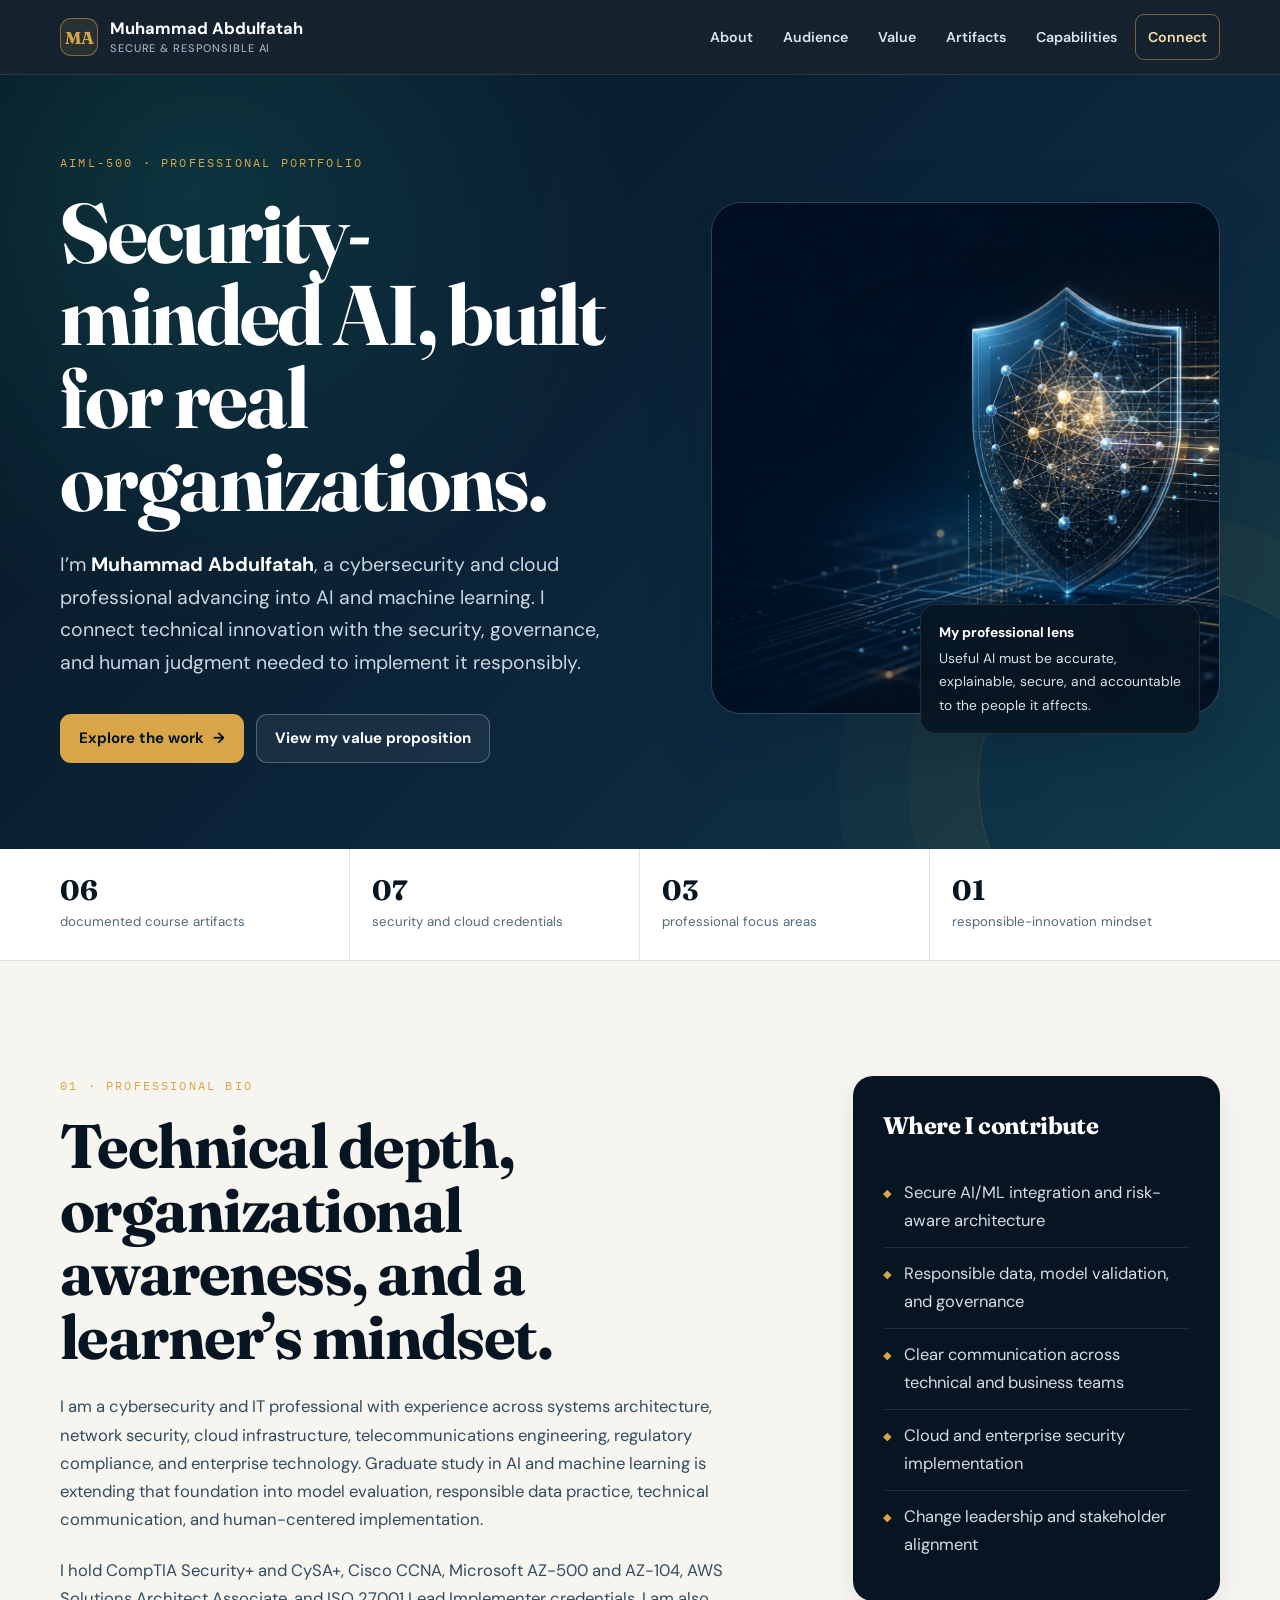
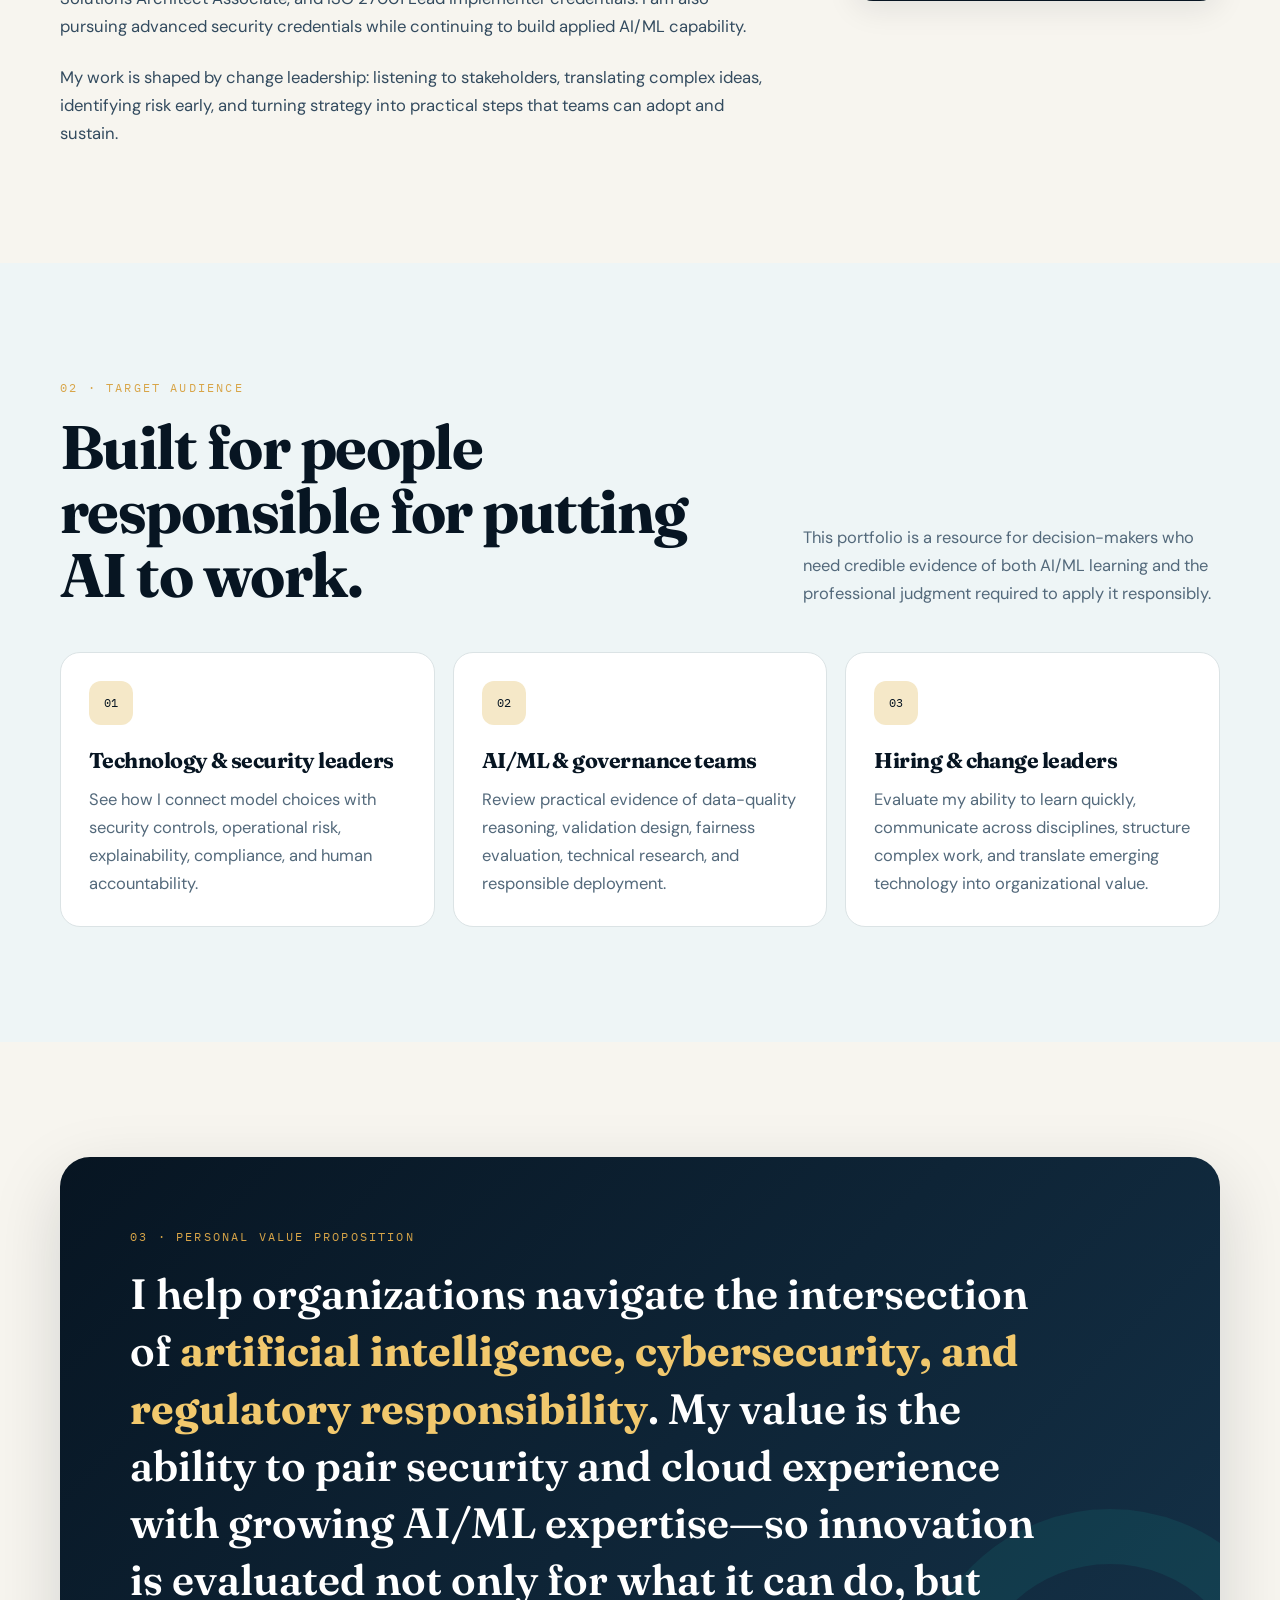
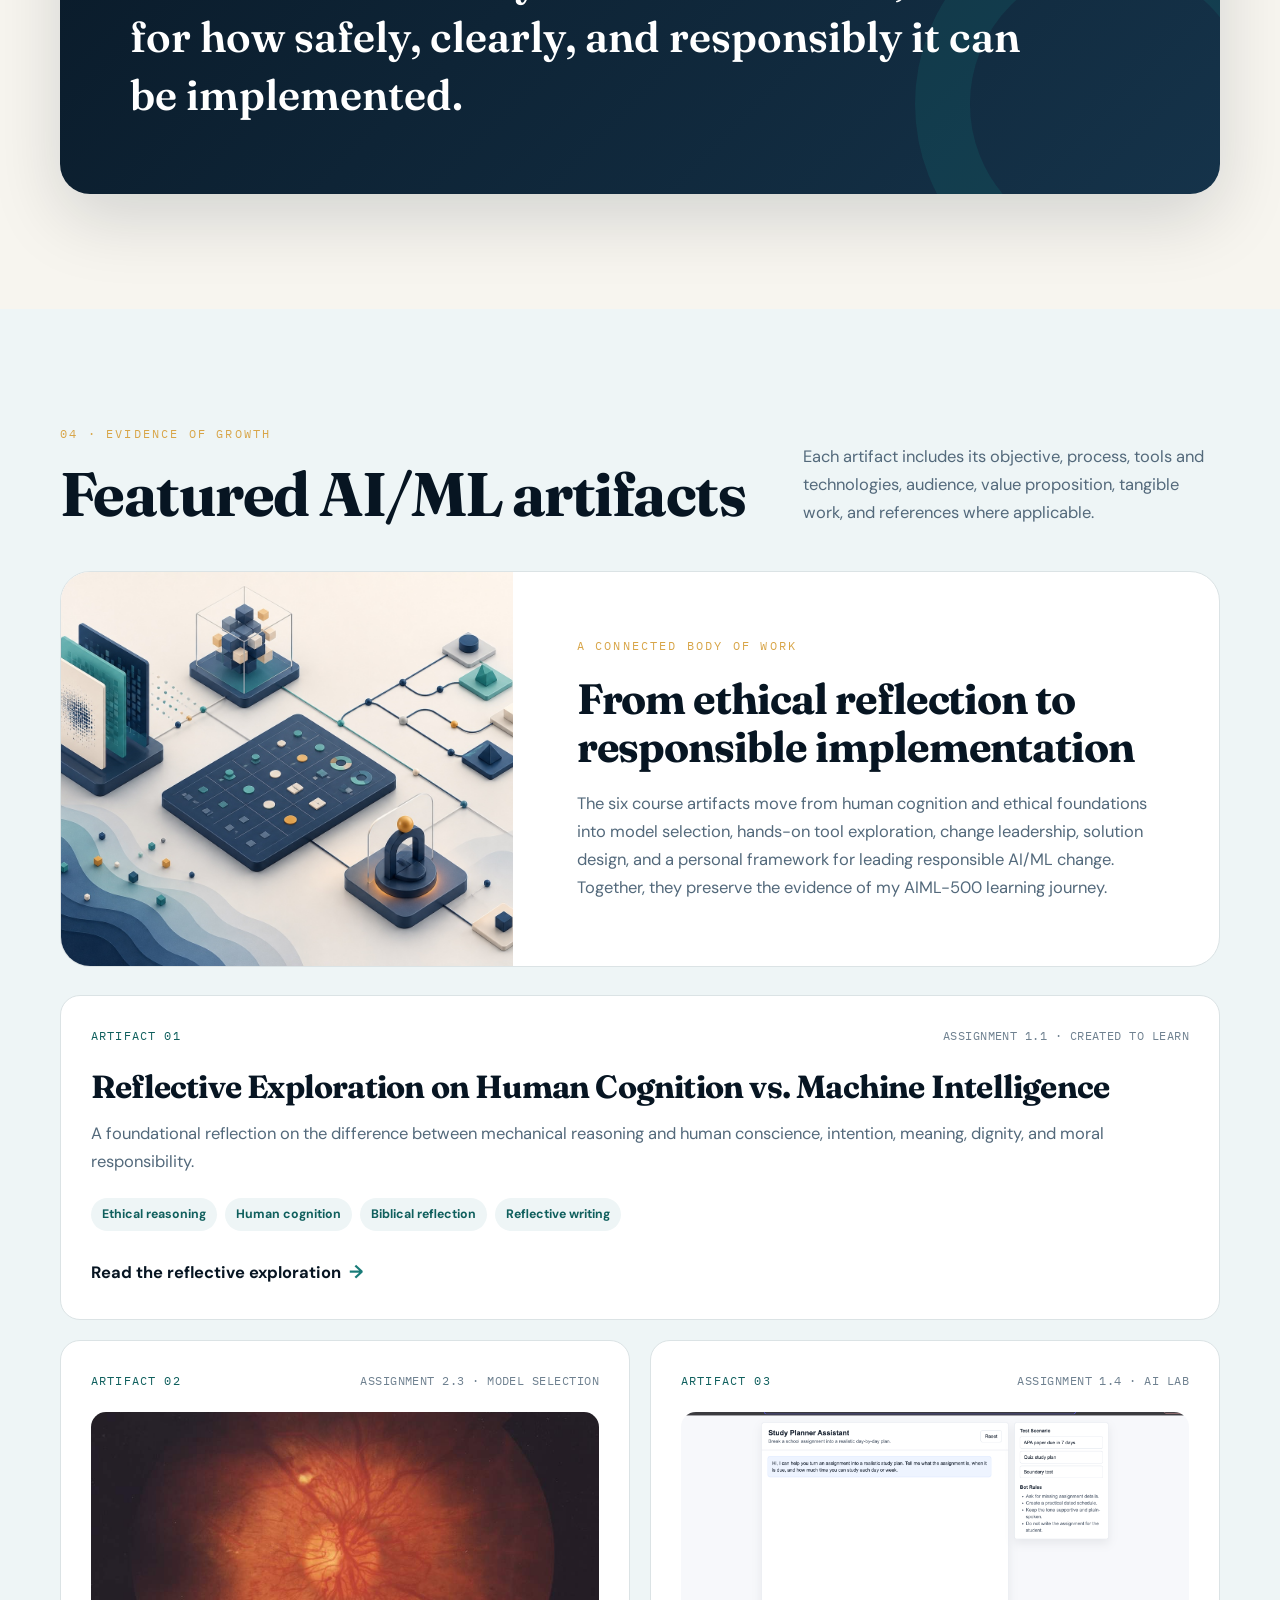
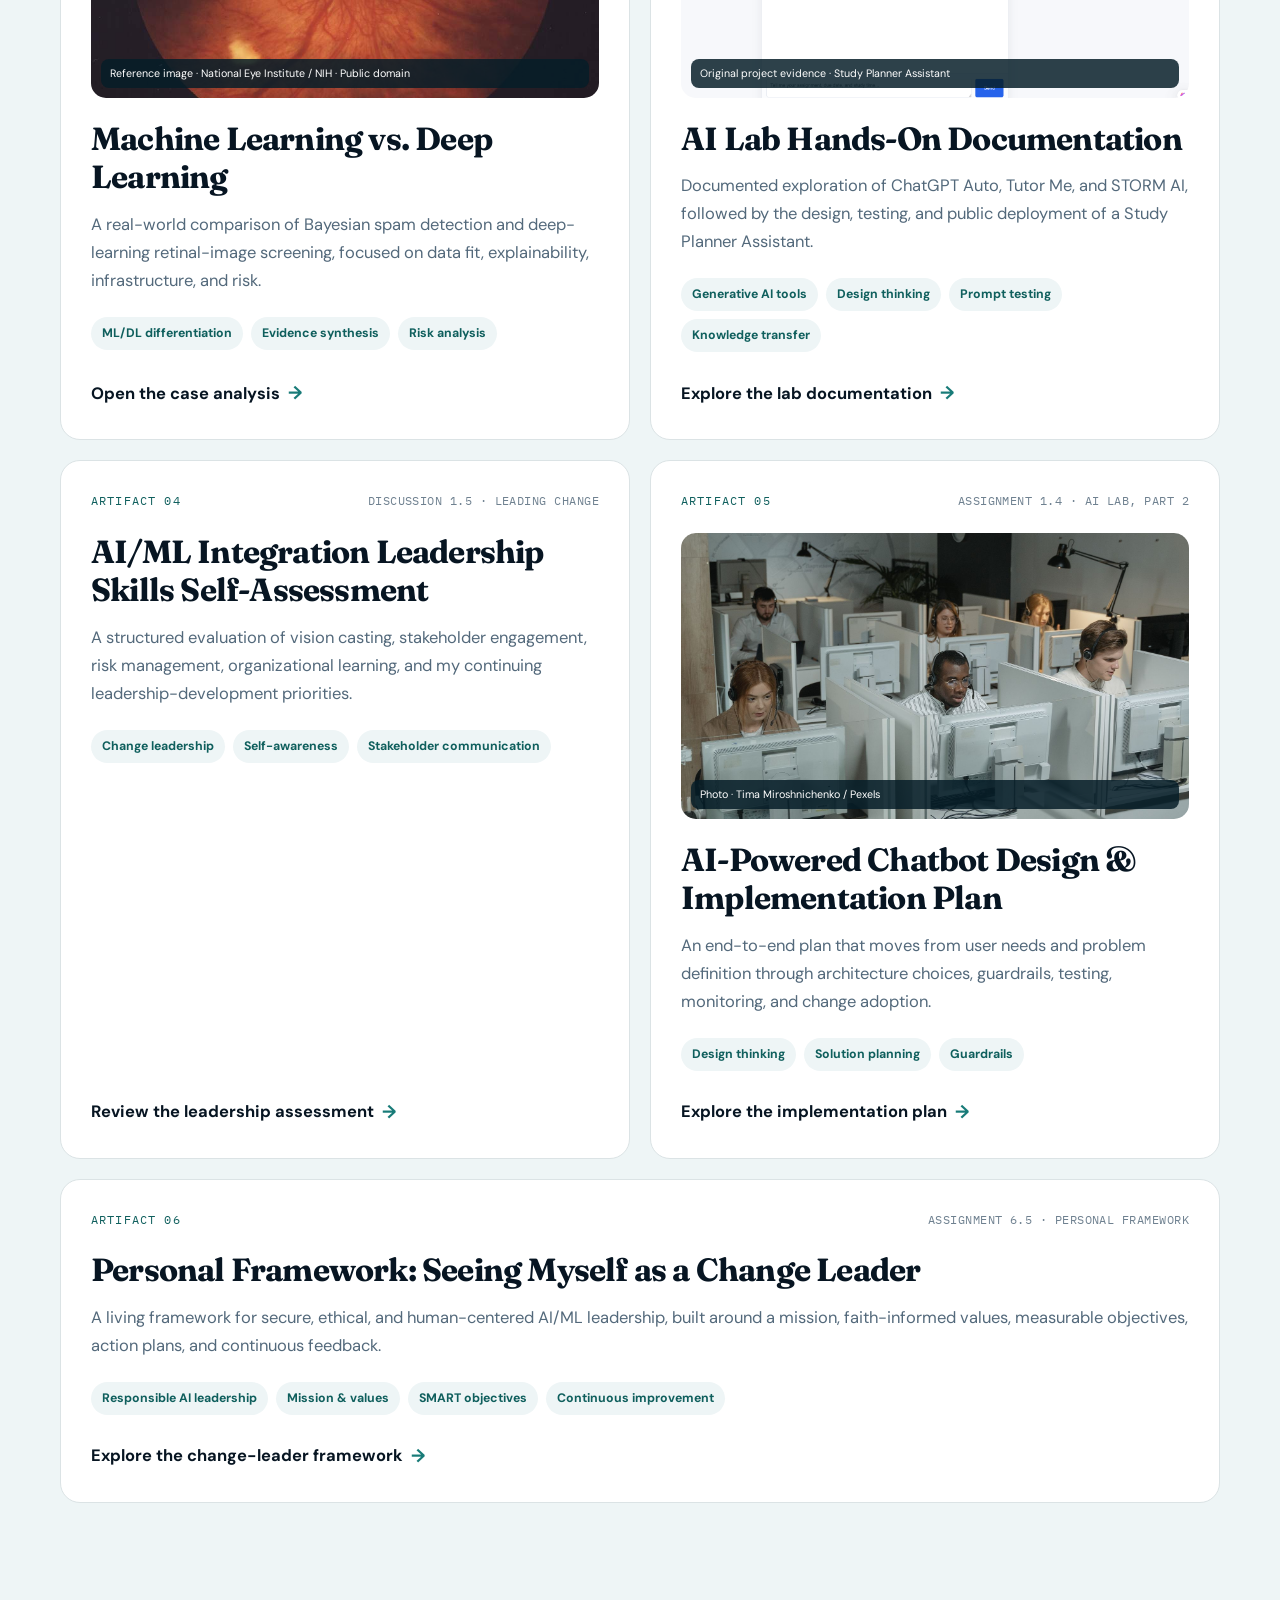
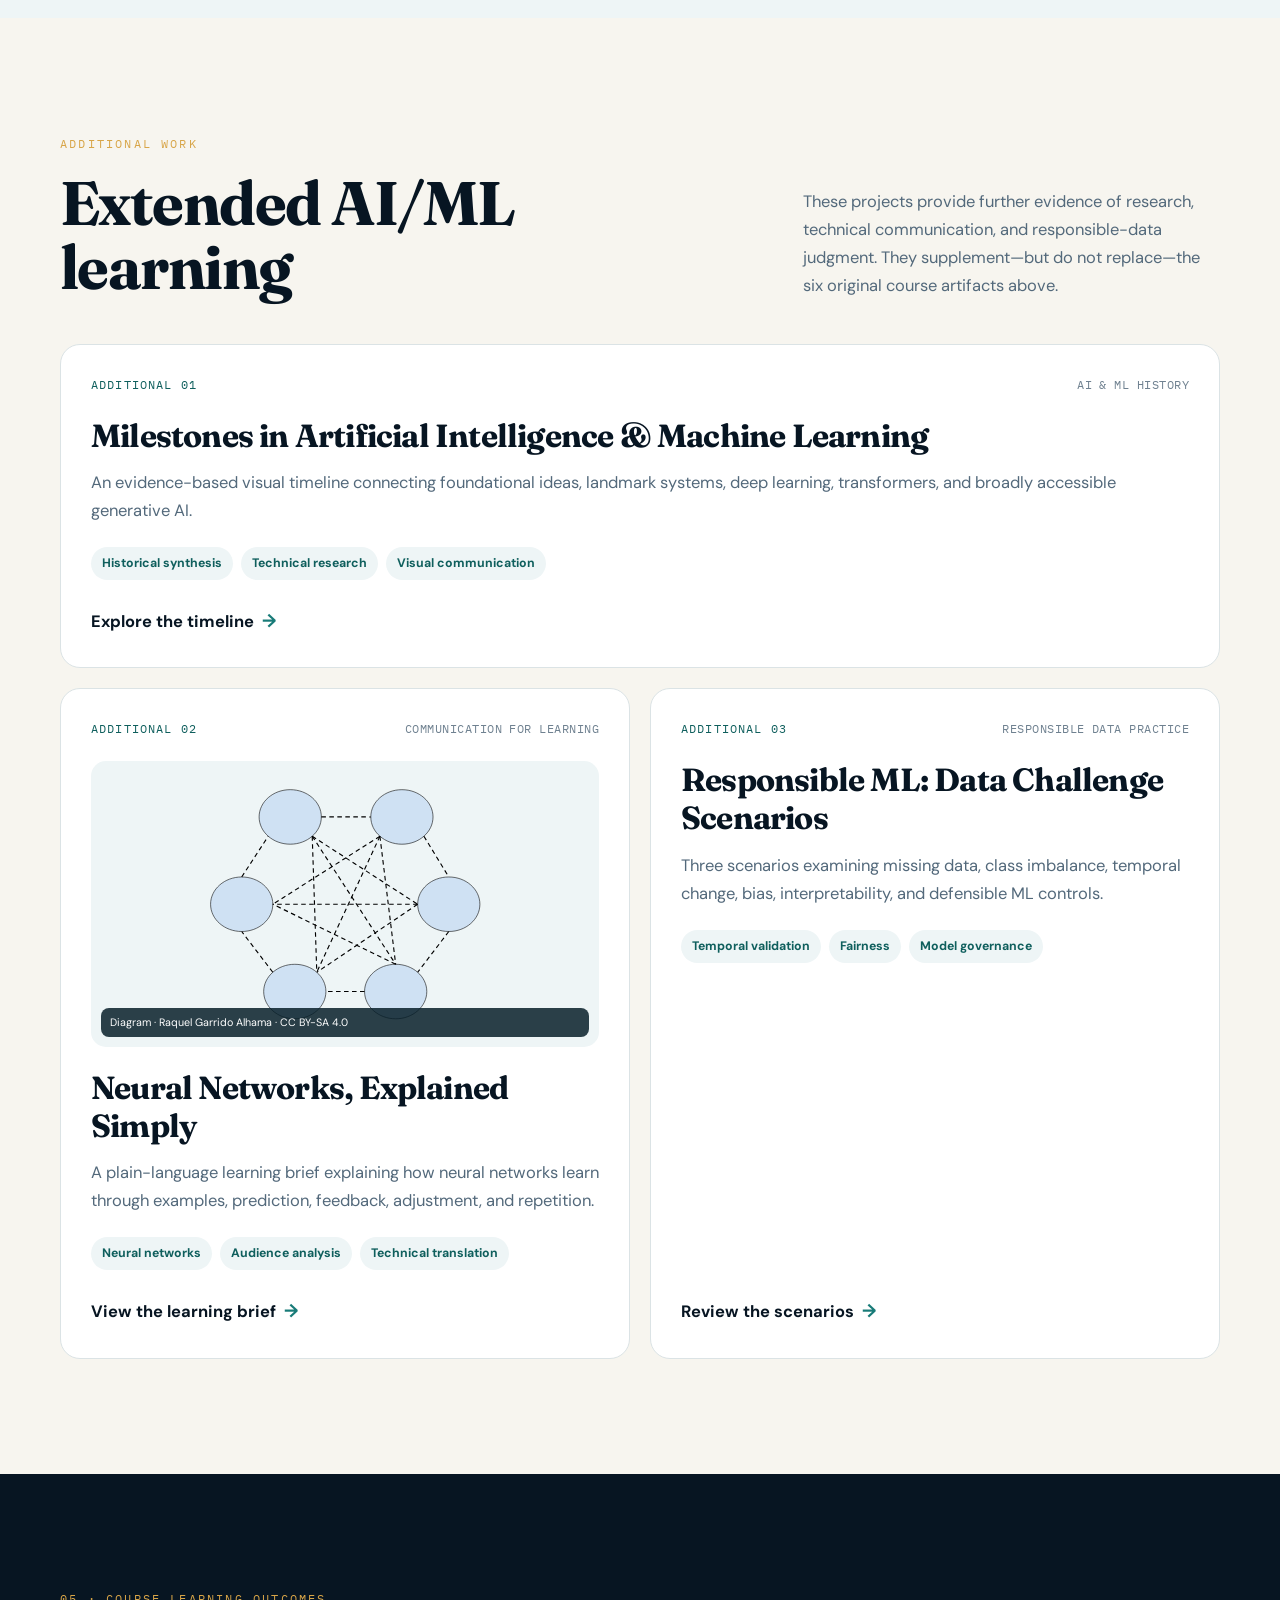
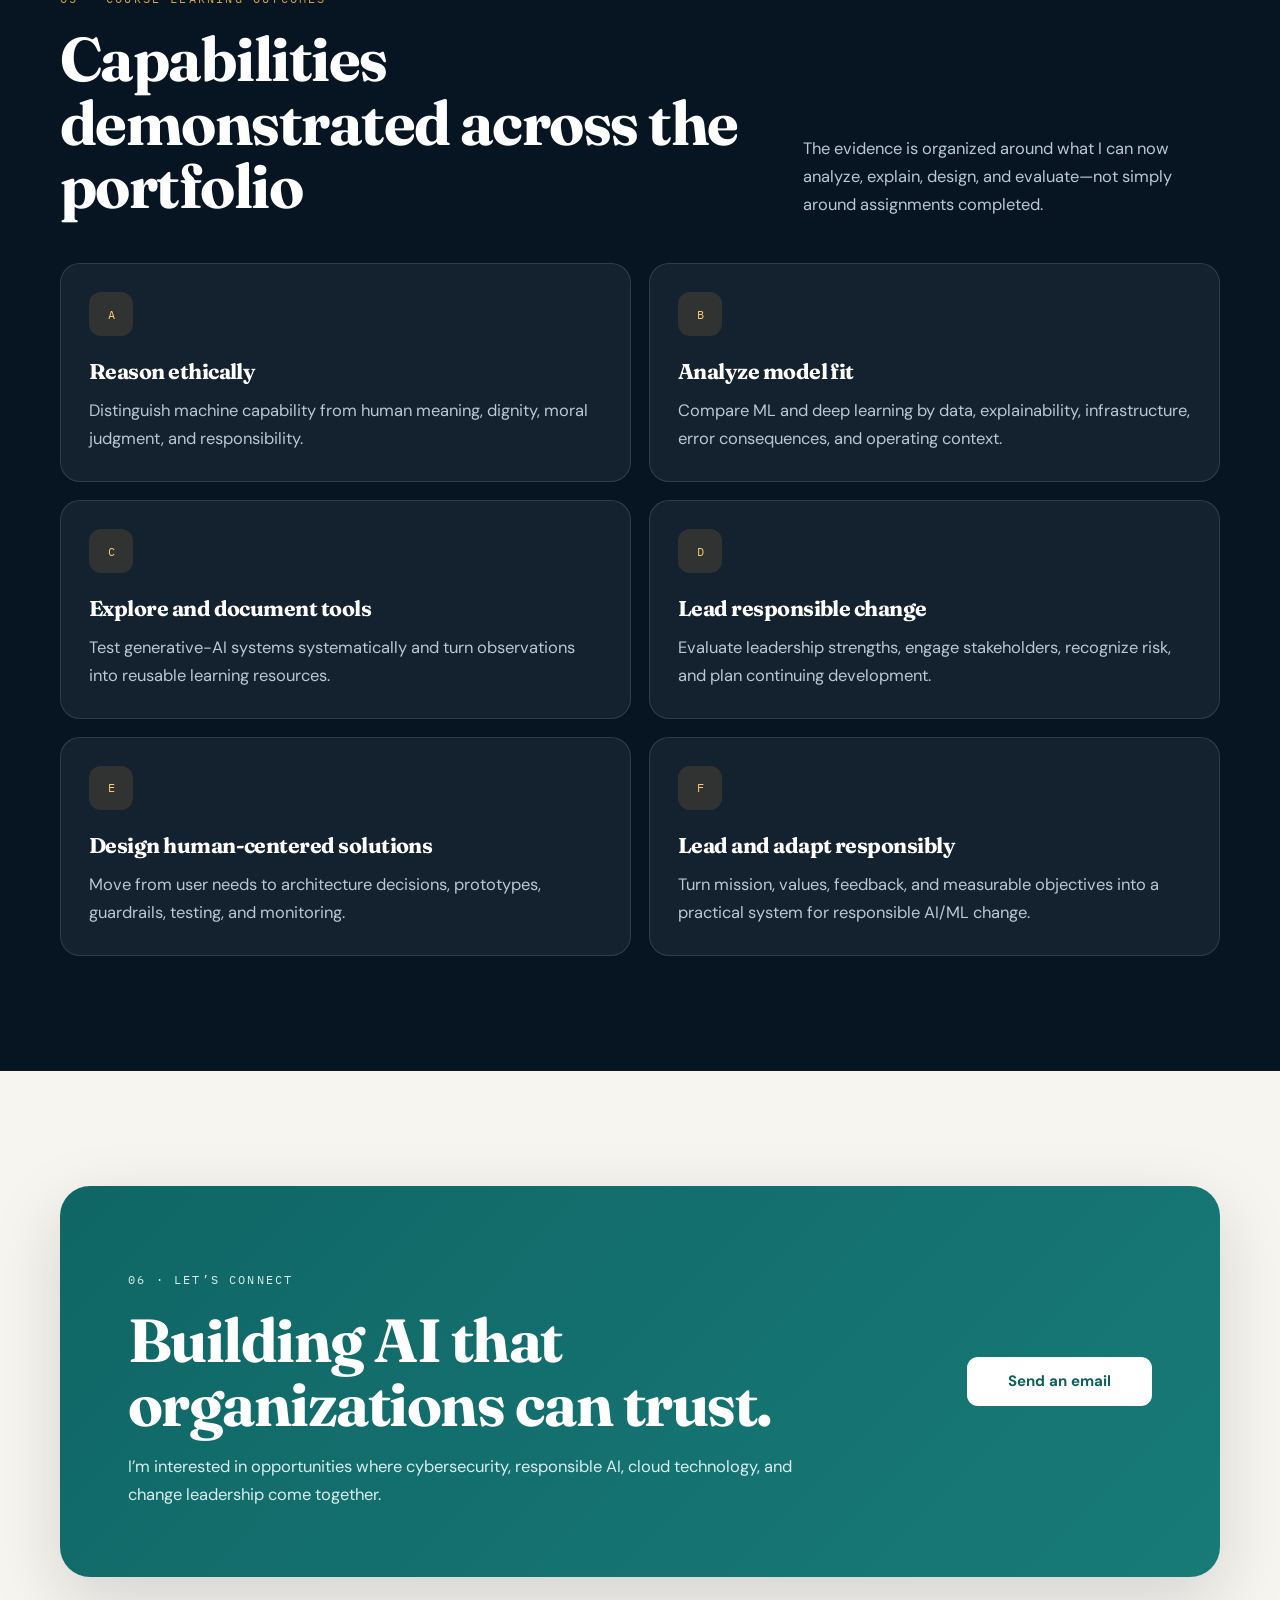
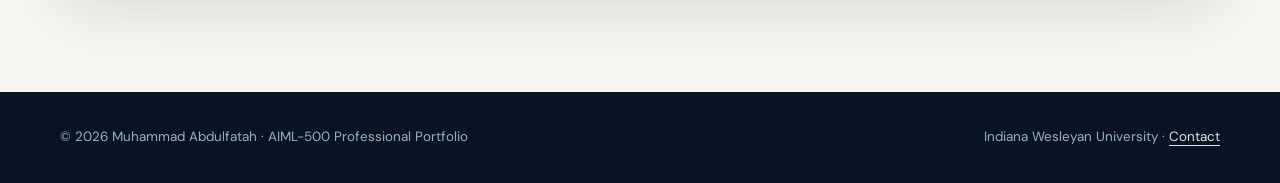
<file: index.html>
<!doctype html>
<html lang="en">
<head>
  <meta charset="utf-8">
  <meta name="viewport" content="width=device-width, initial-scale=1">
  <meta name="description" content="Muhammad Abdulfatah's professional portfolio at the intersection of cybersecurity, responsible AI, and machine learning.">
  <meta name="theme-color" content="#071522">
  <title>Muhammad Abdulfatah | Secure &amp; Responsible AI Portfolio</title>
  <link rel="stylesheet" href="styles.css">
  <script src="script.js" defer></script>
</head>
<body>
  <a class="skip-link" href="#main-content">Skip to main content</a>

  <header class="site-header">
    <div class="container nav-shell">
      <a class="brand" href="index.html" aria-label="Muhammad Abdulfatah portfolio home">
        <span class="brand-mark" aria-hidden="true">MA</span>
        <span>Muhammad Abdulfatah<small>Secure &amp; Responsible AI</small></span>
      </a>
      <button class="nav-toggle" type="button" aria-expanded="false" aria-controls="main-navigation" aria-label="Open navigation">
        <span aria-hidden="true"></span>
      </button>
      <nav aria-label="Main navigation">
        <ul class="nav-list" id="main-navigation" data-open="false">
          <li><a href="#about">About</a></li>
          <li><a href="#audience">Audience</a></li>
          <li><a href="#value">Value</a></li>
          <li><a href="#artifacts">Artifacts</a></li>
          <li><a href="#capabilities">Capabilities</a></li>
          <li><a class="nav-cta" href="#contact">Connect</a></li>
        </ul>
      </nav>
    </div>
  </header>

  <main id="main-content">
    <section class="hero" aria-labelledby="hero-title">
      <div class="container hero-grid">
        <div>
          <p class="eyebrow">AIML-500 · Professional Portfolio</p>
          <h1 id="hero-title">Security-minded AI, built for real organizations.</h1>
          <p class="hero-lead">I’m <strong>Muhammad Abdulfatah</strong>, a cybersecurity and cloud professional advancing into AI and machine learning. I connect technical innovation with the security, governance, and human judgment needed to implement it responsibly.</p>
          <div class="hero-actions">
            <a class="button button-primary" href="#artifacts">Explore the work <span aria-hidden="true">→</span></a>
            <a class="button button-secondary" href="#value">View my value proposition</a>
          </div>
        </div>
        <div class="hero-visual">
          <img src="assets/images/secure-ai-hero.jpg" alt="Abstract neural network protected by a shield, representing secure artificial intelligence" width="1536" height="1024" fetchpriority="high">
          <div class="hero-note"><strong>My professional lens</strong>Useful AI must be accurate, explainable, secure, and accountable to the people it affects.</div>
        </div>
      </div>
    </section>

    <div class="proof-strip" aria-label="Portfolio highlights">
      <div class="container proof-grid">
        <div class="proof-item"><span class="proof-number">06</span><span class="proof-label">documented course artifacts</span></div>
        <div class="proof-item"><span class="proof-number">07</span><span class="proof-label">security and cloud credentials</span></div>
        <div class="proof-item"><span class="proof-number">03</span><span class="proof-label">professional focus areas</span></div>
        <div class="proof-item"><span class="proof-number">01</span><span class="proof-label">responsible-innovation mindset</span></div>
      </div>
    </div>

    <section class="section" id="about" aria-labelledby="about-heading">
      <div class="container intro-grid">
        <div class="intro-copy">
          <p class="eyebrow">01 · Professional bio</p>
          <h2 id="about-heading">Technical depth, organizational awareness, and a learner’s mindset.</h2>
          <p>I am a cybersecurity and IT professional with experience across systems architecture, network security, cloud infrastructure, telecommunications engineering, regulatory compliance, and enterprise technology. Graduate study in AI and machine learning is extending that foundation into model evaluation, responsible data practice, technical communication, and human-centered implementation.</p>
          <p>I hold CompTIA Security+ and CySA+, Cisco CCNA, Microsoft AZ-500 and AZ-104, AWS Solutions Architect Associate, and ISO 27001 Lead Implementer credentials. I am also pursuing advanced security credentials while continuing to build applied AI/ML capability.</p>
          <p>My work is shaped by change leadership: listening to stakeholders, translating complex ideas, identifying risk early, and turning strategy into practical steps that teams can adopt and sustain.</p>
        </div>
        <aside class="focus-card" aria-labelledby="focus-heading">
          <h3 id="focus-heading">Where I contribute</h3>
          <ul class="focus-list">
            <li>Secure AI/ML integration and risk-aware architecture</li>
            <li>Responsible data, model validation, and governance</li>
            <li>Clear communication across technical and business teams</li>
            <li>Cloud and enterprise security implementation</li>
            <li>Change leadership and stakeholder alignment</li>
          </ul>
        </aside>
      </div>
    </section>

    <section class="section section-band" id="audience" aria-labelledby="audience-heading">
      <div class="container">
        <div class="section-heading">
          <div>
            <p class="eyebrow">02 · Target audience</p>
            <h2 id="audience-heading">Built for people responsible for putting AI to work.</h2>
          </div>
          <p>This portfolio is a resource for decision-makers who need credible evidence of both AI/ML learning and the professional judgment required to apply it responsibly.</p>
        </div>
        <div class="audience-grid">
          <article class="audience-card">
            <span class="card-icon" aria-hidden="true">01</span>
            <h3>Technology &amp; security leaders</h3>
            <p>See how I connect model choices with security controls, operational risk, explainability, compliance, and human accountability.</p>
          </article>
          <article class="audience-card">
            <span class="card-icon" aria-hidden="true">02</span>
            <h3>AI/ML &amp; governance teams</h3>
            <p>Review practical evidence of data-quality reasoning, validation design, fairness evaluation, technical research, and responsible deployment.</p>
          </article>
          <article class="audience-card">
            <span class="card-icon" aria-hidden="true">03</span>
            <h3>Hiring &amp; change leaders</h3>
            <p>Evaluate my ability to learn quickly, communicate across disciplines, structure complex work, and translate emerging technology into organizational value.</p>
          </article>
        </div>
      </div>
    </section>

    <section class="section" id="value" aria-labelledby="value-heading">
      <div class="container value-card">
        <p class="eyebrow">03 · Personal value proposition</p>
        <blockquote id="value-heading">I help organizations navigate the intersection of <strong>artificial intelligence, cybersecurity, and regulatory responsibility</strong>. My value is the ability to pair security and cloud experience with growing AI/ML expertise—so innovation is evaluated not only for what it can do, but for how safely, clearly, and responsibly it can be implemented.</blockquote>
      </div>
    </section>

    <section class="section section-band" id="artifacts" aria-labelledby="artifacts-heading">
      <div class="container">
        <div class="section-heading">
          <div>
            <p class="eyebrow">04 · Evidence of growth</p>
            <h2 id="artifacts-heading">Featured AI/ML artifacts</h2>
          </div>
          <p>Each artifact includes its objective, process, tools and technologies, audience, value proposition, tangible work, and references where applicable.</p>
        </div>

        <div class="work-intro">
          <img src="assets/images/responsible-ml-workflow.jpg" alt="Abstract model-evaluation workflow with data layers, decision paths, and a human oversight checkpoint" width="1536" height="1024" loading="lazy">
          <div class="work-intro-copy">
            <p class="eyebrow">A connected body of work</p>
            <h3>From ethical reflection to responsible implementation</h3>
            <p>The six course artifacts move from human cognition and ethical foundations into model selection, hands-on tool exploration, change leadership, solution design, and a personal framework for leading responsible AI/ML change. Together, they preserve the evidence of my AIML-500 learning journey.</p>
          </div>
        </div>

        <div class="artifact-grid">
          <article class="project-card">
            <div class="project-topline"><span class="project-number">Artifact 01</span><span class="project-course">Assignment 1.1 · Created to Learn</span></div>
            <h3>Reflective Exploration on Human Cognition vs. Machine Intelligence</h3>
            <p>A foundational reflection on the difference between mechanical reasoning and human conscience, intention, meaning, dignity, and moral responsibility.</p>
            <ul class="tag-list" aria-label="Skills demonstrated"><li>Ethical reasoning</li><li>Human cognition</li><li>Biblical reflection</li><li>Reflective writing</li></ul>
            <a class="project-link" href="artifact-1-human-cognition.html">Read the reflective exploration</a>
          </article>

          <article class="project-card">
            <div class="project-topline"><span class="project-number">Artifact 02</span><span class="project-course">Assignment 2.3 · Model selection</span></div>
            <figure class="project-card-media">
              <img src="assets/images/retinal-fundus.jpg" alt="Clinical retinal fundus image showing signs of proliferative diabetic retinopathy" width="1000" height="655" loading="lazy">
              <figcaption>Reference image · National Eye Institute / NIH · Public domain</figcaption>
            </figure>
            <h3>Machine Learning vs. Deep Learning</h3>
            <p>A real-world comparison of Bayesian spam detection and deep-learning retinal-image screening, focused on data fit, explainability, infrastructure, and risk.</p>
            <ul class="tag-list" aria-label="Skills demonstrated"><li>ML/DL differentiation</li><li>Evidence synthesis</li><li>Risk analysis</li></ul>
            <a class="project-link" href="artifact-2-ml-deep-learning.html">Open the case analysis</a>
          </article>

          <article class="project-card">
            <div class="project-topline"><span class="project-number">Artifact 03</span><span class="project-course">Assignment 1.4 · AI Lab</span></div>
            <figure class="project-card-media">
              <img src="assets/images/study-planner-assistant.png" alt="Study Planner Assistant interface created and tested during the AI Lab" width="3456" height="2060" loading="lazy">
              <figcaption>Original project evidence · Study Planner Assistant</figcaption>
            </figure>
            <h3>AI Lab Hands-On Documentation</h3>
            <p>Documented exploration of ChatGPT Auto, Tutor Me, and STORM AI, followed by the design, testing, and public deployment of a Study Planner Assistant.</p>
            <ul class="tag-list" aria-label="Skills demonstrated"><li>Generative AI tools</li><li>Design thinking</li><li>Prompt testing</li><li>Knowledge transfer</li></ul>
            <a class="project-link" href="artifact-3-ai-lab-documentation.html">Explore the lab documentation</a>
          </article>

          <article class="project-card">
            <div class="project-topline"><span class="project-number">Artifact 04</span><span class="project-course">Discussion 1.5 · Leading Change</span></div>
            <h3>AI/ML Integration Leadership Skills Self-Assessment</h3>
            <p>A structured evaluation of vision casting, stakeholder engagement, risk management, organizational learning, and my continuing leadership-development priorities.</p>
            <ul class="tag-list" aria-label="Skills demonstrated"><li>Change leadership</li><li>Self-awareness</li><li>Stakeholder communication</li></ul>
            <a class="project-link" href="artifact-4-leadership-assessment.html">Review the leadership assessment</a>
          </article>

          <article class="project-card">
            <div class="project-topline"><span class="project-number">Artifact 05</span><span class="project-course">Assignment 1.4 · AI Lab, Part 2</span></div>
            <figure class="project-card-media">
              <img src="assets/images/customer-support-team.jpg" alt="Customer-support professionals collaborating at their workstations" width="1600" height="1067" loading="lazy">
              <figcaption>Photo · Tima Miroshnichenko / Pexels</figcaption>
            </figure>
            <h3>AI-Powered Chatbot Design &amp; Implementation Plan</h3>
            <p>An end-to-end plan that moves from user needs and problem definition through architecture choices, guardrails, testing, monitoring, and change adoption.</p>
            <ul class="tag-list" aria-label="Skills demonstrated"><li>Design thinking</li><li>Solution planning</li><li>Guardrails</li></ul>
            <a class="project-link" href="artifact-5-chatbot-plan.html">Explore the implementation plan</a>
          </article>

          <article class="project-card project-card-wide">
            <div class="project-topline"><span class="project-number">Artifact 06</span><span class="project-course">Assignment 6.5 · Personal Framework</span></div>
            <h3>Personal Framework: Seeing Myself as a Change Leader</h3>
            <p>A living framework for secure, ethical, and human-centered AI/ML leadership, built around a mission, faith-informed values, measurable objectives, action plans, and continuous feedback.</p>
            <ul class="tag-list" aria-label="Skills demonstrated"><li>Responsible AI leadership</li><li>Mission &amp; values</li><li>SMART objectives</li><li>Continuous improvement</li></ul>
            <a class="project-link" href="artifact-6-change-leader-framework.html">Explore the change-leader framework</a>
          </article>
        </div>
      </div>
    </section>

    <section class="section" id="additional-work" aria-labelledby="additional-heading">
      <div class="container">
        <div class="section-heading">
          <div>
            <p class="eyebrow">Additional work</p>
            <h2 id="additional-heading">Extended AI/ML learning</h2>
          </div>
          <p>These projects provide further evidence of research, technical communication, and responsible-data judgment. They supplement—but do not replace—the six original course artifacts above.</p>
        </div>
        <div class="artifact-grid additional-grid">
          <article class="project-card">
            <div class="project-topline"><span class="project-number">Additional 01</span><span class="project-course">AI &amp; ML history</span></div>
            <h3>Milestones in Artificial Intelligence &amp; Machine Learning</h3>
            <p>An evidence-based visual timeline connecting foundational ideas, landmark systems, deep learning, transformers, and broadly accessible generative AI.</p>
            <ul class="tag-list" aria-label="Skills demonstrated"><li>Historical synthesis</li><li>Technical research</li><li>Visual communication</li></ul>
            <a class="project-link" href="additional-ai-ml-timeline.html">Explore the timeline</a>
          </article>
          <article class="project-card">
            <div class="project-topline"><span class="project-number">Additional 02</span><span class="project-course">Communication for learning</span></div>
            <figure class="project-card-media diagram"><img src="assets/images/neural-network-diagram.svg" alt="Diagram of a fully connected neural network with input, hidden, and output layers" width="700" height="600" loading="lazy"><figcaption>Diagram · Raquel Garrido Alhama · CC BY-SA 4.0</figcaption></figure>
            <h3>Neural Networks, Explained Simply</h3>
            <p>A plain-language learning brief explaining how neural networks learn through examples, prediction, feedback, adjustment, and repetition.</p>
            <ul class="tag-list" aria-label="Skills demonstrated"><li>Neural networks</li><li>Audience analysis</li><li>Technical translation</li></ul>
            <a class="project-link" href="additional-neural-networks.html">View the learning brief</a>
          </article>
          <article class="project-card">
            <div class="project-topline"><span class="project-number">Additional 03</span><span class="project-course">Responsible data practice</span></div>
            <h3>Responsible ML: Data Challenge Scenarios</h3>
            <p>Three scenarios examining missing data, class imbalance, temporal change, bias, interpretability, and defensible ML controls.</p>
            <ul class="tag-list" aria-label="Skills demonstrated"><li>Temporal validation</li><li>Fairness</li><li>Model governance</li></ul>
            <a class="project-link" href="additional-data-challenges.html">Review the scenarios</a>
          </article>
        </div>
      </div>
    </section>

    <section class="section section-dark" id="capabilities" aria-labelledby="capabilities-heading">
      <div class="container">
        <div class="section-heading">
          <div>
            <p class="eyebrow">05 · Course learning outcomes</p>
            <h2 id="capabilities-heading">Capabilities demonstrated across the portfolio</h2>
          </div>
          <p>The evidence is organized around what I can now analyze, explain, design, and evaluate—not simply around assignments completed.</p>
        </div>
        <div class="competency-grid">
          <article class="competency-card"><span class="card-icon" aria-hidden="true">A</span><h3>Reason ethically</h3><p>Distinguish machine capability from human meaning, dignity, moral judgment, and responsibility.</p></article>
          <article class="competency-card"><span class="card-icon" aria-hidden="true">B</span><h3>Analyze model fit</h3><p>Compare ML and deep learning by data, explainability, infrastructure, error consequences, and operating context.</p></article>
          <article class="competency-card"><span class="card-icon" aria-hidden="true">C</span><h3>Explore and document tools</h3><p>Test generative-AI systems systematically and turn observations into reusable learning resources.</p></article>
          <article class="competency-card"><span class="card-icon" aria-hidden="true">D</span><h3>Lead responsible change</h3><p>Evaluate leadership strengths, engage stakeholders, recognize risk, and plan continuing development.</p></article>
          <article class="competency-card"><span class="card-icon" aria-hidden="true">E</span><h3>Design human-centered solutions</h3><p>Move from user needs to architecture decisions, prototypes, guardrails, testing, and monitoring.</p></article>
          <article class="competency-card"><span class="card-icon" aria-hidden="true">F</span><h3>Lead and adapt responsibly</h3><p>Turn mission, values, feedback, and measurable objectives into a practical system for responsible AI/ML change.</p></article>
        </div>
      </div>
    </section>

    <section class="section" id="contact" aria-labelledby="contact-heading">
      <div class="container contact-card">
        <div>
          <p class="eyebrow">06 · Let’s connect</p>
          <h2 id="contact-heading">Building AI that organizations can trust.</h2>
          <p>I’m interested in opportunities where cybersecurity, responsible AI, cloud technology, and change leadership come together.</p>
        </div>
        <a class="button" href="mailto:muhammad.abdulfatah@myemail.indwes.edu">Send an email</a>
      </div>
    </section>
  </main>

  <footer class="site-footer">
    <div class="container footer-grid">
      <p>© 2026 Muhammad Abdulfatah · AIML-500 Professional Portfolio</p>
      <p>Indiana Wesleyan University · <a href="mailto:muhammad.abdulfatah@myemail.indwes.edu">Contact</a></p>
    </div>
  </footer>
</body>
</html>
</file>
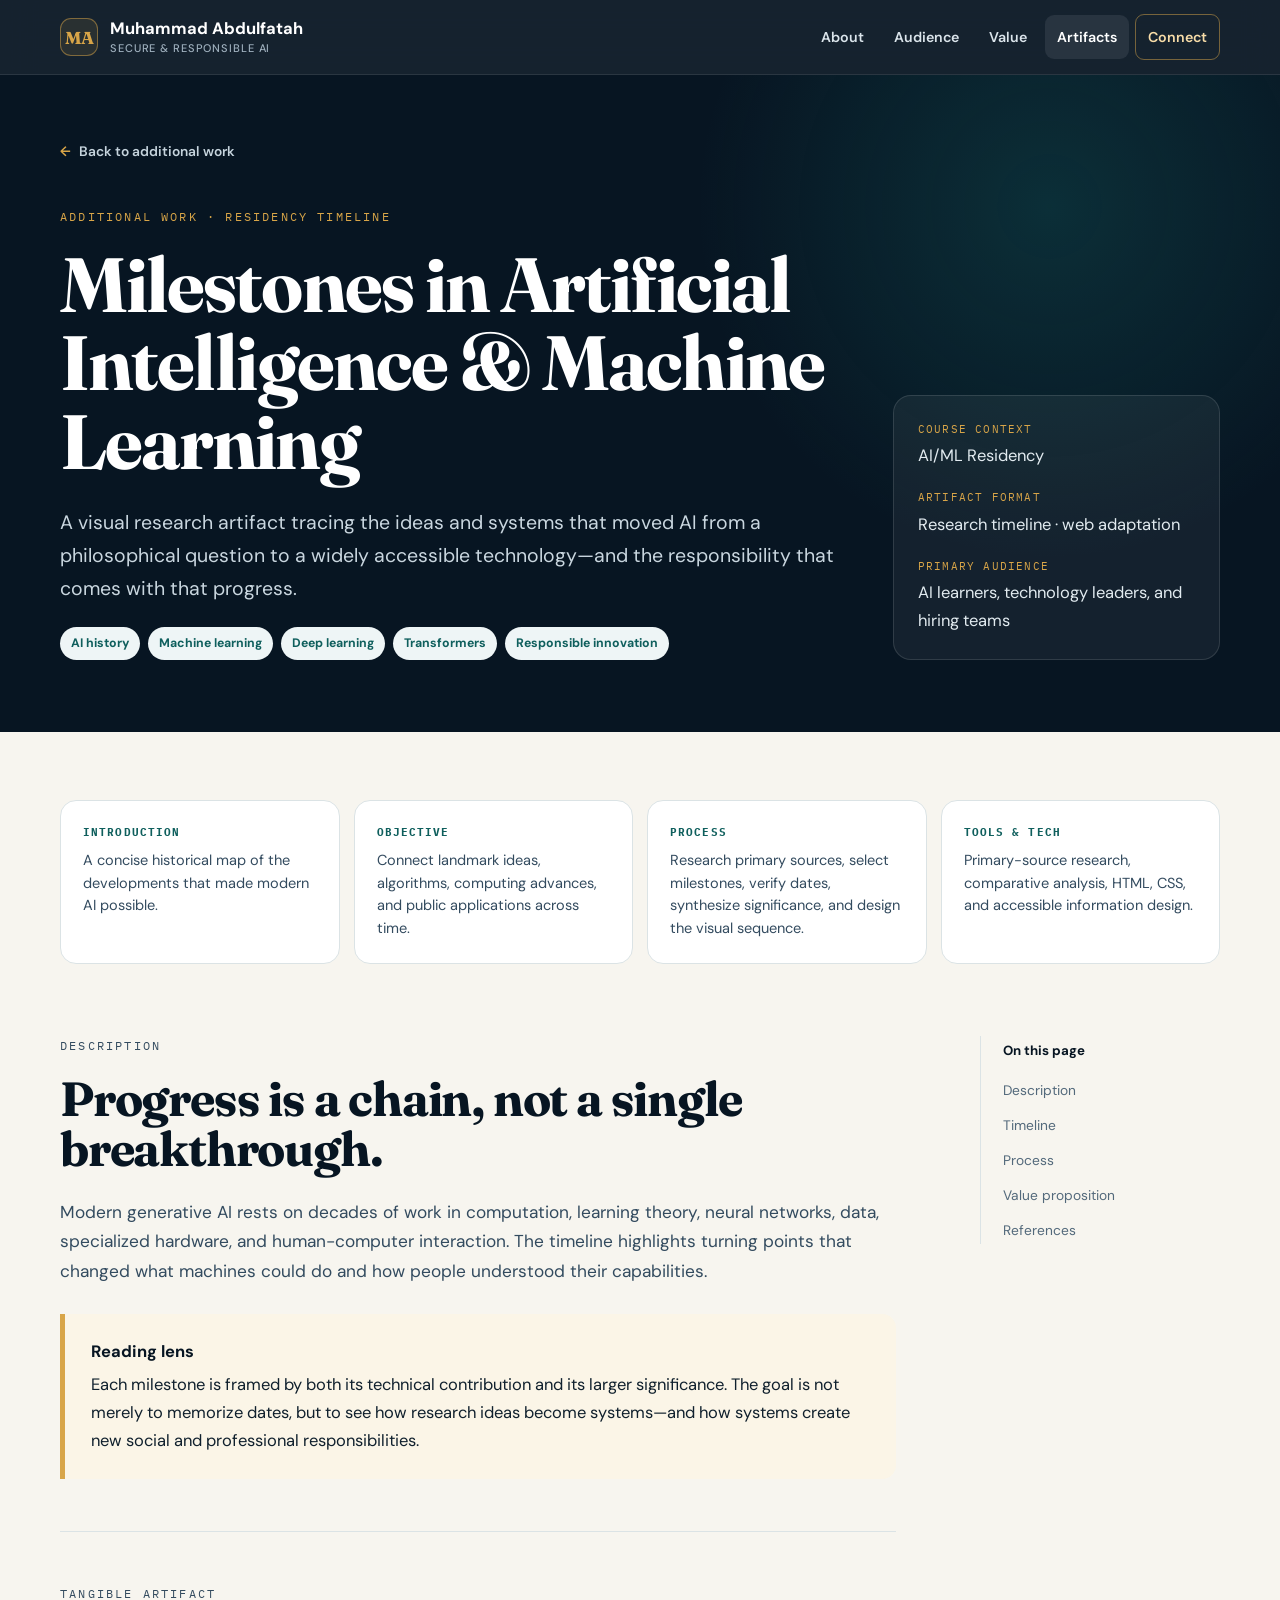
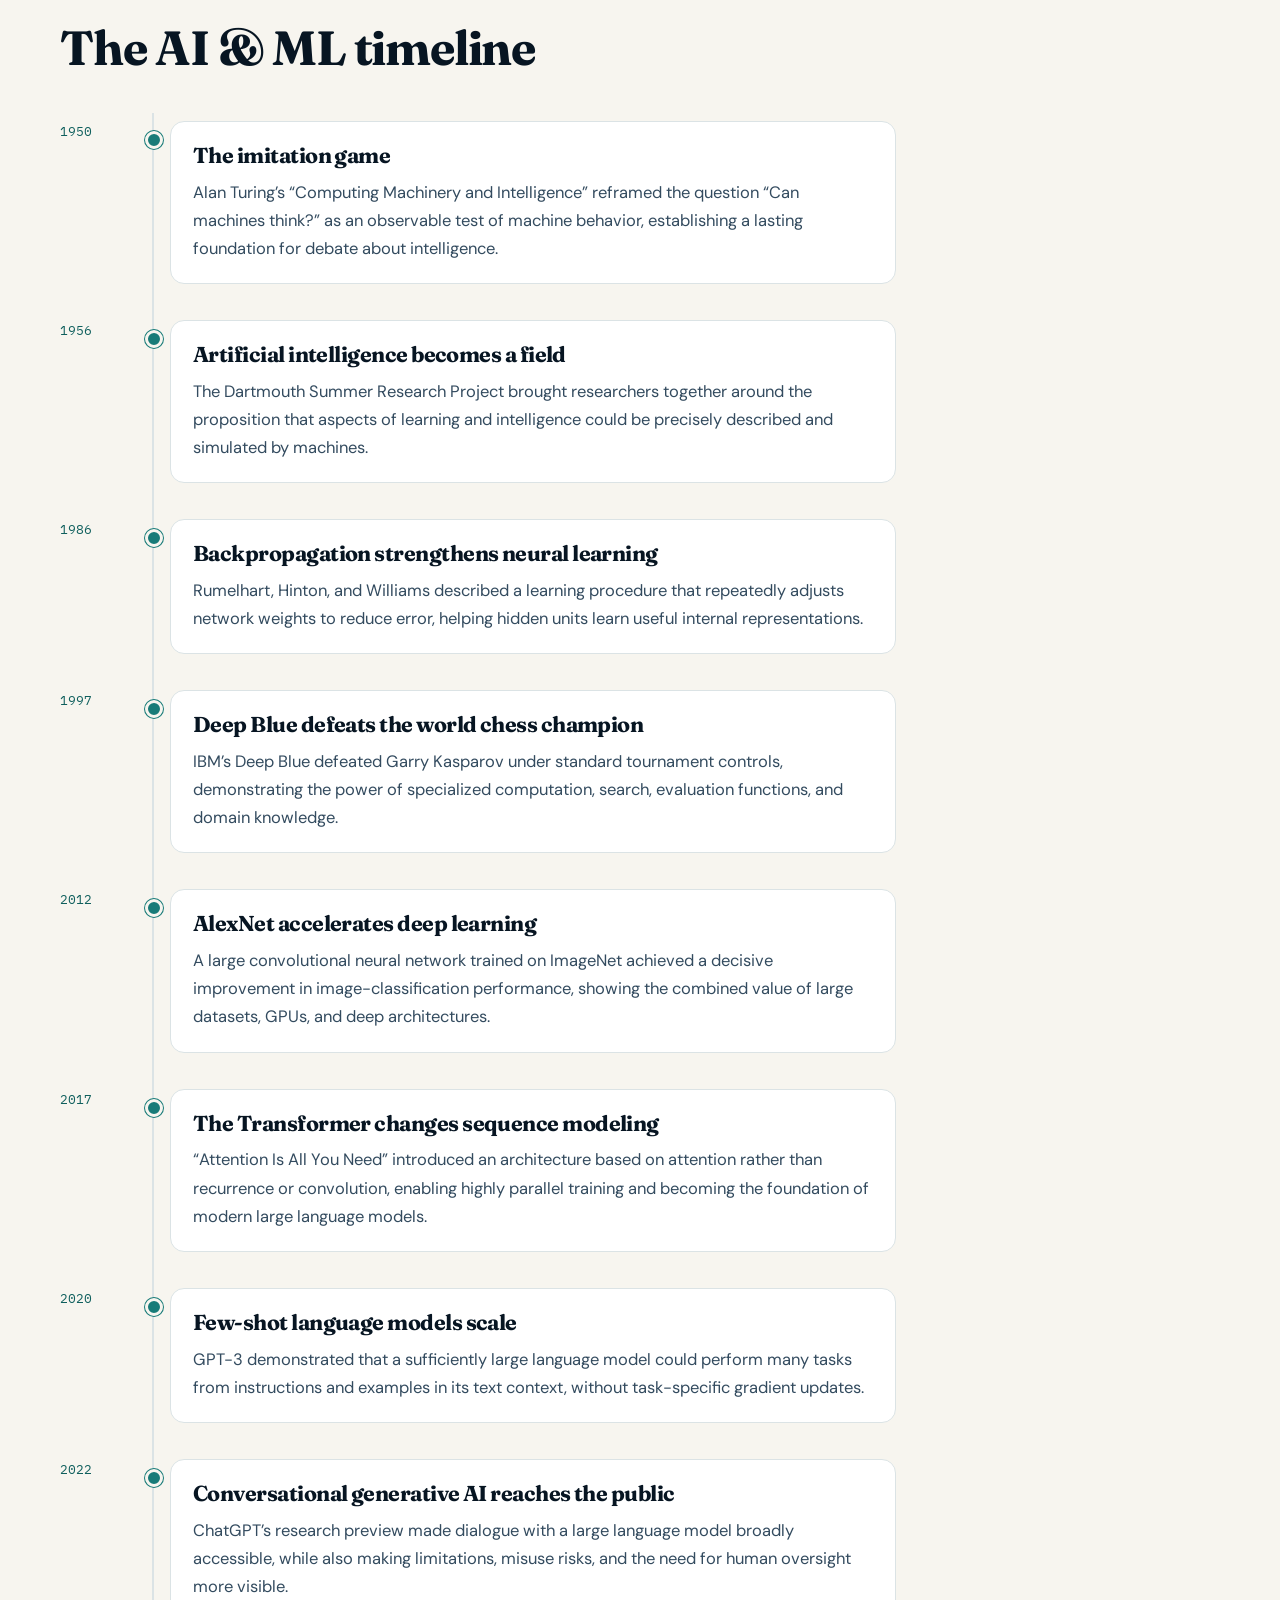
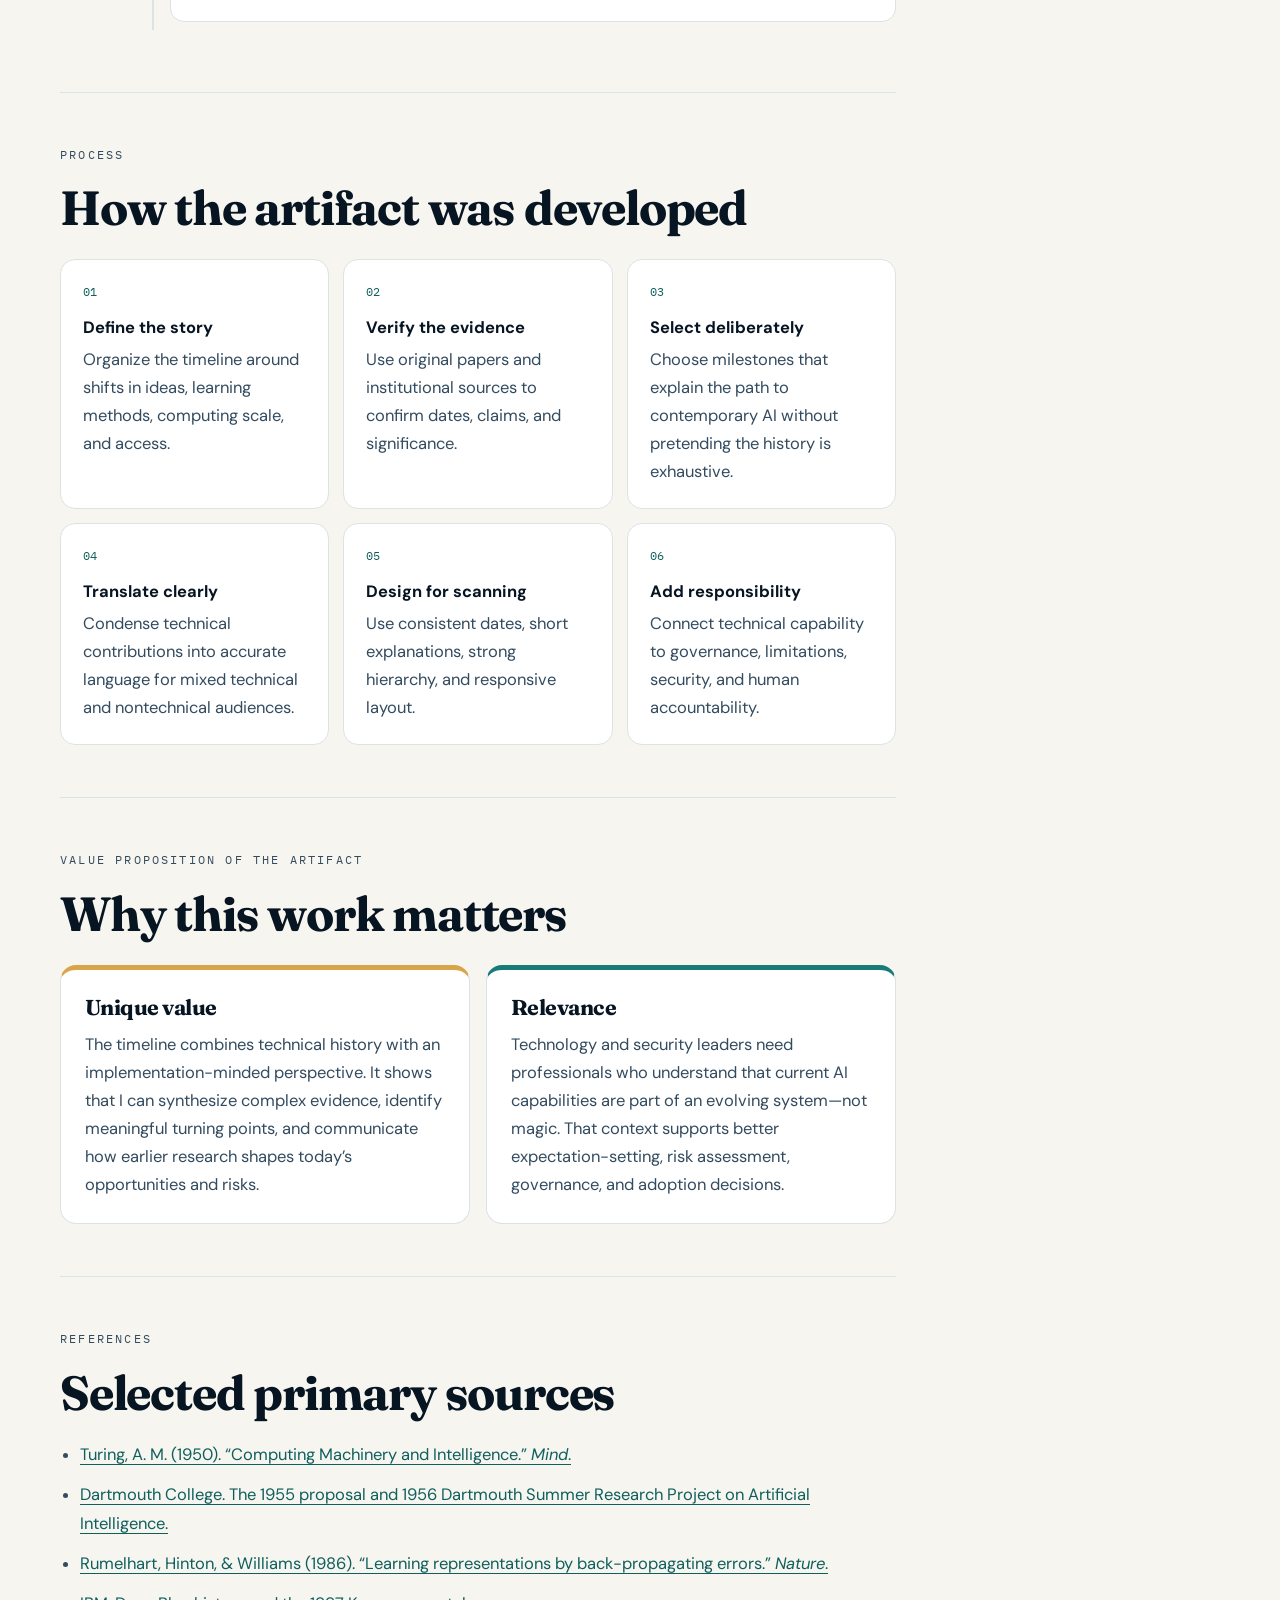
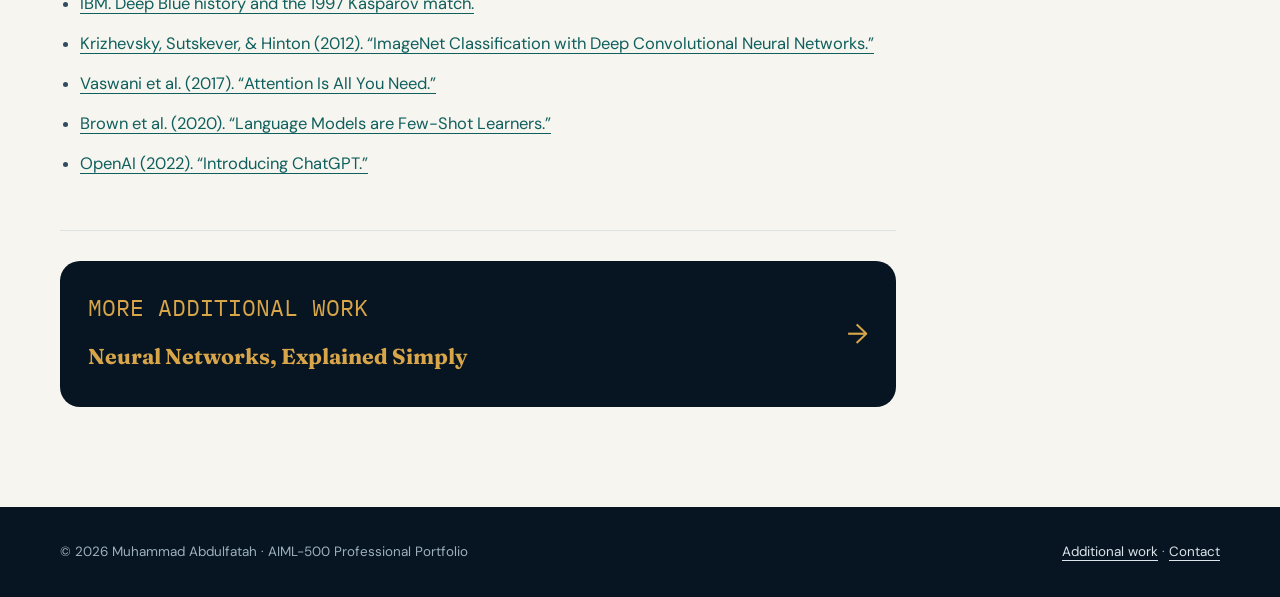
<file: additional-ai-ml-timeline.html>
<!doctype html>
<html lang="en">
<head>
  <meta charset="utf-8">
  <meta name="viewport" content="width=device-width, initial-scale=1">
  <meta name="description" content="An evidence-based timeline of major milestones in artificial intelligence and machine learning by Muhammad Abdulfatah.">
  <meta name="theme-color" content="#071522">
  <title>AI &amp; ML Timeline | Muhammad Abdulfatah</title>
  <link rel="stylesheet" href="styles.css">
  <script src="script.js" defer></script>
</head>
<body>
  <a class="skip-link" href="#artifact-content">Skip to artifact</a>
  <header class="site-header">
    <div class="container nav-shell">
      <a class="brand" href="index.html"><span class="brand-mark" aria-hidden="true">MA</span><span>Muhammad Abdulfatah<small>Secure &amp; Responsible AI</small></span></a>
      <button class="nav-toggle" type="button" aria-expanded="false" aria-controls="main-navigation" aria-label="Open navigation"><span aria-hidden="true"></span></button>
      <nav aria-label="Main navigation"><ul class="nav-list" id="main-navigation" data-open="false"><li><a href="index.html#about">About</a></li><li><a href="index.html#audience">Audience</a></li><li><a href="index.html#value">Value</a></li><li><a aria-current="page" href="index.html#artifacts">Artifacts</a></li><li><a class="nav-cta" href="index.html#contact">Connect</a></li></ul></nav>
    </div>
  </header>

  <main id="artifact-content">
    <header class="detail-hero">
      <div class="container">
        <a class="breadcrumb" href="index.html#additional-work">Back to additional work</a>
        <div class="detail-hero-grid">
          <div>
            <p class="eyebrow">Additional work · Residency timeline</p>
            <h1>Milestones in Artificial Intelligence &amp; Machine Learning</h1>
            <p class="hero-lead">A visual research artifact tracing the ideas and systems that moved AI from a philosophical question to a widely accessible technology—and the responsibility that comes with that progress.</p>
            <ul class="pill-list" aria-label="Topics"><li>AI history</li><li>Machine learning</li><li>Deep learning</li><li>Transformers</li><li>Responsible innovation</li></ul>
          </div>
          <dl class="detail-aside">
            <dt>Course context</dt><dd>AI/ML Residency</dd>
            <dt>Artifact format</dt><dd>Research timeline · web adaptation</dd>
            <dt>Primary audience</dt><dd>AI learners, technology leaders, and hiring teams</dd>
          </dl>
        </div>
      </div>
    </header>

    <div class="container detail-main">
      <section class="artifact-info" aria-label="Artifact information">
        <article class="info-card"><strong>Introduction</strong><p>A concise historical map of the developments that made modern AI possible.</p></article>
        <article class="info-card"><strong>Objective</strong><p>Connect landmark ideas, algorithms, computing advances, and public applications across time.</p></article>
        <article class="info-card"><strong>Process</strong><p>Research primary sources, select milestones, verify dates, synthesize significance, and design the visual sequence.</p></article>
        <article class="info-card"><strong>Tools &amp; tech</strong><p>Primary-source research, comparative analysis, HTML, CSS, and accessible information design.</p></article>
      </section>

      <div class="detail-layout">
        <div class="detail-content">
          <section class="detail-section" id="description">
            <p class="eyebrow">Description</p>
            <h2>Progress is a chain, not a single breakthrough.</h2>
            <p class="lead">Modern generative AI rests on decades of work in computation, learning theory, neural networks, data, specialized hardware, and human-computer interaction. The timeline highlights turning points that changed what machines could do and how people understood their capabilities.</p>
            <div class="callout gold"><strong>Reading lens</strong>Each milestone is framed by both its technical contribution and its larger significance. The goal is not merely to memorize dates, but to see how research ideas become systems—and how systems create new social and professional responsibilities.</div>
          </section>

          <section class="detail-section" id="timeline">
            <p class="eyebrow">Tangible artifact</p>
            <h2>The AI &amp; ML timeline</h2>
            <ol class="timeline">
              <li><time datetime="1950">1950</time><article><h3>The imitation game</h3><p>Alan Turing’s “Computing Machinery and Intelligence” reframed the question “Can machines think?” as an observable test of machine behavior, establishing a lasting foundation for debate about intelligence.</p></article></li>
              <li><time datetime="1956">1956</time><article><h3>Artificial intelligence becomes a field</h3><p>The Dartmouth Summer Research Project brought researchers together around the proposition that aspects of learning and intelligence could be precisely described and simulated by machines.</p></article></li>
              <li><time datetime="1986">1986</time><article><h3>Backpropagation strengthens neural learning</h3><p>Rumelhart, Hinton, and Williams described a learning procedure that repeatedly adjusts network weights to reduce error, helping hidden units learn useful internal representations.</p></article></li>
              <li><time datetime="1997">1997</time><article><h3>Deep Blue defeats the world chess champion</h3><p>IBM’s Deep Blue defeated Garry Kasparov under standard tournament controls, demonstrating the power of specialized computation, search, evaluation functions, and domain knowledge.</p></article></li>
              <li><time datetime="2012">2012</time><article><h3>AlexNet accelerates deep learning</h3><p>A large convolutional neural network trained on ImageNet achieved a decisive improvement in image-classification performance, showing the combined value of large datasets, GPUs, and deep architectures.</p></article></li>
              <li><time datetime="2017">2017</time><article><h3>The Transformer changes sequence modeling</h3><p>“Attention Is All You Need” introduced an architecture based on attention rather than recurrence or convolution, enabling highly parallel training and becoming the foundation of modern large language models.</p></article></li>
              <li><time datetime="2020">2020</time><article><h3>Few-shot language models scale</h3><p>GPT-3 demonstrated that a sufficiently large language model could perform many tasks from instructions and examples in its text context, without task-specific gradient updates.</p></article></li>
              <li><time datetime="2022">2022</time><article><h3>Conversational generative AI reaches the public</h3><p>ChatGPT’s research preview made dialogue with a large language model broadly accessible, while also making limitations, misuse risks, and the need for human oversight more visible.</p></article></li>
            </ol>
          </section>

          <section class="detail-section" id="process">
            <p class="eyebrow">Process</p>
            <h2>How the artifact was developed</h2>
            <ol class="step-list">
              <li><strong>Define the story</strong>Organize the timeline around shifts in ideas, learning methods, computing scale, and access.</li>
              <li><strong>Verify the evidence</strong>Use original papers and institutional sources to confirm dates, claims, and significance.</li>
              <li><strong>Select deliberately</strong>Choose milestones that explain the path to contemporary AI without pretending the history is exhaustive.</li>
              <li><strong>Translate clearly</strong>Condense technical contributions into accurate language for mixed technical and nontechnical audiences.</li>
              <li><strong>Design for scanning</strong>Use consistent dates, short explanations, strong hierarchy, and responsive layout.</li>
              <li><strong>Add responsibility</strong>Connect technical capability to governance, limitations, security, and human accountability.</li>
            </ol>
          </section>

          <section class="detail-section" id="value-proposition">
            <p class="eyebrow">Value proposition of the artifact</p>
            <h2>Why this work matters</h2>
            <div class="content-grid">
              <article class="content-card gold"><h3>Unique value</h3><p>The timeline combines technical history with an implementation-minded perspective. It shows that I can synthesize complex evidence, identify meaningful turning points, and communicate how earlier research shapes today’s opportunities and risks.</p></article>
              <article class="content-card accent"><h3>Relevance</h3><p>Technology and security leaders need professionals who understand that current AI capabilities are part of an evolving system—not magic. That context supports better expectation-setting, risk assessment, governance, and adoption decisions.</p></article>
            </div>
          </section>

          <section class="detail-section" id="references">
            <p class="eyebrow">References</p>
            <h2>Selected primary sources</h2>
            <ul class="source-list">
              <li><a href="https://academic.oup.com/mind/article/LIX/236/433/986238" target="_blank" rel="noopener">Turing, A. M. (1950). “Computing Machinery and Intelligence.” <em>Mind</em>.</a></li>
              <li><a href="https://ai.dartmouth.edu/our-story" target="_blank" rel="noopener">Dartmouth College. The 1955 proposal and 1956 Dartmouth Summer Research Project on Artificial Intelligence.</a></li>
              <li><a href="https://www.nature.com/articles/323533a0" target="_blank" rel="noopener">Rumelhart, Hinton, &amp; Williams (1986). “Learning representations by back-propagating errors.” <em>Nature</em>.</a></li>
              <li><a href="https://www.ibm.com/history/deep-blue" target="_blank" rel="noopener">IBM. Deep Blue history and the 1997 Kasparov match.</a></li>
              <li><a href="https://proceedings.neurips.cc/paper/2012/hash/c399862d3b9d6b76c8436e924a68c45b-Abstract.html" target="_blank" rel="noopener">Krizhevsky, Sutskever, &amp; Hinton (2012). “ImageNet Classification with Deep Convolutional Neural Networks.”</a></li>
              <li><a href="https://arxiv.org/abs/1706.03762" target="_blank" rel="noopener">Vaswani et al. (2017). “Attention Is All You Need.”</a></li>
              <li><a href="https://openai.com/index/language-models-are-few-shot-learners/" target="_blank" rel="noopener">Brown et al. (2020). “Language Models are Few-Shot Learners.”</a></li>
              <li><a href="https://openai.com/index/chatgpt/" target="_blank" rel="noopener">OpenAI (2022). “Introducing ChatGPT.”</a></li>
            </ul>
          </section>

          <a class="next-project" href="additional-neural-networks.html"><span><small>More additional work</small><strong>Neural Networks, Explained Simply</strong></span><span aria-hidden="true">→</span></a>
        </div>

        <nav class="detail-nav" aria-label="On this page"><strong>On this page</strong><ul><li><a href="#description">Description</a></li><li><a href="#timeline">Timeline</a></li><li><a href="#process">Process</a></li><li><a href="#value-proposition">Value proposition</a></li><li><a href="#references">References</a></li></ul></nav>
      </div>
    </div>
  </main>

  <footer class="site-footer"><div class="container footer-grid"><p>© 2026 Muhammad Abdulfatah · AIML-500 Professional Portfolio</p><p><a href="index.html#additional-work">Additional work</a> · <a href="mailto:muhammad.abdulfatah@myemail.indwes.edu">Contact</a></p></div></footer>
</body>
</html>
</file>
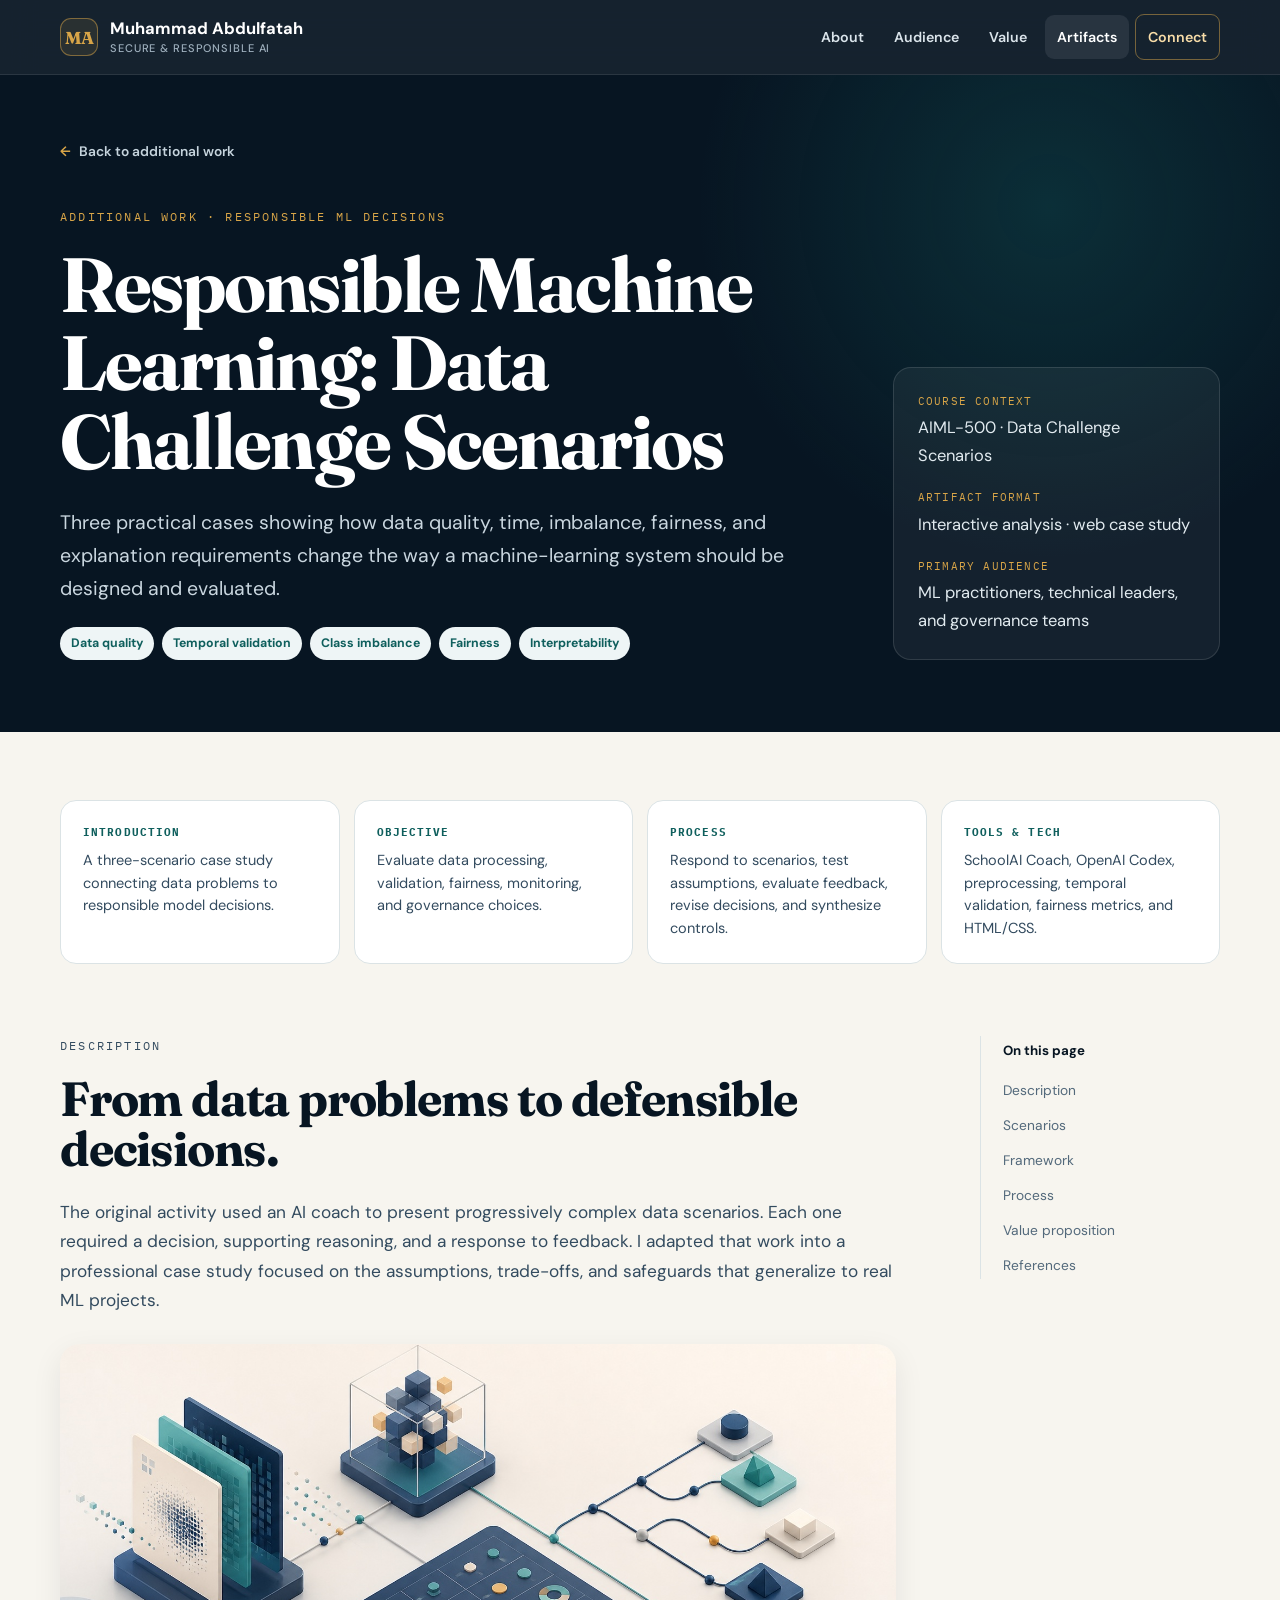
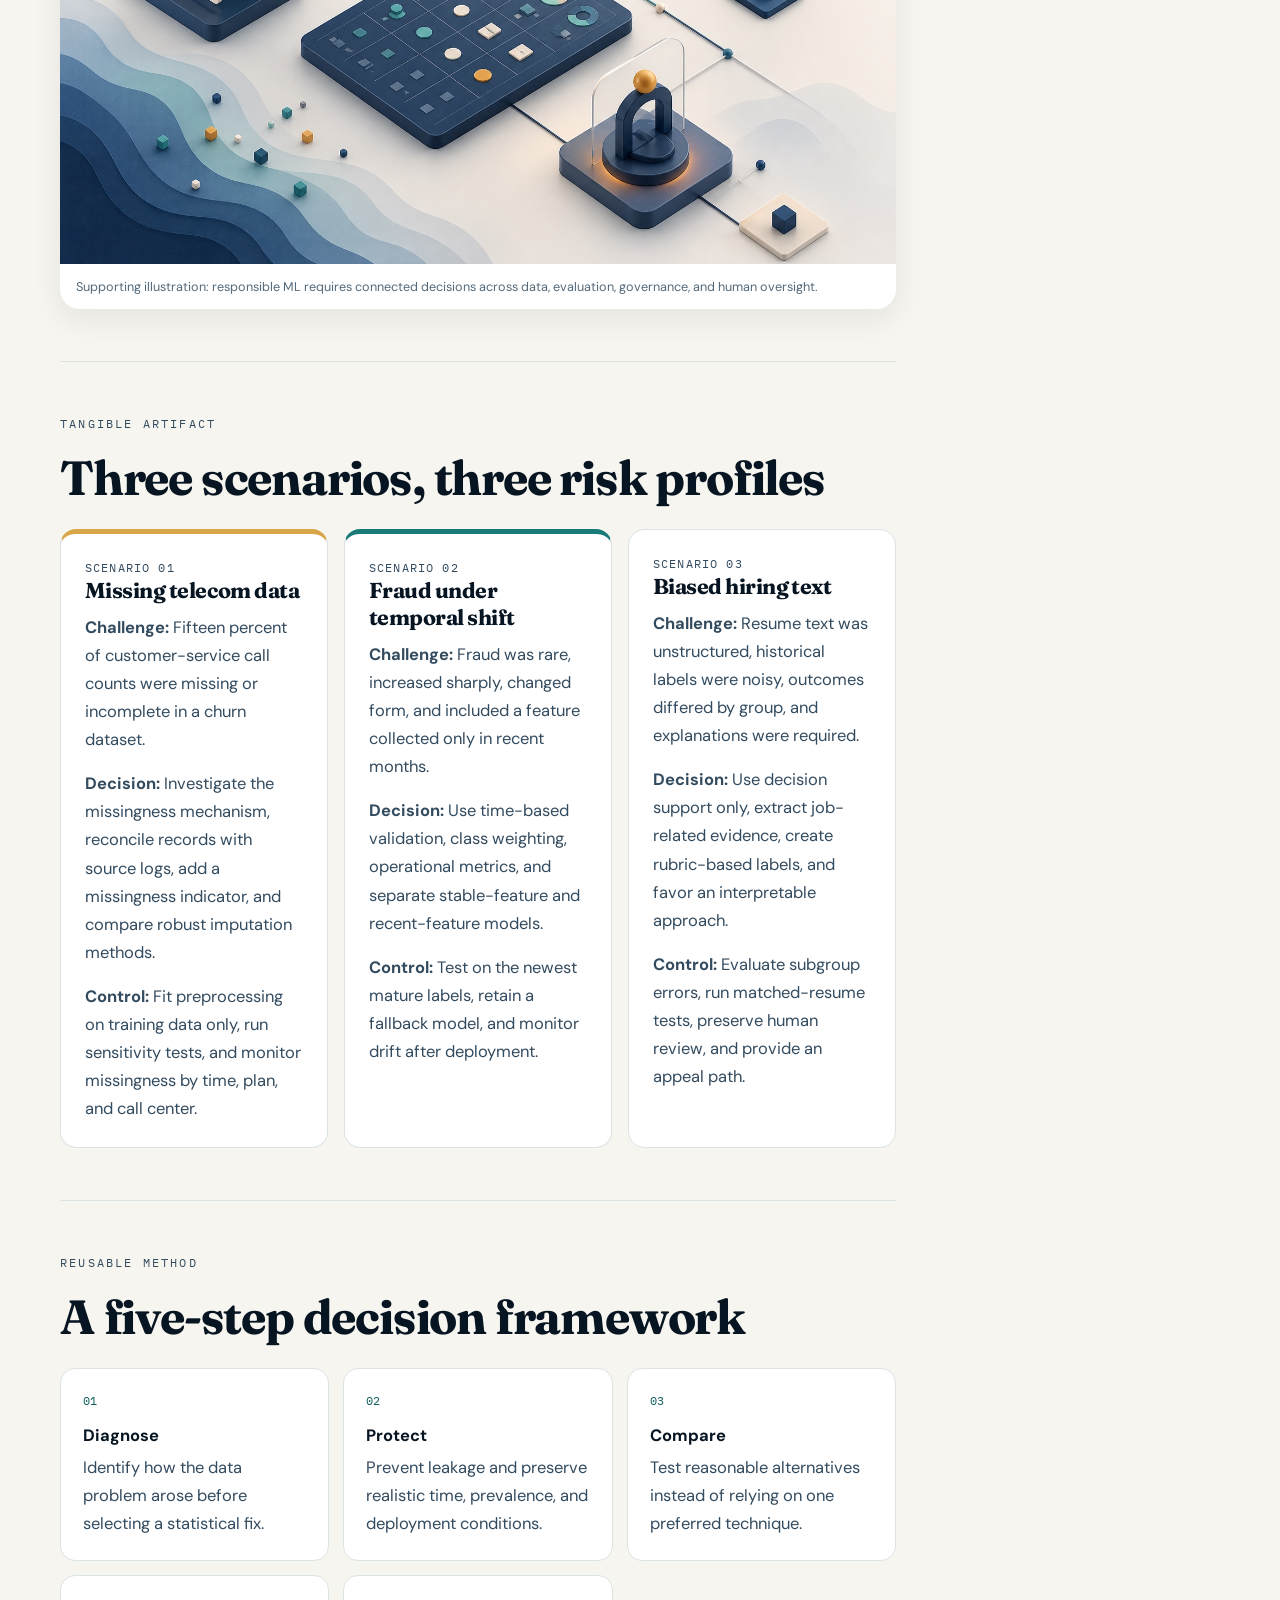
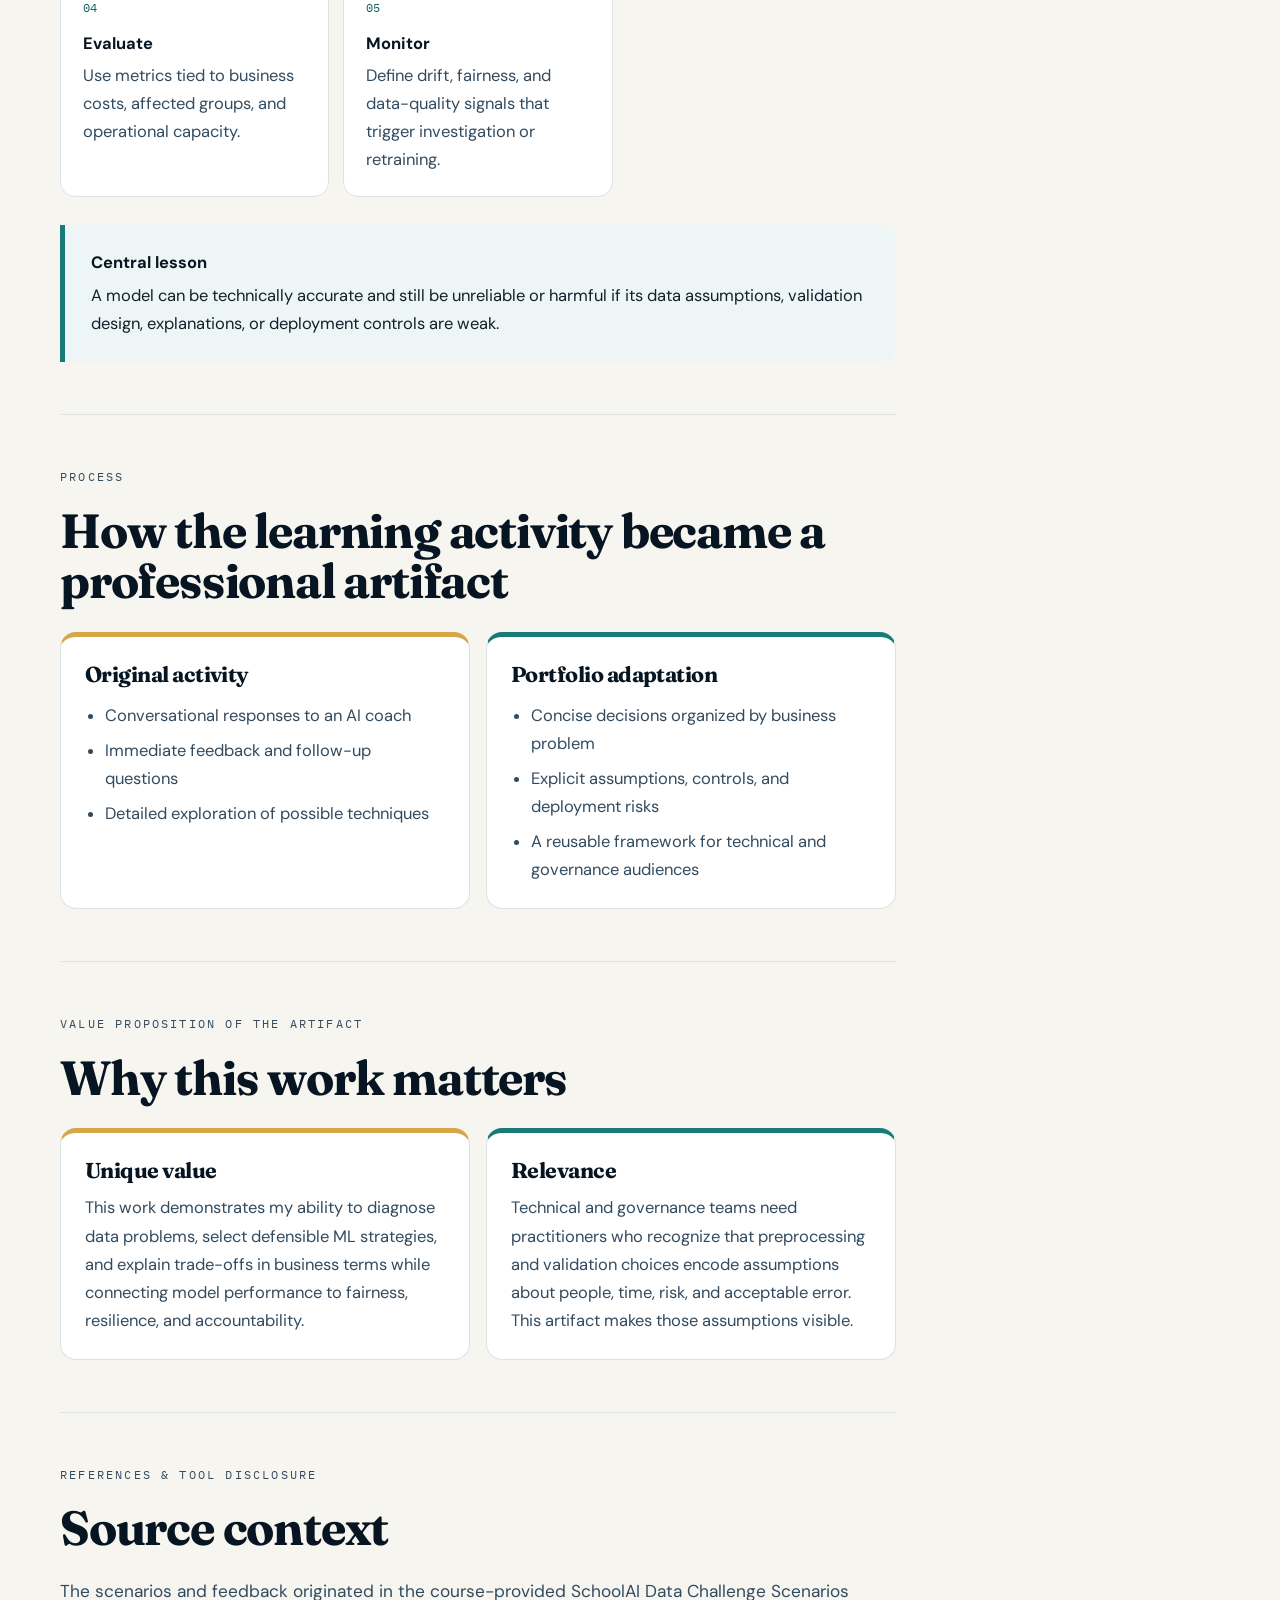
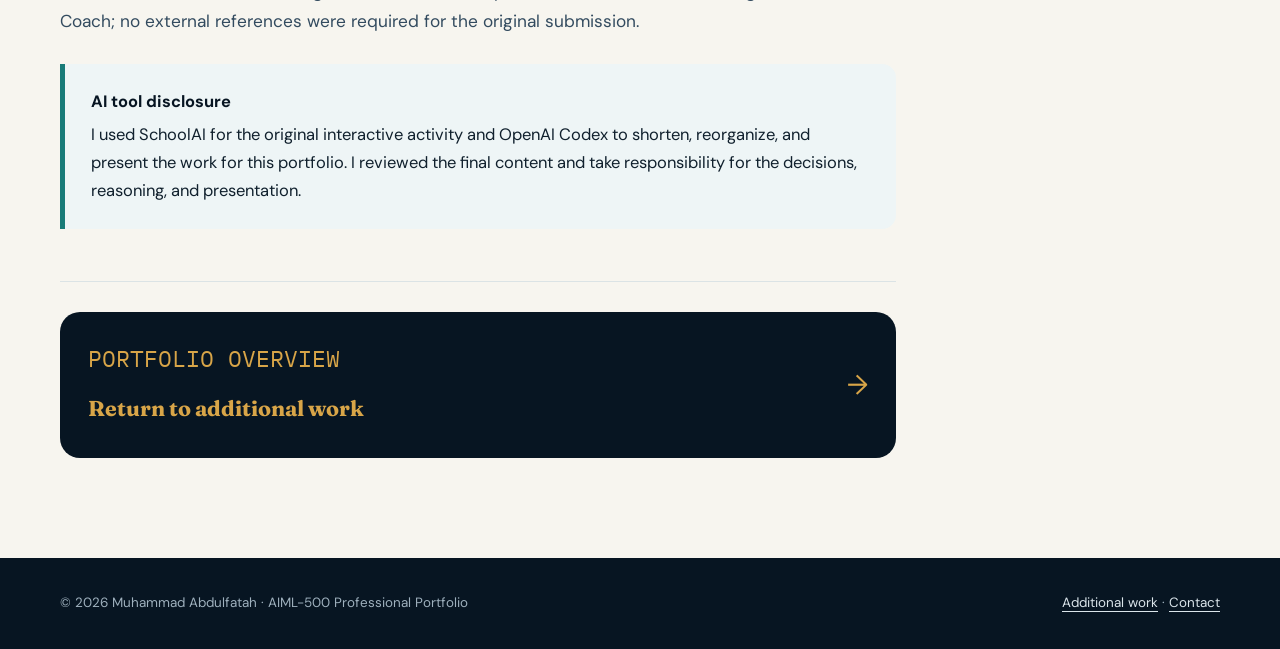
<file: additional-data-challenges.html>
<!doctype html>
<html lang="en">
<head>
  <meta charset="utf-8">
  <meta name="viewport" content="width=device-width, initial-scale=1">
  <meta name="description" content="A case study on missing data, temporal shift, class imbalance, fairness, and interpretable machine learning.">
  <meta name="theme-color" content="#071522">
  <title>Responsible ML Data Challenges | Muhammad Abdulfatah</title>
  <link rel="stylesheet" href="styles.css">
  <script src="script.js" defer></script>
</head>
<body>
  <a class="skip-link" href="#artifact-content">Skip to artifact</a>
  <header class="site-header"><div class="container nav-shell"><a class="brand" href="index.html"><span class="brand-mark" aria-hidden="true">MA</span><span>Muhammad Abdulfatah<small>Secure &amp; Responsible AI</small></span></a><button class="nav-toggle" type="button" aria-expanded="false" aria-controls="main-navigation" aria-label="Open navigation"><span aria-hidden="true"></span></button><nav aria-label="Main navigation"><ul class="nav-list" id="main-navigation" data-open="false"><li><a href="index.html#about">About</a></li><li><a href="index.html#audience">Audience</a></li><li><a href="index.html#value">Value</a></li><li><a aria-current="page" href="index.html#artifacts">Artifacts</a></li><li><a class="nav-cta" href="index.html#contact">Connect</a></li></ul></nav></div></header>

  <main id="artifact-content">
    <header class="detail-hero">
      <div class="container">
        <a class="breadcrumb" href="index.html#additional-work">Back to additional work</a>
        <div class="detail-hero-grid">
          <div>
            <p class="eyebrow">Additional work · Responsible ML decisions</p>
            <h1>Responsible Machine Learning: Data Challenge Scenarios</h1>
            <p class="hero-lead">Three practical cases showing how data quality, time, imbalance, fairness, and explanation requirements change the way a machine-learning system should be designed and evaluated.</p>
            <ul class="pill-list" aria-label="Topics"><li>Data quality</li><li>Temporal validation</li><li>Class imbalance</li><li>Fairness</li><li>Interpretability</li></ul>
          </div>
          <dl class="detail-aside"><dt>Course context</dt><dd>AIML-500 · Data Challenge Scenarios</dd><dt>Artifact format</dt><dd>Interactive analysis · web case study</dd><dt>Primary audience</dt><dd>ML practitioners, technical leaders, and governance teams</dd></dl>
        </div>
      </div>
    </header>

    <div class="container detail-main">
      <section class="artifact-info" aria-label="Artifact information">
        <article class="info-card"><strong>Introduction</strong><p>A three-scenario case study connecting data problems to responsible model decisions.</p></article>
        <article class="info-card"><strong>Objective</strong><p>Evaluate data processing, validation, fairness, monitoring, and governance choices.</p></article>
        <article class="info-card"><strong>Process</strong><p>Respond to scenarios, test assumptions, evaluate feedback, revise decisions, and synthesize controls.</p></article>
        <article class="info-card"><strong>Tools &amp; tech</strong><p>SchoolAI Coach, OpenAI Codex, preprocessing, temporal validation, fairness metrics, and HTML/CSS.</p></article>
      </section>

      <div class="detail-layout">
        <div class="detail-content">
          <section class="detail-section" id="description">
            <p class="eyebrow">Description</p>
            <h2>From data problems to defensible decisions.</h2>
            <p class="lead">The original activity used an AI coach to present progressively complex data scenarios. Each one required a decision, supporting reasoning, and a response to feedback. I adapted that work into a professional case study focused on the assumptions, trade-offs, and safeguards that generalize to real ML projects.</p>
            <figure class="artifact-image"><img src="assets/images/responsible-ml-workflow.jpg" alt="Abstract model-evaluation workflow showing data layers, branching decisions, and a human oversight checkpoint" width="1536" height="1024" loading="lazy"><figcaption>Supporting illustration: responsible ML requires connected decisions across data, evaluation, governance, and human oversight.</figcaption></figure>
          </section>

          <section class="detail-section" id="scenarios">
            <p class="eyebrow">Tangible artifact</p>
            <h2>Three scenarios, three risk profiles</h2>
            <div class="case-grid three">
              <article class="case-card gold"><p class="project-number">Scenario 01</p><h3>Missing telecom data</h3><p><strong>Challenge:</strong> Fifteen percent of customer-service call counts were missing or incomplete in a churn dataset.</p><p><strong>Decision:</strong> Investigate the missingness mechanism, reconcile records with source logs, add a missingness indicator, and compare robust imputation methods.</p><p><strong>Control:</strong> Fit preprocessing on training data only, run sensitivity tests, and monitor missingness by time, plan, and call center.</p></article>
              <article class="case-card accent"><p class="project-number">Scenario 02</p><h3>Fraud under temporal shift</h3><p><strong>Challenge:</strong> Fraud was rare, increased sharply, changed form, and included a feature collected only in recent months.</p><p><strong>Decision:</strong> Use time-based validation, class weighting, operational metrics, and separate stable-feature and recent-feature models.</p><p><strong>Control:</strong> Test on the newest mature labels, retain a fallback model, and monitor drift after deployment.</p></article>
              <article class="case-card"><p class="project-number">Scenario 03</p><h3>Biased hiring text</h3><p><strong>Challenge:</strong> Resume text was unstructured, historical labels were noisy, outcomes differed by group, and explanations were required.</p><p><strong>Decision:</strong> Use decision support only, extract job-related evidence, create rubric-based labels, and favor an interpretable approach.</p><p><strong>Control:</strong> Evaluate subgroup errors, run matched-resume tests, preserve human review, and provide an appeal path.</p></article>
            </div>
          </section>

          <section class="detail-section" id="framework">
            <p class="eyebrow">Reusable method</p>
            <h2>A five-step decision framework</h2>
            <ol class="step-list">
              <li><strong>Diagnose</strong>Identify how the data problem arose before selecting a statistical fix.</li>
              <li><strong>Protect</strong>Prevent leakage and preserve realistic time, prevalence, and deployment conditions.</li>
              <li><strong>Compare</strong>Test reasonable alternatives instead of relying on one preferred technique.</li>
              <li><strong>Evaluate</strong>Use metrics tied to business costs, affected groups, and operational capacity.</li>
              <li><strong>Monitor</strong>Define drift, fairness, and data-quality signals that trigger investigation or retraining.</li>
            </ol>
            <div class="callout"><strong>Central lesson</strong>A model can be technically accurate and still be unreliable or harmful if its data assumptions, validation design, explanations, or deployment controls are weak.</div>
          </section>

          <section class="detail-section" id="process">
            <p class="eyebrow">Process</p>
            <h2>How the learning activity became a professional artifact</h2>
            <div class="comparison-grid">
              <article class="content-card gold"><h3>Original activity</h3><ul><li>Conversational responses to an AI coach</li><li>Immediate feedback and follow-up questions</li><li>Detailed exploration of possible techniques</li></ul></article>
              <article class="content-card accent"><h3>Portfolio adaptation</h3><ul><li>Concise decisions organized by business problem</li><li>Explicit assumptions, controls, and deployment risks</li><li>A reusable framework for technical and governance audiences</li></ul></article>
            </div>
          </section>

          <section class="detail-section" id="value-proposition">
            <p class="eyebrow">Value proposition of the artifact</p>
            <h2>Why this work matters</h2>
            <div class="content-grid">
              <article class="content-card gold"><h3>Unique value</h3><p>This work demonstrates my ability to diagnose data problems, select defensible ML strategies, and explain trade-offs in business terms while connecting model performance to fairness, resilience, and accountability.</p></article>
              <article class="content-card accent"><h3>Relevance</h3><p>Technical and governance teams need practitioners who recognize that preprocessing and validation choices encode assumptions about people, time, risk, and acceptable error. This artifact makes those assumptions visible.</p></article>
            </div>
          </section>

          <section class="detail-section" id="references">
            <p class="eyebrow">References &amp; tool disclosure</p>
            <h2>Source context</h2>
            <p class="lead">The scenarios and feedback originated in the course-provided SchoolAI Data Challenge Scenarios Coach; no external references were required for the original submission.</p>
            <div class="callout"><strong>AI tool disclosure</strong>I used SchoolAI for the original interactive activity and OpenAI Codex to shorten, reorganize, and present the work for this portfolio. I reviewed the final content and take responsibility for the decisions, reasoning, and presentation.</div>
          </section>

          <a class="next-project" href="index.html#additional-work"><span><small>Portfolio overview</small><strong>Return to additional work</strong></span><span aria-hidden="true">→</span></a>
        </div>
        <nav class="detail-nav" aria-label="On this page"><strong>On this page</strong><ul><li><a href="#description">Description</a></li><li><a href="#scenarios">Scenarios</a></li><li><a href="#framework">Framework</a></li><li><a href="#process">Process</a></li><li><a href="#value-proposition">Value proposition</a></li><li><a href="#references">References</a></li></ul></nav>
      </div>
    </div>
  </main>
  <footer class="site-footer"><div class="container footer-grid"><p>© 2026 Muhammad Abdulfatah · AIML-500 Professional Portfolio</p><p><a href="index.html#additional-work">Additional work</a> · <a href="mailto:muhammad.abdulfatah@myemail.indwes.edu">Contact</a></p></div></footer>
</body>
</html>
</file>
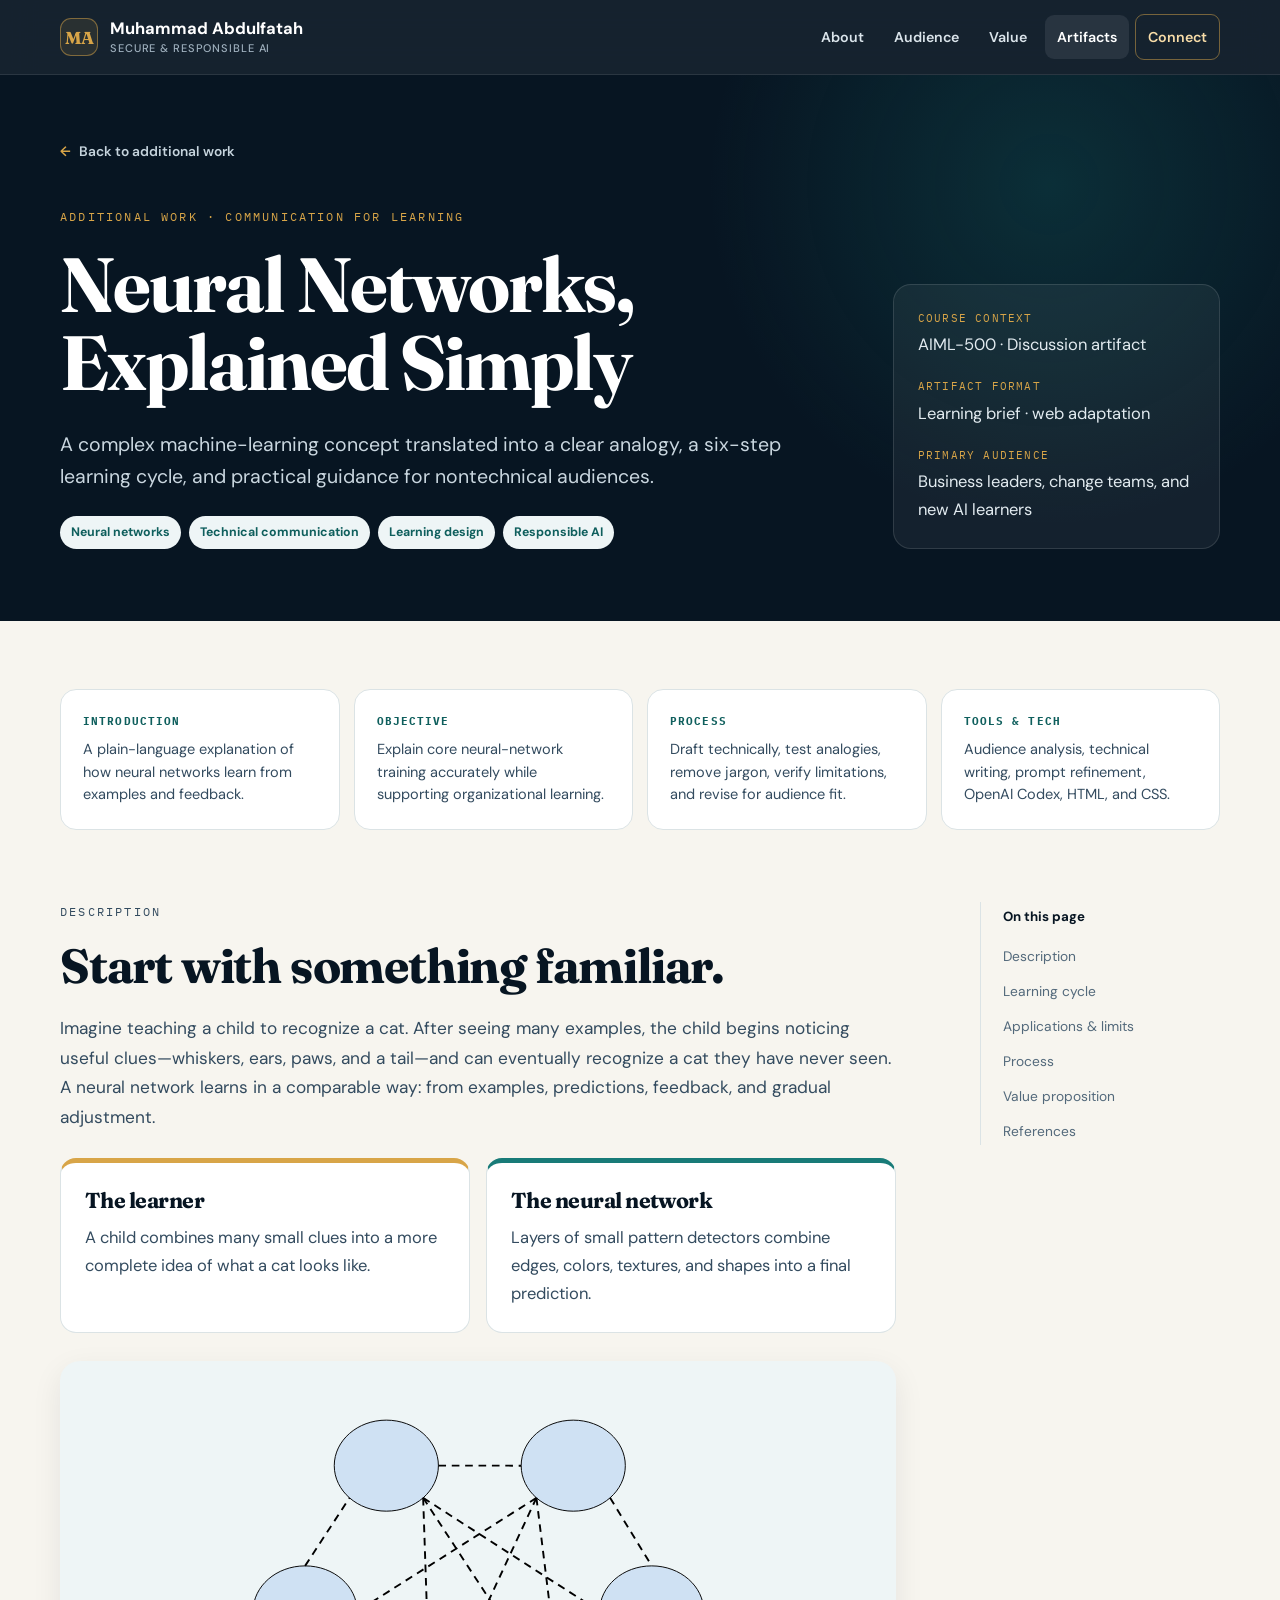
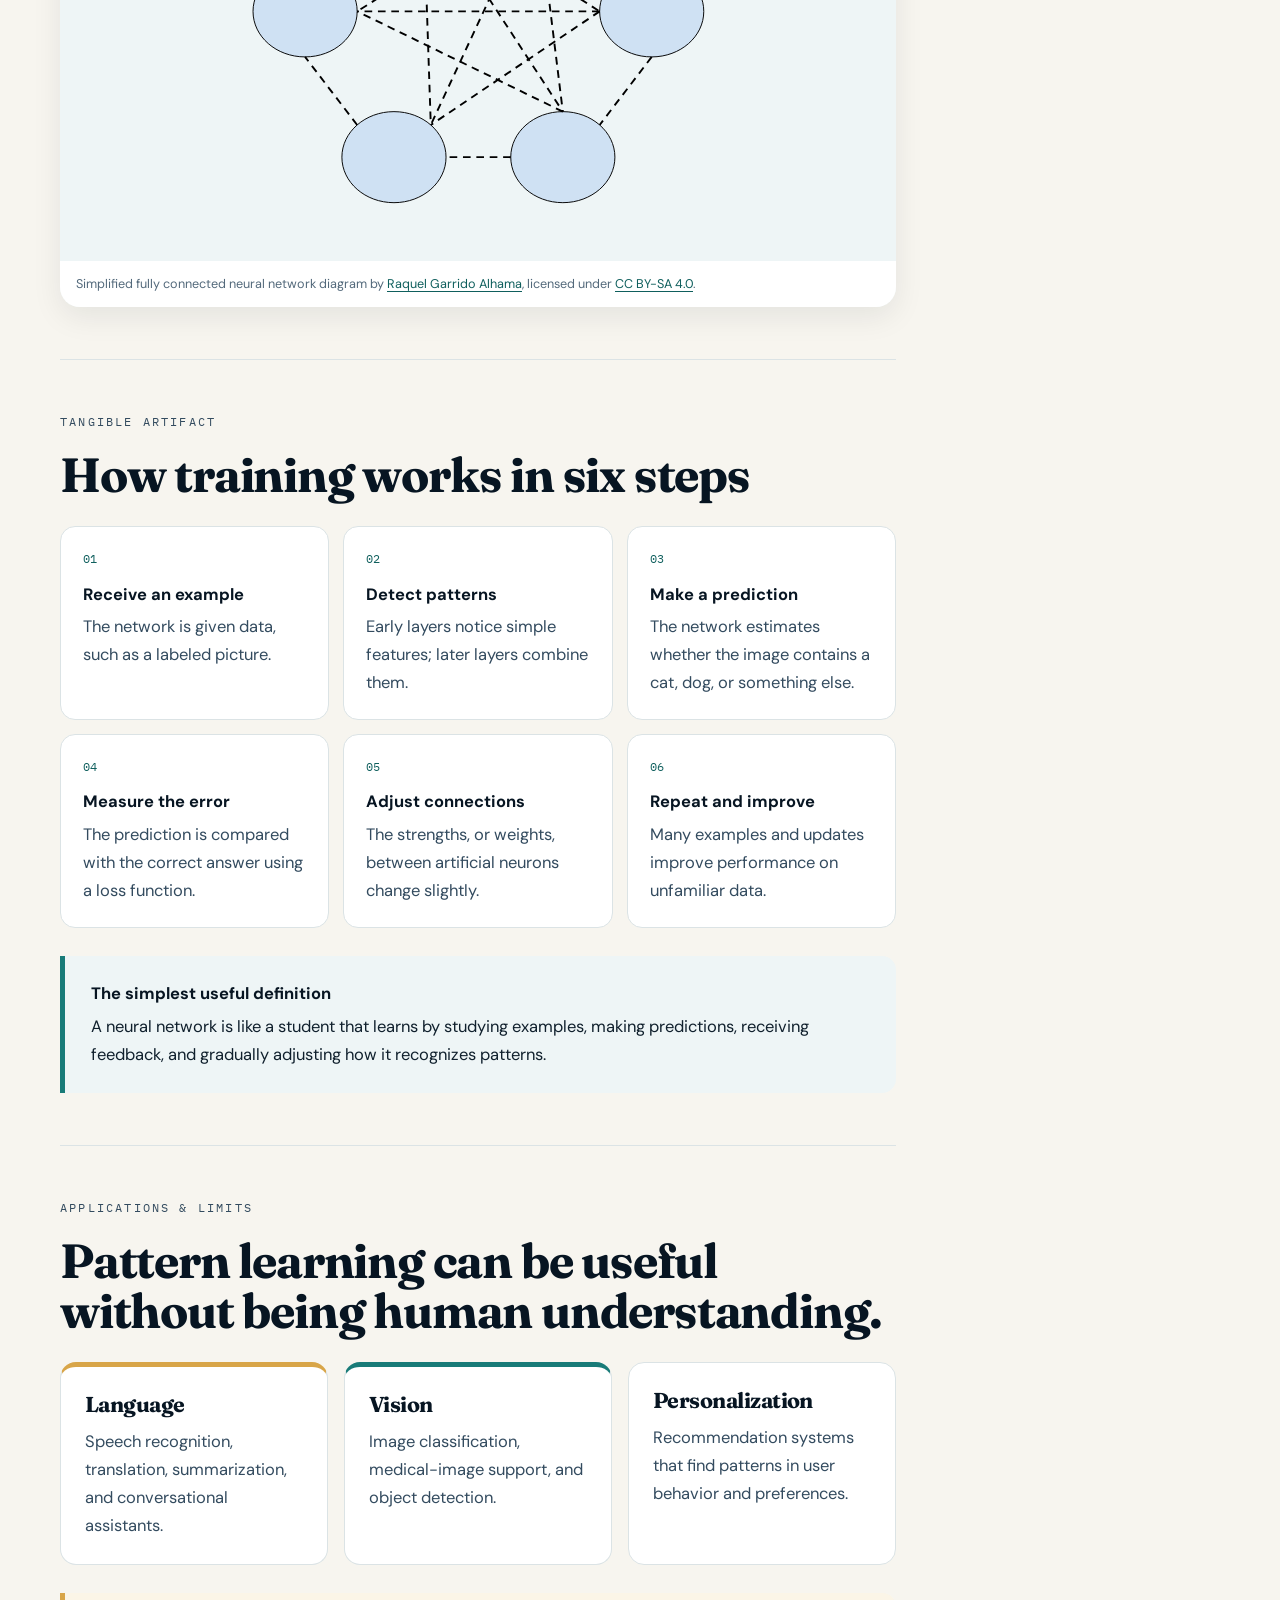
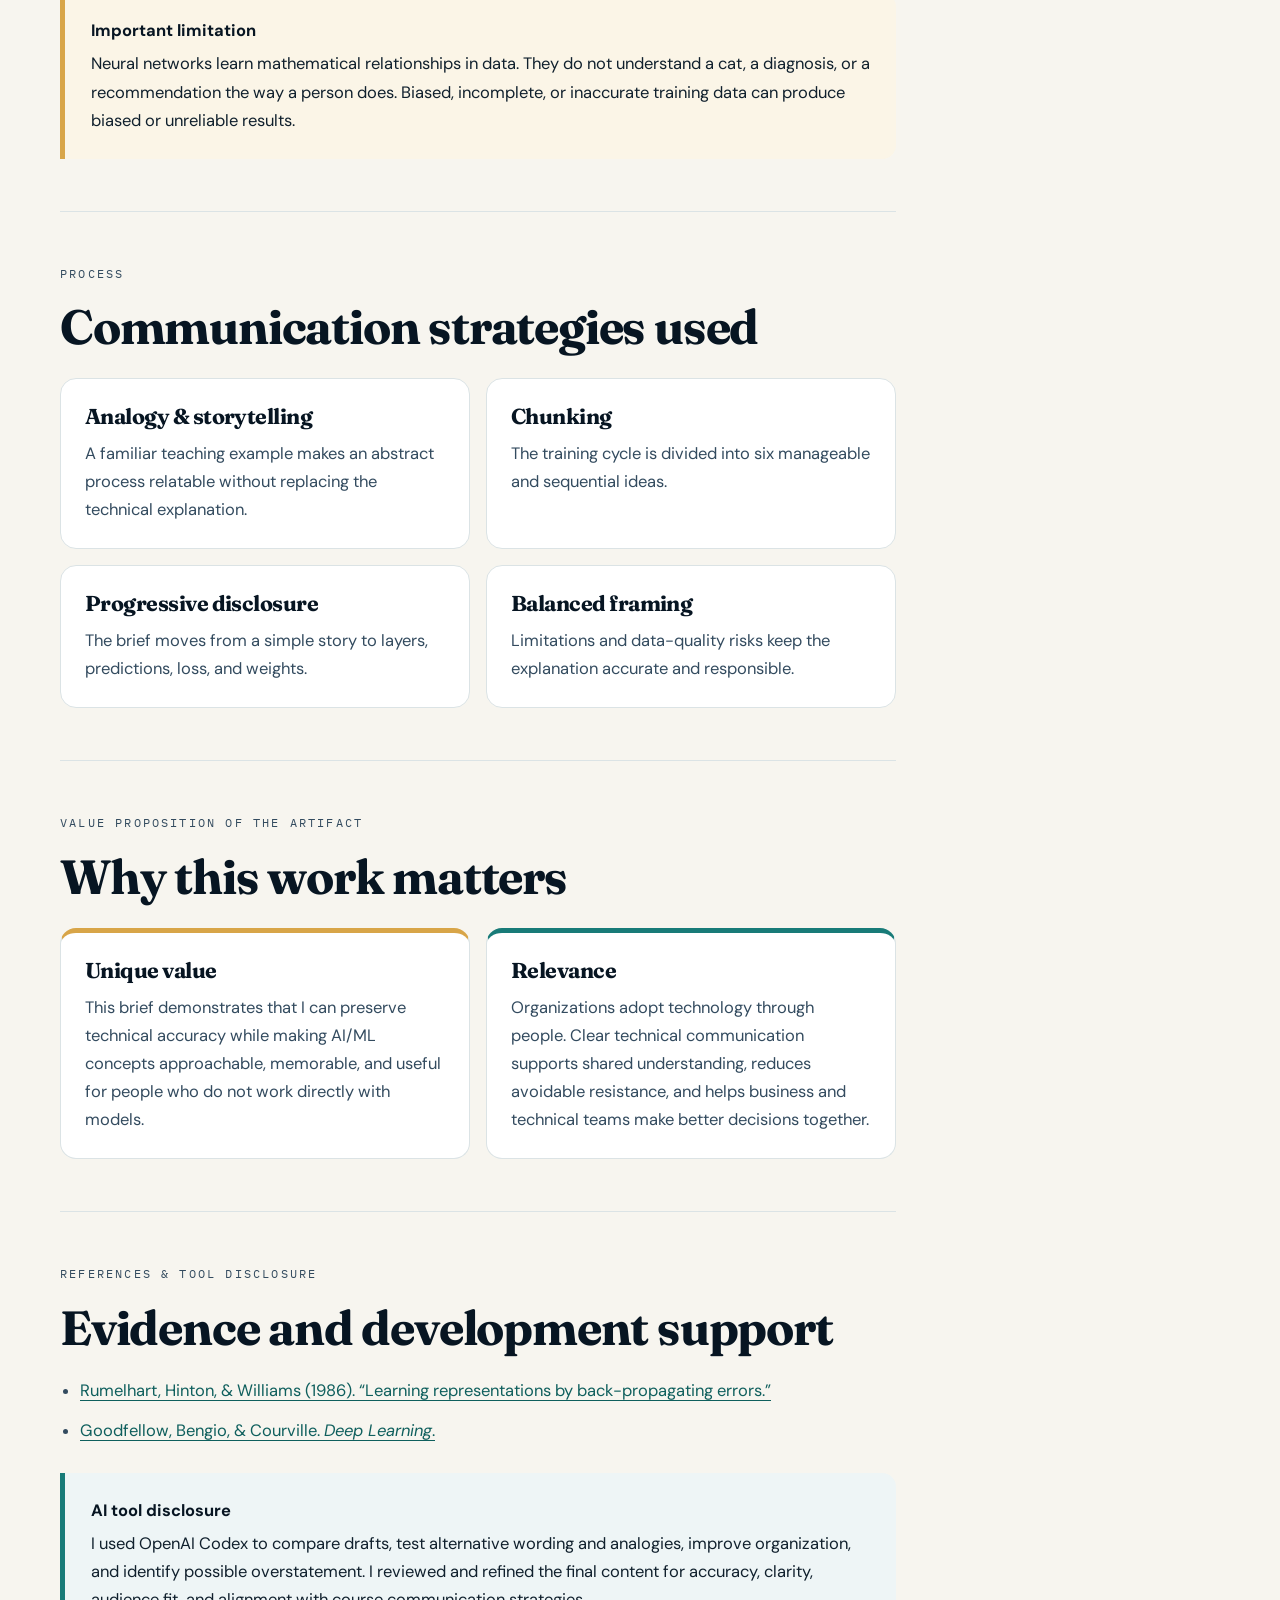
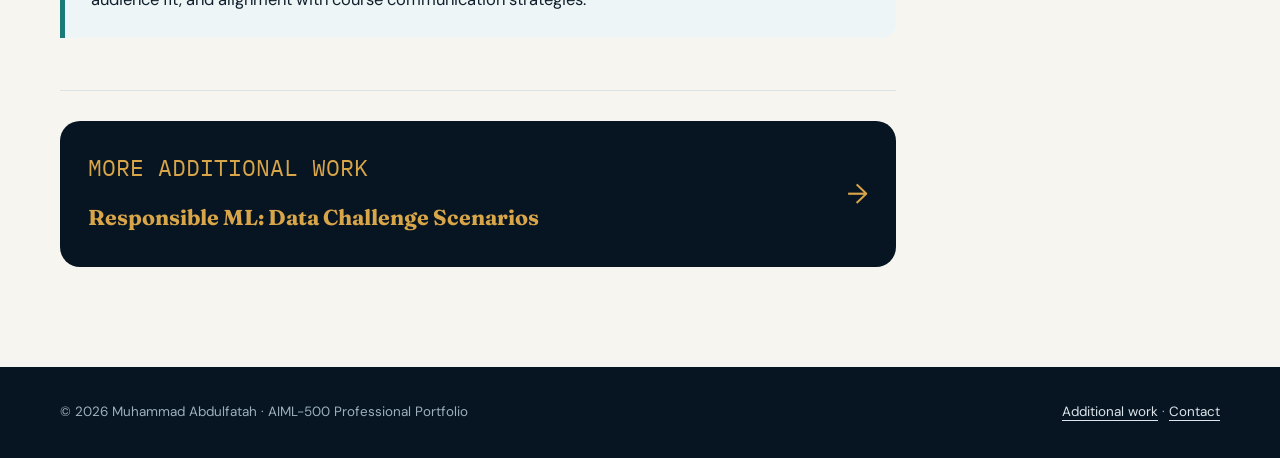
<file: additional-neural-networks.html>
<!doctype html>
<html lang="en">
<head>
  <meta charset="utf-8">
  <meta name="viewport" content="width=device-width, initial-scale=1">
  <meta name="description" content="A plain-language learning brief explaining how neural networks learn through examples, feedback, and adjustment.">
  <meta name="theme-color" content="#071522">
  <title>Neural Networks, Explained Simply | Muhammad Abdulfatah</title>
  <link rel="stylesheet" href="styles.css">
  <script src="script.js" defer></script>
</head>
<body>
  <a class="skip-link" href="#artifact-content">Skip to artifact</a>
  <header class="site-header"><div class="container nav-shell"><a class="brand" href="index.html"><span class="brand-mark" aria-hidden="true">MA</span><span>Muhammad Abdulfatah<small>Secure &amp; Responsible AI</small></span></a><button class="nav-toggle" type="button" aria-expanded="false" aria-controls="main-navigation" aria-label="Open navigation"><span aria-hidden="true"></span></button><nav aria-label="Main navigation"><ul class="nav-list" id="main-navigation" data-open="false"><li><a href="index.html#about">About</a></li><li><a href="index.html#audience">Audience</a></li><li><a href="index.html#value">Value</a></li><li><a aria-current="page" href="index.html#artifacts">Artifacts</a></li><li><a class="nav-cta" href="index.html#contact">Connect</a></li></ul></nav></div></header>

  <main id="artifact-content">
    <header class="detail-hero">
      <div class="container">
        <a class="breadcrumb" href="index.html#additional-work">Back to additional work</a>
        <div class="detail-hero-grid">
          <div>
            <p class="eyebrow">Additional work · Communication for learning</p>
            <h1>Neural Networks, Explained Simply</h1>
            <p class="hero-lead">A complex machine-learning concept translated into a clear analogy, a six-step learning cycle, and practical guidance for nontechnical audiences.</p>
            <ul class="pill-list" aria-label="Topics"><li>Neural networks</li><li>Technical communication</li><li>Learning design</li><li>Responsible AI</li></ul>
          </div>
          <dl class="detail-aside"><dt>Course context</dt><dd>AIML-500 · Discussion artifact</dd><dt>Artifact format</dt><dd>Learning brief · web adaptation</dd><dt>Primary audience</dt><dd>Business leaders, change teams, and new AI learners</dd></dl>
        </div>
      </div>
    </header>

    <div class="container detail-main">
      <section class="artifact-info" aria-label="Artifact information">
        <article class="info-card"><strong>Introduction</strong><p>A plain-language explanation of how neural networks learn from examples and feedback.</p></article>
        <article class="info-card"><strong>Objective</strong><p>Explain core neural-network training accurately while supporting organizational learning.</p></article>
        <article class="info-card"><strong>Process</strong><p>Draft technically, test analogies, remove jargon, verify limitations, and revise for audience fit.</p></article>
        <article class="info-card"><strong>Tools &amp; tech</strong><p>Audience analysis, technical writing, prompt refinement, OpenAI Codex, HTML, and CSS.</p></article>
      </section>

      <div class="detail-layout">
        <div class="detail-content">
          <section class="detail-section" id="description">
            <p class="eyebrow">Description</p>
            <h2>Start with something familiar.</h2>
            <p class="lead">Imagine teaching a child to recognize a cat. After seeing many examples, the child begins noticing useful clues—whiskers, ears, paws, and a tail—and can eventually recognize a cat they have never seen. A neural network learns in a comparable way: from examples, predictions, feedback, and gradual adjustment.</p>
            <div class="comparison-grid">
              <article class="content-card gold"><h3>The learner</h3><p>A child combines many small clues into a more complete idea of what a cat looks like.</p></article>
              <article class="content-card accent"><h3>The neural network</h3><p>Layers of small pattern detectors combine edges, colors, textures, and shapes into a final prediction.</p></article>
            </div>
            <figure class="artifact-image diagram-figure">
              <img src="assets/images/neural-network-diagram.svg" alt="Diagram of a fully connected neural network with input, hidden, and output layers" width="700" height="600" loading="lazy">
              <figcaption>Simplified fully connected neural network diagram by <a href="https://commons.wikimedia.org/wiki/File:Fully_connected_neural_network.svg" target="_blank" rel="noopener noreferrer">Raquel Garrido Alhama</a>, licensed under <a href="https://creativecommons.org/licenses/by-sa/4.0/" target="_blank" rel="noopener noreferrer">CC BY-SA 4.0</a>.</figcaption>
            </figure>
          </section>

          <section class="detail-section" id="learning-cycle">
            <p class="eyebrow">Tangible artifact</p>
            <h2>How training works in six steps</h2>
            <ol class="step-list">
              <li><strong>Receive an example</strong>The network is given data, such as a labeled picture.</li>
              <li><strong>Detect patterns</strong>Early layers notice simple features; later layers combine them.</li>
              <li><strong>Make a prediction</strong>The network estimates whether the image contains a cat, dog, or something else.</li>
              <li><strong>Measure the error</strong>The prediction is compared with the correct answer using a loss function.</li>
              <li><strong>Adjust connections</strong>The strengths, or weights, between artificial neurons change slightly.</li>
              <li><strong>Repeat and improve</strong>Many examples and updates improve performance on unfamiliar data.</li>
            </ol>
            <div class="callout"><strong>The simplest useful definition</strong>A neural network is like a student that learns by studying examples, making predictions, receiving feedback, and gradually adjusting how it recognizes patterns.</div>
          </section>

          <section class="detail-section" id="applications">
            <p class="eyebrow">Applications &amp; limits</p>
            <h2>Pattern learning can be useful without being human understanding.</h2>
            <div class="case-grid three">
              <article class="case-card gold"><h3>Language</h3><p>Speech recognition, translation, summarization, and conversational assistants.</p></article>
              <article class="case-card accent"><h3>Vision</h3><p>Image classification, medical-image support, and object detection.</p></article>
              <article class="case-card"><h3>Personalization</h3><p>Recommendation systems that find patterns in user behavior and preferences.</p></article>
            </div>
            <div class="callout gold"><strong>Important limitation</strong>Neural networks learn mathematical relationships in data. They do not understand a cat, a diagnosis, or a recommendation the way a person does. Biased, incomplete, or inaccurate training data can produce biased or unreliable results.</div>
          </section>

          <section class="detail-section" id="process">
            <p class="eyebrow">Process</p>
            <h2>Communication strategies used</h2>
            <div class="content-grid">
              <article class="content-card"><h3>Analogy &amp; storytelling</h3><p>A familiar teaching example makes an abstract process relatable without replacing the technical explanation.</p></article>
              <article class="content-card"><h3>Chunking</h3><p>The training cycle is divided into six manageable and sequential ideas.</p></article>
              <article class="content-card"><h3>Progressive disclosure</h3><p>The brief moves from a simple story to layers, predictions, loss, and weights.</p></article>
              <article class="content-card"><h3>Balanced framing</h3><p>Limitations and data-quality risks keep the explanation accurate and responsible.</p></article>
            </div>
          </section>

          <section class="detail-section" id="value-proposition">
            <p class="eyebrow">Value proposition of the artifact</p>
            <h2>Why this work matters</h2>
            <div class="content-grid">
              <article class="content-card gold"><h3>Unique value</h3><p>This brief demonstrates that I can preserve technical accuracy while making AI/ML concepts approachable, memorable, and useful for people who do not work directly with models.</p></article>
              <article class="content-card accent"><h3>Relevance</h3><p>Organizations adopt technology through people. Clear technical communication supports shared understanding, reduces avoidable resistance, and helps business and technical teams make better decisions together.</p></article>
            </div>
          </section>

          <section class="detail-section" id="references">
            <p class="eyebrow">References &amp; tool disclosure</p>
            <h2>Evidence and development support</h2>
            <ul class="source-list"><li><a href="https://www.nature.com/articles/323533a0" target="_blank" rel="noopener">Rumelhart, Hinton, &amp; Williams (1986). “Learning representations by back-propagating errors.”</a></li><li><a href="https://www.deeplearningbook.org/" target="_blank" rel="noopener">Goodfellow, Bengio, &amp; Courville. <em>Deep Learning</em>.</a></li></ul>
            <div class="callout"><strong>AI tool disclosure</strong>I used OpenAI Codex to compare drafts, test alternative wording and analogies, improve organization, and identify possible overstatement. I reviewed and refined the final content for accuracy, clarity, audience fit, and alignment with course communication strategies.</div>
          </section>

          <a class="next-project" href="additional-data-challenges.html"><span><small>More additional work</small><strong>Responsible ML: Data Challenge Scenarios</strong></span><span aria-hidden="true">→</span></a>
        </div>
        <nav class="detail-nav" aria-label="On this page"><strong>On this page</strong><ul><li><a href="#description">Description</a></li><li><a href="#learning-cycle">Learning cycle</a></li><li><a href="#applications">Applications &amp; limits</a></li><li><a href="#process">Process</a></li><li><a href="#value-proposition">Value proposition</a></li><li><a href="#references">References</a></li></ul></nav>
      </div>
    </div>
  </main>
  <footer class="site-footer"><div class="container footer-grid"><p>© 2026 Muhammad Abdulfatah · AIML-500 Professional Portfolio</p><p><a href="index.html#additional-work">Additional work</a> · <a href="mailto:muhammad.abdulfatah@myemail.indwes.edu">Contact</a></p></div></footer>
</body>
</html>
</file>
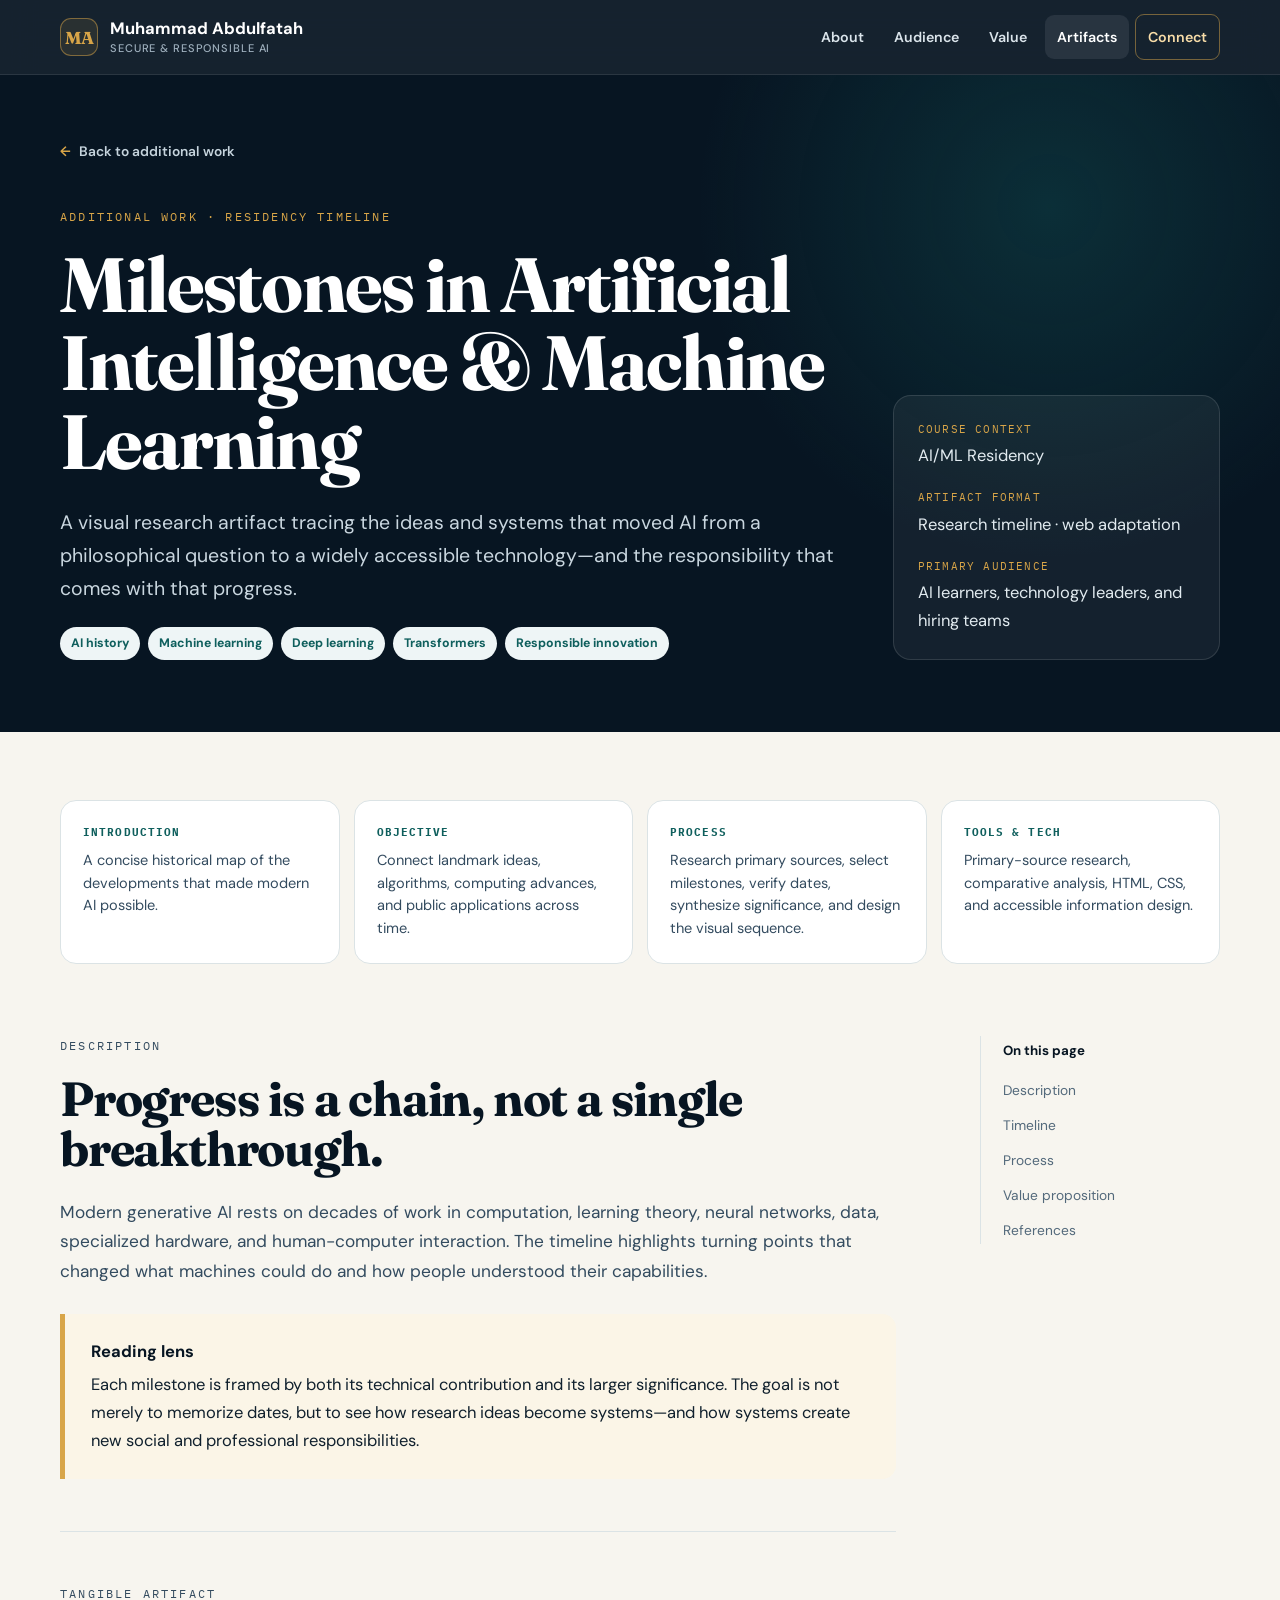
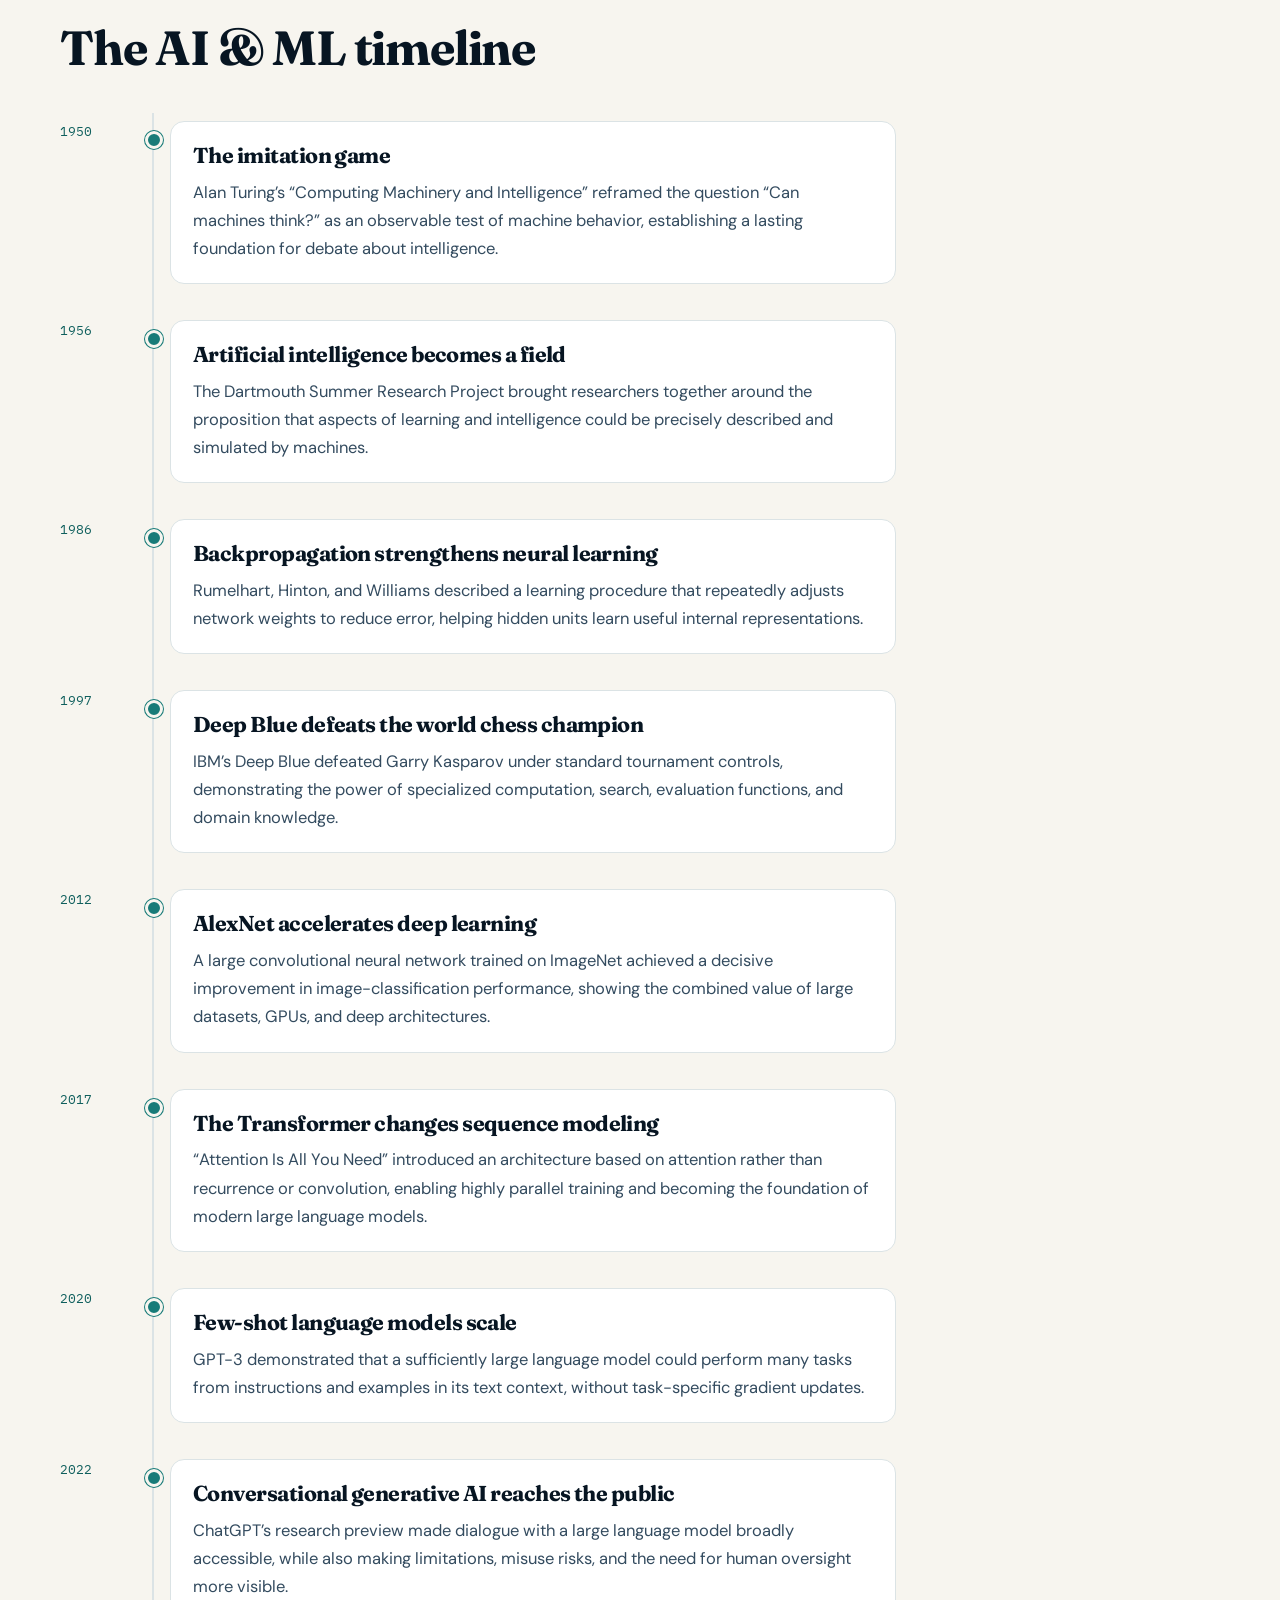
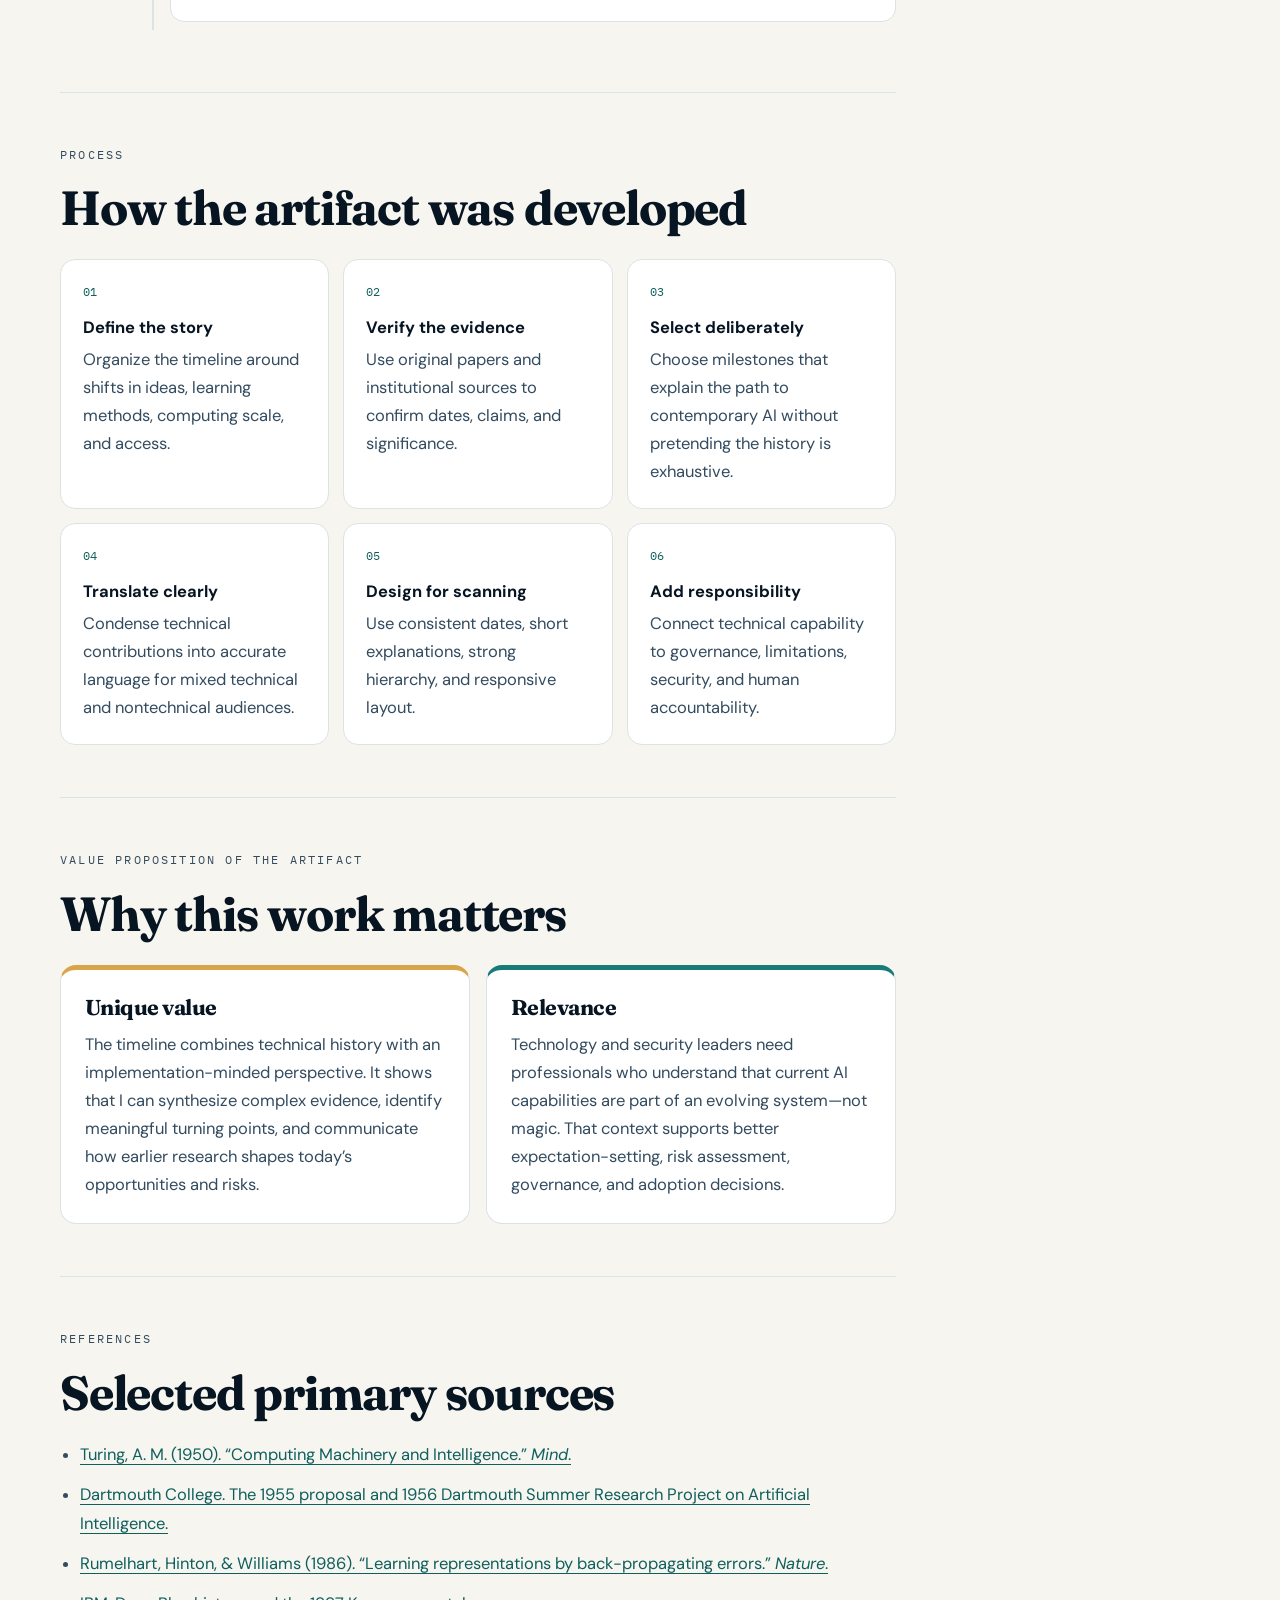
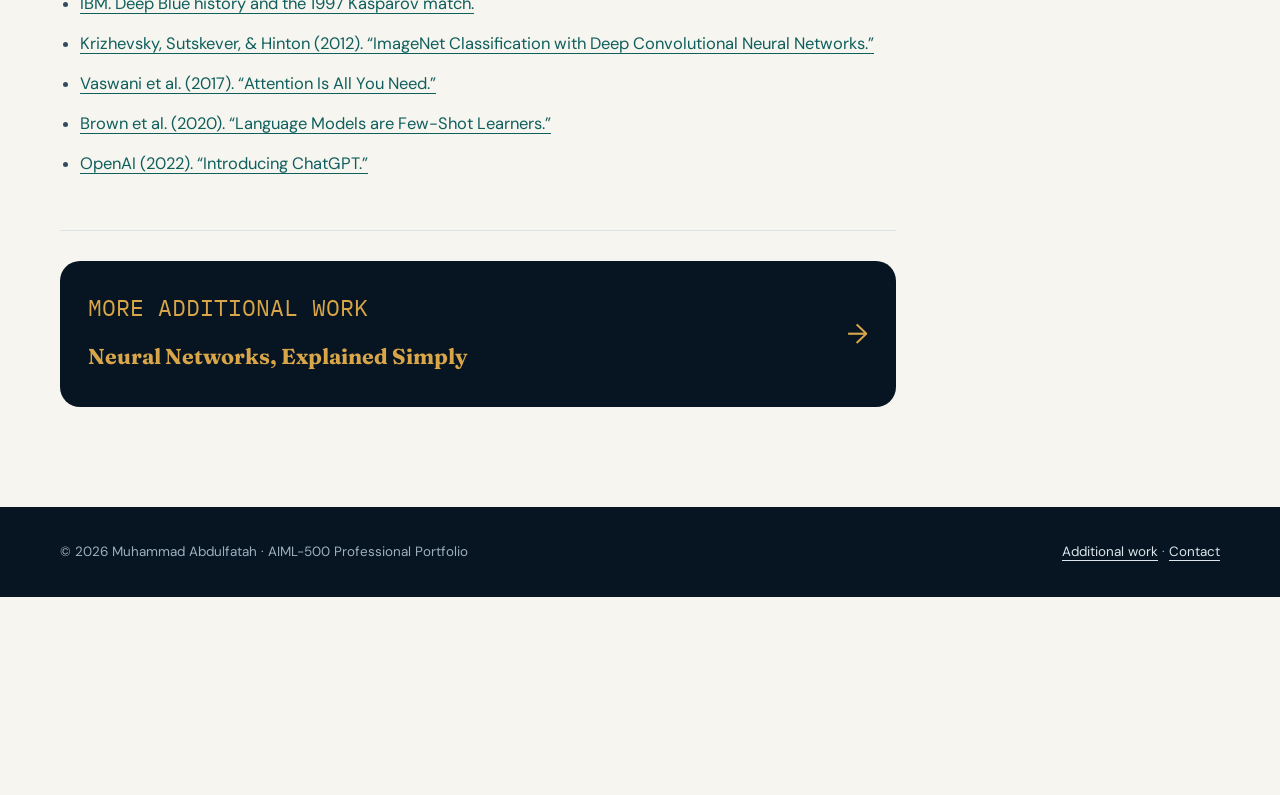
<file: artifact-1-ai-ml-timeline.html>
<!doctype html>
<html lang="en">
<head>
  <meta charset="utf-8">
  <meta name="viewport" content="width=device-width, initial-scale=1">
  <meta http-equiv="refresh" content="0; url=additional-ai-ml-timeline.html">
  <link rel="canonical" href="additional-ai-ml-timeline.html">
  <title>AI &amp; ML Timeline | Additional Work</title>
</head>
<body><p>This project is now listed under <a href="additional-ai-ml-timeline.html">Additional Work</a>.</p></body>
</html>
</file>
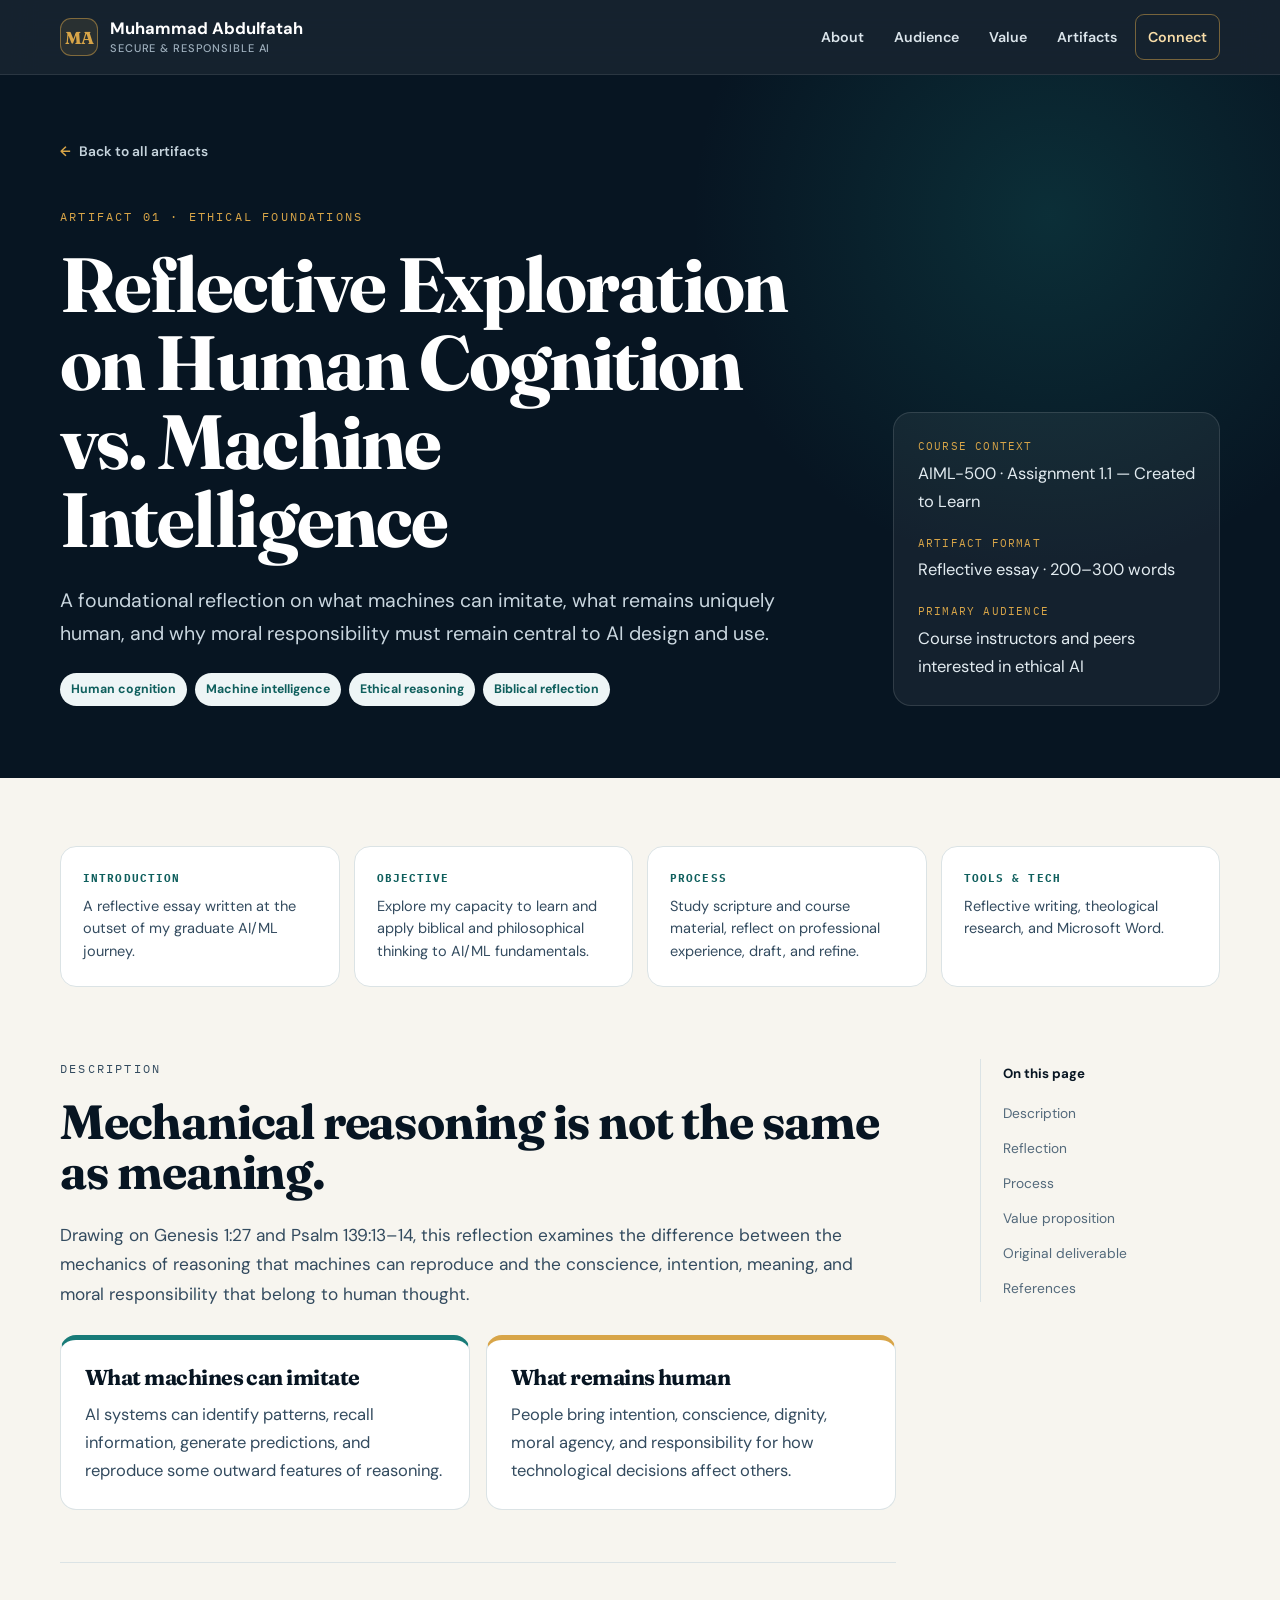
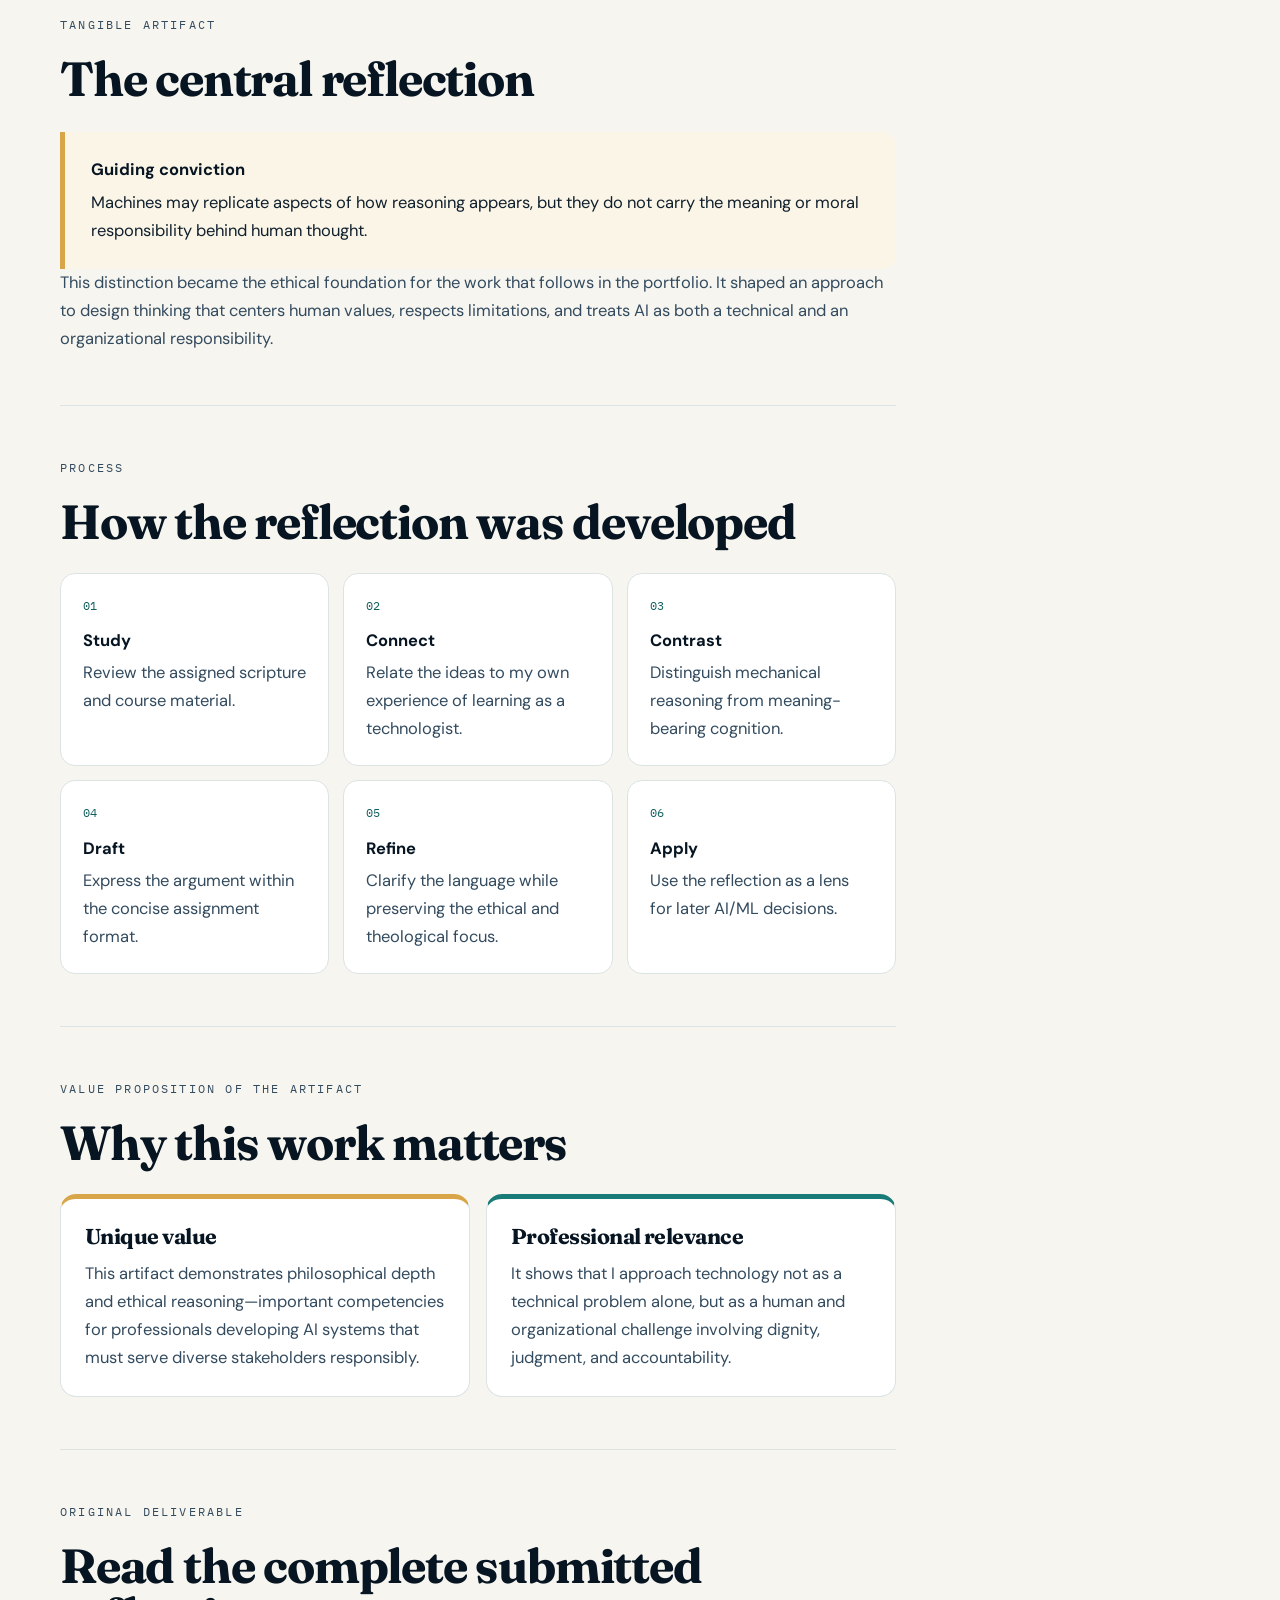
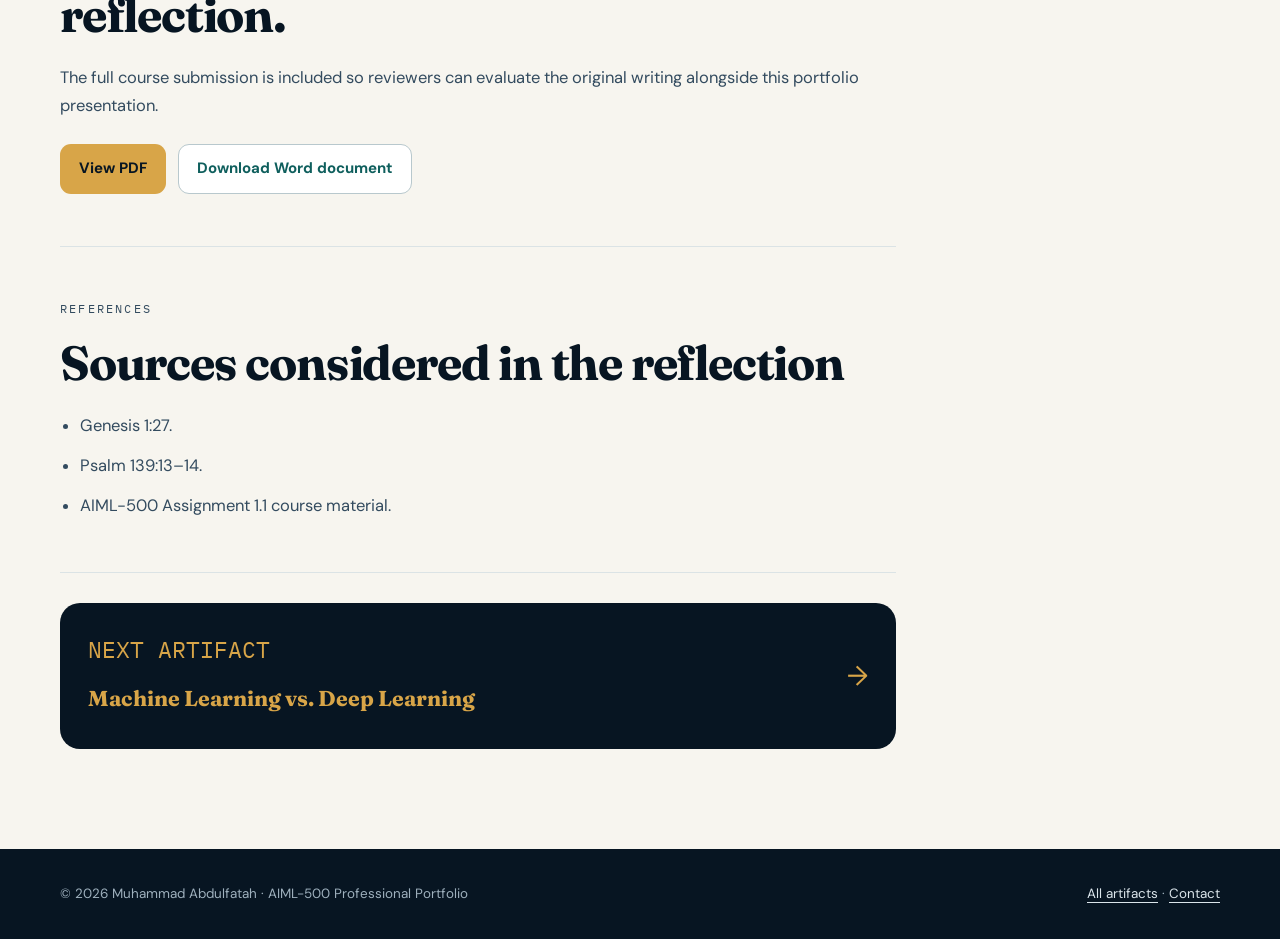
<file: artifact-1-human-cognition.html>
<!doctype html>
<html lang="en">
<head>
  <meta charset="utf-8">
  <meta name="viewport" content="width=device-width, initial-scale=1">
  <meta name="description" content="A reflective exploration of human cognition and machine intelligence by Muhammad Abdulfatah.">
  <meta name="theme-color" content="#071522">
  <title>Human Cognition vs. Machine Intelligence | Muhammad Abdulfatah</title>
  <link rel="stylesheet" href="styles.css">
  <script src="script.js" defer></script>
</head>
<body>
  <a class="skip-link" href="#artifact-content">Skip to artifact</a>
  <header class="site-header">
    <div class="container nav-shell">
      <a class="brand" href="index.html"><span class="brand-mark" aria-hidden="true">MA</span><span>Muhammad Abdulfatah<small>Secure &amp; Responsible AI</small></span></a>
      <button class="nav-toggle" type="button" aria-expanded="false" aria-controls="main-navigation" aria-label="Open navigation"><span aria-hidden="true"></span></button>
      <nav aria-label="Main navigation"><ul class="nav-list" id="main-navigation" data-open="false"><li><a href="index.html#about">About</a></li><li><a href="index.html#audience">Audience</a></li><li><a href="index.html#value">Value</a></li><li><a href="index.html#artifacts">Artifacts</a></li><li><a class="nav-cta" href="index.html#contact">Connect</a></li></ul></nav>
    </div>
  </header>

  <main id="artifact-content">
    <header class="detail-hero">
      <div class="container">
        <a class="breadcrumb" href="index.html#artifacts">Back to all artifacts</a>
        <div class="detail-hero-grid">
          <div>
            <p class="eyebrow">Artifact 01 · Ethical foundations</p>
            <h1>Reflective Exploration on Human Cognition vs. Machine Intelligence</h1>
            <p class="hero-lead">A foundational reflection on what machines can imitate, what remains uniquely human, and why moral responsibility must remain central to AI design and use.</p>
            <ul class="pill-list" aria-label="Topics"><li>Human cognition</li><li>Machine intelligence</li><li>Ethical reasoning</li><li>Biblical reflection</li></ul>
          </div>
          <dl class="detail-aside">
            <dt>Course context</dt><dd>AIML-500 · Assignment 1.1 — Created to Learn</dd>
            <dt>Artifact format</dt><dd>Reflective essay · 200–300 words</dd>
            <dt>Primary audience</dt><dd>Course instructors and peers interested in ethical AI</dd>
          </dl>
        </div>
      </div>
    </header>

    <div class="container detail-main">
      <section class="artifact-info" aria-label="Artifact information">
        <article class="info-card"><strong>Introduction</strong><p>A reflective essay written at the outset of my graduate AI/ML journey.</p></article>
        <article class="info-card"><strong>Objective</strong><p>Explore my capacity to learn and apply biblical and philosophical thinking to AI/ML fundamentals.</p></article>
        <article class="info-card"><strong>Process</strong><p>Study scripture and course material, reflect on professional experience, draft, and refine.</p></article>
        <article class="info-card"><strong>Tools &amp; tech</strong><p>Reflective writing, theological research, and Microsoft Word.</p></article>
      </section>

      <div class="detail-layout">
        <div class="detail-content">
          <section class="detail-section" id="description">
            <p class="eyebrow">Description</p>
            <h2>Mechanical reasoning is not the same as meaning.</h2>
            <p class="lead">Drawing on Genesis 1:27 and Psalm 139:13–14, this reflection examines the difference between the mechanics of reasoning that machines can reproduce and the conscience, intention, meaning, and moral responsibility that belong to human thought.</p>
            <div class="comparison-grid">
              <article class="content-card accent"><h3>What machines can imitate</h3><p>AI systems can identify patterns, recall information, generate predictions, and reproduce some outward features of reasoning.</p></article>
              <article class="content-card gold"><h3>What remains human</h3><p>People bring intention, conscience, dignity, moral agency, and responsibility for how technological decisions affect others.</p></article>
            </div>
          </section>

          <section class="detail-section" id="reflection">
            <p class="eyebrow">Tangible artifact</p>
            <h2>The central reflection</h2>
            <div class="callout gold"><strong>Guiding conviction</strong>Machines may replicate aspects of how reasoning appears, but they do not carry the meaning or moral responsibility behind human thought.</div>
            <p>This distinction became the ethical foundation for the work that follows in the portfolio. It shaped an approach to design thinking that centers human values, respects limitations, and treats AI as both a technical and an organizational responsibility.</p>
          </section>

          <section class="detail-section" id="process">
            <p class="eyebrow">Process</p>
            <h2>How the reflection was developed</h2>
            <ol class="step-list">
              <li><strong>Study</strong>Review the assigned scripture and course material.</li>
              <li><strong>Connect</strong>Relate the ideas to my own experience of learning as a technologist.</li>
              <li><strong>Contrast</strong>Distinguish mechanical reasoning from meaning-bearing cognition.</li>
              <li><strong>Draft</strong>Express the argument within the concise assignment format.</li>
              <li><strong>Refine</strong>Clarify the language while preserving the ethical and theological focus.</li>
              <li><strong>Apply</strong>Use the reflection as a lens for later AI/ML decisions.</li>
            </ol>
          </section>

          <section class="detail-section" id="value-proposition">
            <p class="eyebrow">Value proposition of the artifact</p>
            <h2>Why this work matters</h2>
            <div class="content-grid">
              <article class="content-card gold"><h3>Unique value</h3><p>This artifact demonstrates philosophical depth and ethical reasoning—important competencies for professionals developing AI systems that must serve diverse stakeholders responsibly.</p></article>
              <article class="content-card accent"><h3>Professional relevance</h3><p>It shows that I approach technology not as a technical problem alone, but as a human and organizational challenge involving dignity, judgment, and accountability.</p></article>
            </div>
          </section>

          <section class="detail-section" id="deliverable">
            <p class="eyebrow">Original deliverable</p>
            <h2>Read the complete submitted reflection.</h2>
            <p>The full course submission is included so reviewers can evaluate the original writing alongside this portfolio presentation.</p>
            <div class="artifact-actions" aria-label="Artifact 1 document links">
              <a class="button button-primary" href="assets/documents/human-cognition-reflection.pdf" target="_blank" rel="noopener">View PDF</a>
              <a class="button button-outline" href="assets/documents/human-cognition-reflection.docx" download>Download Word document</a>
            </div>
          </section>

          <section class="detail-section" id="references">
            <p class="eyebrow">References</p>
            <h2>Sources considered in the reflection</h2>
            <ul class="source-list"><li>Genesis 1:27.</li><li>Psalm 139:13–14.</li><li>AIML-500 Assignment 1.1 course material.</li></ul>
          </section>

          <a class="next-project" href="artifact-2-ml-deep-learning.html"><span><small>Next artifact</small><strong>Machine Learning vs. Deep Learning</strong></span><span aria-hidden="true">→</span></a>
        </div>
        <nav class="detail-nav" aria-label="On this page"><strong>On this page</strong><ul><li><a href="#description">Description</a></li><li><a href="#reflection">Reflection</a></li><li><a href="#process">Process</a></li><li><a href="#value-proposition">Value proposition</a></li><li><a href="#deliverable">Original deliverable</a></li><li><a href="#references">References</a></li></ul></nav>
      </div>
    </div>
  </main>

  <footer class="site-footer"><div class="container footer-grid"><p>© 2026 Muhammad Abdulfatah · AIML-500 Professional Portfolio</p><p><a href="index.html#artifacts">All artifacts</a> · <a href="mailto:muhammad.abdulfatah@myemail.indwes.edu">Contact</a></p></div></footer>
</body>
</html>
</file>
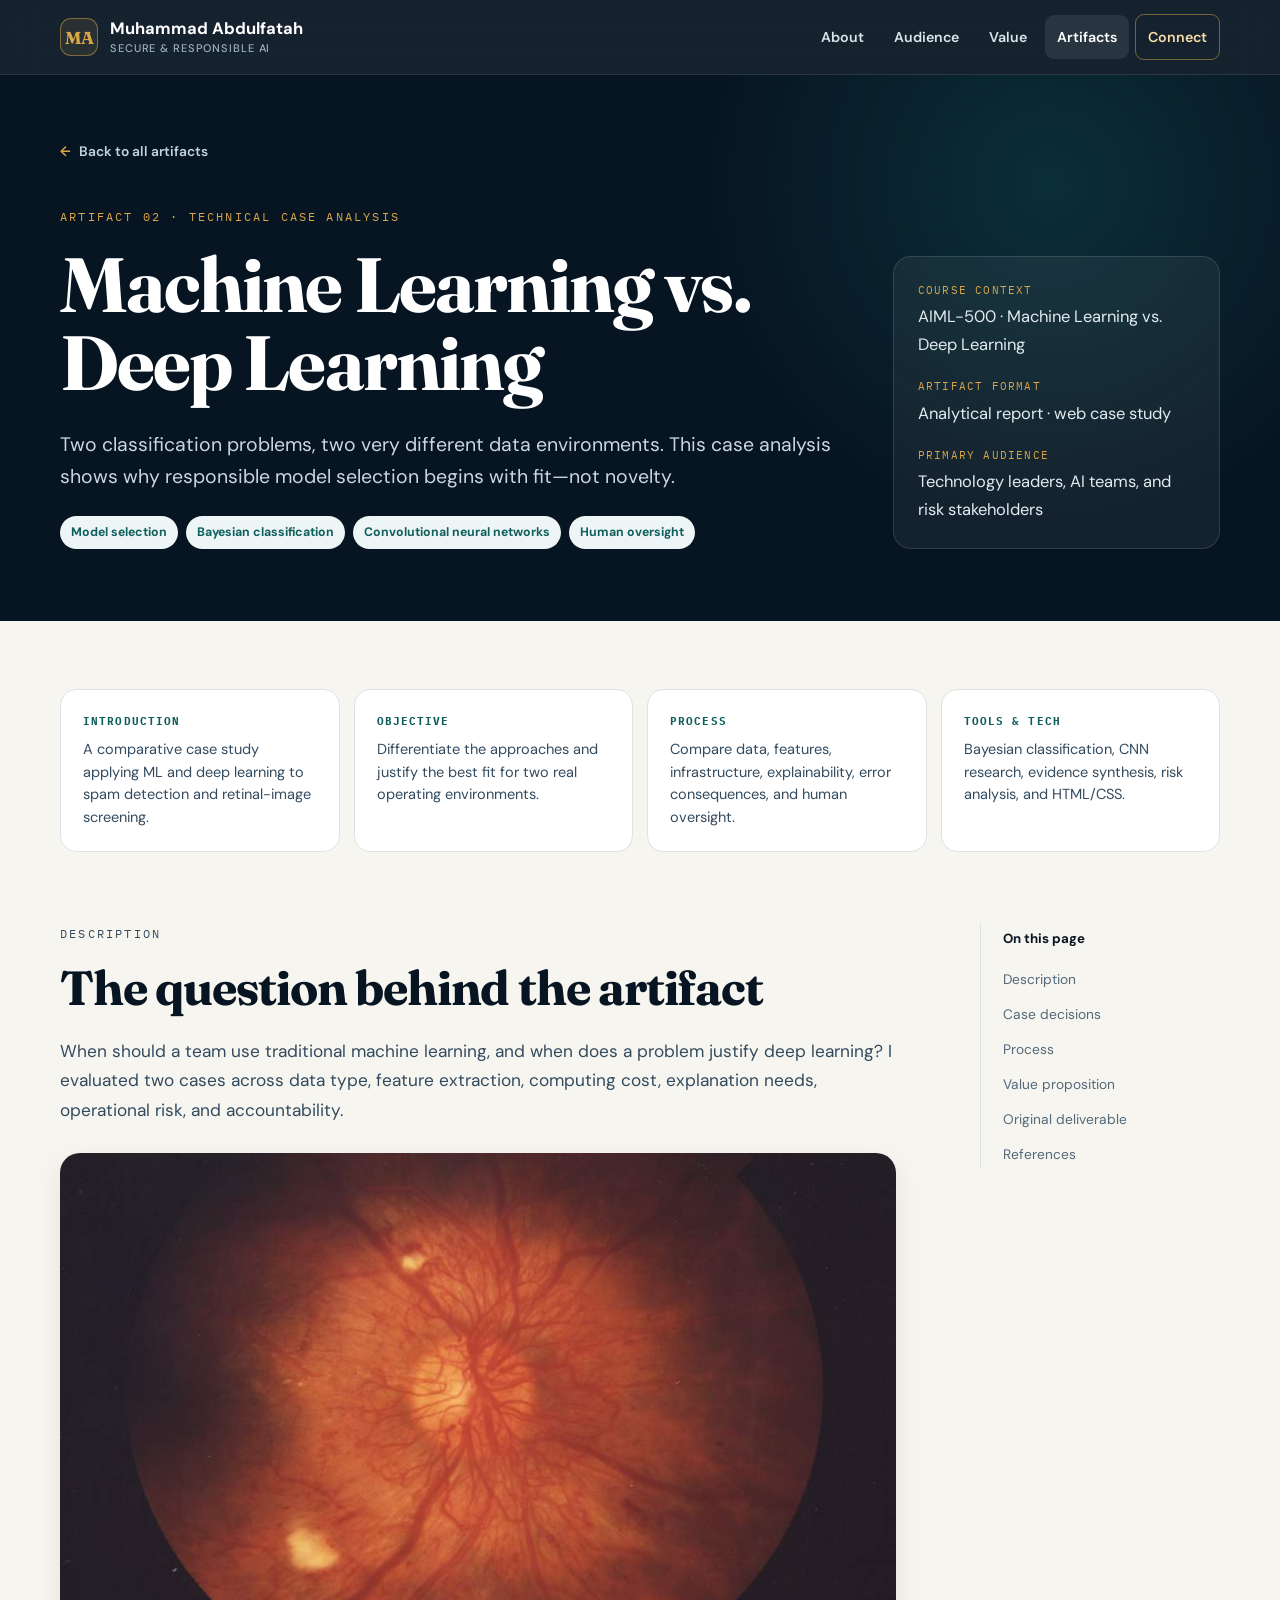
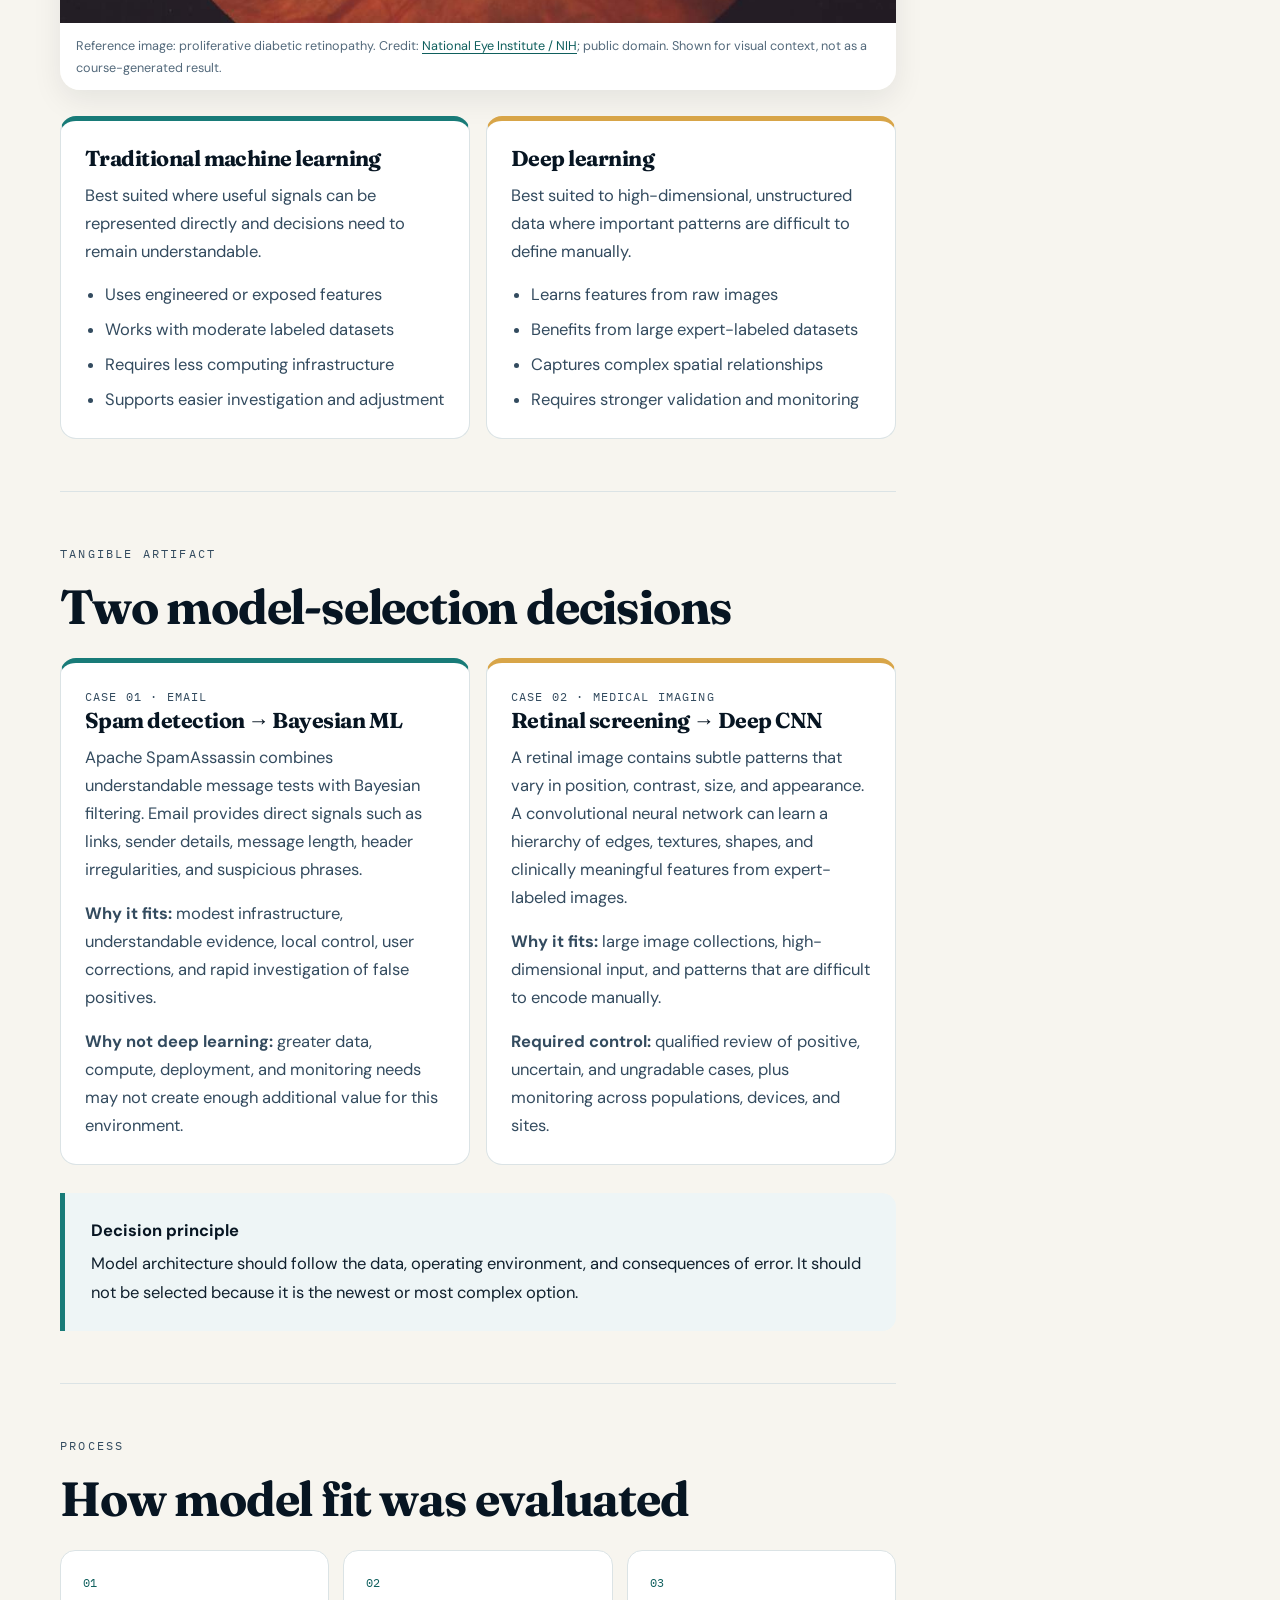
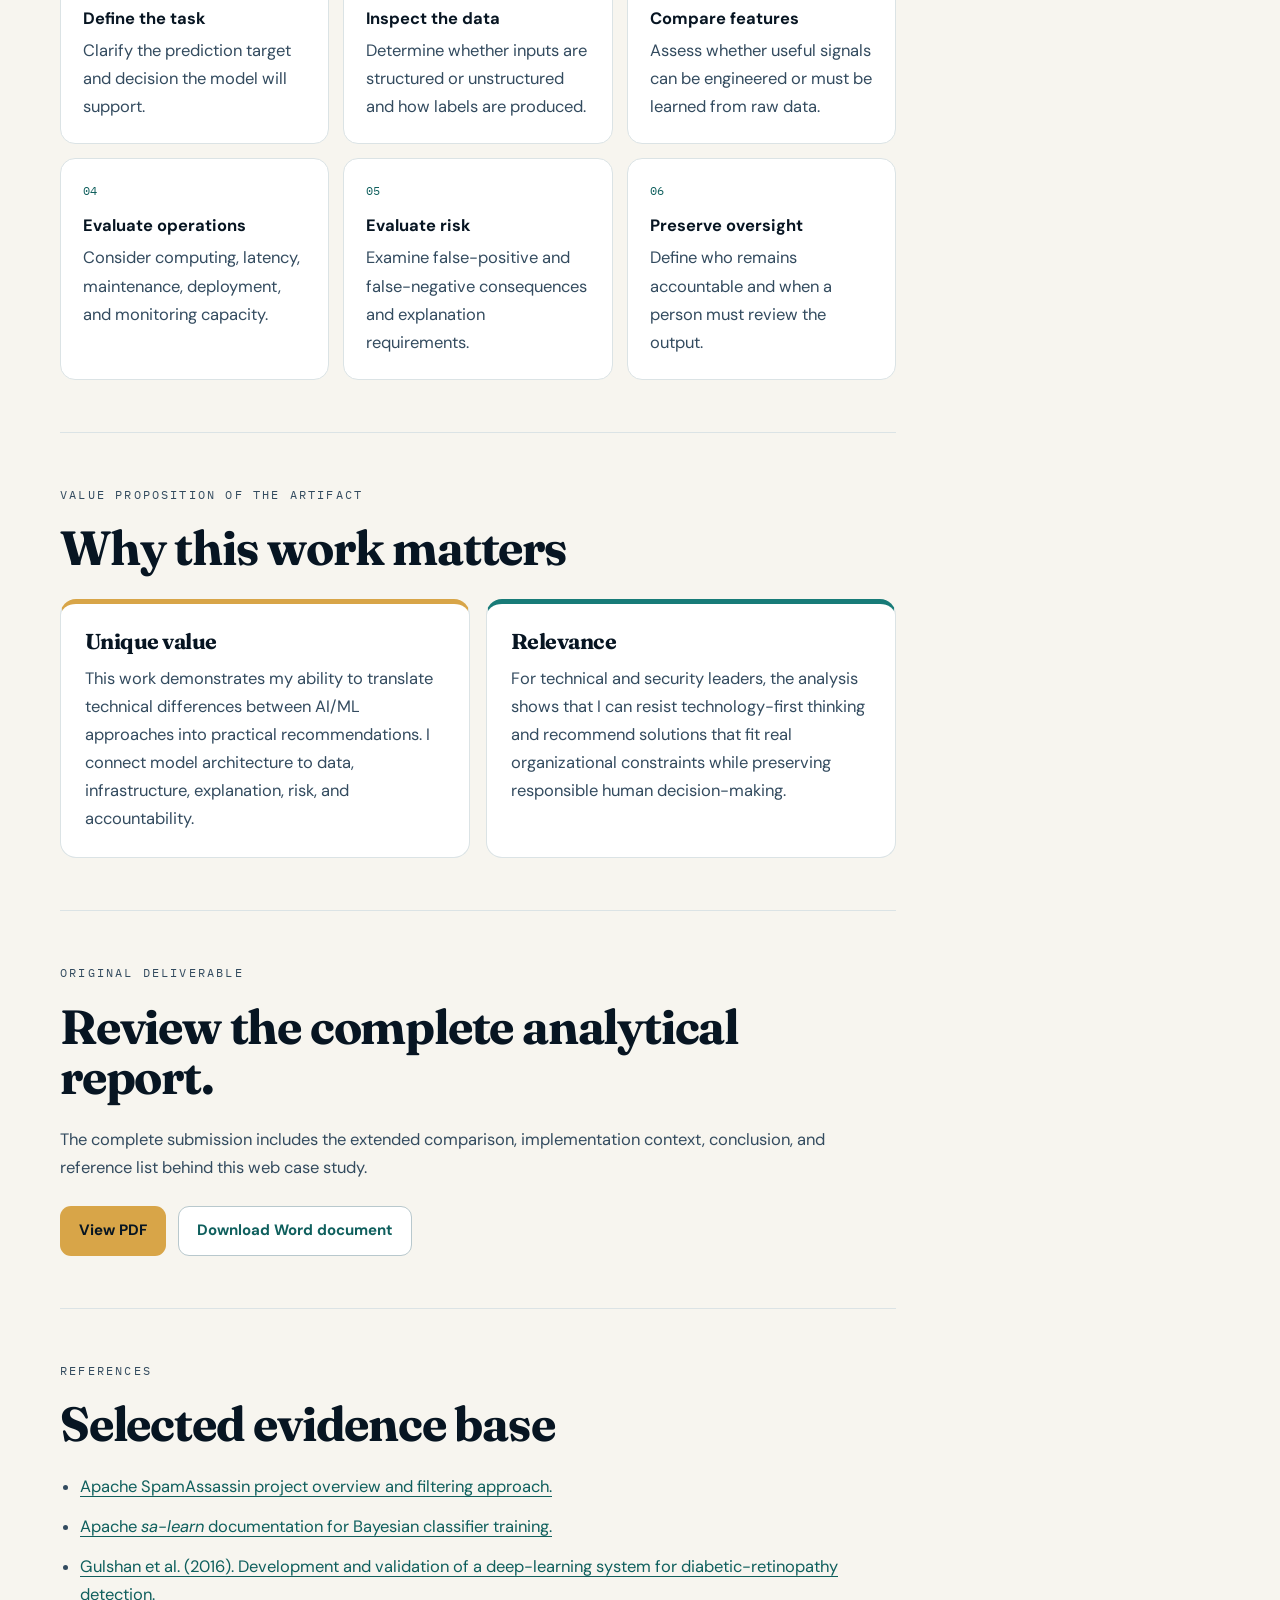
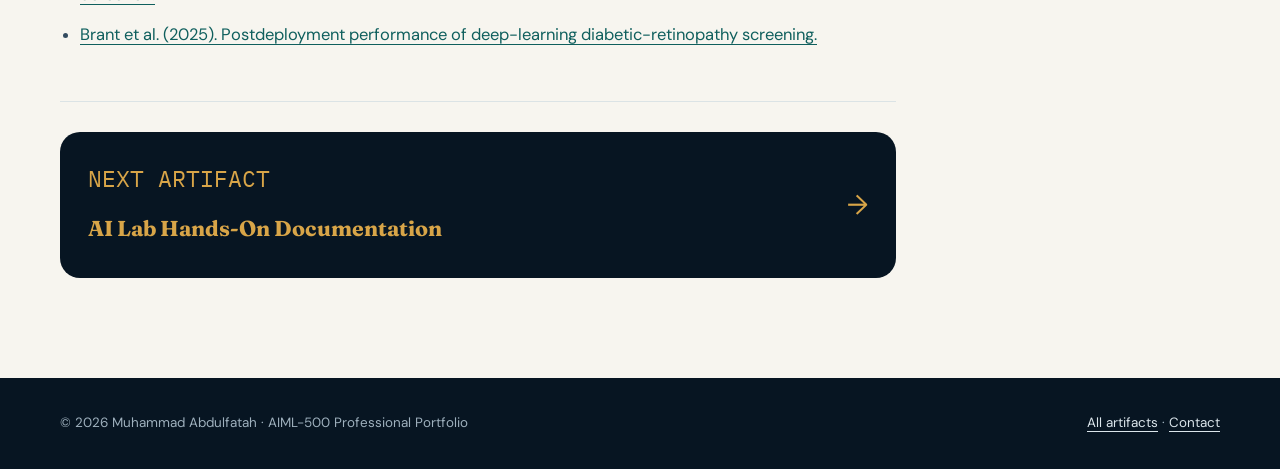
<file: artifact-2-ml-deep-learning.html>
<!doctype html>
<html lang="en">
<head>
  <meta charset="utf-8">
  <meta name="viewport" content="width=device-width, initial-scale=1">
  <meta name="description" content="A real-world comparison of traditional machine learning and deep learning by Muhammad Abdulfatah.">
  <meta name="theme-color" content="#071522">
  <title>Machine Learning vs. Deep Learning | Muhammad Abdulfatah</title>
  <link rel="stylesheet" href="styles.css">
  <script src="script.js" defer></script>
</head>
<body>
  <a class="skip-link" href="#artifact-content">Skip to artifact</a>
  <header class="site-header"><div class="container nav-shell"><a class="brand" href="index.html"><span class="brand-mark" aria-hidden="true">MA</span><span>Muhammad Abdulfatah<small>Secure &amp; Responsible AI</small></span></a><button class="nav-toggle" type="button" aria-expanded="false" aria-controls="main-navigation" aria-label="Open navigation"><span aria-hidden="true"></span></button><nav aria-label="Main navigation"><ul class="nav-list" id="main-navigation" data-open="false"><li><a href="index.html#about">About</a></li><li><a href="index.html#audience">Audience</a></li><li><a href="index.html#value">Value</a></li><li><a aria-current="page" href="index.html#artifacts">Artifacts</a></li><li><a class="nav-cta" href="index.html#contact">Connect</a></li></ul></nav></div></header>

  <main id="artifact-content">
    <header class="detail-hero">
      <div class="container">
        <a class="breadcrumb" href="index.html#artifacts">Back to all artifacts</a>
        <div class="detail-hero-grid">
          <div>
            <p class="eyebrow">Artifact 02 · Technical case analysis</p>
            <h1>Machine Learning vs. Deep Learning</h1>
            <p class="hero-lead">Two classification problems, two very different data environments. This case analysis shows why responsible model selection begins with fit—not novelty.</p>
            <ul class="pill-list" aria-label="Topics"><li>Model selection</li><li>Bayesian classification</li><li>Convolutional neural networks</li><li>Human oversight</li></ul>
          </div>
          <dl class="detail-aside"><dt>Course context</dt><dd>AIML-500 · Machine Learning vs. Deep Learning</dd><dt>Artifact format</dt><dd>Analytical report · web case study</dd><dt>Primary audience</dt><dd>Technology leaders, AI teams, and risk stakeholders</dd></dl>
        </div>
      </div>
    </header>

    <div class="container detail-main">
      <section class="artifact-info" aria-label="Artifact information">
        <article class="info-card"><strong>Introduction</strong><p>A comparative case study applying ML and deep learning to spam detection and retinal-image screening.</p></article>
        <article class="info-card"><strong>Objective</strong><p>Differentiate the approaches and justify the best fit for two real operating environments.</p></article>
        <article class="info-card"><strong>Process</strong><p>Compare data, features, infrastructure, explainability, error consequences, and human oversight.</p></article>
        <article class="info-card"><strong>Tools &amp; tech</strong><p>Bayesian classification, CNN research, evidence synthesis, risk analysis, and HTML/CSS.</p></article>
      </section>

      <div class="detail-layout">
        <div class="detail-content">
          <section class="detail-section" id="description">
            <p class="eyebrow">Description</p>
            <h2>The question behind the artifact</h2>
            <p class="lead">When should a team use traditional machine learning, and when does a problem justify deep learning? I evaluated two cases across data type, feature extraction, computing cost, explanation needs, operational risk, and accountability.</p>
            <figure class="artifact-image clinical-figure">
              <img src="assets/images/retinal-fundus.jpg" alt="Clinical retinal fundus image showing signs of proliferative diabetic retinopathy" width="1000" height="655" loading="lazy">
              <figcaption>Reference image: proliferative diabetic retinopathy. Credit: <a href="https://commons.wikimedia.org/wiki/File:Fundus_Proliferative_retinopathy_EDA01.JPG" target="_blank" rel="noopener noreferrer">National Eye Institute / NIH</a>; public domain. Shown for visual context, not as a course-generated result.</figcaption>
            </figure>
            <div class="comparison-grid">
              <article class="content-card accent"><h3>Traditional machine learning</h3><p>Best suited where useful signals can be represented directly and decisions need to remain understandable.</p><ul><li>Uses engineered or exposed features</li><li>Works with moderate labeled datasets</li><li>Requires less computing infrastructure</li><li>Supports easier investigation and adjustment</li></ul></article>
              <article class="content-card gold"><h3>Deep learning</h3><p>Best suited to high-dimensional, unstructured data where important patterns are difficult to define manually.</p><ul><li>Learns features from raw images</li><li>Benefits from large expert-labeled datasets</li><li>Captures complex spatial relationships</li><li>Requires stronger validation and monitoring</li></ul></article>
            </div>
          </section>

          <section class="detail-section" id="cases">
            <p class="eyebrow">Tangible artifact</p>
            <h2>Two model-selection decisions</h2>
            <div class="case-grid">
              <article class="case-card accent"><p class="project-number">Case 01 · Email</p><h3>Spam detection → Bayesian ML</h3><p>Apache SpamAssassin combines understandable message tests with Bayesian filtering. Email provides direct signals such as links, sender details, message length, header irregularities, and suspicious phrases.</p><p><strong>Why it fits:</strong> modest infrastructure, understandable evidence, local control, user corrections, and rapid investigation of false positives.</p><p><strong>Why not deep learning:</strong> greater data, compute, deployment, and monitoring needs may not create enough additional value for this environment.</p></article>
              <article class="case-card gold"><p class="project-number">Case 02 · Medical imaging</p><h3>Retinal screening → Deep CNN</h3><p>A retinal image contains subtle patterns that vary in position, contrast, size, and appearance. A convolutional neural network can learn a hierarchy of edges, textures, shapes, and clinically meaningful features from expert-labeled images.</p><p><strong>Why it fits:</strong> large image collections, high-dimensional input, and patterns that are difficult to encode manually.</p><p><strong>Required control:</strong> qualified review of positive, uncertain, and ungradable cases, plus monitoring across populations, devices, and sites.</p></article>
            </div>
            <div class="callout"><strong>Decision principle</strong>Model architecture should follow the data, operating environment, and consequences of error. It should not be selected because it is the newest or most complex option.</div>
          </section>

          <section class="detail-section" id="process">
            <p class="eyebrow">Process</p>
            <h2>How model fit was evaluated</h2>
            <ol class="step-list">
              <li><strong>Define the task</strong>Clarify the prediction target and decision the model will support.</li>
              <li><strong>Inspect the data</strong>Determine whether inputs are structured or unstructured and how labels are produced.</li>
              <li><strong>Compare features</strong>Assess whether useful signals can be engineered or must be learned from raw data.</li>
              <li><strong>Evaluate operations</strong>Consider computing, latency, maintenance, deployment, and monitoring capacity.</li>
              <li><strong>Evaluate risk</strong>Examine false-positive and false-negative consequences and explanation requirements.</li>
              <li><strong>Preserve oversight</strong>Define who remains accountable and when a person must review the output.</li>
            </ol>
          </section>

          <section class="detail-section" id="value-proposition">
            <p class="eyebrow">Value proposition of the artifact</p>
            <h2>Why this work matters</h2>
            <div class="content-grid">
              <article class="content-card gold"><h3>Unique value</h3><p>This work demonstrates my ability to translate technical differences between AI/ML approaches into practical recommendations. I connect model architecture to data, infrastructure, explanation, risk, and accountability.</p></article>
              <article class="content-card accent"><h3>Relevance</h3><p>For technical and security leaders, the analysis shows that I can resist technology-first thinking and recommend solutions that fit real organizational constraints while preserving responsible human decision-making.</p></article>
            </div>
          </section>

          <section class="detail-section" id="deliverable">
            <p class="eyebrow">Original deliverable</p>
            <h2>Review the complete analytical report.</h2>
            <p>The complete submission includes the extended comparison, implementation context, conclusion, and reference list behind this web case study.</p>
            <div class="artifact-actions" aria-label="Artifact 2 document links">
              <a class="button button-primary" href="assets/documents/machine-learning-vs-deep-learning.pdf" target="_blank" rel="noopener">View PDF</a>
              <a class="button button-outline" href="assets/documents/machine-learning-vs-deep-learning.docx" download>Download Word document</a>
            </div>
          </section>

          <section class="detail-section" id="references">
            <p class="eyebrow">References</p>
            <h2>Selected evidence base</h2>
            <ul class="source-list">
              <li><a href="https://spamassassin.apache.org/" target="_blank" rel="noopener">Apache SpamAssassin project overview and filtering approach.</a></li>
              <li><a href="https://spamassassin.apache.org/full/4.0.x/doc/sa-learn.html" target="_blank" rel="noopener">Apache <em>sa-learn</em> documentation for Bayesian classifier training.</a></li>
              <li><a href="https://doi.org/10.1001/jama.2016.17216" target="_blank" rel="noopener">Gulshan et al. (2016). Development and validation of a deep-learning system for diabetic-retinopathy detection.</a></li>
              <li><a href="https://doi.org/10.1001/jamanetworkopen.2025.0984" target="_blank" rel="noopener">Brant et al. (2025). Postdeployment performance of deep-learning diabetic-retinopathy screening.</a></li>
            </ul>
          </section>

          <a class="next-project" href="artifact-3-ai-lab-documentation.html"><span><small>Next artifact</small><strong>AI Lab Hands-On Documentation</strong></span><span aria-hidden="true">→</span></a>
        </div>
        <nav class="detail-nav" aria-label="On this page"><strong>On this page</strong><ul><li><a href="#description">Description</a></li><li><a href="#cases">Case decisions</a></li><li><a href="#process">Process</a></li><li><a href="#value-proposition">Value proposition</a></li><li><a href="#deliverable">Original deliverable</a></li><li><a href="#references">References</a></li></ul></nav>
      </div>
    </div>
  </main>
  <footer class="site-footer"><div class="container footer-grid"><p>© 2026 Muhammad Abdulfatah · AIML-500 Professional Portfolio</p><p><a href="index.html#artifacts">All artifacts</a> · <a href="mailto:muhammad.abdulfatah@myemail.indwes.edu">Contact</a></p></div></footer>
</body>
</html>
</file>
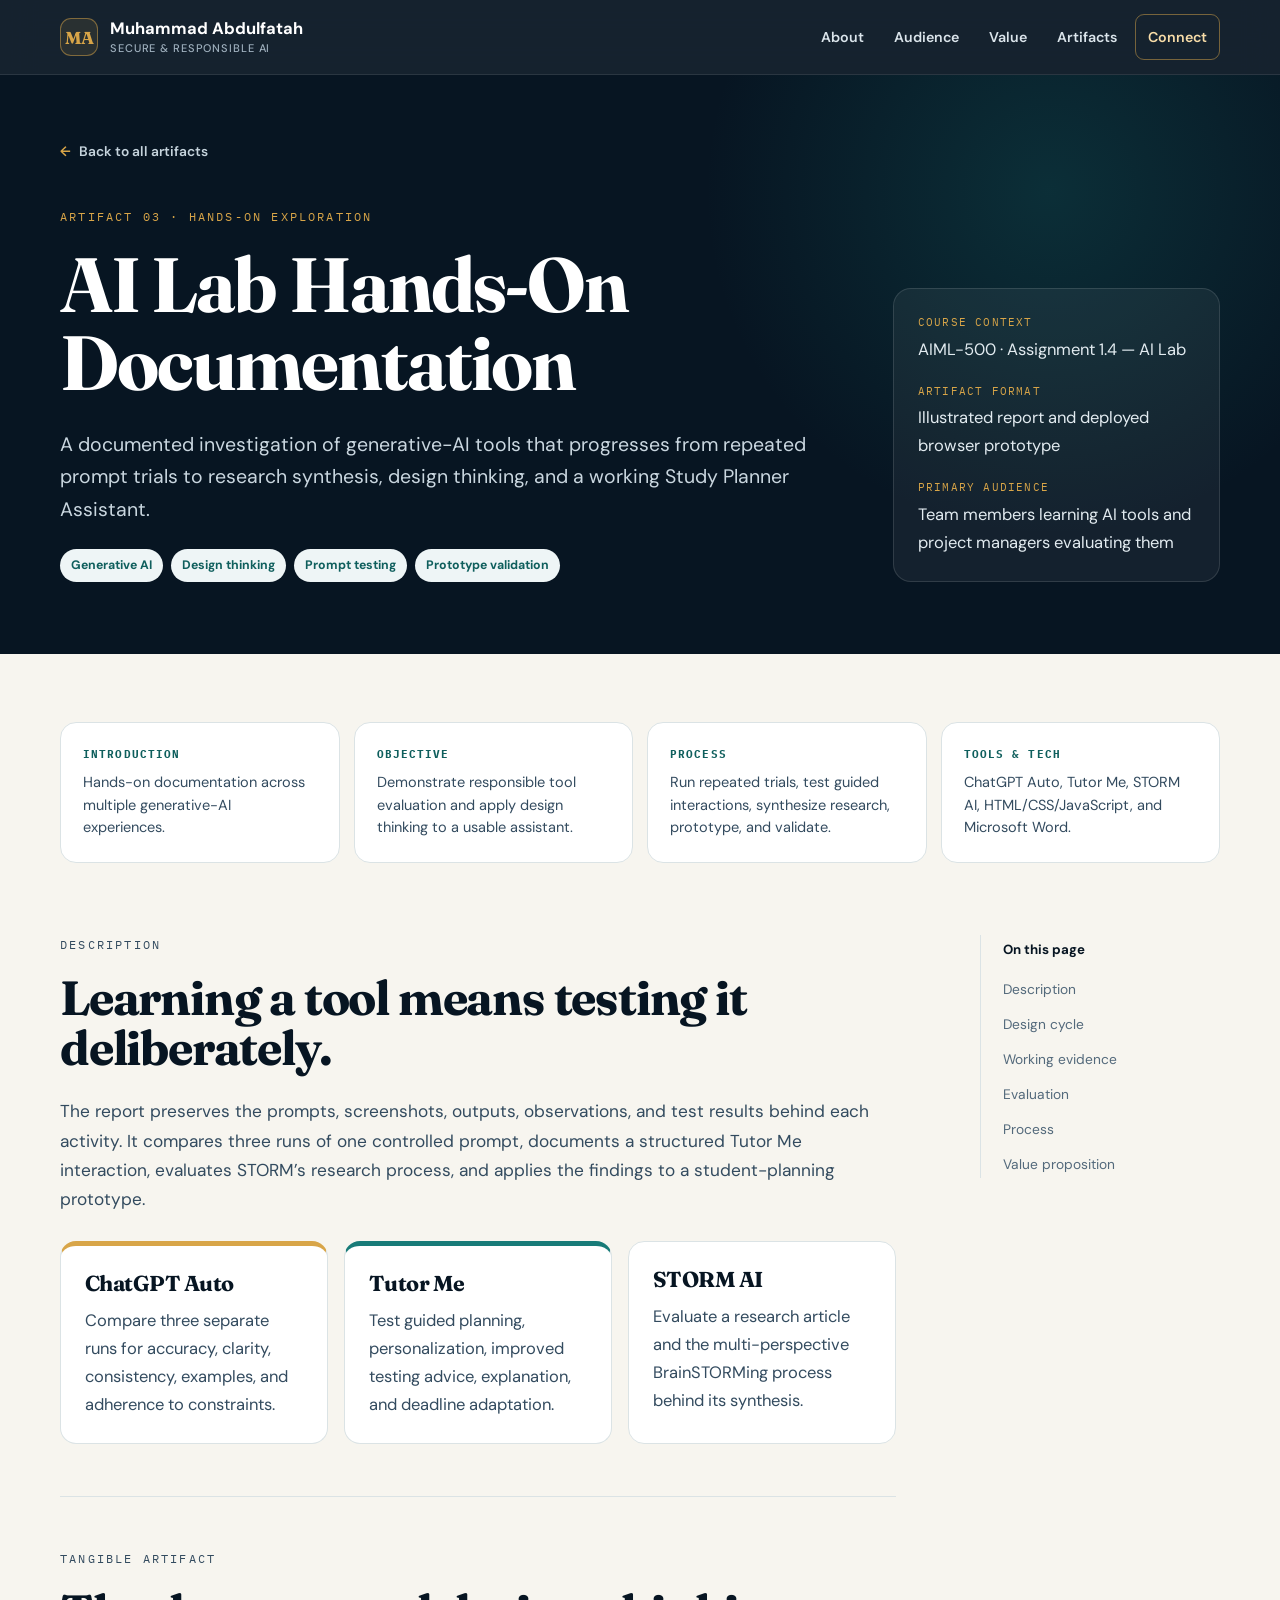
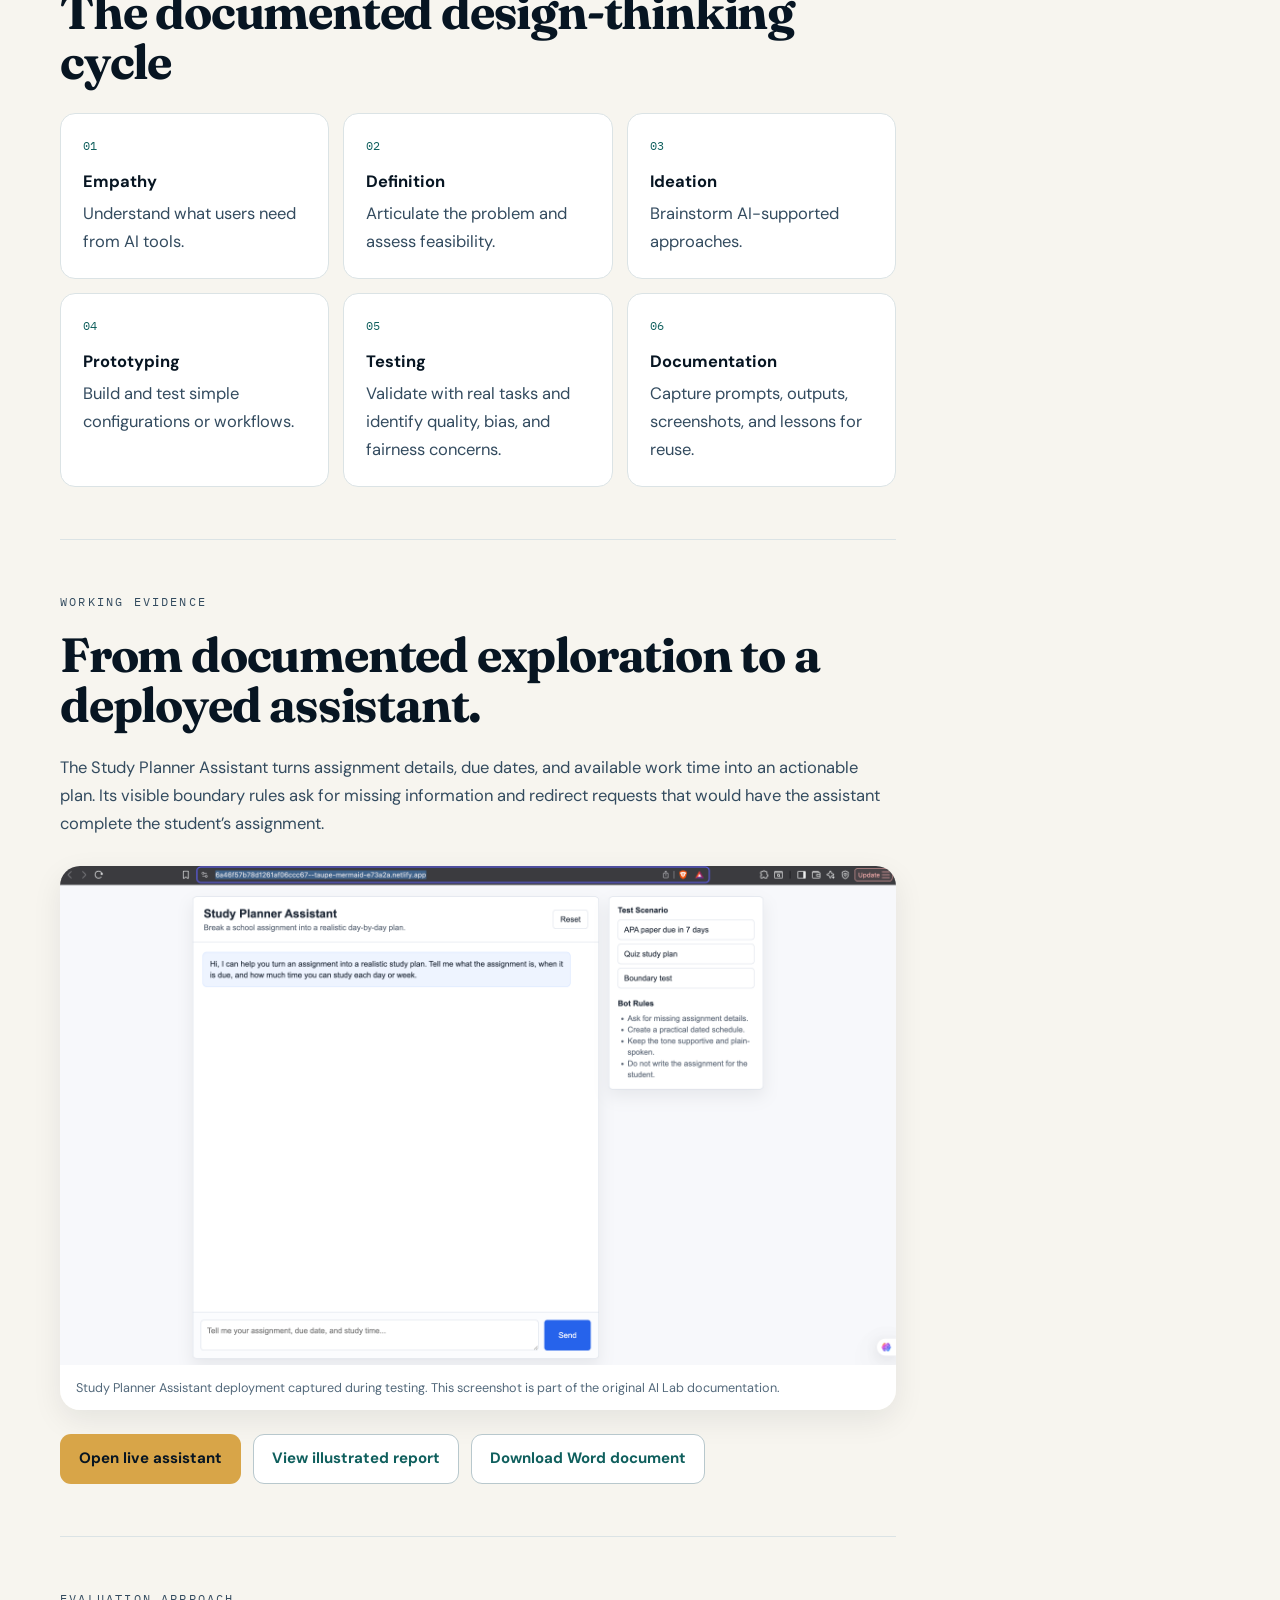
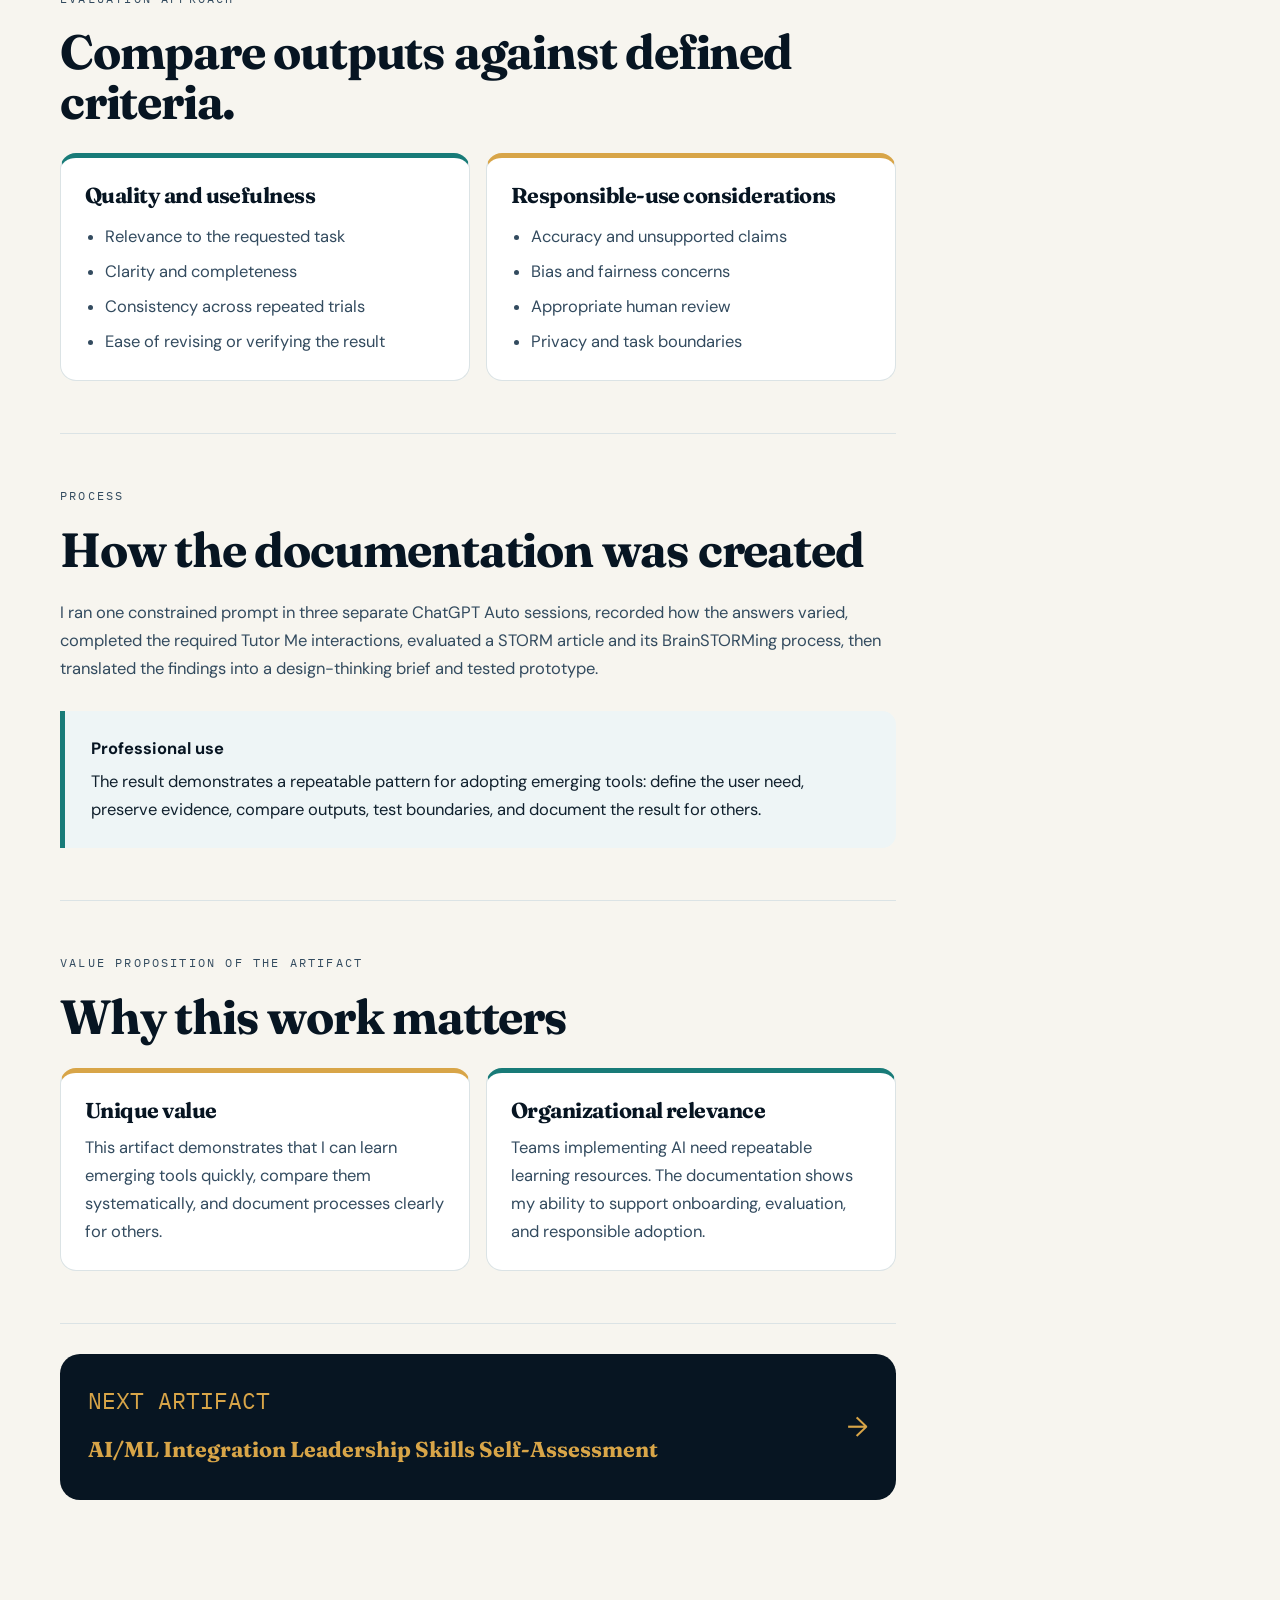
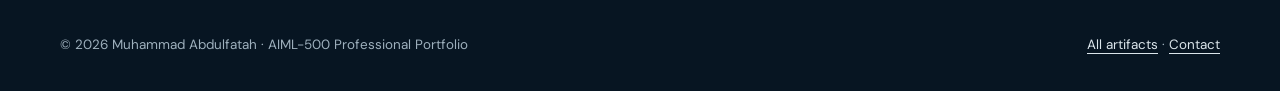
<file: artifact-3-ai-lab-documentation.html>
<!doctype html>
<html lang="en">
<head>
  <meta charset="utf-8">
  <meta name="viewport" content="width=device-width, initial-scale=1">
  <meta name="description" content="AI Lab documentation covering ChatGPT Auto, Tutor Me, STORM AI, design thinking, and a deployed Study Planner Assistant by Muhammad Abdulfatah.">
  <meta name="theme-color" content="#071522">
  <title>AI Lab Hands-On Documentation | Muhammad Abdulfatah</title>
  <link rel="stylesheet" href="styles.css">
  <script src="script.js" defer></script>
</head>
<body>
  <a class="skip-link" href="#artifact-content">Skip to artifact</a>
  <header class="site-header"><div class="container nav-shell"><a class="brand" href="index.html"><span class="brand-mark" aria-hidden="true">MA</span><span>Muhammad Abdulfatah<small>Secure &amp; Responsible AI</small></span></a><button class="nav-toggle" type="button" aria-expanded="false" aria-controls="main-navigation" aria-label="Open navigation"><span aria-hidden="true"></span></button><nav aria-label="Main navigation"><ul class="nav-list" id="main-navigation" data-open="false"><li><a href="index.html#about">About</a></li><li><a href="index.html#audience">Audience</a></li><li><a href="index.html#value">Value</a></li><li><a href="index.html#artifacts">Artifacts</a></li><li><a class="nav-cta" href="index.html#contact">Connect</a></li></ul></nav></div></header>

  <main id="artifact-content">
    <header class="detail-hero"><div class="container"><a class="breadcrumb" href="index.html#artifacts">Back to all artifacts</a><div class="detail-hero-grid"><div><p class="eyebrow">Artifact 03 · Hands-on exploration</p><h1>AI Lab Hands-On Documentation</h1><p class="hero-lead">A documented investigation of generative-AI tools that progresses from repeated prompt trials to research synthesis, design thinking, and a working Study Planner Assistant.</p><ul class="pill-list" aria-label="Topics"><li>Generative AI</li><li>Design thinking</li><li>Prompt testing</li><li>Prototype validation</li></ul></div><dl class="detail-aside"><dt>Course context</dt><dd>AIML-500 · Assignment 1.4 — AI Lab</dd><dt>Artifact format</dt><dd>Illustrated report and deployed browser prototype</dd><dt>Primary audience</dt><dd>Team members learning AI tools and project managers evaluating them</dd></dl></div></div></header>

    <div class="container detail-main">
      <section class="artifact-info" aria-label="Artifact information"><article class="info-card"><strong>Introduction</strong><p>Hands-on documentation across multiple generative-AI experiences.</p></article><article class="info-card"><strong>Objective</strong><p>Demonstrate responsible tool evaluation and apply design thinking to a usable assistant.</p></article><article class="info-card"><strong>Process</strong><p>Run repeated trials, test guided interactions, synthesize research, prototype, and validate.</p></article><article class="info-card"><strong>Tools &amp; tech</strong><p>ChatGPT Auto, Tutor Me, STORM AI, HTML/CSS/JavaScript, and Microsoft Word.</p></article></section>

      <div class="detail-layout"><div class="detail-content">
        <section class="detail-section" id="description"><p class="eyebrow">Description</p><h2>Learning a tool means testing it deliberately.</h2><p class="lead">The report preserves the prompts, screenshots, outputs, observations, and test results behind each activity. It compares three runs of one controlled prompt, documents a structured Tutor Me interaction, evaluates STORM’s research process, and applies the findings to a student-planning prototype.</p><div class="case-grid three"><article class="case-card gold"><h3>ChatGPT Auto</h3><p>Compare three separate runs for accuracy, clarity, consistency, examples, and adherence to constraints.</p></article><article class="case-card accent"><h3>Tutor Me</h3><p>Test guided planning, personalization, improved testing advice, explanation, and deadline adaptation.</p></article><article class="case-card"><h3>STORM AI</h3><p>Evaluate a research article and the multi-perspective BrainSTORMing process behind its synthesis.</p></article></div></section>

        <section class="detail-section" id="design-thinking"><p class="eyebrow">Tangible artifact</p><h2>The documented design-thinking cycle</h2><ol class="step-list"><li><strong>Empathy</strong>Understand what users need from AI tools.</li><li><strong>Definition</strong>Articulate the problem and assess feasibility.</li><li><strong>Ideation</strong>Brainstorm AI-supported approaches.</li><li><strong>Prototyping</strong>Build and test simple configurations or workflows.</li><li><strong>Testing</strong>Validate with real tasks and identify quality, bias, and fairness concerns.</li><li><strong>Documentation</strong>Capture prompts, outputs, screenshots, and lessons for reuse.</li></ol></section>

        <section class="detail-section" id="evidence"><p class="eyebrow">Working evidence</p><h2>From documented exploration to a deployed assistant.</h2><p>The Study Planner Assistant turns assignment details, due dates, and available work time into an actionable plan. Its visible boundary rules ask for missing information and redirect requests that would have the assistant complete the student’s assignment.</p><figure class="artifact-image"><img src="assets/images/study-planner-assistant.png" alt="Study Planner Assistant interface with example test scenarios and responsible-use rules" width="3456" height="2060" loading="lazy"><figcaption>Study Planner Assistant deployment captured during testing. This screenshot is part of the original AI Lab documentation.</figcaption></figure><div class="artifact-actions" aria-label="Artifact 3 evidence links"><a class="button button-primary" href="https://6a46f57b78d1261af06ccc67--taupe-mermaid-e73a2a.netlify.app/" target="_blank" rel="noopener">Open live assistant</a><a class="button button-outline" href="assets/documents/ai-lab-documentation.pdf" target="_blank" rel="noopener">View illustrated report</a><a class="button button-outline" href="assets/documents/ai-lab-documentation.docx" download>Download Word document</a></div></section>

        <section class="detail-section" id="evaluation"><p class="eyebrow">Evaluation approach</p><h2>Compare outputs against defined criteria.</h2><div class="content-grid"><article class="content-card accent"><h3>Quality and usefulness</h3><ul><li>Relevance to the requested task</li><li>Clarity and completeness</li><li>Consistency across repeated trials</li><li>Ease of revising or verifying the result</li></ul></article><article class="content-card gold"><h3>Responsible-use considerations</h3><ul><li>Accuracy and unsupported claims</li><li>Bias and fairness concerns</li><li>Appropriate human review</li><li>Privacy and task boundaries</li></ul></article></div></section>

        <section class="detail-section" id="process"><p class="eyebrow">Process</p><h2>How the documentation was created</h2><p>I ran one constrained prompt in three separate ChatGPT Auto sessions, recorded how the answers varied, completed the required Tutor Me interactions, evaluated a STORM article and its BrainSTORMing process, then translated the findings into a design-thinking brief and tested prototype.</p><div class="callout"><strong>Professional use</strong>The result demonstrates a repeatable pattern for adopting emerging tools: define the user need, preserve evidence, compare outputs, test boundaries, and document the result for others.</div></section>

        <section class="detail-section" id="value-proposition"><p class="eyebrow">Value proposition of the artifact</p><h2>Why this work matters</h2><div class="content-grid"><article class="content-card gold"><h3>Unique value</h3><p>This artifact demonstrates that I can learn emerging tools quickly, compare them systematically, and document processes clearly for others.</p></article><article class="content-card accent"><h3>Organizational relevance</h3><p>Teams implementing AI need repeatable learning resources. The documentation shows my ability to support onboarding, evaluation, and responsible adoption.</p></article></div></section>

        <a class="next-project" href="artifact-4-leadership-assessment.html"><span><small>Next artifact</small><strong>AI/ML Integration Leadership Skills Self-Assessment</strong></span><span aria-hidden="true">→</span></a>
      </div><nav class="detail-nav" aria-label="On this page"><strong>On this page</strong><ul><li><a href="#description">Description</a></li><li><a href="#design-thinking">Design cycle</a></li><li><a href="#evidence">Working evidence</a></li><li><a href="#evaluation">Evaluation</a></li><li><a href="#process">Process</a></li><li><a href="#value-proposition">Value proposition</a></li></ul></nav></div>
    </div>
  </main>
  <footer class="site-footer"><div class="container footer-grid"><p>© 2026 Muhammad Abdulfatah · AIML-500 Professional Portfolio</p><p><a href="index.html#artifacts">All artifacts</a> · <a href="mailto:muhammad.abdulfatah@myemail.indwes.edu">Contact</a></p></div></footer>
</body>
</html>
</file>
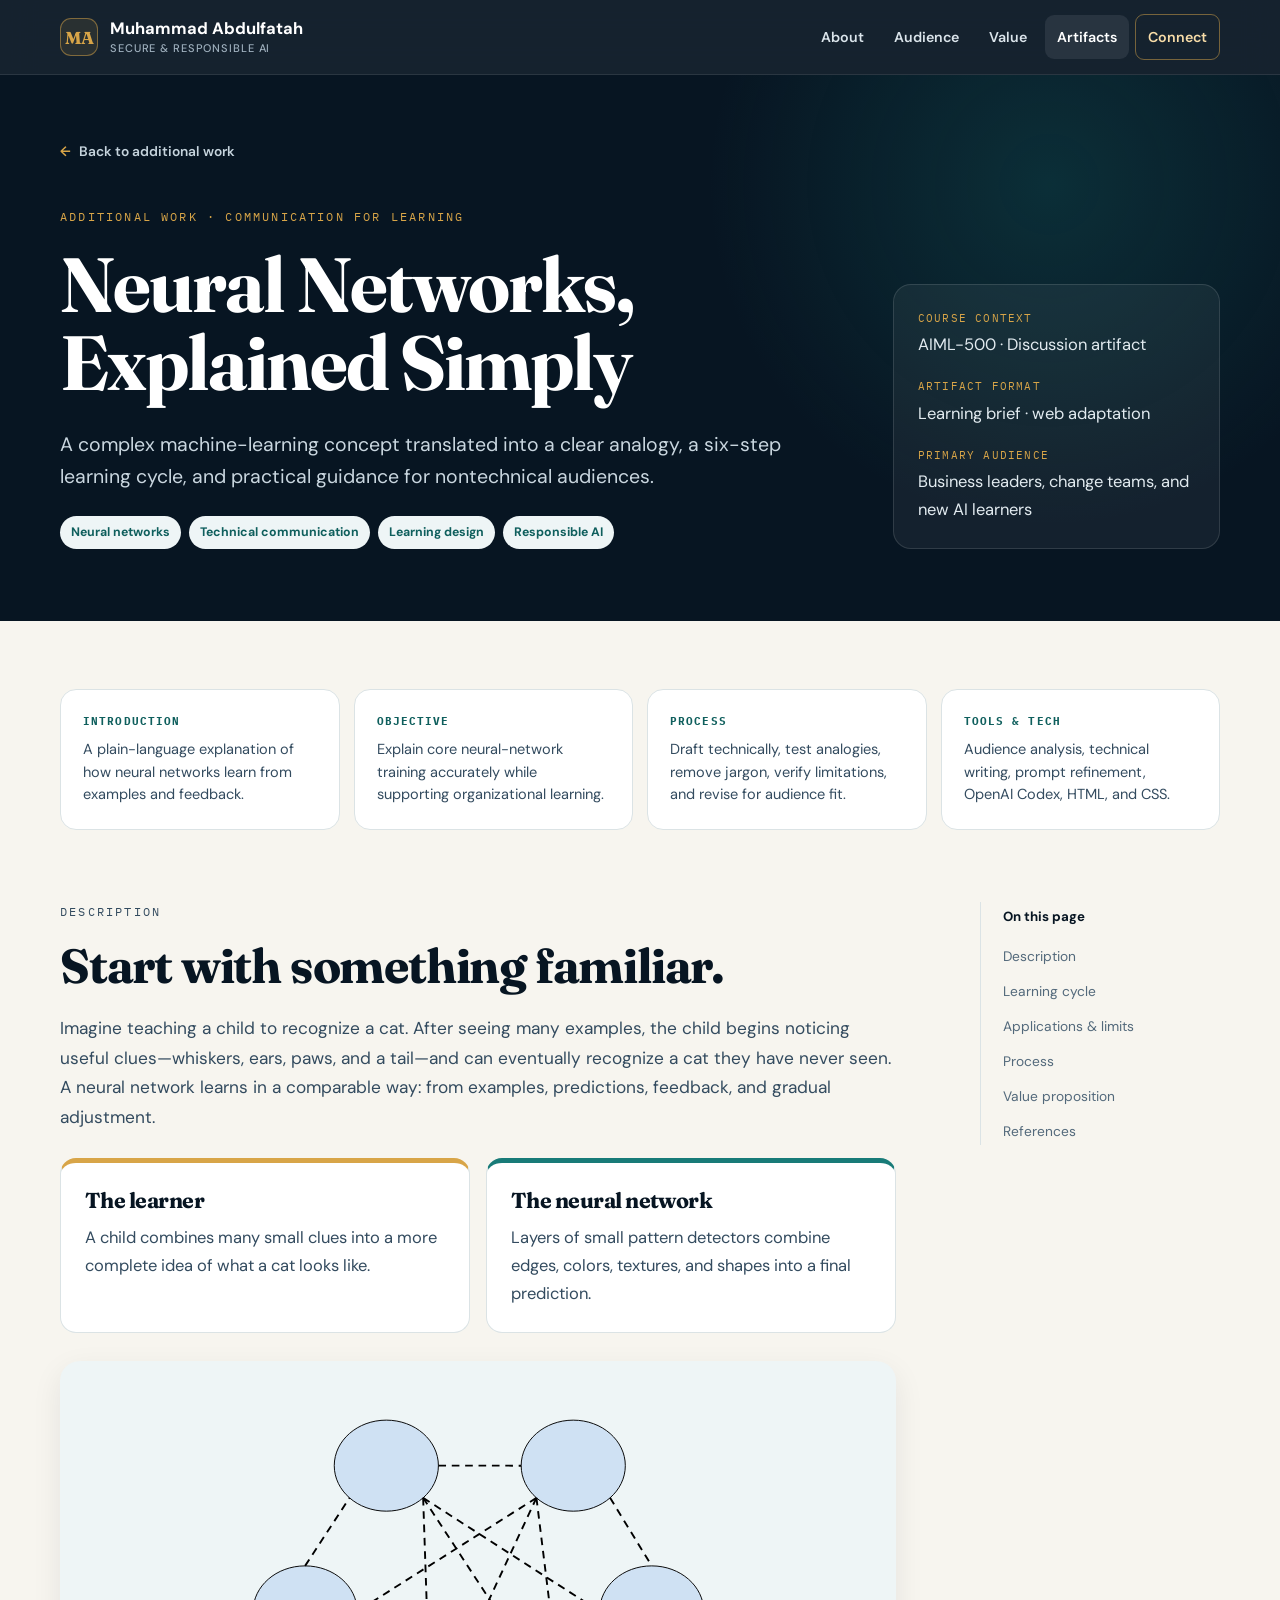
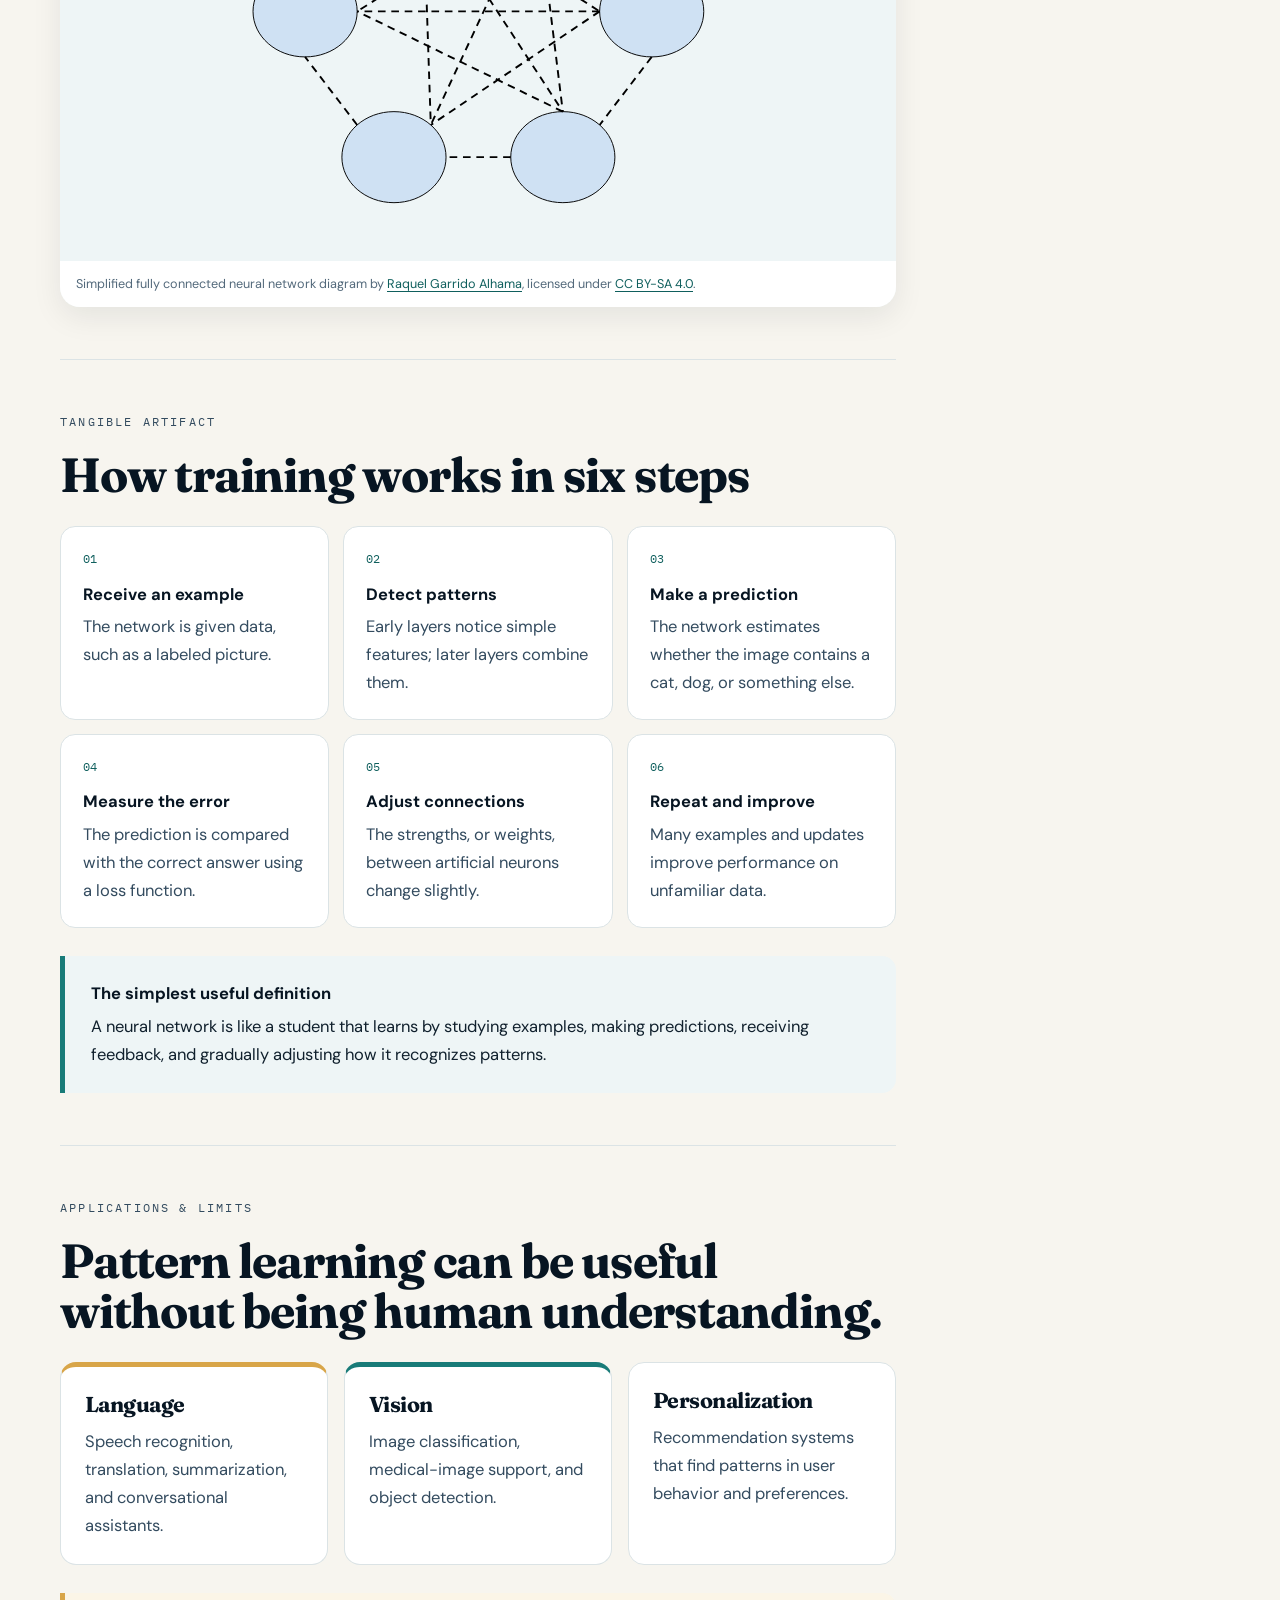
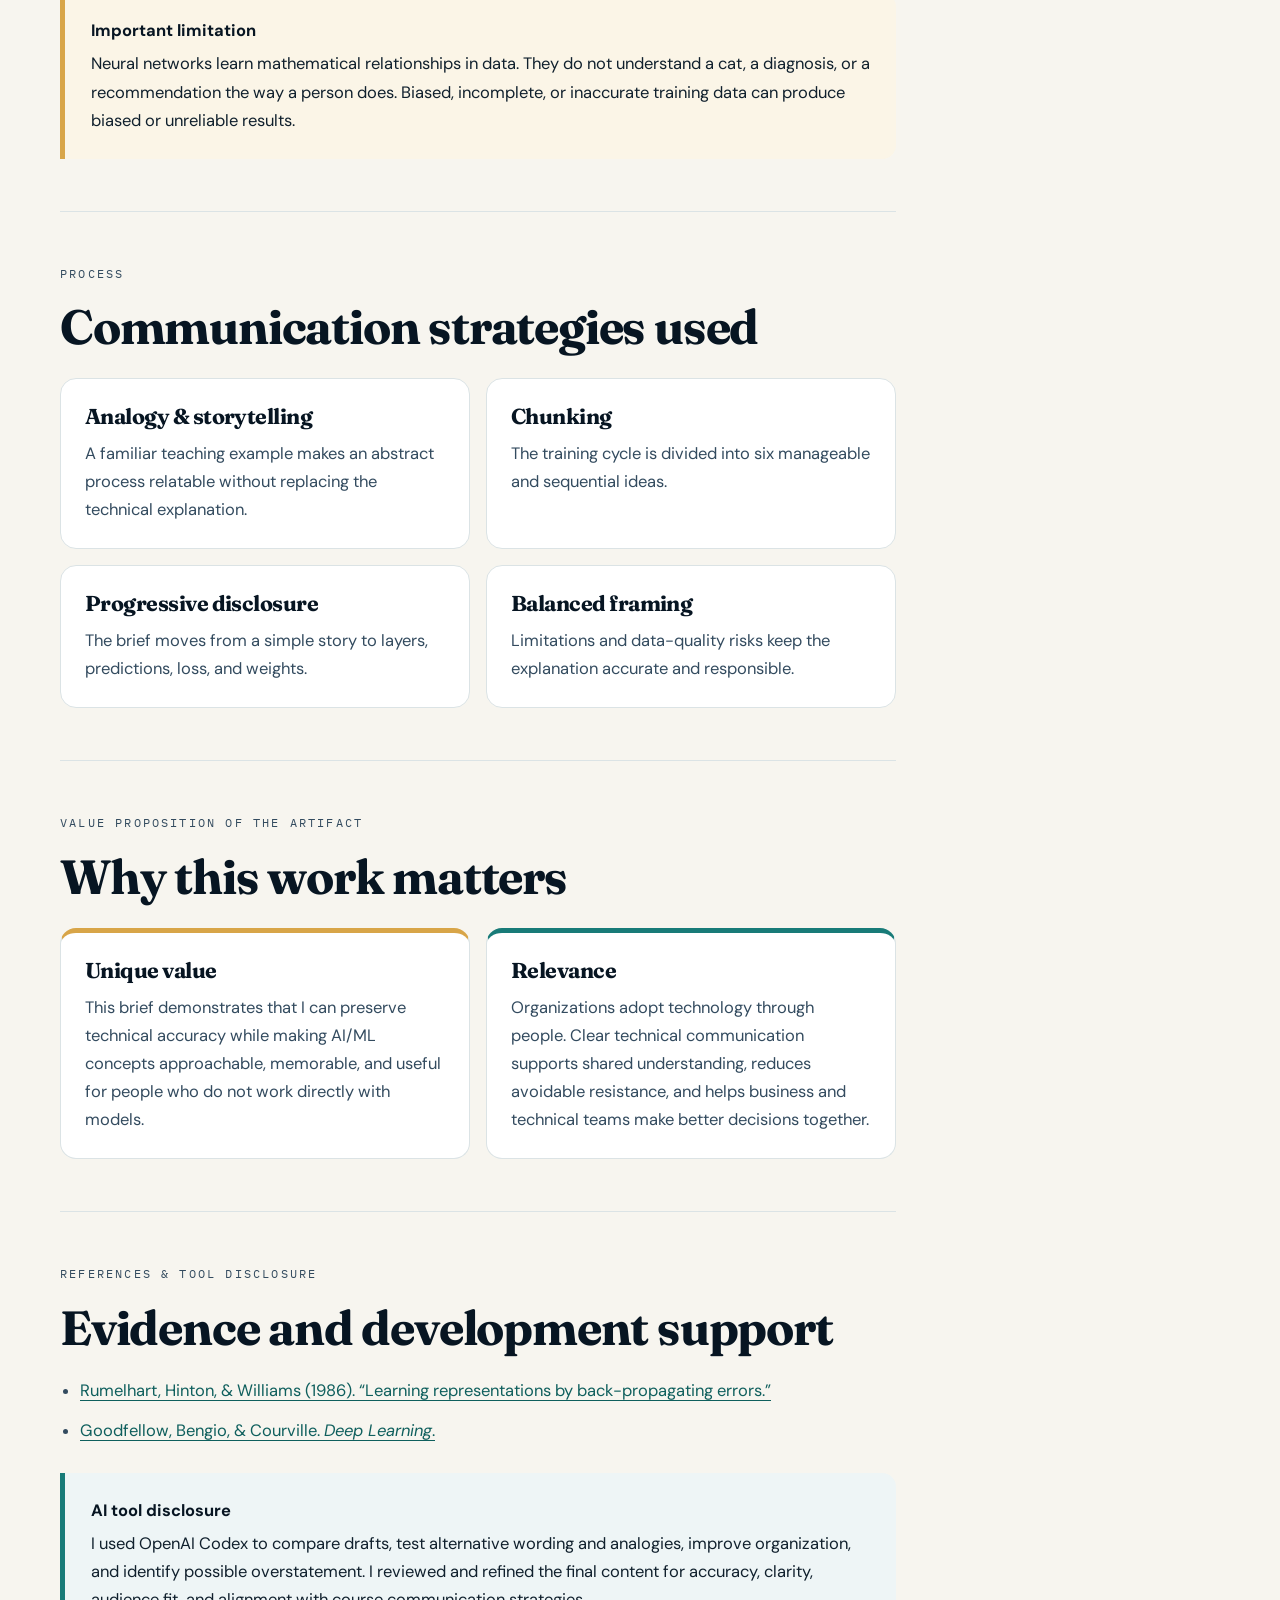
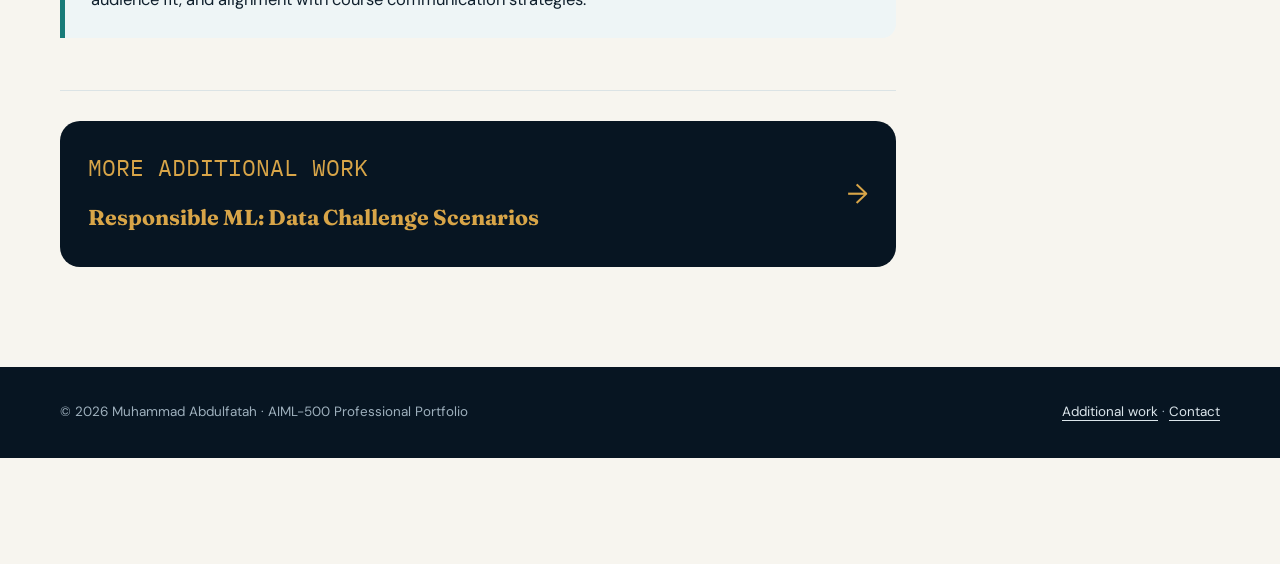
<file: artifact-3-neural-networks.html>
<!doctype html>
<html lang="en">
<head>
  <meta charset="utf-8">
  <meta name="viewport" content="width=device-width, initial-scale=1">
  <meta http-equiv="refresh" content="0; url=additional-neural-networks.html">
  <link rel="canonical" href="additional-neural-networks.html">
  <title>Neural Networks, Explained Simply | Additional Work</title>
</head>
<body><p>This project is now listed under <a href="additional-neural-networks.html">Additional Work</a>.</p></body>
</html>
</file>
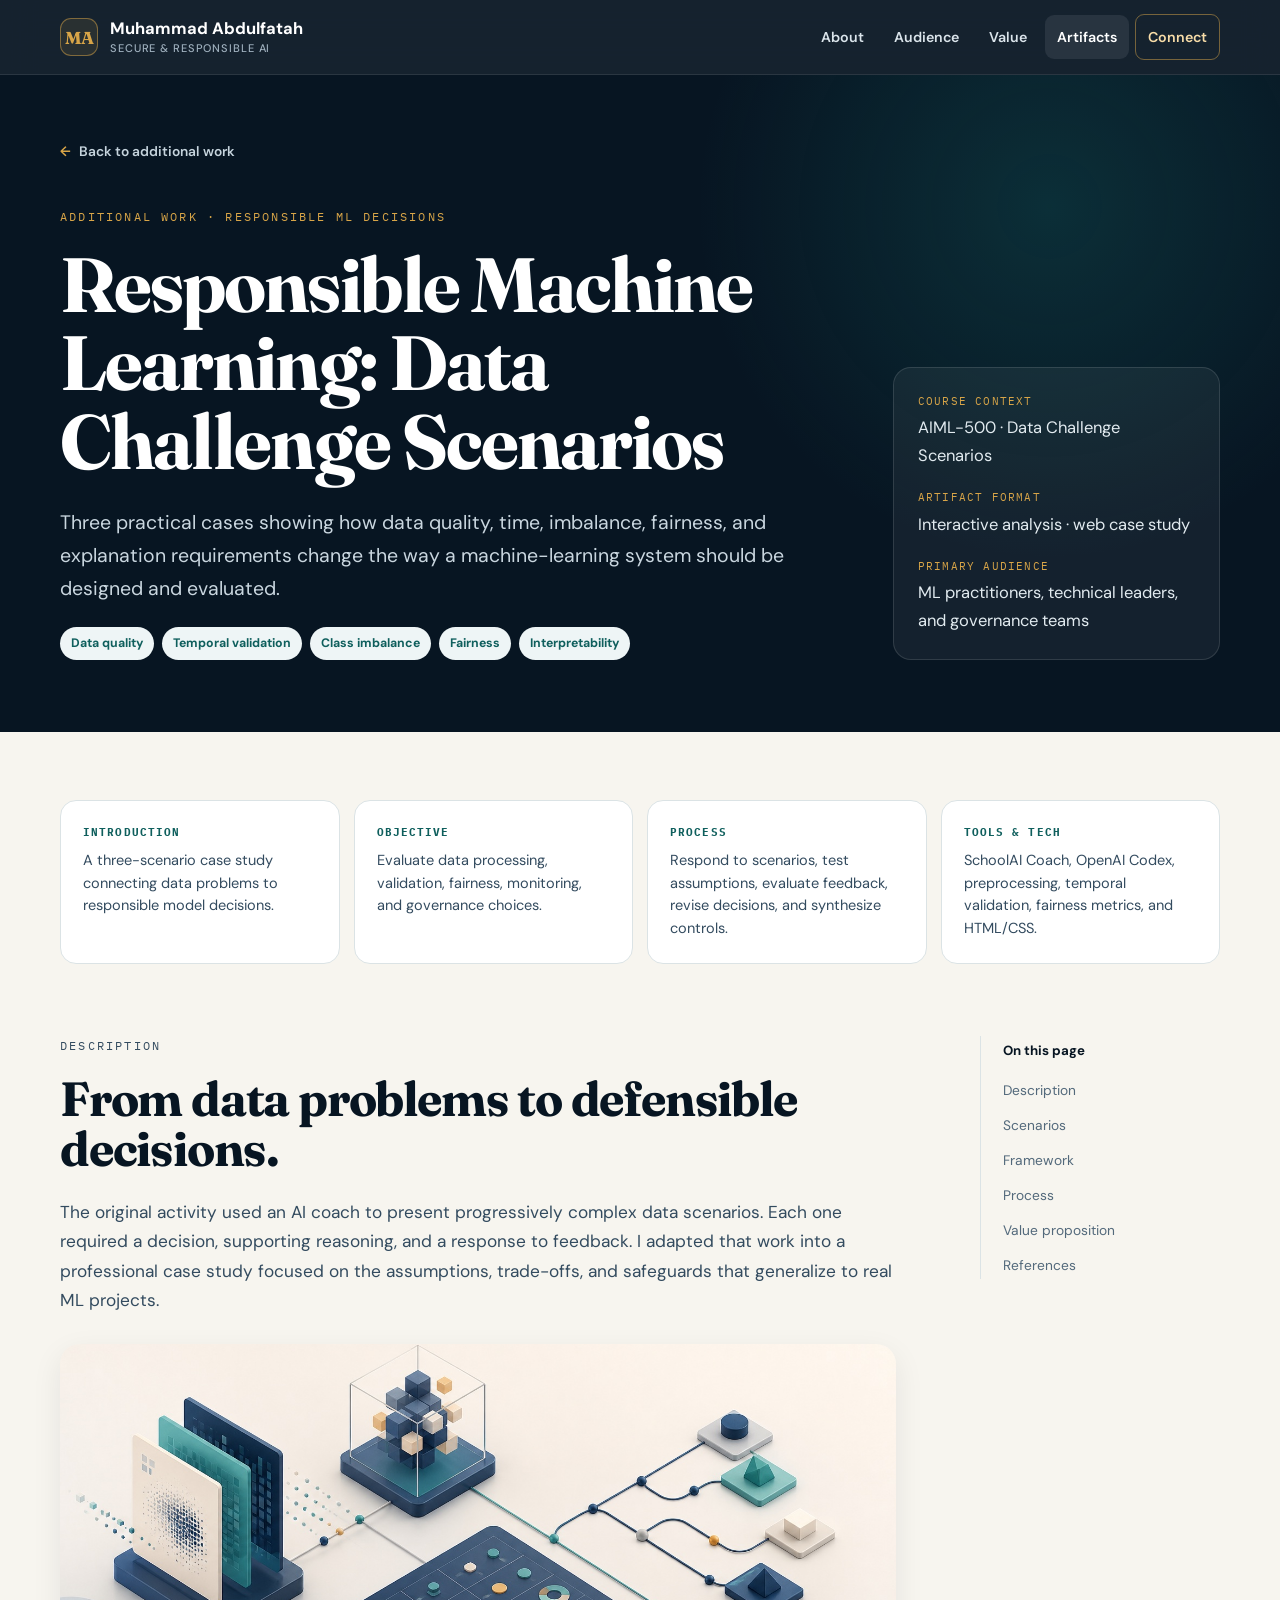
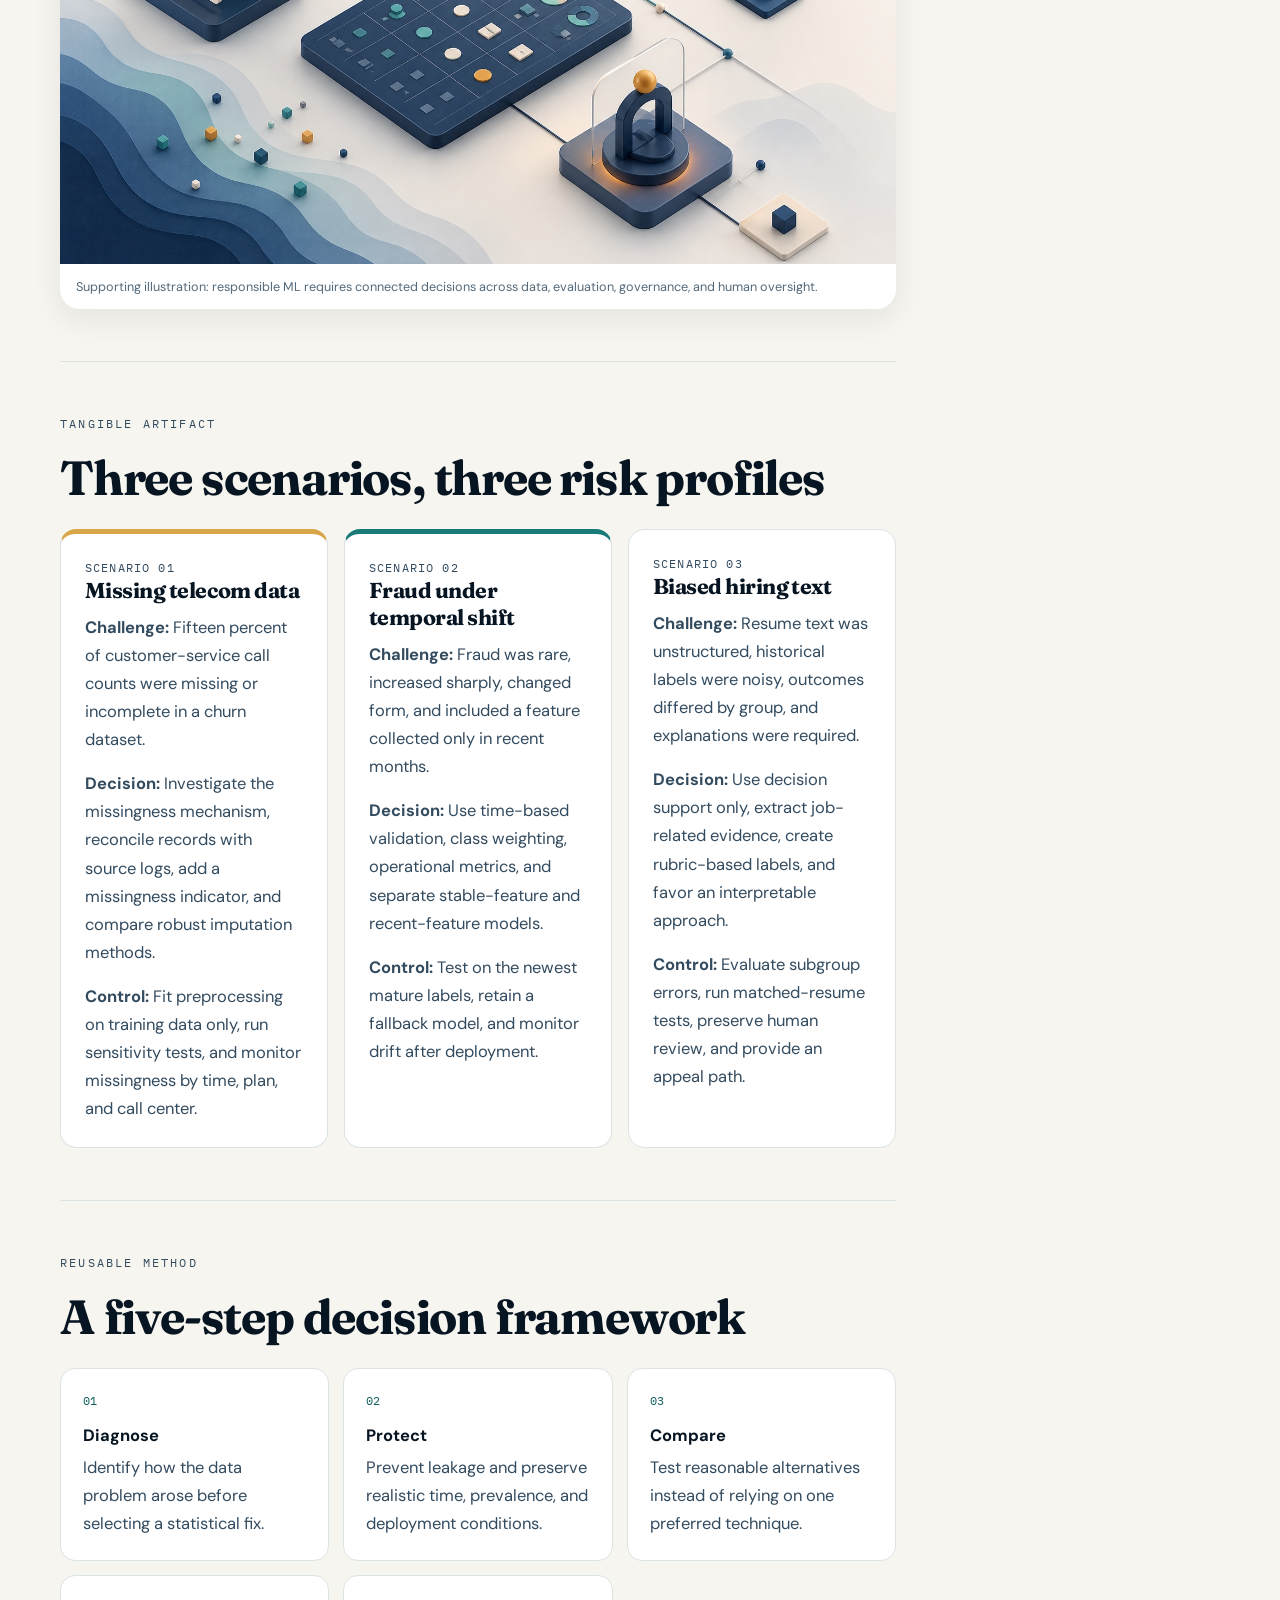
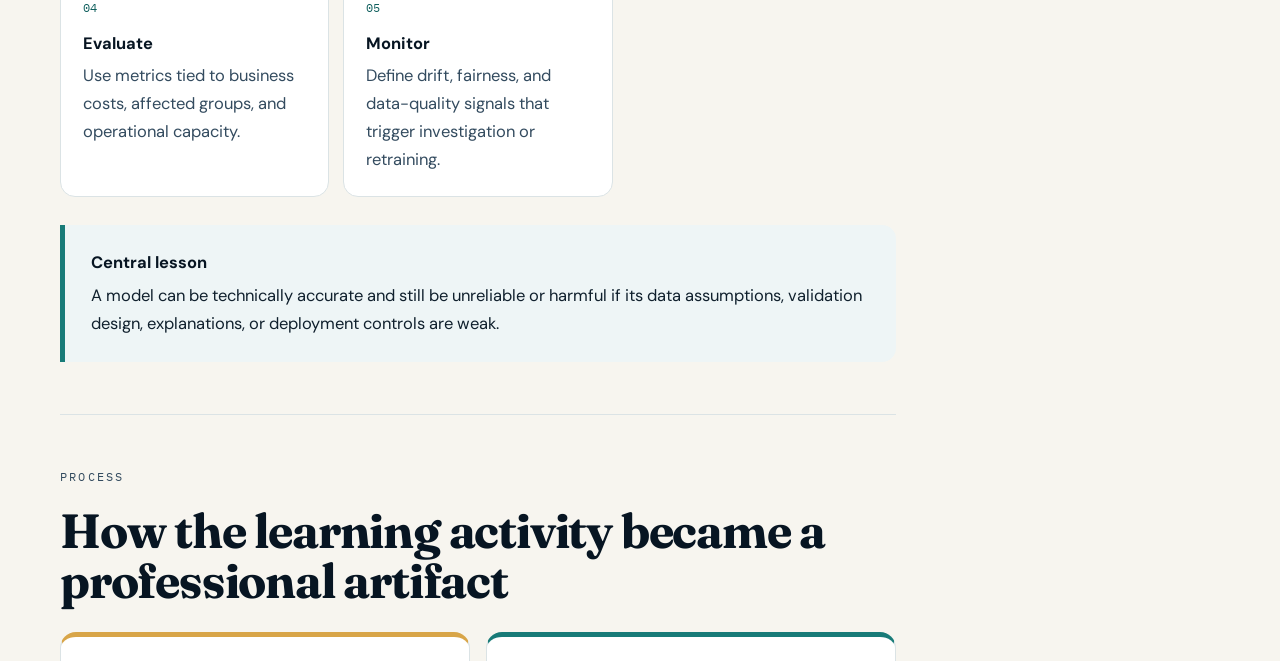
<file: artifact-4-data-challenges.html>
<!doctype html>
<html lang="en">
<head>
  <meta charset="utf-8">
  <meta name="viewport" content="width=device-width, initial-scale=1">
  <meta http-equiv="refresh" content="0; url=additional-data-challenges.html">
  <link rel="canonical" href="additional-data-challenges.html">
  <title>Responsible ML Data Challenges | Additional Work</title>
</head>
<body><p>This project is now listed under <a href="additional-data-challenges.html">Additional Work</a>.</p></body>
</html>
</file>
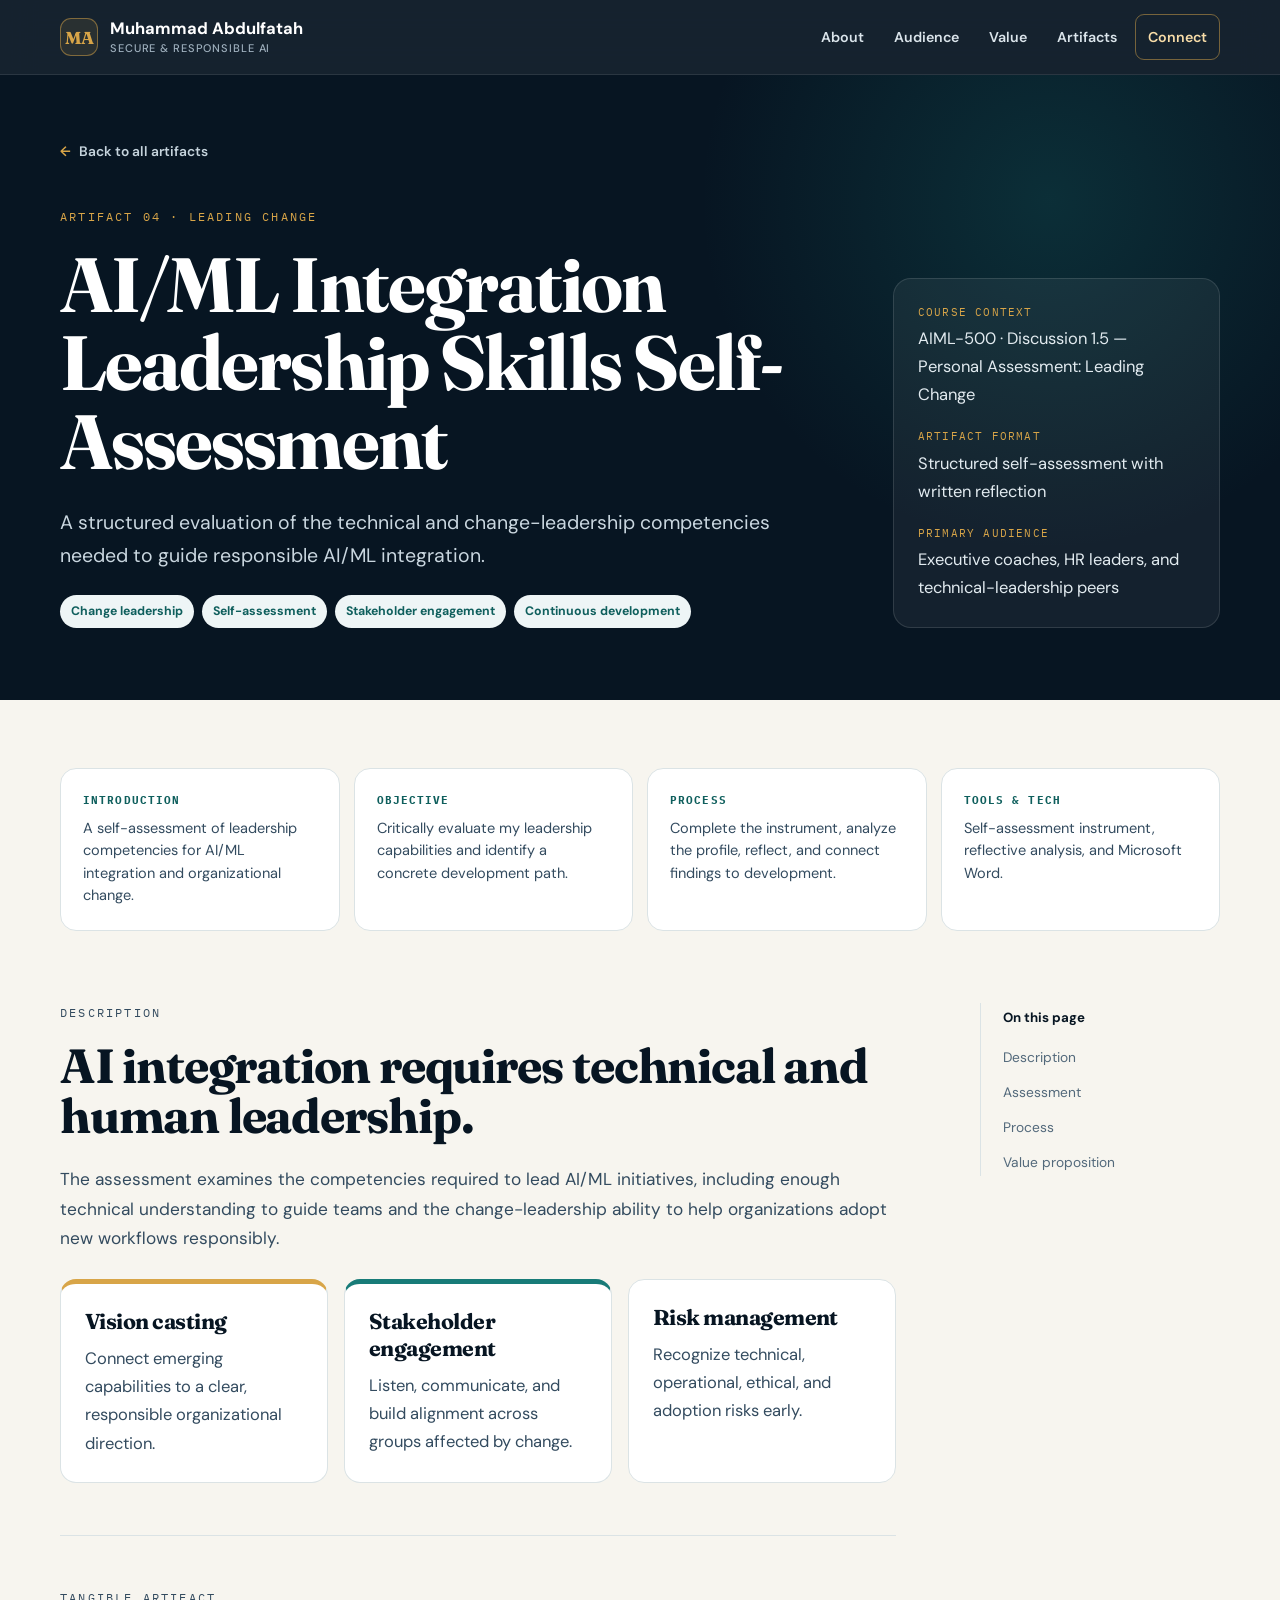
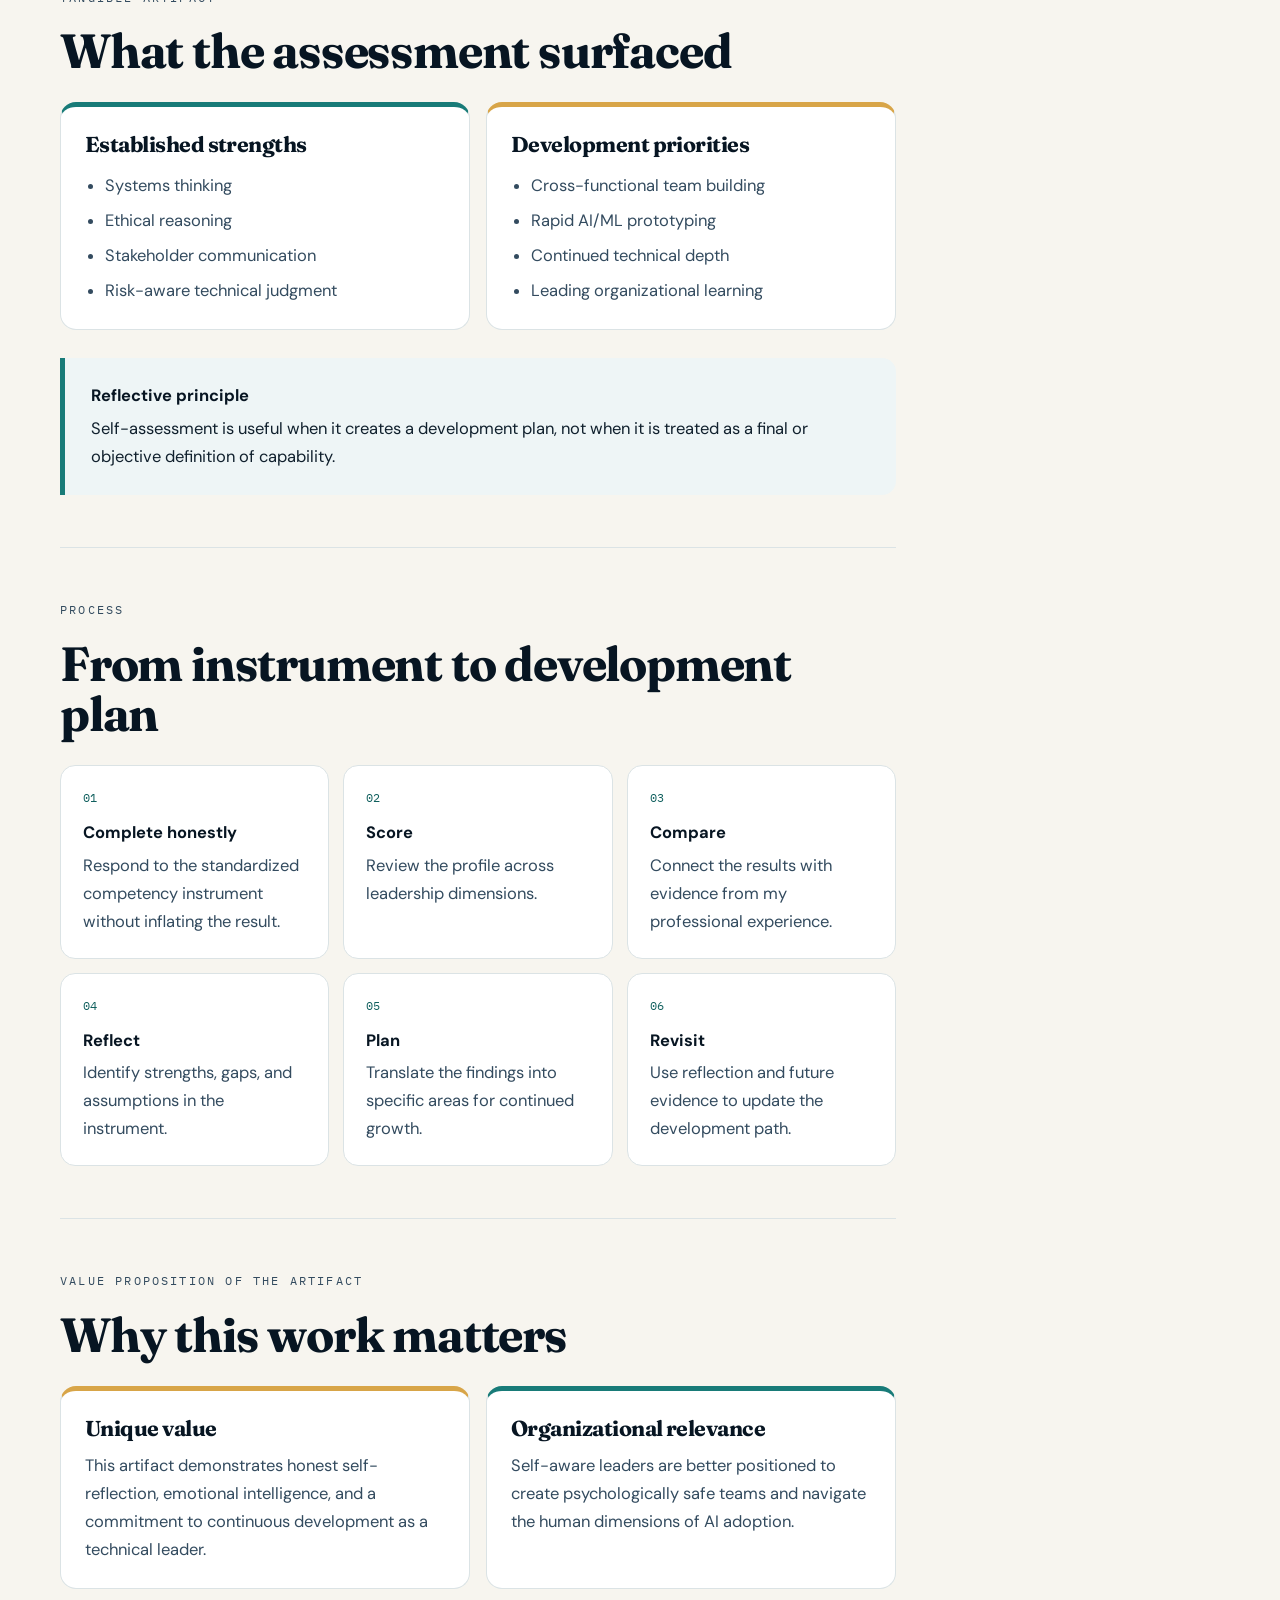
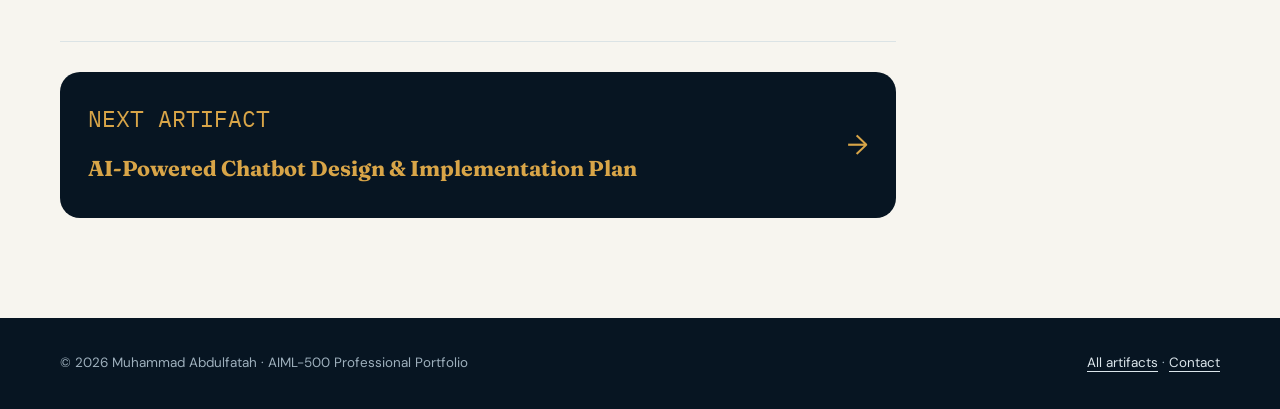
<file: artifact-4-leadership-assessment.html>
<!doctype html>
<html lang="en">
<head>
  <meta charset="utf-8">
  <meta name="viewport" content="width=device-width, initial-scale=1">
  <meta name="description" content="An AI and machine-learning integration leadership skills self-assessment by Muhammad Abdulfatah.">
  <meta name="theme-color" content="#071522">
  <title>AI/ML Integration Leadership Assessment | Muhammad Abdulfatah</title>
  <link rel="stylesheet" href="styles.css">
  <script src="script.js" defer></script>
</head>
<body>
  <a class="skip-link" href="#artifact-content">Skip to artifact</a>
  <header class="site-header"><div class="container nav-shell"><a class="brand" href="index.html"><span class="brand-mark" aria-hidden="true">MA</span><span>Muhammad Abdulfatah<small>Secure &amp; Responsible AI</small></span></a><button class="nav-toggle" type="button" aria-expanded="false" aria-controls="main-navigation" aria-label="Open navigation"><span aria-hidden="true"></span></button><nav aria-label="Main navigation"><ul class="nav-list" id="main-navigation" data-open="false"><li><a href="index.html#about">About</a></li><li><a href="index.html#audience">Audience</a></li><li><a href="index.html#value">Value</a></li><li><a href="index.html#artifacts">Artifacts</a></li><li><a class="nav-cta" href="index.html#contact">Connect</a></li></ul></nav></div></header>

  <main id="artifact-content">
    <header class="detail-hero"><div class="container"><a class="breadcrumb" href="index.html#artifacts">Back to all artifacts</a><div class="detail-hero-grid"><div><p class="eyebrow">Artifact 04 · Leading change</p><h1>AI/ML Integration Leadership Skills Self-Assessment</h1><p class="hero-lead">A structured evaluation of the technical and change-leadership competencies needed to guide responsible AI/ML integration.</p><ul class="pill-list" aria-label="Topics"><li>Change leadership</li><li>Self-assessment</li><li>Stakeholder engagement</li><li>Continuous development</li></ul></div><dl class="detail-aside"><dt>Course context</dt><dd>AIML-500 · Discussion 1.5 — Personal Assessment: Leading Change</dd><dt>Artifact format</dt><dd>Structured self-assessment with written reflection</dd><dt>Primary audience</dt><dd>Executive coaches, HR leaders, and technical-leadership peers</dd></dl></div></div></header>

    <div class="container detail-main">
      <section class="artifact-info" aria-label="Artifact information"><article class="info-card"><strong>Introduction</strong><p>A self-assessment of leadership competencies for AI/ML integration and organizational change.</p></article><article class="info-card"><strong>Objective</strong><p>Critically evaluate my leadership capabilities and identify a concrete development path.</p></article><article class="info-card"><strong>Process</strong><p>Complete the instrument, analyze the profile, reflect, and connect findings to development.</p></article><article class="info-card"><strong>Tools &amp; tech</strong><p>Self-assessment instrument, reflective analysis, and Microsoft Word.</p></article></section>

      <div class="detail-layout"><div class="detail-content">
        <section class="detail-section" id="description"><p class="eyebrow">Description</p><h2>AI integration requires technical and human leadership.</h2><p class="lead">The assessment examines the competencies required to lead AI/ML initiatives, including enough technical understanding to guide teams and the change-leadership ability to help organizations adopt new workflows responsibly.</p><div class="case-grid three"><article class="case-card gold"><h3>Vision casting</h3><p>Connect emerging capabilities to a clear, responsible organizational direction.</p></article><article class="case-card accent"><h3>Stakeholder engagement</h3><p>Listen, communicate, and build alignment across groups affected by change.</p></article><article class="case-card"><h3>Risk management</h3><p>Recognize technical, operational, ethical, and adoption risks early.</p></article></div></section>

        <section class="detail-section" id="assessment"><p class="eyebrow">Tangible artifact</p><h2>What the assessment surfaced</h2><div class="comparison-grid"><article class="content-card accent"><h3>Established strengths</h3><ul><li>Systems thinking</li><li>Ethical reasoning</li><li>Stakeholder communication</li><li>Risk-aware technical judgment</li></ul></article><article class="content-card gold"><h3>Development priorities</h3><ul><li>Cross-functional team building</li><li>Rapid AI/ML prototyping</li><li>Continued technical depth</li><li>Leading organizational learning</li></ul></article></div><div class="callout"><strong>Reflective principle</strong>Self-assessment is useful when it creates a development plan, not when it is treated as a final or objective definition of capability.</div></section>

        <section class="detail-section" id="process"><p class="eyebrow">Process</p><h2>From instrument to development plan</h2><ol class="step-list"><li><strong>Complete honestly</strong>Respond to the standardized competency instrument without inflating the result.</li><li><strong>Score</strong>Review the profile across leadership dimensions.</li><li><strong>Compare</strong>Connect the results with evidence from my professional experience.</li><li><strong>Reflect</strong>Identify strengths, gaps, and assumptions in the instrument.</li><li><strong>Plan</strong>Translate the findings into specific areas for continued growth.</li><li><strong>Revisit</strong>Use reflection and future evidence to update the development path.</li></ol></section>

        <section class="detail-section" id="value-proposition"><p class="eyebrow">Value proposition of the artifact</p><h2>Why this work matters</h2><div class="content-grid"><article class="content-card gold"><h3>Unique value</h3><p>This artifact demonstrates honest self-reflection, emotional intelligence, and a commitment to continuous development as a technical leader.</p></article><article class="content-card accent"><h3>Organizational relevance</h3><p>Self-aware leaders are better positioned to create psychologically safe teams and navigate the human dimensions of AI adoption.</p></article></div></section>

        <a class="next-project" href="artifact-5-chatbot-plan.html"><span><small>Next artifact</small><strong>AI-Powered Chatbot Design &amp; Implementation Plan</strong></span><span aria-hidden="true">→</span></a>
      </div><nav class="detail-nav" aria-label="On this page"><strong>On this page</strong><ul><li><a href="#description">Description</a></li><li><a href="#assessment">Assessment</a></li><li><a href="#process">Process</a></li><li><a href="#value-proposition">Value proposition</a></li></ul></nav></div>
    </div>
  </main>
  <footer class="site-footer"><div class="container footer-grid"><p>© 2026 Muhammad Abdulfatah · AIML-500 Professional Portfolio</p><p><a href="index.html#artifacts">All artifacts</a> · <a href="mailto:muhammad.abdulfatah@myemail.indwes.edu">Contact</a></p></div></footer>
</body>
</html>
</file>
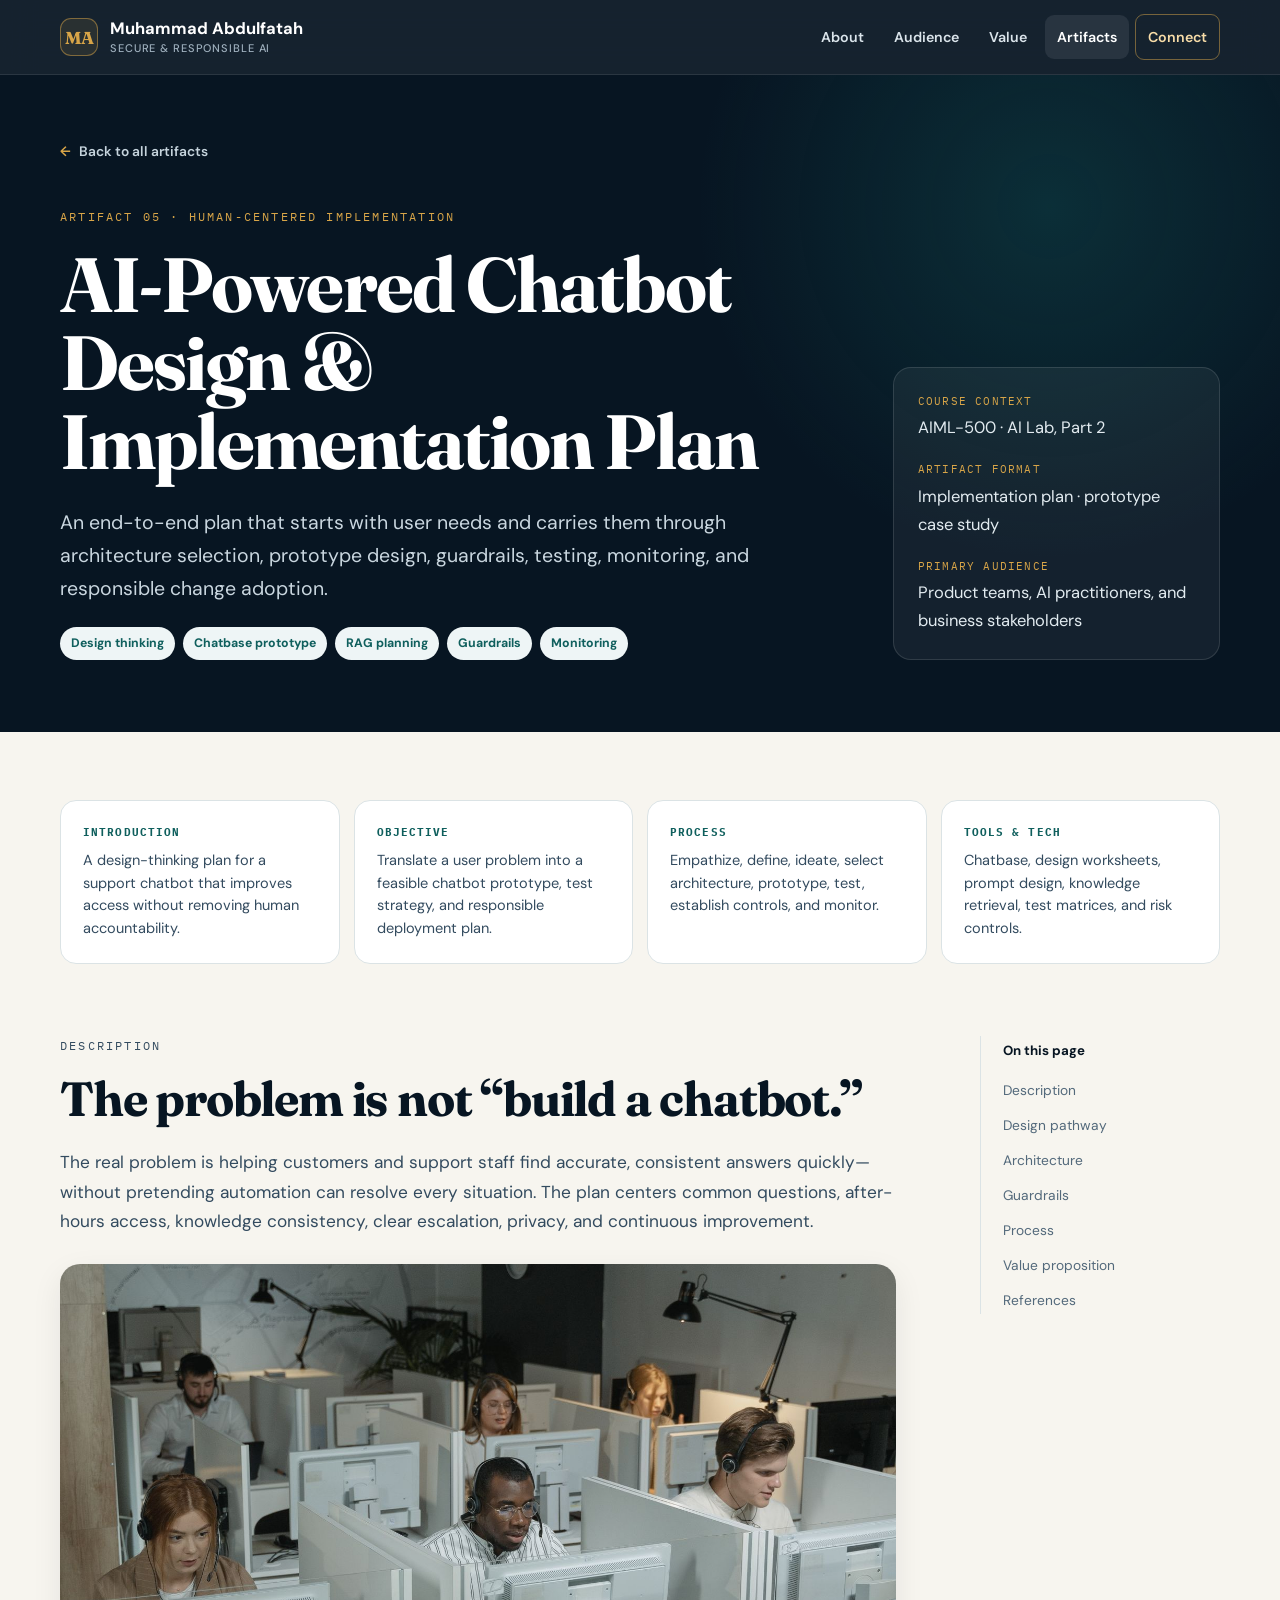
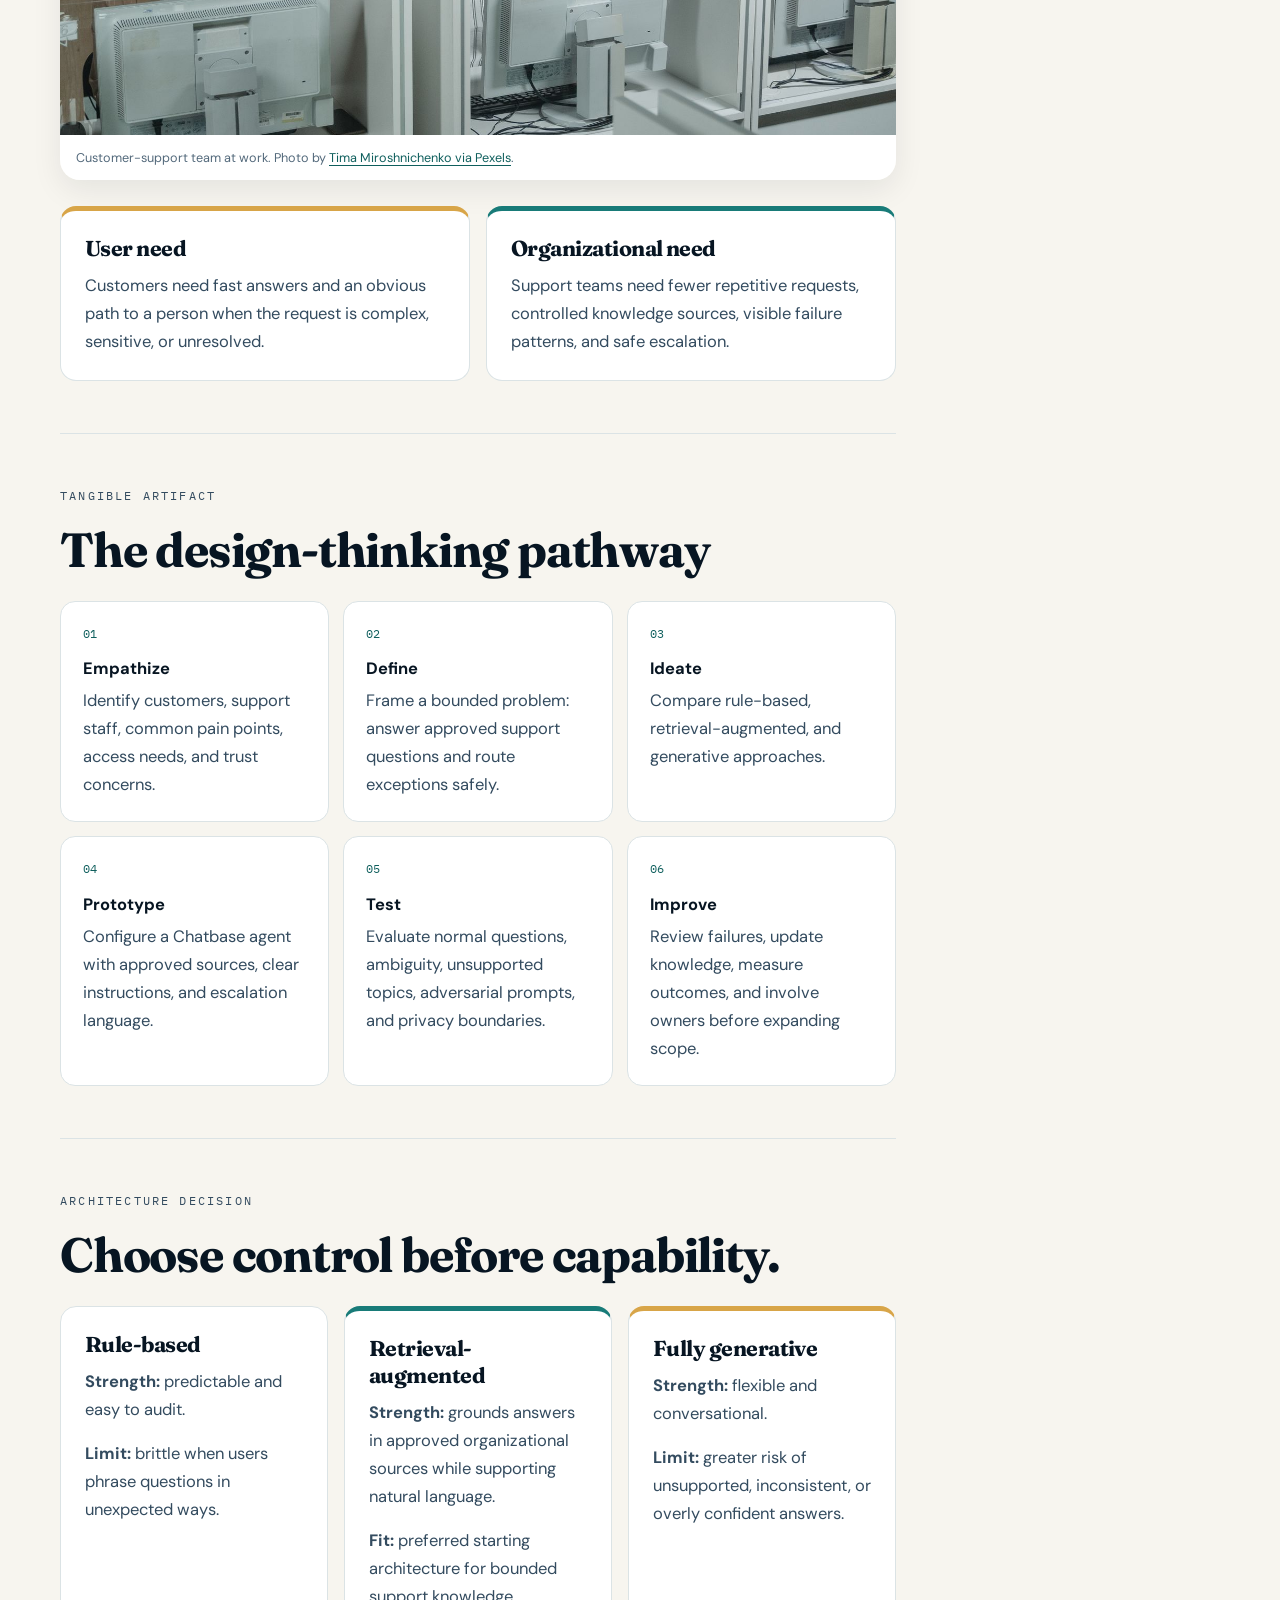
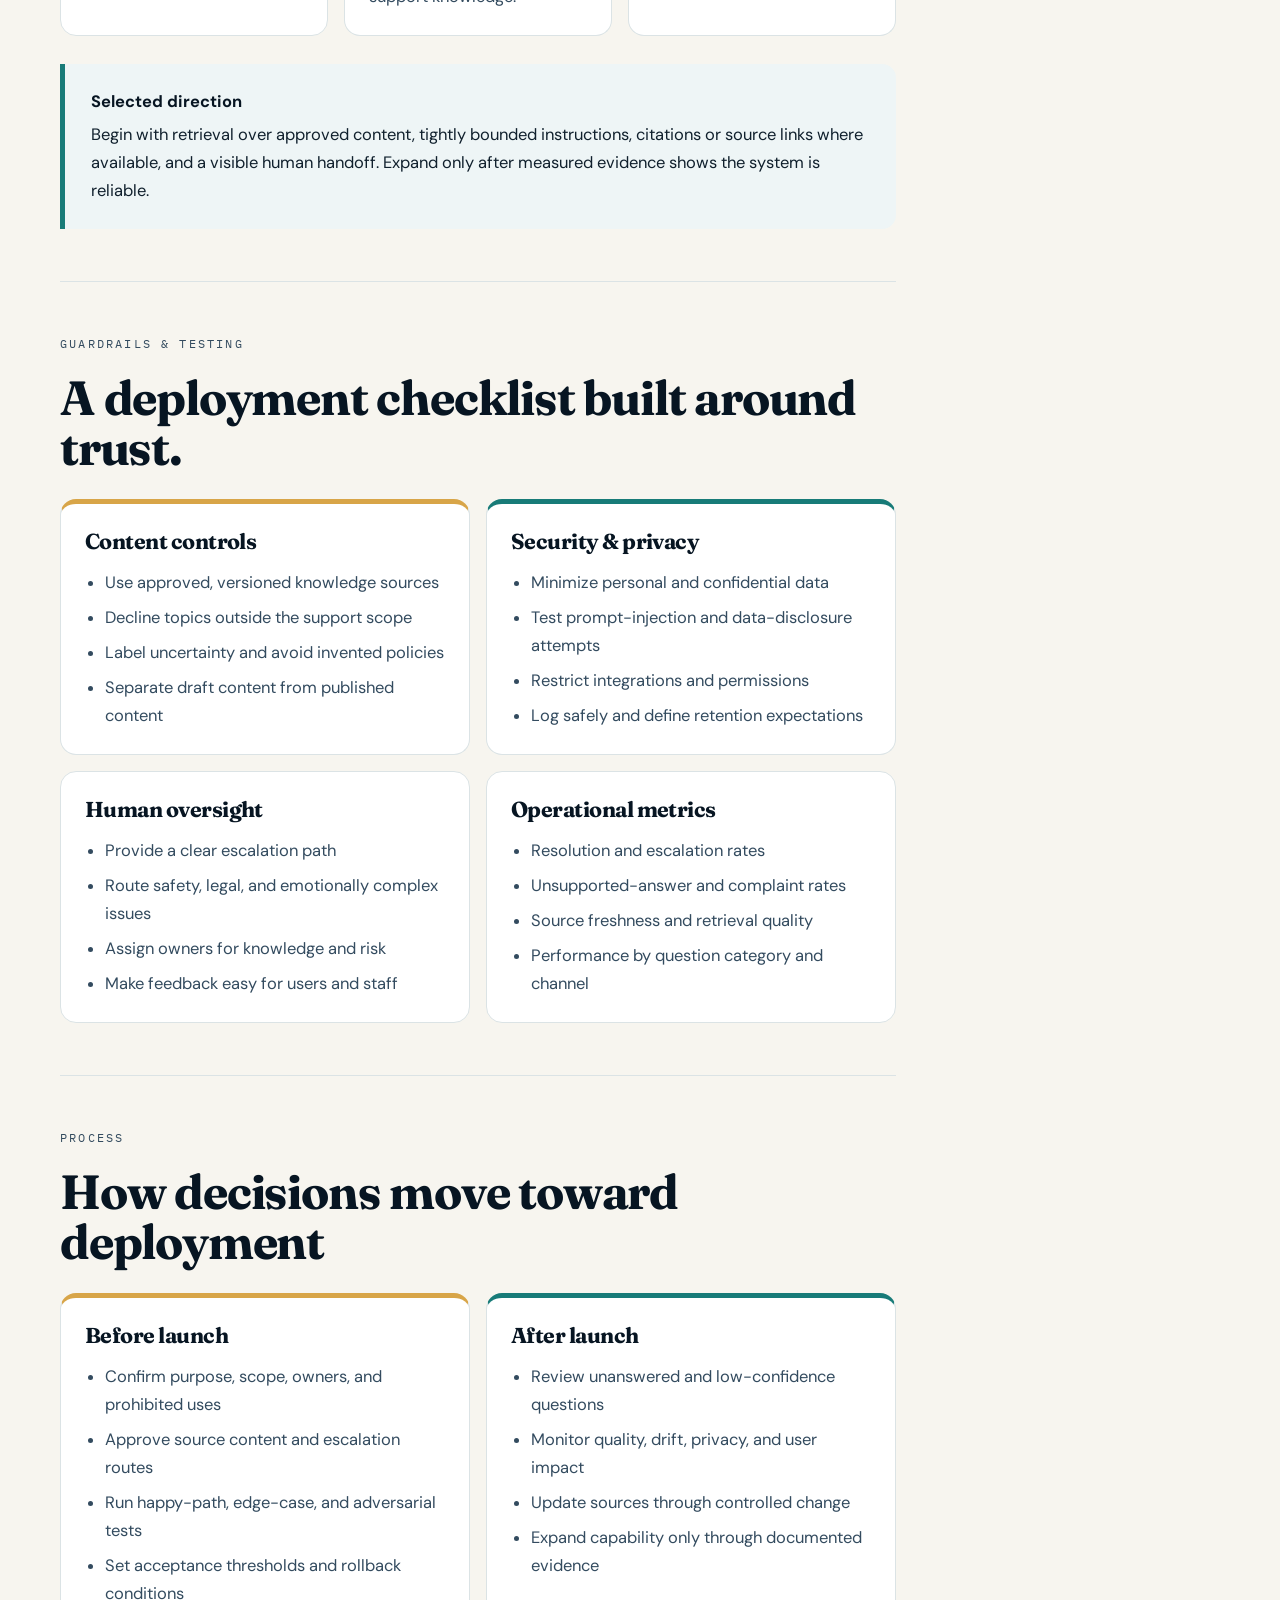
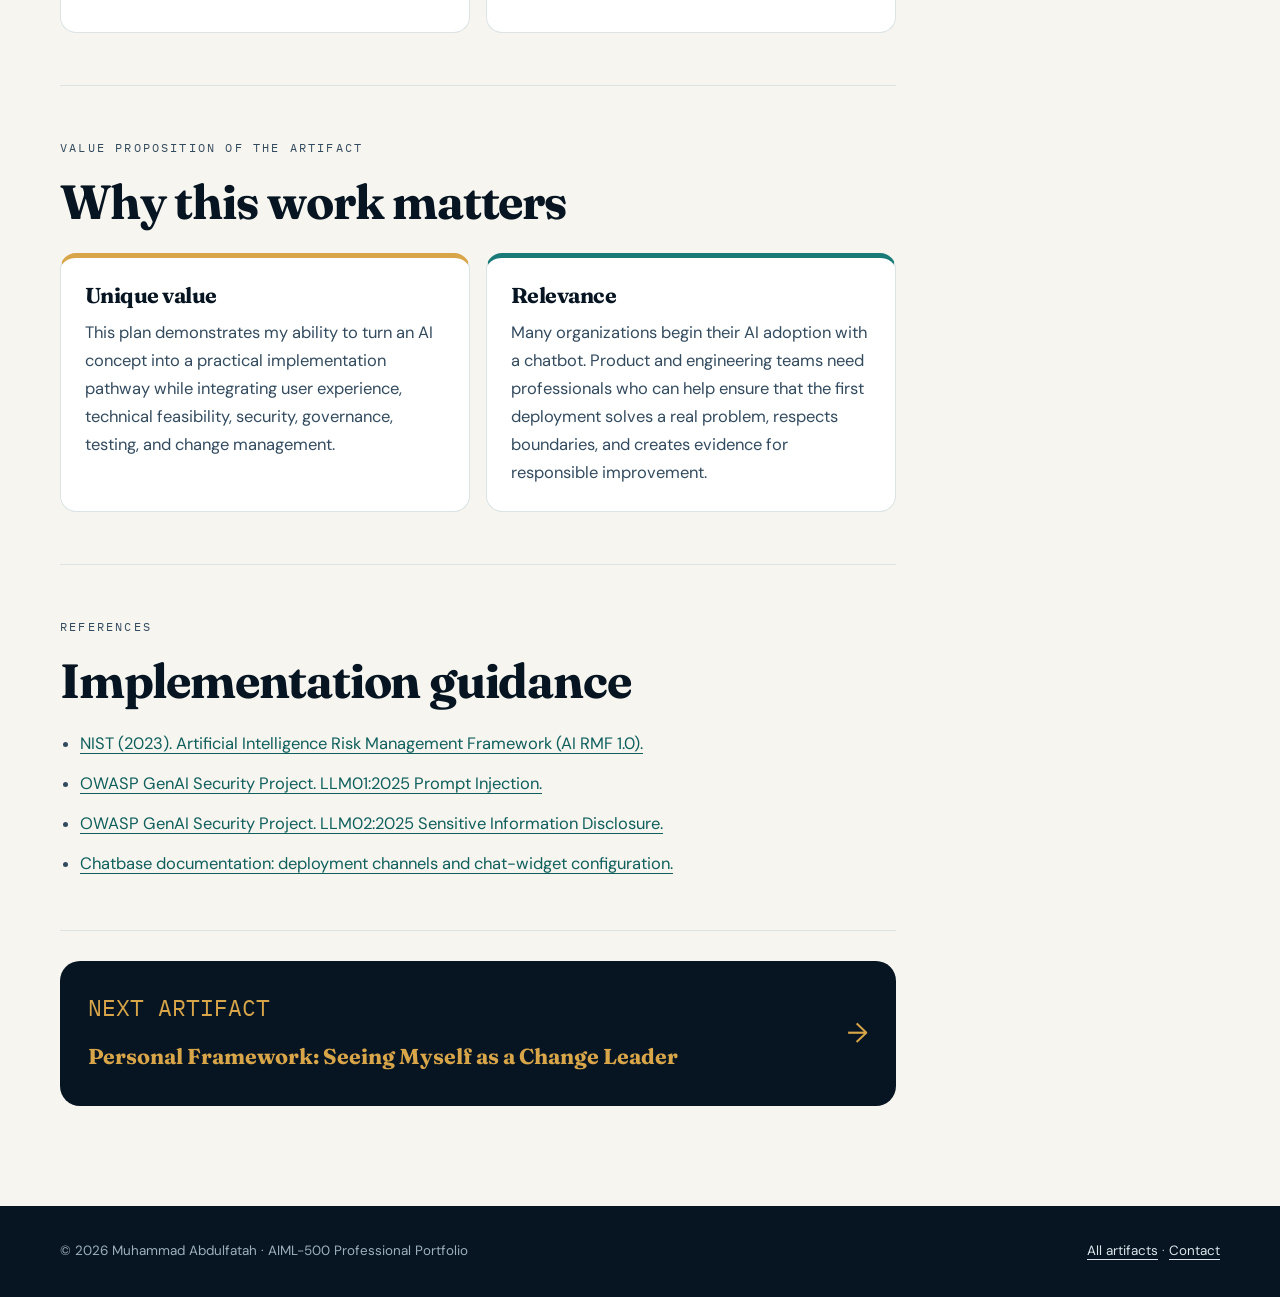
<file: artifact-5-chatbot-plan.html>
<!doctype html>
<html lang="en">
<head>
  <meta charset="utf-8">
  <meta name="viewport" content="width=device-width, initial-scale=1">
  <meta name="description" content="A human-centered, security-aware implementation plan for an AI-powered support chatbot by Muhammad Abdulfatah.">
  <meta name="theme-color" content="#071522">
  <title>AI Chatbot Implementation Plan | Muhammad Abdulfatah</title>
  <link rel="stylesheet" href="styles.css">
  <script src="script.js" defer></script>
</head>
<body>
  <a class="skip-link" href="#artifact-content">Skip to artifact</a>
  <header class="site-header"><div class="container nav-shell"><a class="brand" href="index.html"><span class="brand-mark" aria-hidden="true">MA</span><span>Muhammad Abdulfatah<small>Secure &amp; Responsible AI</small></span></a><button class="nav-toggle" type="button" aria-expanded="false" aria-controls="main-navigation" aria-label="Open navigation"><span aria-hidden="true"></span></button><nav aria-label="Main navigation"><ul class="nav-list" id="main-navigation" data-open="false"><li><a href="index.html#about">About</a></li><li><a href="index.html#audience">Audience</a></li><li><a href="index.html#value">Value</a></li><li><a aria-current="page" href="index.html#artifacts">Artifacts</a></li><li><a class="nav-cta" href="index.html#contact">Connect</a></li></ul></nav></div></header>

  <main id="artifact-content">
    <header class="detail-hero">
      <div class="container">
        <a class="breadcrumb" href="index.html#artifacts">Back to all artifacts</a>
        <div class="detail-hero-grid">
          <div>
            <p class="eyebrow">Artifact 05 · Human-centered implementation</p>
            <h1>AI-Powered Chatbot Design &amp; Implementation Plan</h1>
            <p class="hero-lead">An end-to-end plan that starts with user needs and carries them through architecture selection, prototype design, guardrails, testing, monitoring, and responsible change adoption.</p>
            <ul class="pill-list" aria-label="Topics"><li>Design thinking</li><li>Chatbase prototype</li><li>RAG planning</li><li>Guardrails</li><li>Monitoring</li></ul>
          </div>
          <dl class="detail-aside"><dt>Course context</dt><dd>AIML-500 · AI Lab, Part 2</dd><dt>Artifact format</dt><dd>Implementation plan · prototype case study</dd><dt>Primary audience</dt><dd>Product teams, AI practitioners, and business stakeholders</dd></dl>
        </div>
      </div>
    </header>

    <div class="container detail-main">
      <section class="artifact-info" aria-label="Artifact information">
        <article class="info-card"><strong>Introduction</strong><p>A design-thinking plan for a support chatbot that improves access without removing human accountability.</p></article>
        <article class="info-card"><strong>Objective</strong><p>Translate a user problem into a feasible chatbot prototype, test strategy, and responsible deployment plan.</p></article>
        <article class="info-card"><strong>Process</strong><p>Empathize, define, ideate, select architecture, prototype, test, establish controls, and monitor.</p></article>
        <article class="info-card"><strong>Tools &amp; tech</strong><p>Chatbase, design worksheets, prompt design, knowledge retrieval, test matrices, and risk controls.</p></article>
      </section>

      <div class="detail-layout">
        <div class="detail-content">
          <section class="detail-section" id="description">
            <p class="eyebrow">Description</p>
            <h2>The problem is not “build a chatbot.”</h2>
            <p class="lead">The real problem is helping customers and support staff find accurate, consistent answers quickly—without pretending automation can resolve every situation. The plan centers common questions, after-hours access, knowledge consistency, clear escalation, privacy, and continuous improvement.</p>
            <figure class="artifact-image support-figure">
              <img src="assets/images/customer-support-team.jpg" alt="Customer-support professionals collaborating at their workstations" width="1600" height="1067" loading="lazy">
              <figcaption>Customer-support team at work. Photo by <a href="https://www.pexels.com/photo/people-working-in-the-office-5453808/" target="_blank" rel="noopener noreferrer">Tima Miroshnichenko via Pexels</a>.</figcaption>
            </figure>
            <div class="content-grid">
              <article class="content-card gold"><h3>User need</h3><p>Customers need fast answers and an obvious path to a person when the request is complex, sensitive, or unresolved.</p></article>
              <article class="content-card accent"><h3>Organizational need</h3><p>Support teams need fewer repetitive requests, controlled knowledge sources, visible failure patterns, and safe escalation.</p></article>
            </div>
          </section>

          <section class="detail-section" id="design-thinking">
            <p class="eyebrow">Tangible artifact</p>
            <h2>The design-thinking pathway</h2>
            <ol class="step-list">
              <li><strong>Empathize</strong>Identify customers, support staff, common pain points, access needs, and trust concerns.</li>
              <li><strong>Define</strong>Frame a bounded problem: answer approved support questions and route exceptions safely.</li>
              <li><strong>Ideate</strong>Compare rule-based, retrieval-augmented, and generative approaches.</li>
              <li><strong>Prototype</strong>Configure a Chatbase agent with approved sources, clear instructions, and escalation language.</li>
              <li><strong>Test</strong>Evaluate normal questions, ambiguity, unsupported topics, adversarial prompts, and privacy boundaries.</li>
              <li><strong>Improve</strong>Review failures, update knowledge, measure outcomes, and involve owners before expanding scope.</li>
            </ol>
          </section>

          <section class="detail-section" id="architecture">
            <p class="eyebrow">Architecture decision</p>
            <h2>Choose control before capability.</h2>
            <div class="case-grid three">
              <article class="case-card"><h3>Rule-based</h3><p><strong>Strength:</strong> predictable and easy to audit.</p><p><strong>Limit:</strong> brittle when users phrase questions in unexpected ways.</p></article>
              <article class="case-card accent"><h3>Retrieval-augmented</h3><p><strong>Strength:</strong> grounds answers in approved organizational sources while supporting natural language.</p><p><strong>Fit:</strong> preferred starting architecture for bounded support knowledge.</p></article>
              <article class="case-card gold"><h3>Fully generative</h3><p><strong>Strength:</strong> flexible and conversational.</p><p><strong>Limit:</strong> greater risk of unsupported, inconsistent, or overly confident answers.</p></article>
            </div>
            <div class="callout"><strong>Selected direction</strong>Begin with retrieval over approved content, tightly bounded instructions, citations or source links where available, and a visible human handoff. Expand only after measured evidence shows the system is reliable.</div>
          </section>

          <section class="detail-section" id="controls">
            <p class="eyebrow">Guardrails &amp; testing</p>
            <h2>A deployment checklist built around trust.</h2>
            <div class="content-grid">
              <article class="content-card gold"><h3>Content controls</h3><ul><li>Use approved, versioned knowledge sources</li><li>Decline topics outside the support scope</li><li>Label uncertainty and avoid invented policies</li><li>Separate draft content from published content</li></ul></article>
              <article class="content-card accent"><h3>Security &amp; privacy</h3><ul><li>Minimize personal and confidential data</li><li>Test prompt-injection and data-disclosure attempts</li><li>Restrict integrations and permissions</li><li>Log safely and define retention expectations</li></ul></article>
              <article class="content-card"><h3>Human oversight</h3><ul><li>Provide a clear escalation path</li><li>Route safety, legal, and emotionally complex issues</li><li>Assign owners for knowledge and risk</li><li>Make feedback easy for users and staff</li></ul></article>
              <article class="content-card"><h3>Operational metrics</h3><ul><li>Resolution and escalation rates</li><li>Unsupported-answer and complaint rates</li><li>Source freshness and retrieval quality</li><li>Performance by question category and channel</li></ul></article>
            </div>
          </section>

          <section class="detail-section" id="process">
            <p class="eyebrow">Process</p>
            <h2>How decisions move toward deployment</h2>
            <div class="comparison-grid">
              <article class="content-card gold"><h3>Before launch</h3><ul><li>Confirm purpose, scope, owners, and prohibited uses</li><li>Approve source content and escalation routes</li><li>Run happy-path, edge-case, and adversarial tests</li><li>Set acceptance thresholds and rollback conditions</li></ul></article>
              <article class="content-card accent"><h3>After launch</h3><ul><li>Review unanswered and low-confidence questions</li><li>Monitor quality, drift, privacy, and user impact</li><li>Update sources through controlled change</li><li>Expand capability only through documented evidence</li></ul></article>
            </div>
          </section>

          <section class="detail-section" id="value-proposition">
            <p class="eyebrow">Value proposition of the artifact</p>
            <h2>Why this work matters</h2>
            <div class="content-grid">
              <article class="content-card gold"><h3>Unique value</h3><p>This plan demonstrates my ability to turn an AI concept into a practical implementation pathway while integrating user experience, technical feasibility, security, governance, testing, and change management.</p></article>
              <article class="content-card accent"><h3>Relevance</h3><p>Many organizations begin their AI adoption with a chatbot. Product and engineering teams need professionals who can help ensure that the first deployment solves a real problem, respects boundaries, and creates evidence for responsible improvement.</p></article>
            </div>
          </section>

          <section class="detail-section" id="references">
            <p class="eyebrow">References</p>
            <h2>Implementation guidance</h2>
            <ul class="source-list">
              <li><a href="https://www.nist.gov/publications/artificial-intelligence-risk-management-framework-ai-rmf-10" target="_blank" rel="noopener">NIST (2023). Artificial Intelligence Risk Management Framework (AI RMF 1.0).</a></li>
              <li><a href="https://genai.owasp.org/llmrisk/llm01-prompt-injection/" target="_blank" rel="noopener">OWASP GenAI Security Project. LLM01:2025 Prompt Injection.</a></li>
              <li><a href="https://genai.owasp.org/llmrisk/llm022025-sensitive-information-disclosure/" target="_blank" rel="noopener">OWASP GenAI Security Project. LLM02:2025 Sensitive Information Disclosure.</a></li>
              <li><a href="https://www.chatbase.co/docs/user-guides/chatbot/deploy" target="_blank" rel="noopener">Chatbase documentation: deployment channels and chat-widget configuration.</a></li>
            </ul>
          </section>

          <a class="next-project" href="artifact-6-change-leader-framework.html"><span><small>Next artifact</small><strong>Personal Framework: Seeing Myself as a Change Leader</strong></span><span aria-hidden="true">→</span></a>
        </div>
        <nav class="detail-nav" aria-label="On this page"><strong>On this page</strong><ul><li><a href="#description">Description</a></li><li><a href="#design-thinking">Design pathway</a></li><li><a href="#architecture">Architecture</a></li><li><a href="#controls">Guardrails</a></li><li><a href="#process">Process</a></li><li><a href="#value-proposition">Value proposition</a></li><li><a href="#references">References</a></li></ul></nav>
      </div>
    </div>
  </main>
  <footer class="site-footer"><div class="container footer-grid"><p>© 2026 Muhammad Abdulfatah · AIML-500 Professional Portfolio</p><p><a href="index.html#artifacts">All artifacts</a> · <a href="mailto:muhammad.abdulfatah@myemail.indwes.edu">Contact</a></p></div></footer>
</body>
</html>
</file>
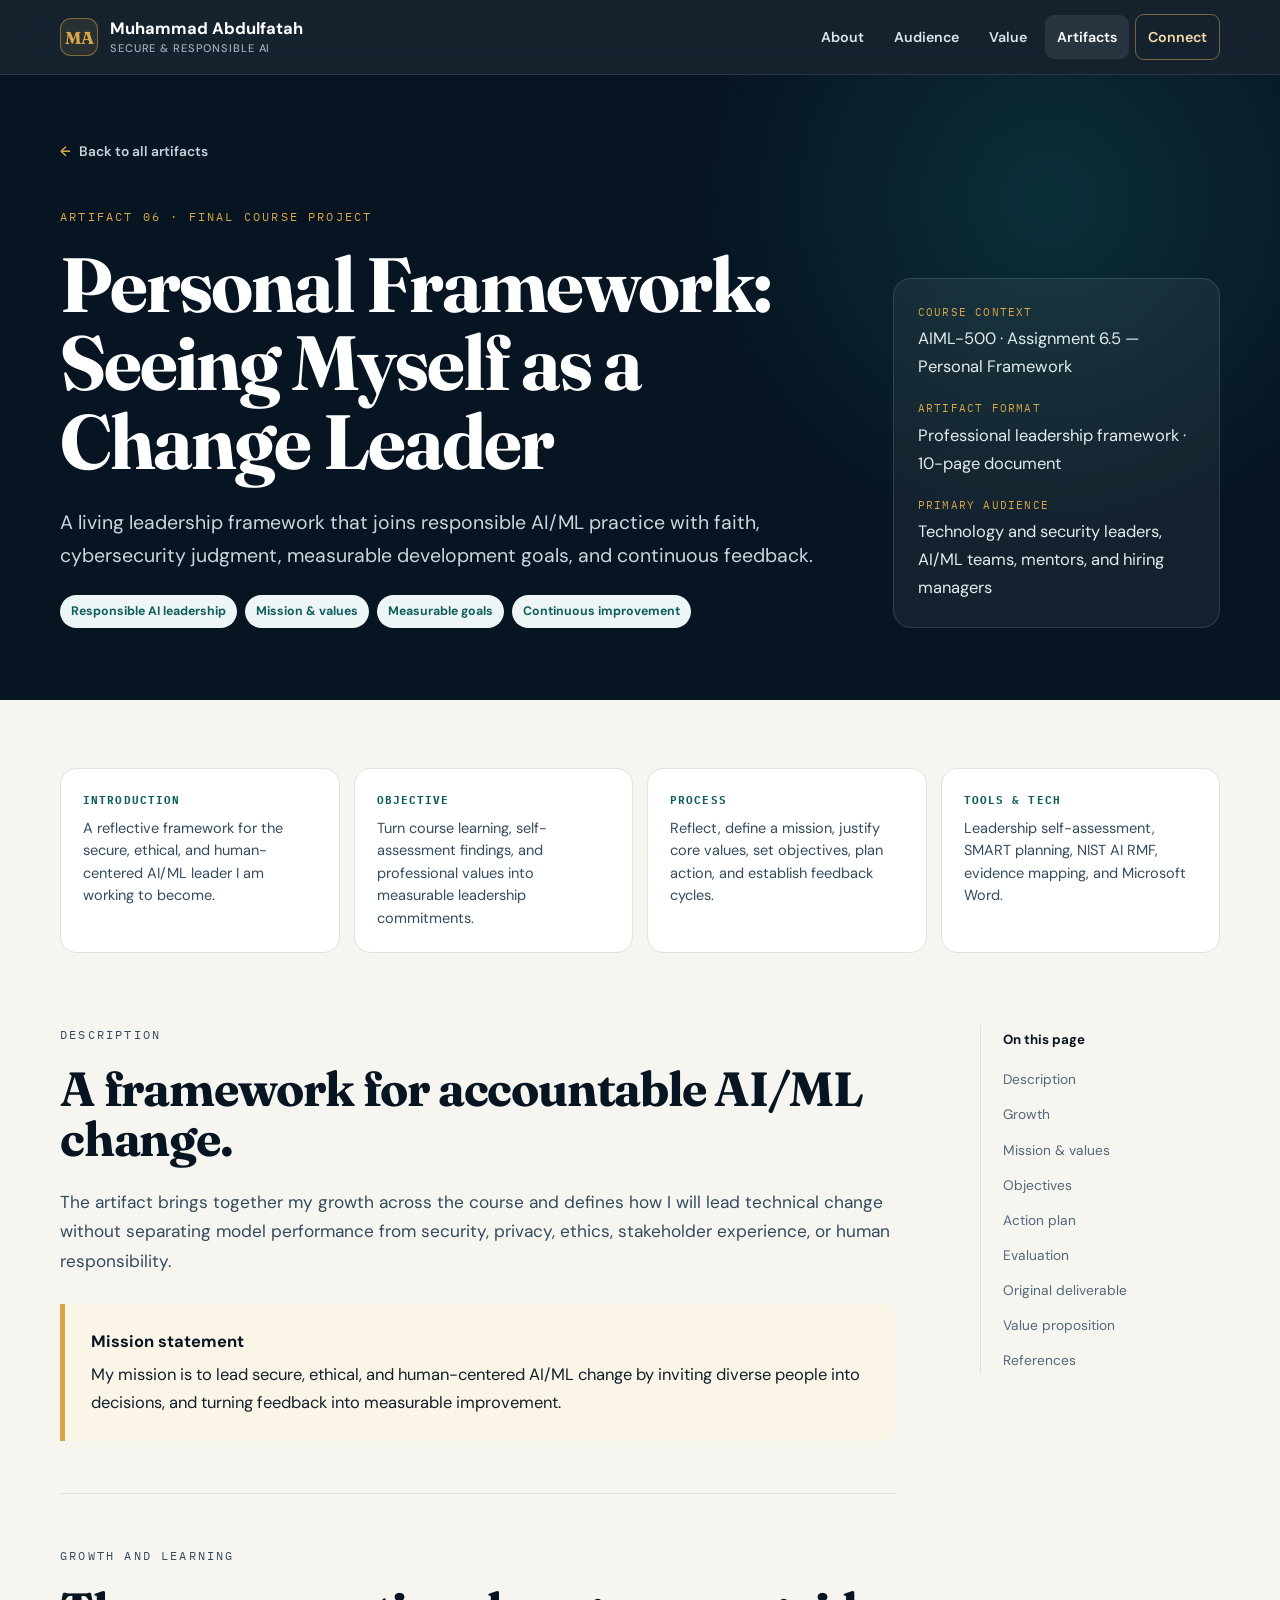
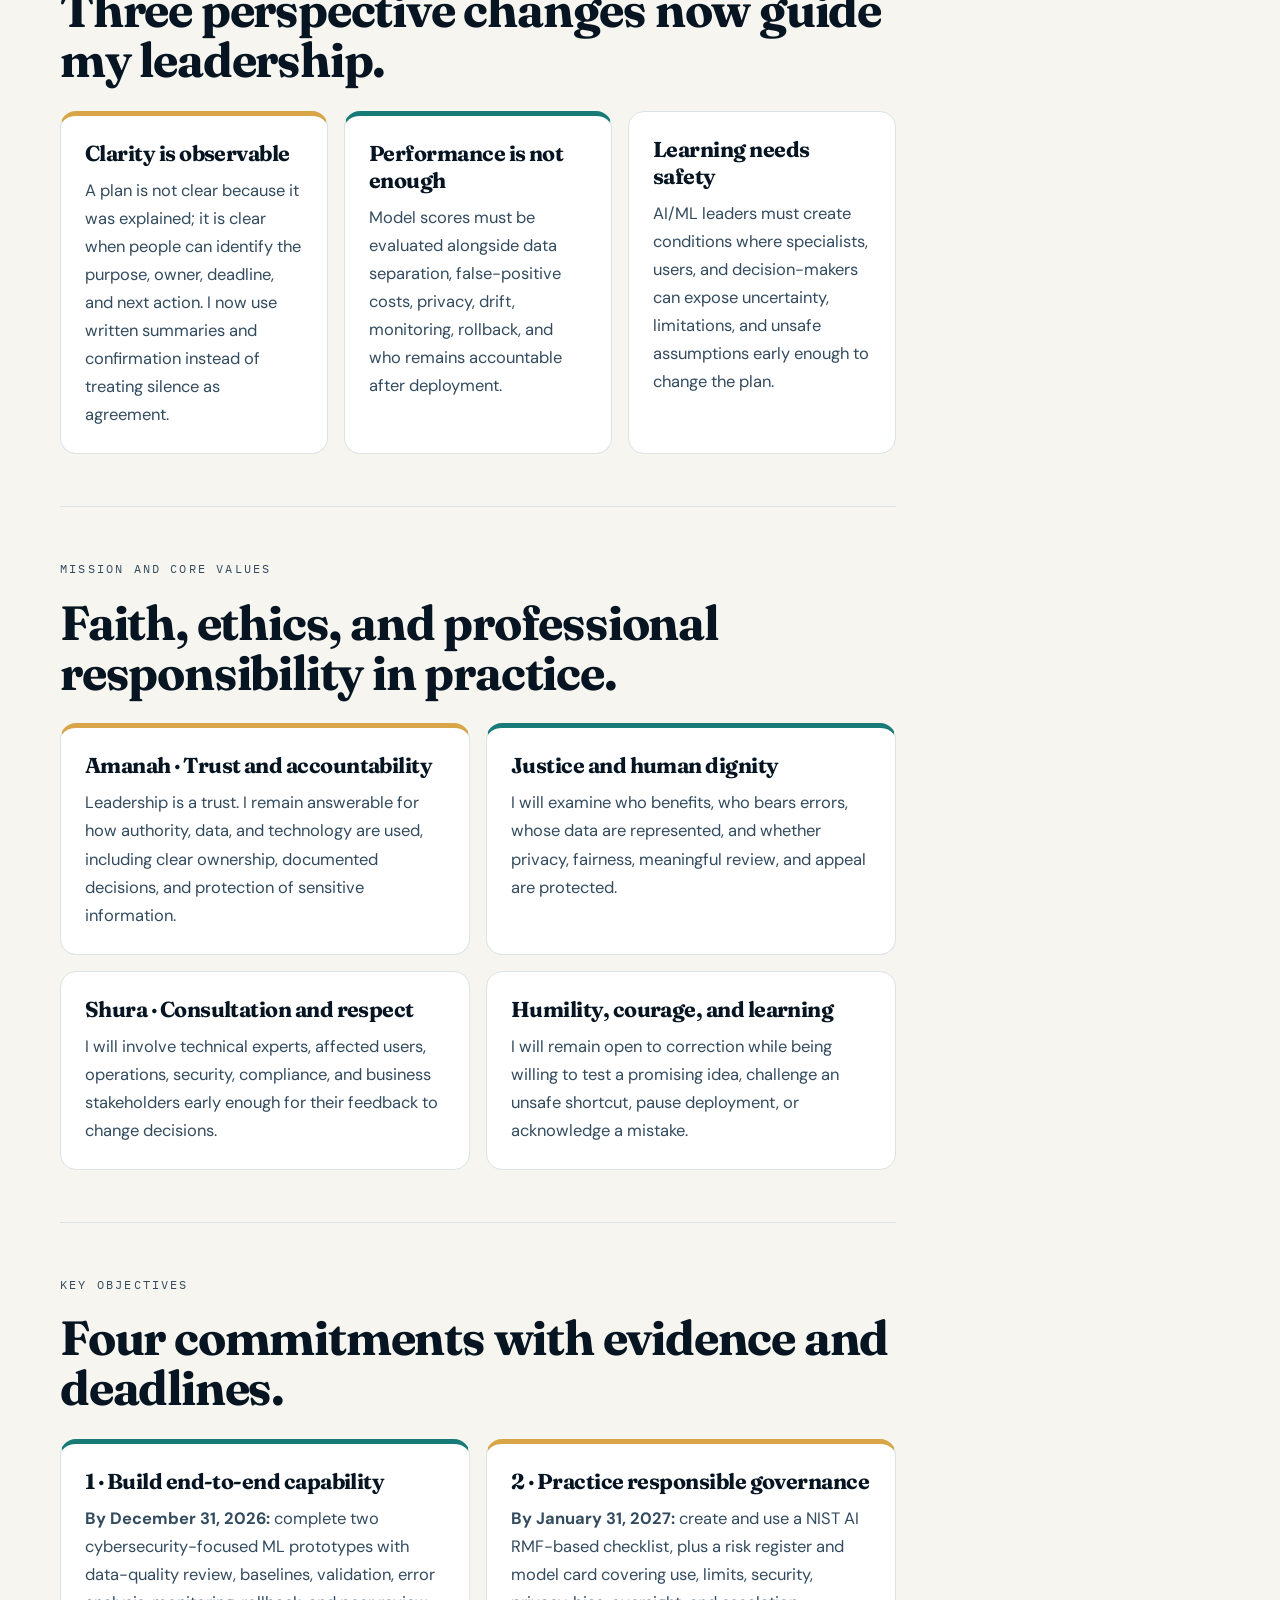
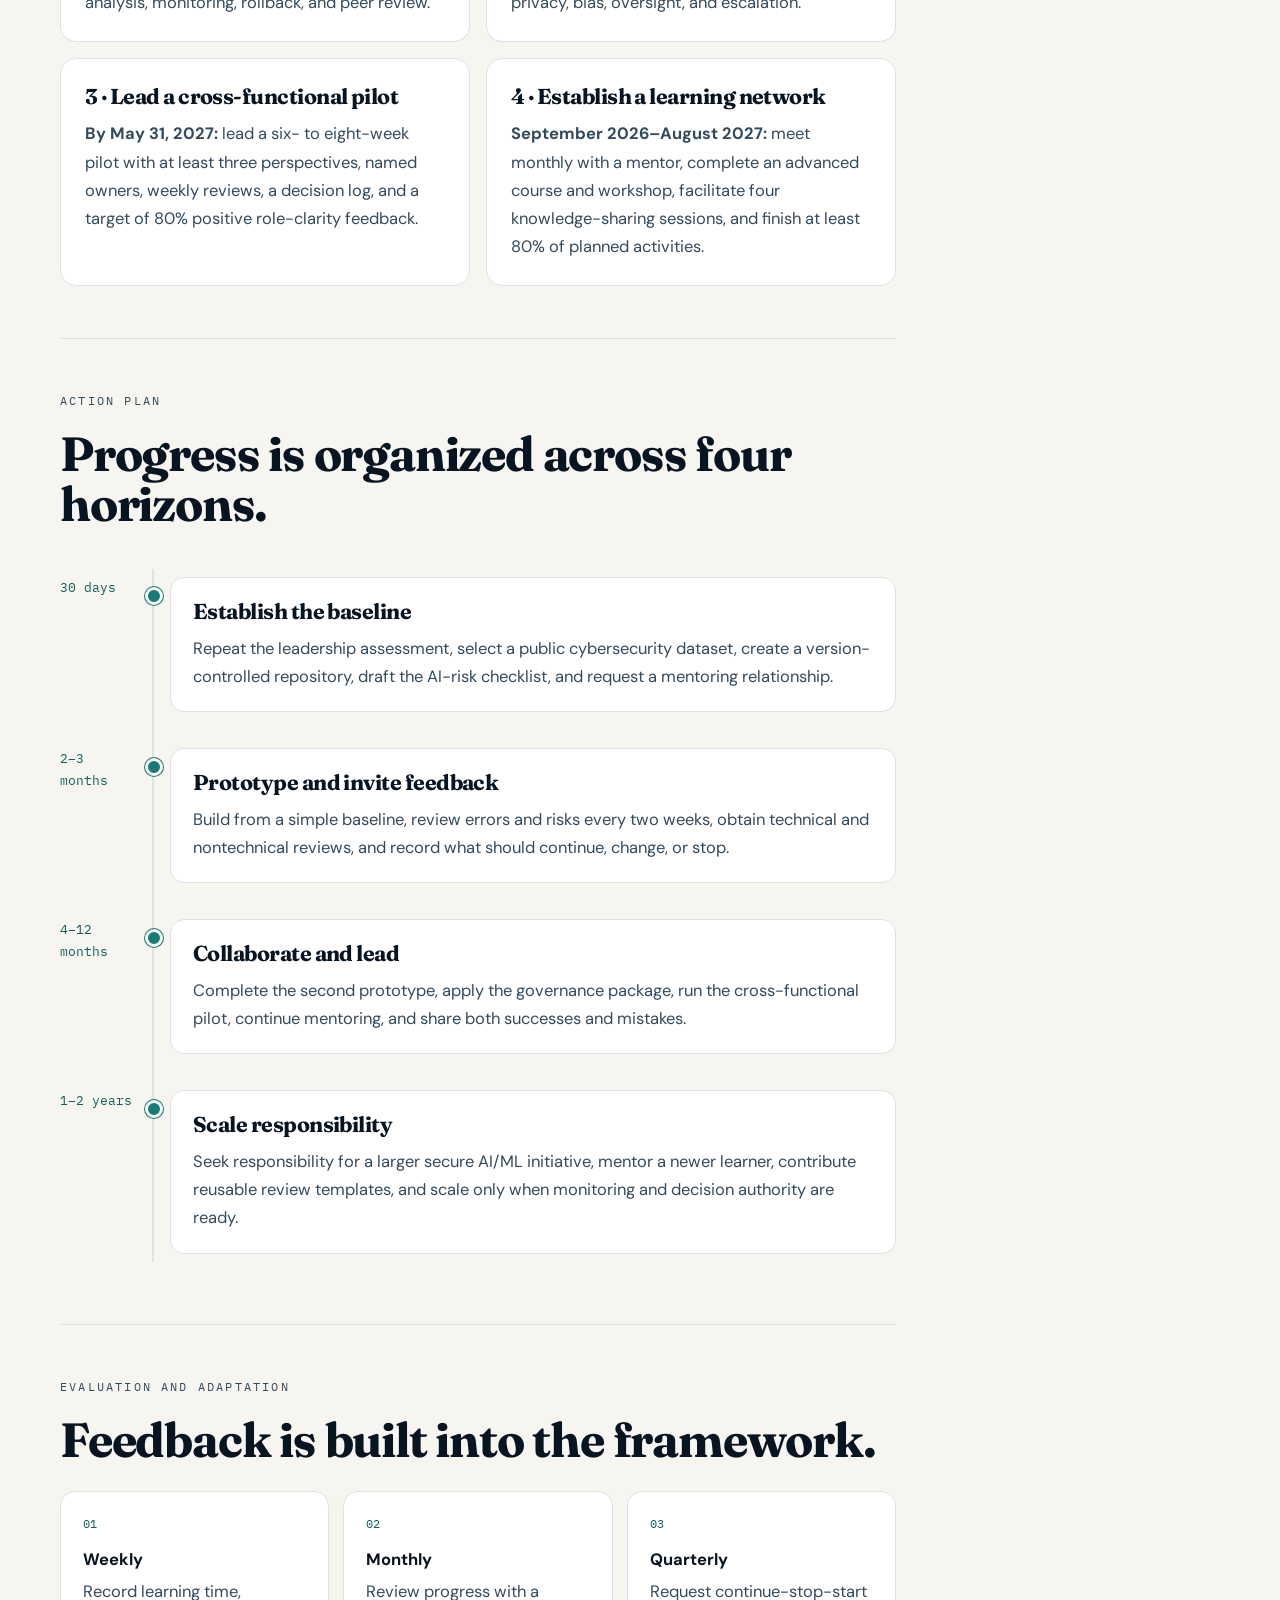
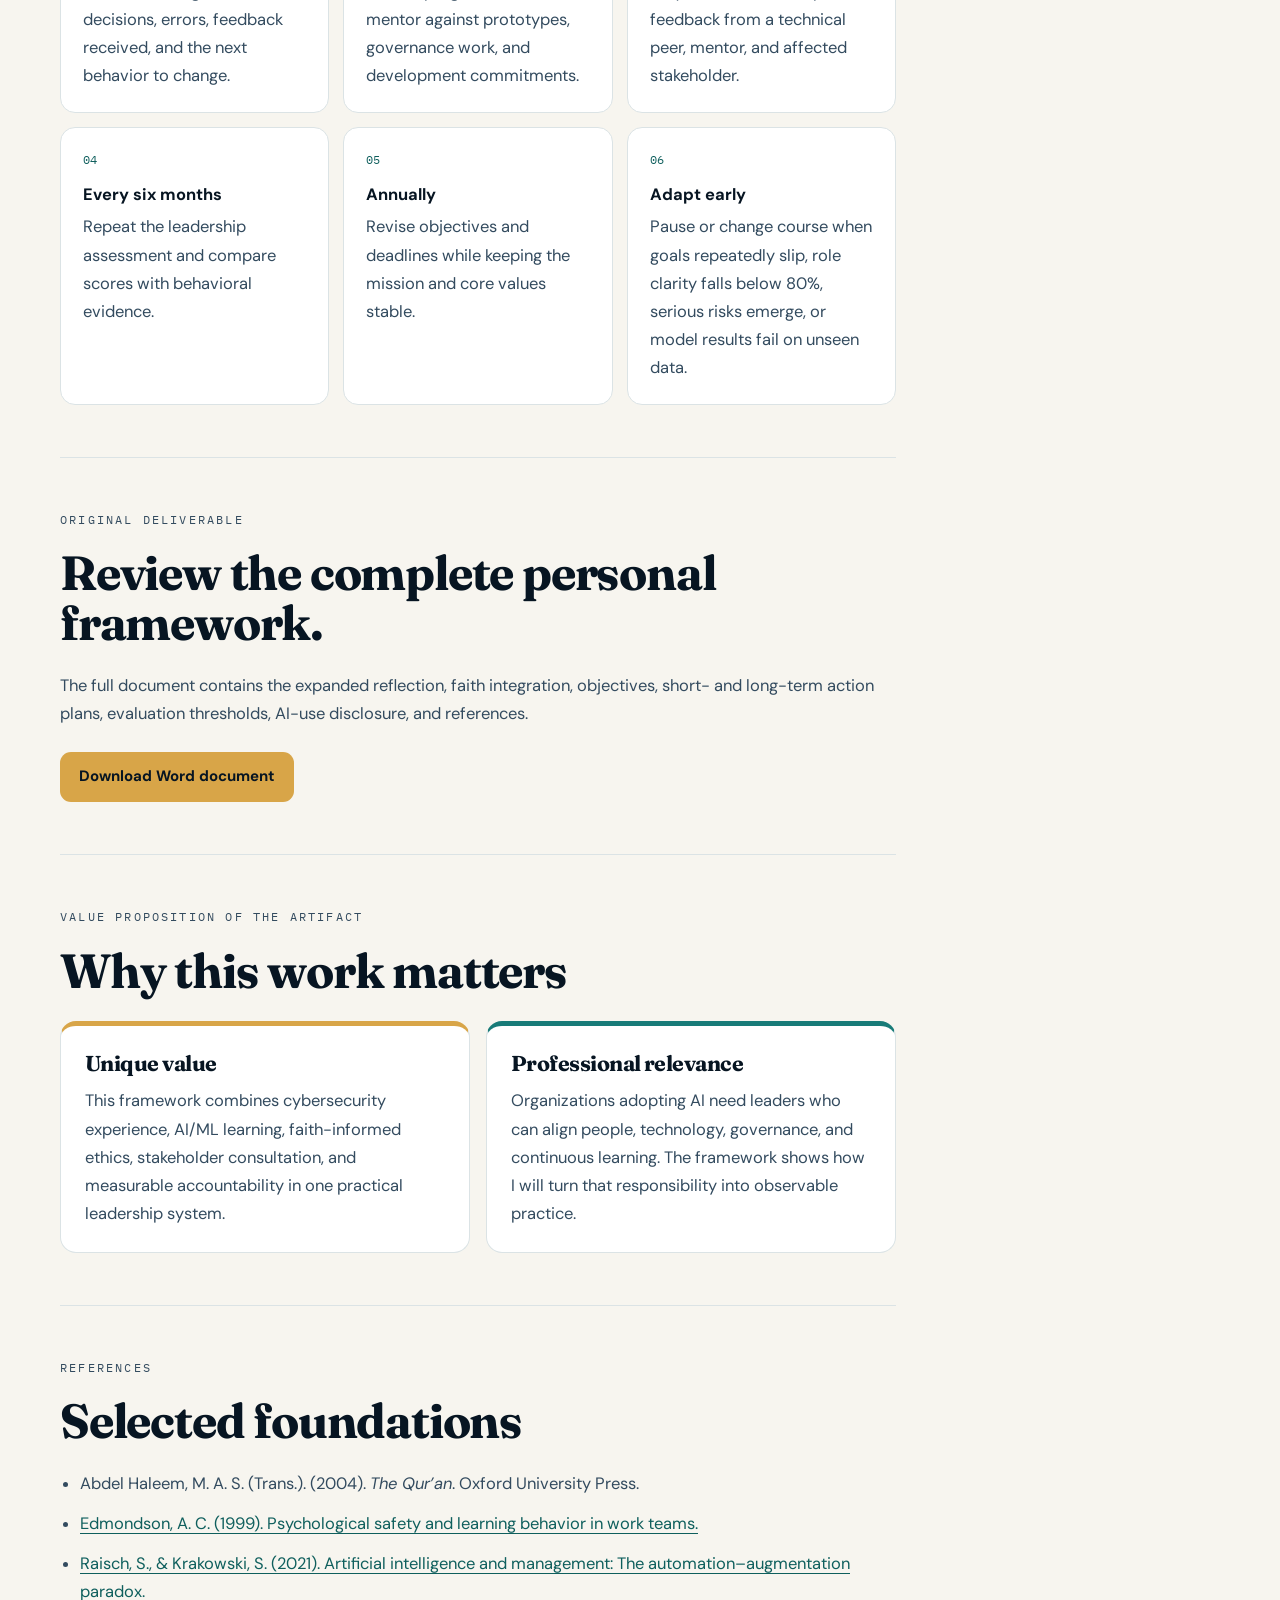
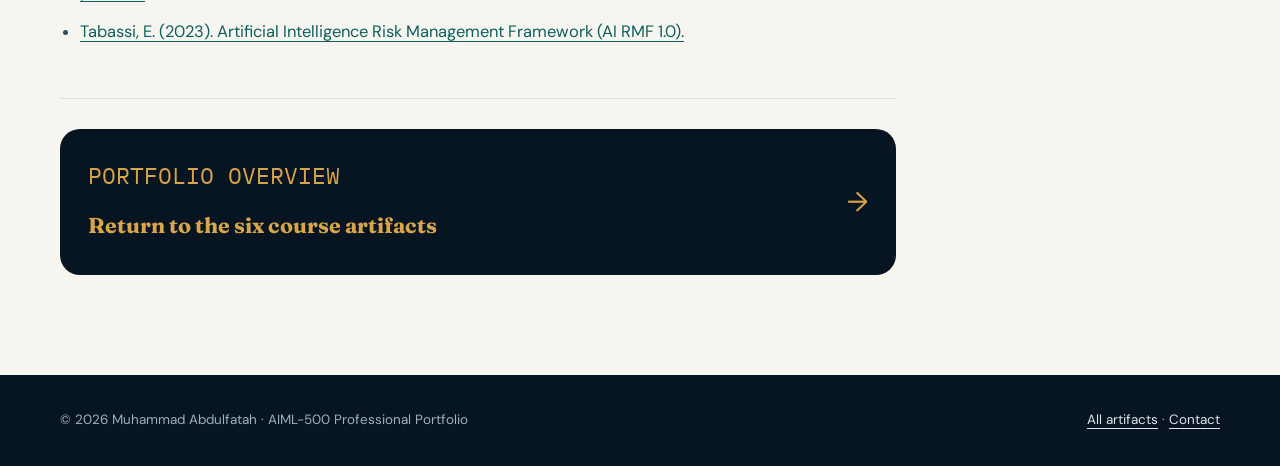
<file: artifact-6-change-leader-framework.html>
<!doctype html>
<html lang="en">
<head>
  <meta charset="utf-8">
  <meta name="viewport" content="width=device-width, initial-scale=1">
  <meta name="description" content="Muhammad Abdulfatah's personal framework for secure, ethical, and human-centered AI/ML change leadership.">
  <meta name="theme-color" content="#071522">
  <title>Personal Framework: Seeing Myself as a Change Leader | Muhammad Abdulfatah</title>
  <link rel="stylesheet" href="styles.css">
  <script src="script.js" defer></script>
</head>
<body>
  <a class="skip-link" href="#artifact-content">Skip to artifact</a>
  <header class="site-header"><div class="container nav-shell"><a class="brand" href="index.html"><span class="brand-mark" aria-hidden="true">MA</span><span>Muhammad Abdulfatah<small>Secure &amp; Responsible AI</small></span></a><button class="nav-toggle" type="button" aria-expanded="false" aria-controls="main-navigation" aria-label="Open navigation"><span aria-hidden="true"></span></button><nav aria-label="Main navigation"><ul class="nav-list" id="main-navigation" data-open="false"><li><a href="index.html#about">About</a></li><li><a href="index.html#audience">Audience</a></li><li><a href="index.html#value">Value</a></li><li><a aria-current="page" href="index.html#artifacts">Artifacts</a></li><li><a class="nav-cta" href="index.html#contact">Connect</a></li></ul></nav></div></header>

  <main id="artifact-content">
    <header class="detail-hero">
      <div class="container">
        <a class="breadcrumb" href="index.html#artifacts">Back to all artifacts</a>
        <div class="detail-hero-grid">
          <div>
            <p class="eyebrow">Artifact 06 · Final course project</p>
            <h1>Personal Framework: Seeing Myself as a Change Leader</h1>
            <p class="hero-lead">A living leadership framework that joins responsible AI/ML practice with faith, cybersecurity judgment, measurable development goals, and continuous feedback.</p>
            <ul class="pill-list" aria-label="Topics"><li>Responsible AI leadership</li><li>Mission &amp; values</li><li>Measurable goals</li><li>Continuous improvement</li></ul>
          </div>
          <dl class="detail-aside">
            <dt>Course context</dt><dd>AIML-500 · Assignment 6.5 — Personal Framework</dd>
            <dt>Artifact format</dt><dd>Professional leadership framework · 10-page document</dd>
            <dt>Primary audience</dt><dd>Technology and security leaders, AI/ML teams, mentors, and hiring managers</dd>
          </dl>
        </div>
      </div>
    </header>

    <div class="container detail-main">
      <section class="artifact-info" aria-label="Artifact information">
        <article class="info-card"><strong>Introduction</strong><p>A reflective framework for the secure, ethical, and human-centered AI/ML leader I am working to become.</p></article>
        <article class="info-card"><strong>Objective</strong><p>Turn course learning, self-assessment findings, and professional values into measurable leadership commitments.</p></article>
        <article class="info-card"><strong>Process</strong><p>Reflect, define a mission, justify core values, set objectives, plan action, and establish feedback cycles.</p></article>
        <article class="info-card"><strong>Tools &amp; tech</strong><p>Leadership self-assessment, SMART planning, NIST AI RMF, evidence mapping, and Microsoft Word.</p></article>
      </section>

      <div class="detail-layout">
        <div class="detail-content">
          <section class="detail-section" id="description">
            <p class="eyebrow">Description</p>
            <h2>A framework for accountable AI/ML change.</h2>
            <p class="lead">The artifact brings together my growth across the course and defines how I will lead technical change without separating model performance from security, privacy, ethics, stakeholder experience, or human responsibility.</p>
            <div class="callout gold"><strong>Mission statement</strong>My mission is to lead secure, ethical, and human-centered AI/ML change by inviting diverse people into decisions, and turning feedback into measurable improvement.</div>
          </section>

          <section class="detail-section" id="growth">
            <p class="eyebrow">Growth and learning</p>
            <h2>Three perspective changes now guide my leadership.</h2>
            <div class="case-grid three">
              <article class="case-card gold"><h3>Clarity is observable</h3><p>A plan is not clear because it was explained; it is clear when people can identify the purpose, owner, deadline, and next action. I now use written summaries and confirmation instead of treating silence as agreement.</p></article>
              <article class="case-card accent"><h3>Performance is not enough</h3><p>Model scores must be evaluated alongside data separation, false-positive costs, privacy, drift, monitoring, rollback, and who remains accountable after deployment.</p></article>
              <article class="case-card"><h3>Learning needs safety</h3><p>AI/ML leaders must create conditions where specialists, users, and decision-makers can expose uncertainty, limitations, and unsafe assumptions early enough to change the plan.</p></article>
            </div>
          </section>

          <section class="detail-section" id="values">
            <p class="eyebrow">Mission and core values</p>
            <h2>Faith, ethics, and professional responsibility in practice.</h2>
            <div class="content-grid">
              <article class="content-card gold"><h3>Amanah · Trust and accountability</h3><p>Leadership is a trust. I remain answerable for how authority, data, and technology are used, including clear ownership, documented decisions, and protection of sensitive information.</p></article>
              <article class="content-card accent"><h3>Justice and human dignity</h3><p>I will examine who benefits, who bears errors, whose data are represented, and whether privacy, fairness, meaningful review, and appeal are protected.</p></article>
              <article class="content-card"><h3>Shura · Consultation and respect</h3><p>I will involve technical experts, affected users, operations, security, compliance, and business stakeholders early enough for their feedback to change decisions.</p></article>
              <article class="content-card"><h3>Humility, courage, and learning</h3><p>I will remain open to correction while being willing to test a promising idea, challenge an unsafe shortcut, pause deployment, or acknowledge a mistake.</p></article>
            </div>
          </section>

          <section class="detail-section" id="objectives">
            <p class="eyebrow">Key objectives</p>
            <h2>Four commitments with evidence and deadlines.</h2>
            <div class="content-grid">
              <article class="content-card accent"><h3>1 · Build end-to-end capability</h3><p><strong>By December 31, 2026:</strong> complete two cybersecurity-focused ML prototypes with data-quality review, baselines, validation, error analysis, monitoring, rollback, and peer review.</p></article>
              <article class="content-card gold"><h3>2 · Practice responsible governance</h3><p><strong>By January 31, 2027:</strong> create and use a NIST AI RMF-based checklist, plus a risk register and model card covering use, limits, security, privacy, bias, oversight, and escalation.</p></article>
              <article class="content-card"><h3>3 · Lead a cross-functional pilot</h3><p><strong>By May 31, 2027:</strong> lead a six- to eight-week pilot with at least three perspectives, named owners, weekly reviews, a decision log, and a target of 80% positive role-clarity feedback.</p></article>
              <article class="content-card"><h3>4 · Establish a learning network</h3><p><strong>September 2026–August 2027:</strong> meet monthly with a mentor, complete an advanced course and workshop, facilitate four knowledge-sharing sessions, and finish at least 80% of planned activities.</p></article>
            </div>
          </section>

          <section class="detail-section" id="action-plan">
            <p class="eyebrow">Action plan</p>
            <h2>Progress is organized across four horizons.</h2>
            <ol class="timeline">
              <li><time>30 days</time><article><h3>Establish the baseline</h3><p>Repeat the leadership assessment, select a public cybersecurity dataset, create a version-controlled repository, draft the AI-risk checklist, and request a mentoring relationship.</p></article></li>
              <li><time>2–3 months</time><article><h3>Prototype and invite feedback</h3><p>Build from a simple baseline, review errors and risks every two weeks, obtain technical and nontechnical reviews, and record what should continue, change, or stop.</p></article></li>
              <li><time>4–12 months</time><article><h3>Collaborate and lead</h3><p>Complete the second prototype, apply the governance package, run the cross-functional pilot, continue mentoring, and share both successes and mistakes.</p></article></li>
              <li><time>1–2 years</time><article><h3>Scale responsibility</h3><p>Seek responsibility for a larger secure AI/ML initiative, mentor a newer learner, contribute reusable review templates, and scale only when monitoring and decision authority are ready.</p></article></li>
            </ol>
          </section>

          <section class="detail-section" id="evaluation">
            <p class="eyebrow">Evaluation and adaptation</p>
            <h2>Feedback is built into the framework.</h2>
            <ol class="step-list">
              <li><strong>Weekly</strong>Record learning time, decisions, errors, feedback received, and the next behavior to change.</li>
              <li><strong>Monthly</strong>Review progress with a mentor against prototypes, governance work, and development commitments.</li>
              <li><strong>Quarterly</strong>Request continue-stop-start feedback from a technical peer, mentor, and affected stakeholder.</li>
              <li><strong>Every six months</strong>Repeat the leadership assessment and compare scores with behavioral evidence.</li>
              <li><strong>Annually</strong>Revise objectives and deadlines while keeping the mission and core values stable.</li>
              <li><strong>Adapt early</strong>Pause or change course when goals repeatedly slip, role clarity falls below 80%, serious risks emerge, or model results fail on unseen data.</li>
            </ol>
          </section>

          <section class="detail-section" id="deliverable">
            <p class="eyebrow">Original deliverable</p>
            <h2>Review the complete personal framework.</h2>
            <p>The full document contains the expanded reflection, faith integration, objectives, short- and long-term action plans, evaluation thresholds, AI-use disclosure, and references.</p>
            <div class="artifact-actions" aria-label="Artifact 6 document links"><a class="button button-primary" href="assets/documents/personal-framework-change-leader.docx" download>Download Word document</a></div>
          </section>

          <section class="detail-section" id="value-proposition">
            <p class="eyebrow">Value proposition of the artifact</p>
            <h2>Why this work matters</h2>
            <div class="content-grid">
              <article class="content-card gold"><h3>Unique value</h3><p>This framework combines cybersecurity experience, AI/ML learning, faith-informed ethics, stakeholder consultation, and measurable accountability in one practical leadership system.</p></article>
              <article class="content-card accent"><h3>Professional relevance</h3><p>Organizations adopting AI need leaders who can align people, technology, governance, and continuous learning. The framework shows how I will turn that responsibility into observable practice.</p></article>
            </div>
          </section>

          <section class="detail-section" id="references">
            <p class="eyebrow">References</p>
            <h2>Selected foundations</h2>
            <ul class="source-list">
              <li>Abdel Haleem, M. A. S. (Trans.). (2004). <em>The Qur’an</em>. Oxford University Press.</li>
              <li><a href="https://doi.org/10.2307/2666999" target="_blank" rel="noopener">Edmondson, A. C. (1999). Psychological safety and learning behavior in work teams.</a></li>
              <li><a href="https://doi.org/10.5465/amr.2018.0072" target="_blank" rel="noopener">Raisch, S., &amp; Krakowski, S. (2021). Artificial intelligence and management: The automation–augmentation paradox.</a></li>
              <li><a href="https://doi.org/10.6028/NIST.AI.100-1" target="_blank" rel="noopener">Tabassi, E. (2023). Artificial Intelligence Risk Management Framework (AI RMF 1.0).</a></li>
            </ul>
          </section>

          <a class="next-project" href="index.html#artifacts"><span><small>Portfolio overview</small><strong>Return to the six course artifacts</strong></span><span aria-hidden="true">→</span></a>
        </div>
        <nav class="detail-nav" aria-label="On this page"><strong>On this page</strong><ul><li><a href="#description">Description</a></li><li><a href="#growth">Growth</a></li><li><a href="#values">Mission &amp; values</a></li><li><a href="#objectives">Objectives</a></li><li><a href="#action-plan">Action plan</a></li><li><a href="#evaluation">Evaluation</a></li><li><a href="#deliverable">Original deliverable</a></li><li><a href="#value-proposition">Value proposition</a></li><li><a href="#references">References</a></li></ul></nav>
      </div>
    </div>
  </main>
  <footer class="site-footer"><div class="container footer-grid"><p>© 2026 Muhammad Abdulfatah · AIML-500 Professional Portfolio</p><p><a href="index.html#artifacts">All artifacts</a> · <a href="mailto:muhammad.abdulfatah@myemail.indwes.edu">Contact</a></p></div></footer>
</body>
</html>
</file>
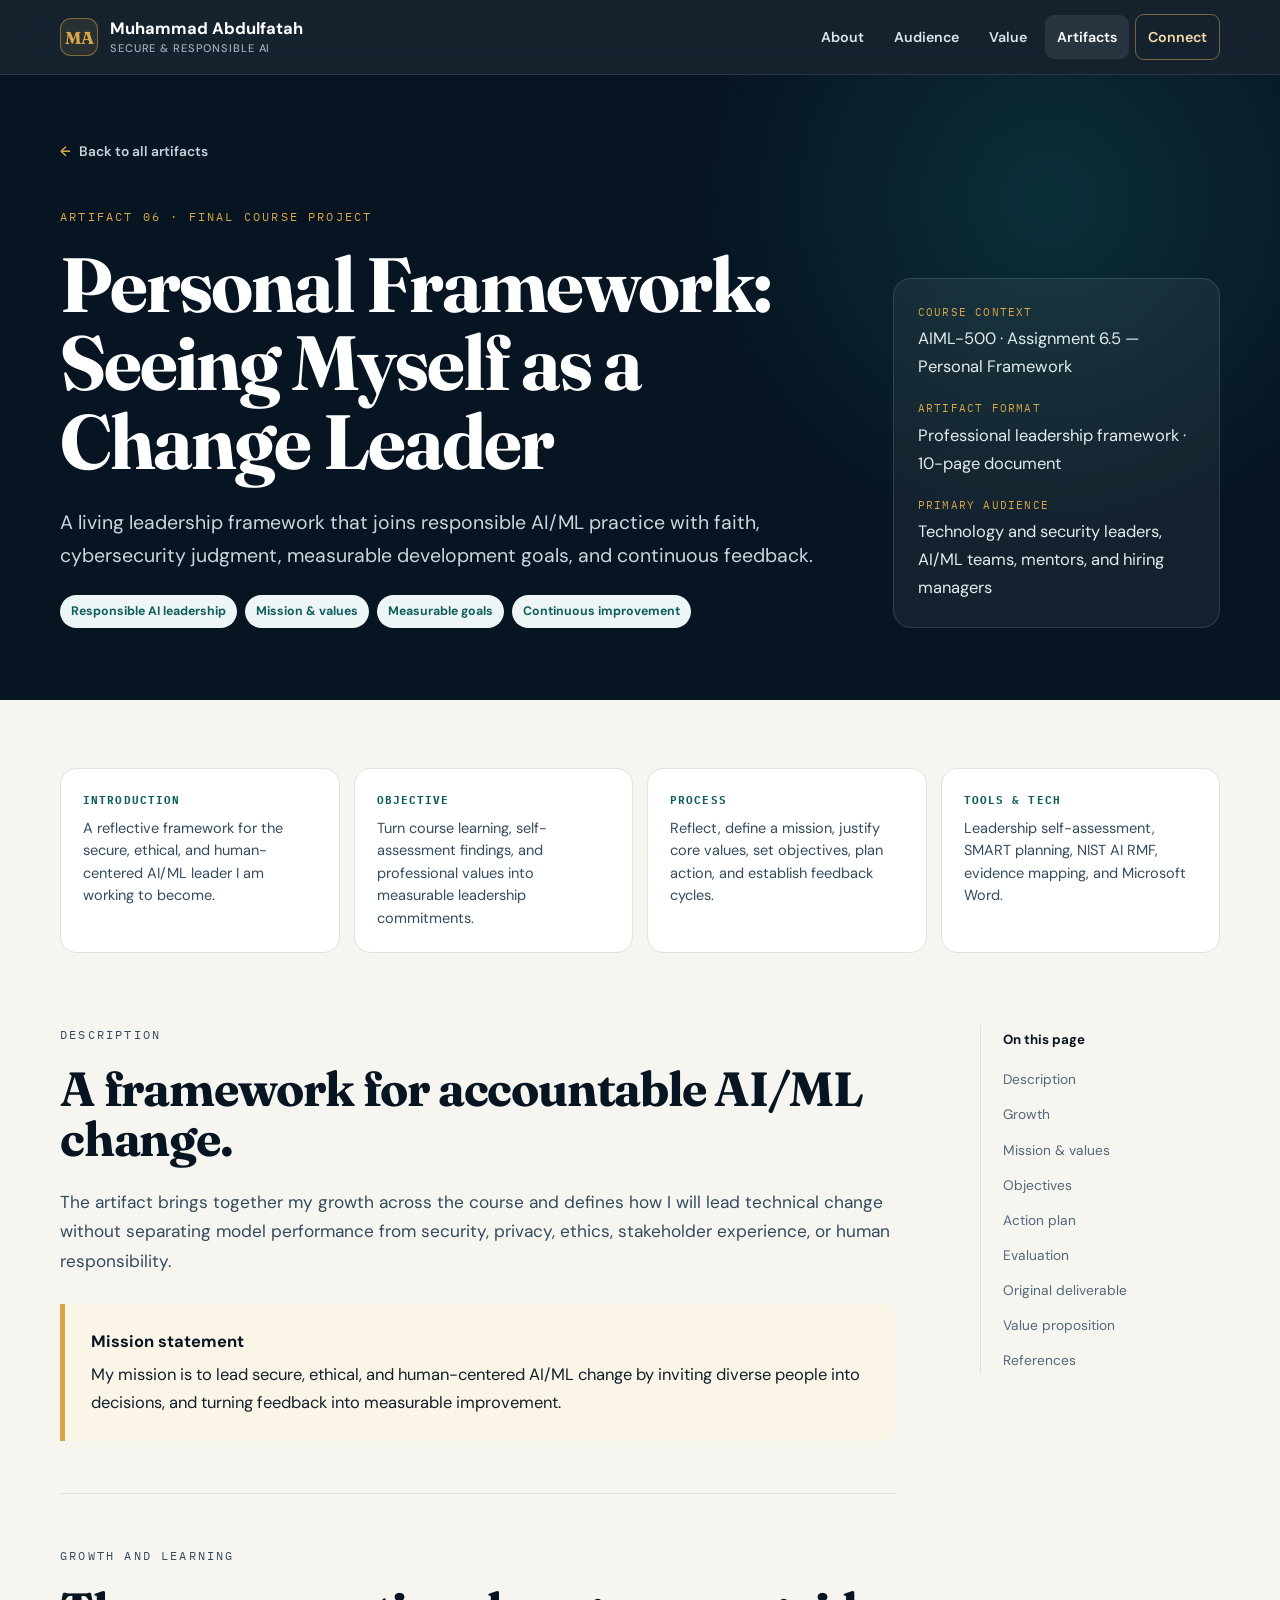
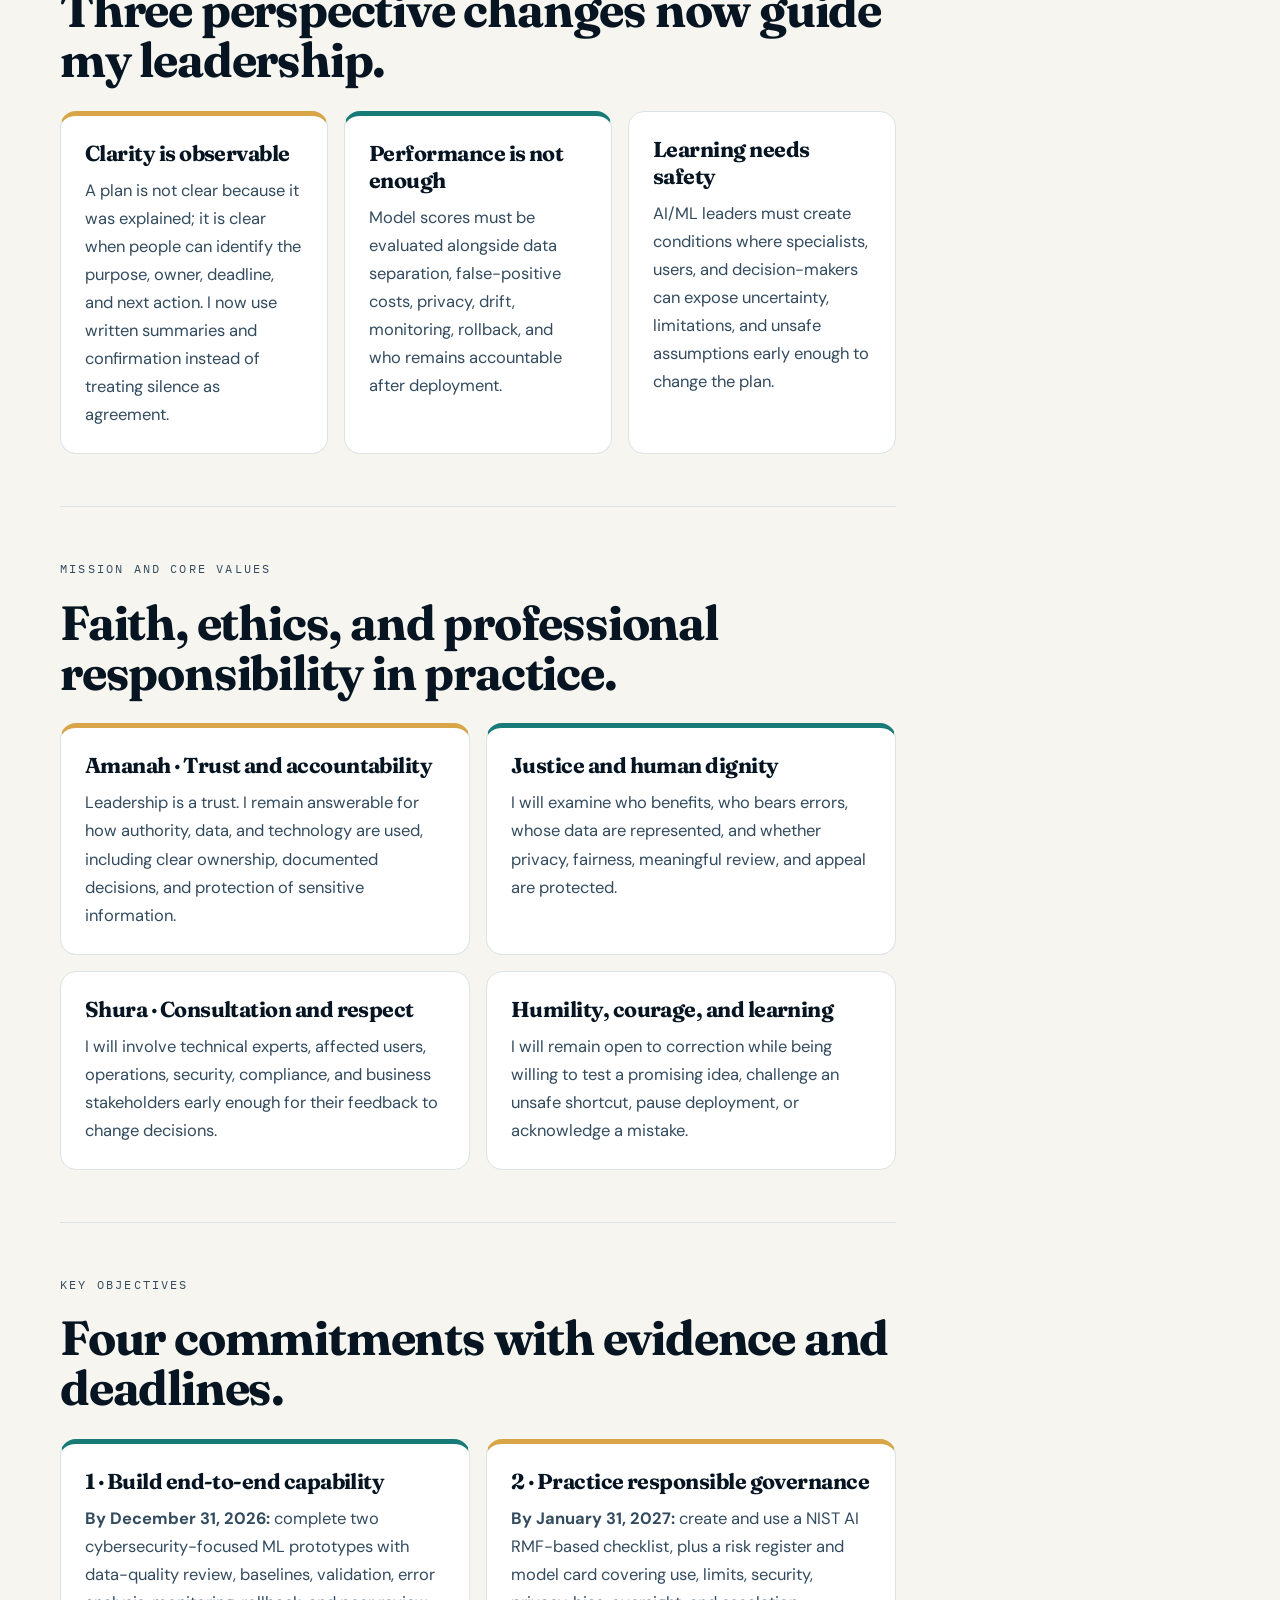
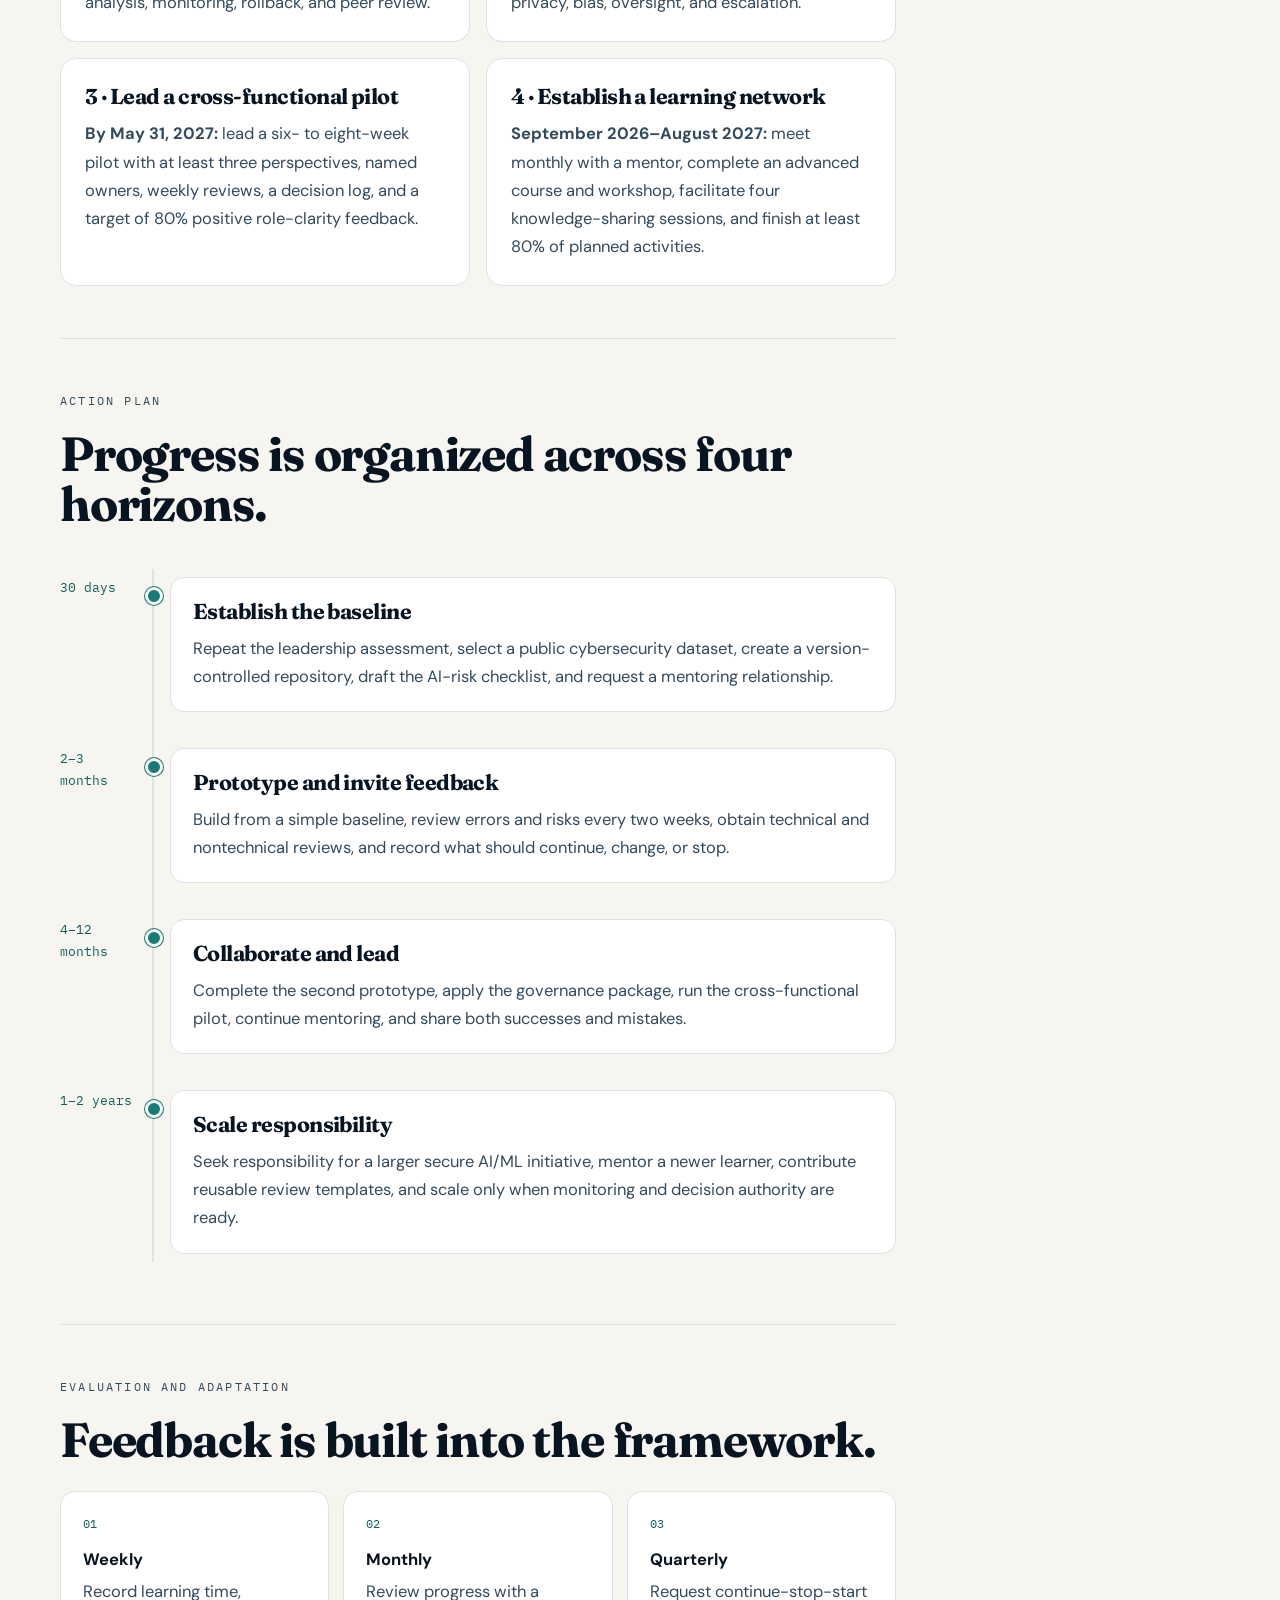
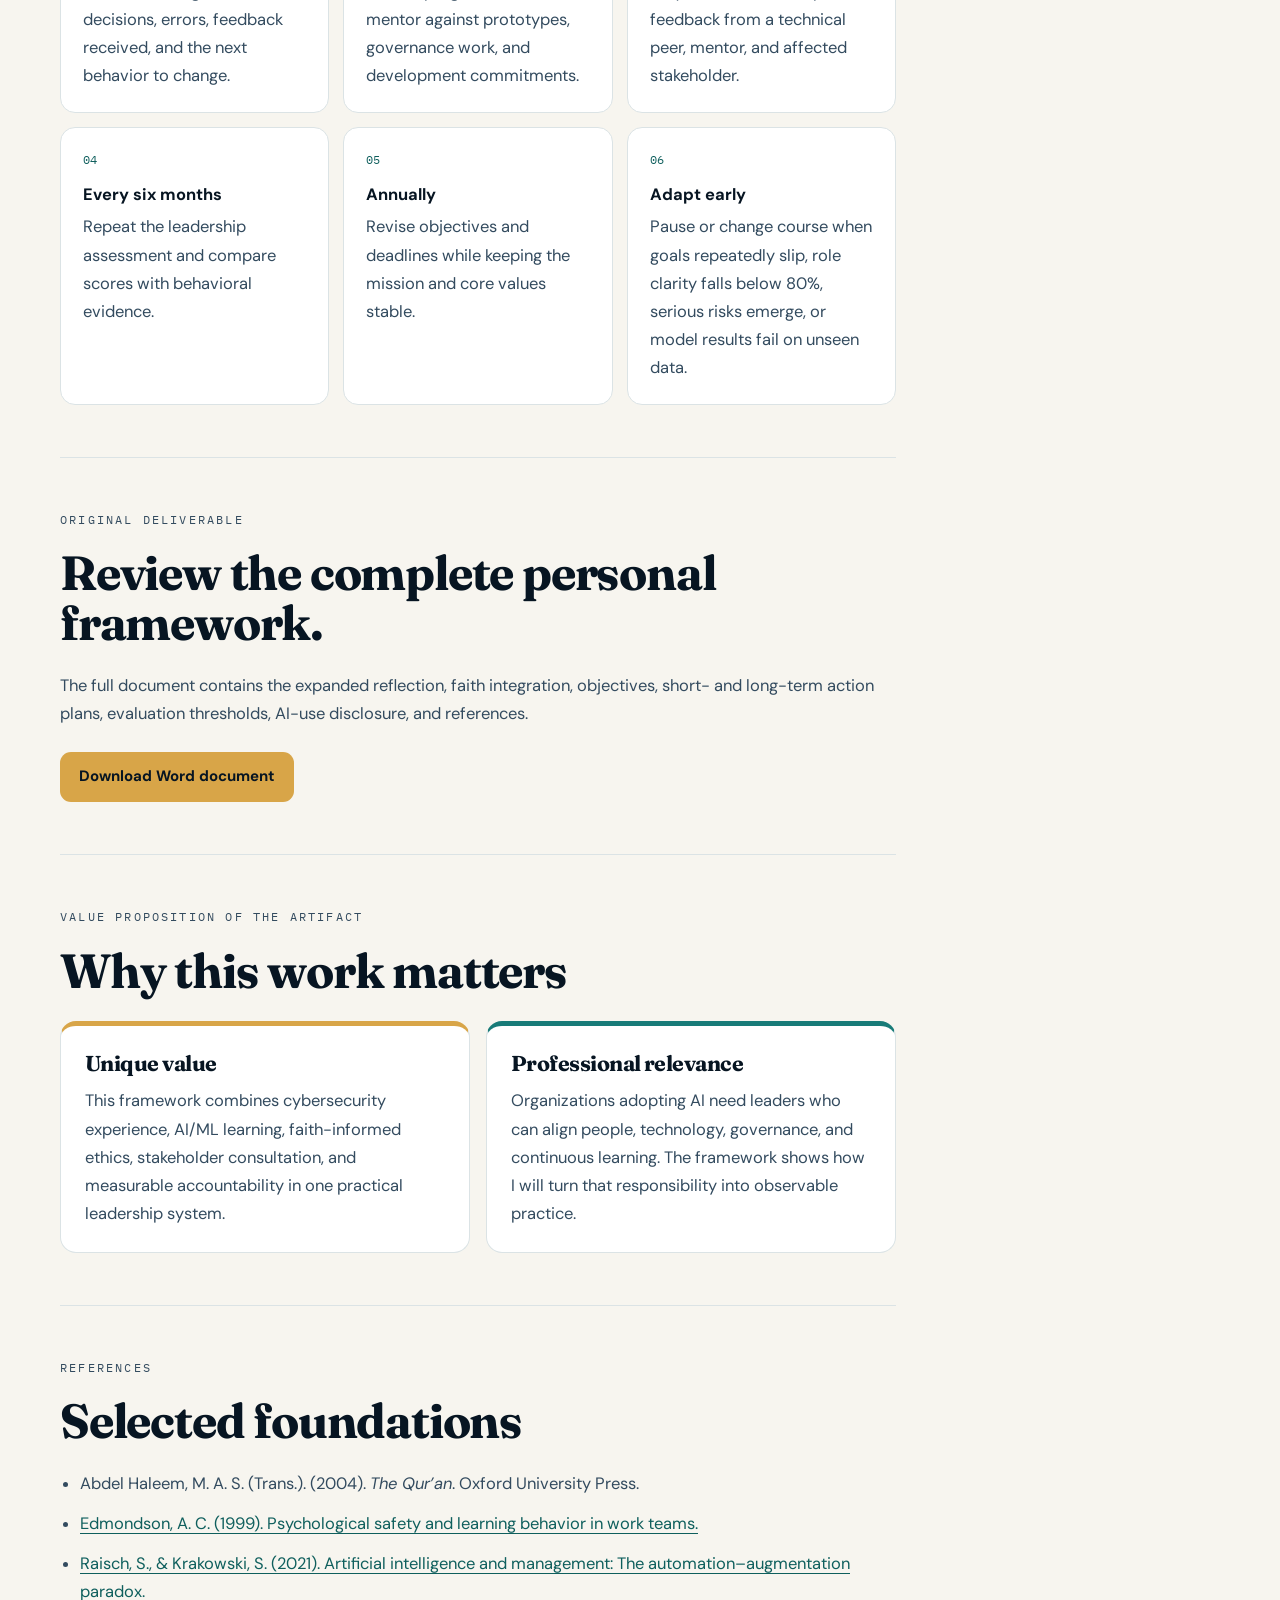
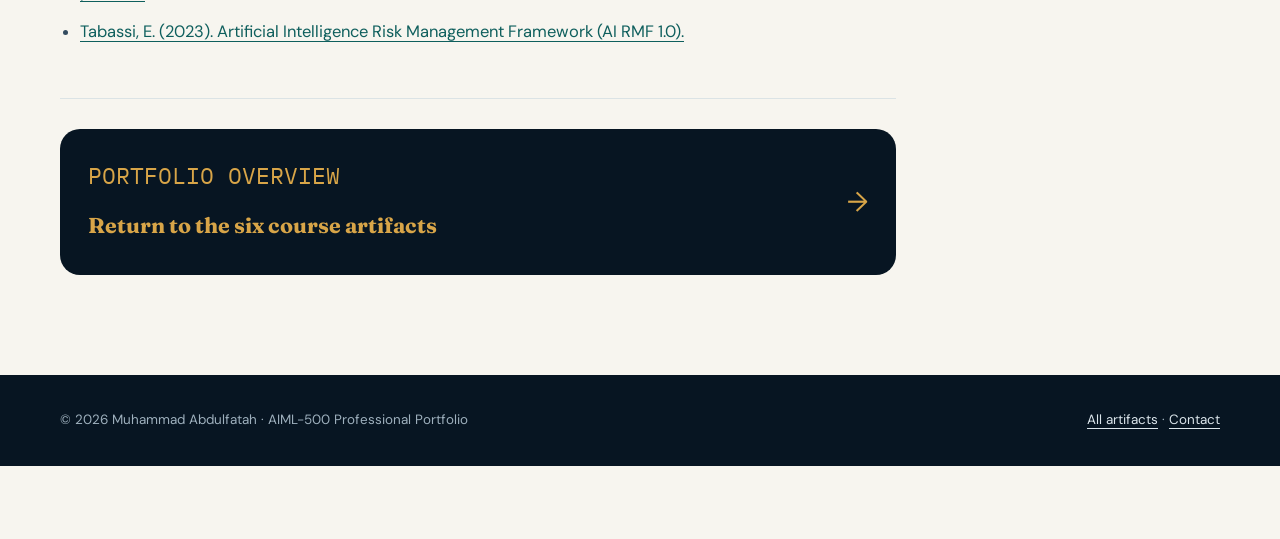
<file: artifact-6-value-propositions.html>
<!doctype html>
<html lang="en">
<head>
  <meta charset="utf-8">
  <meta name="viewport" content="width=device-width, initial-scale=1">
  <meta http-equiv="refresh" content="0; url=artifact-6-change-leader-framework.html">
  <link rel="canonical" href="artifact-6-change-leader-framework.html">
  <title>Artifact 6 | Personal Framework</title>
</head>
<body><p>Artifact 6 is now the <a href="artifact-6-change-leader-framework.html">Personal Framework: Seeing Myself as a Change Leader</a>.</p></body>
</html>
</file>
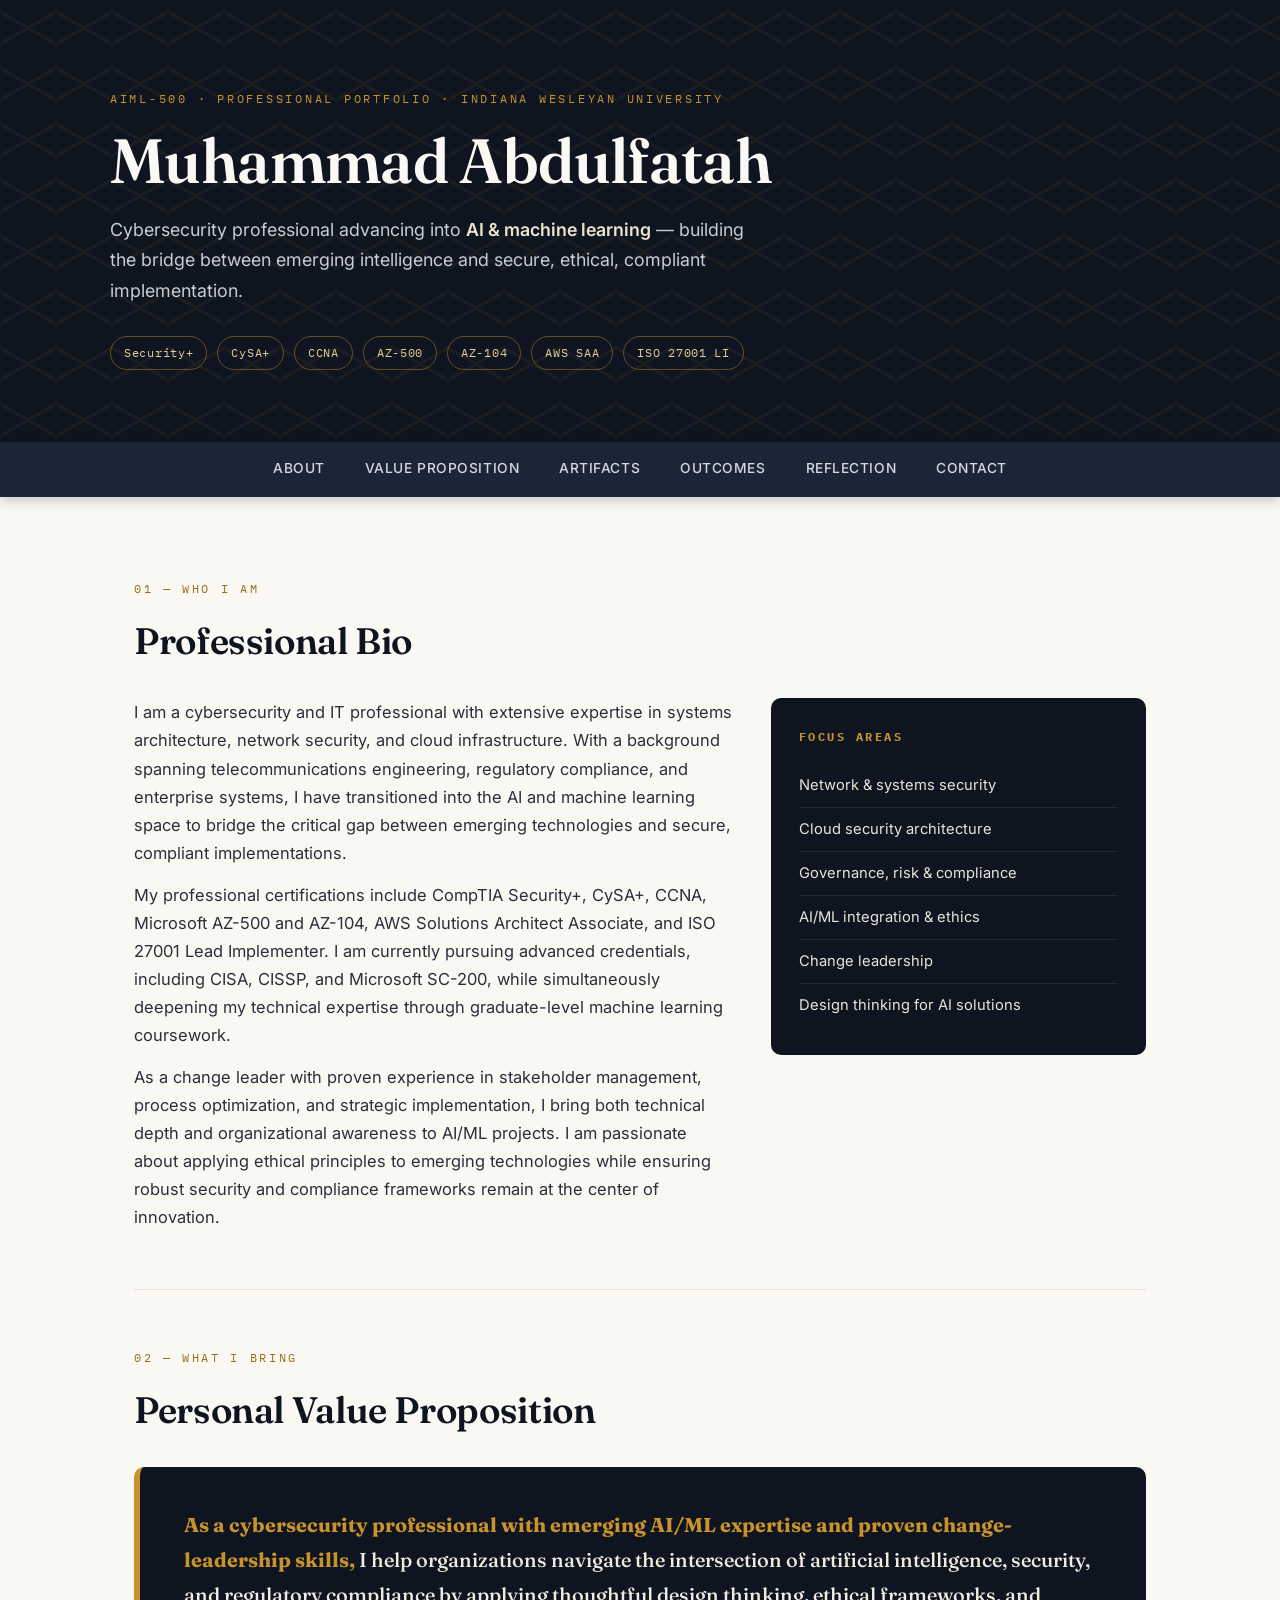
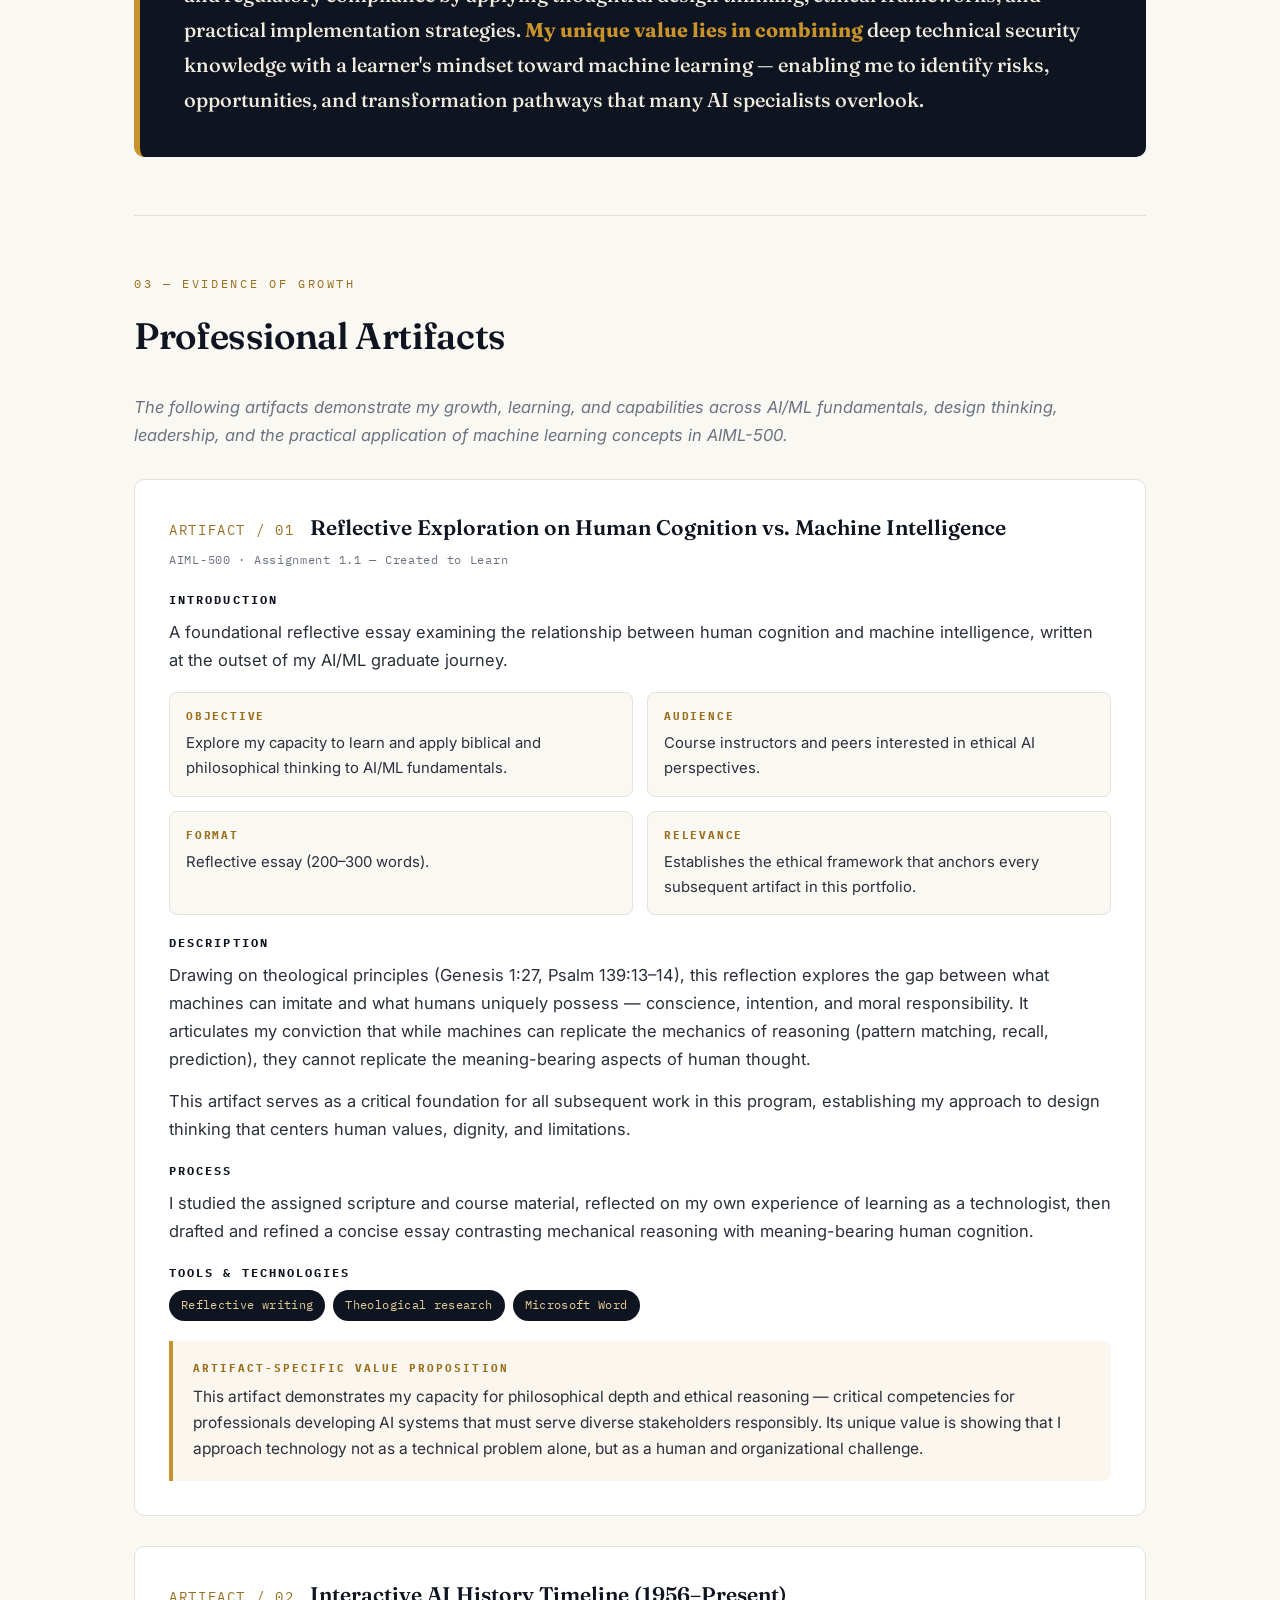
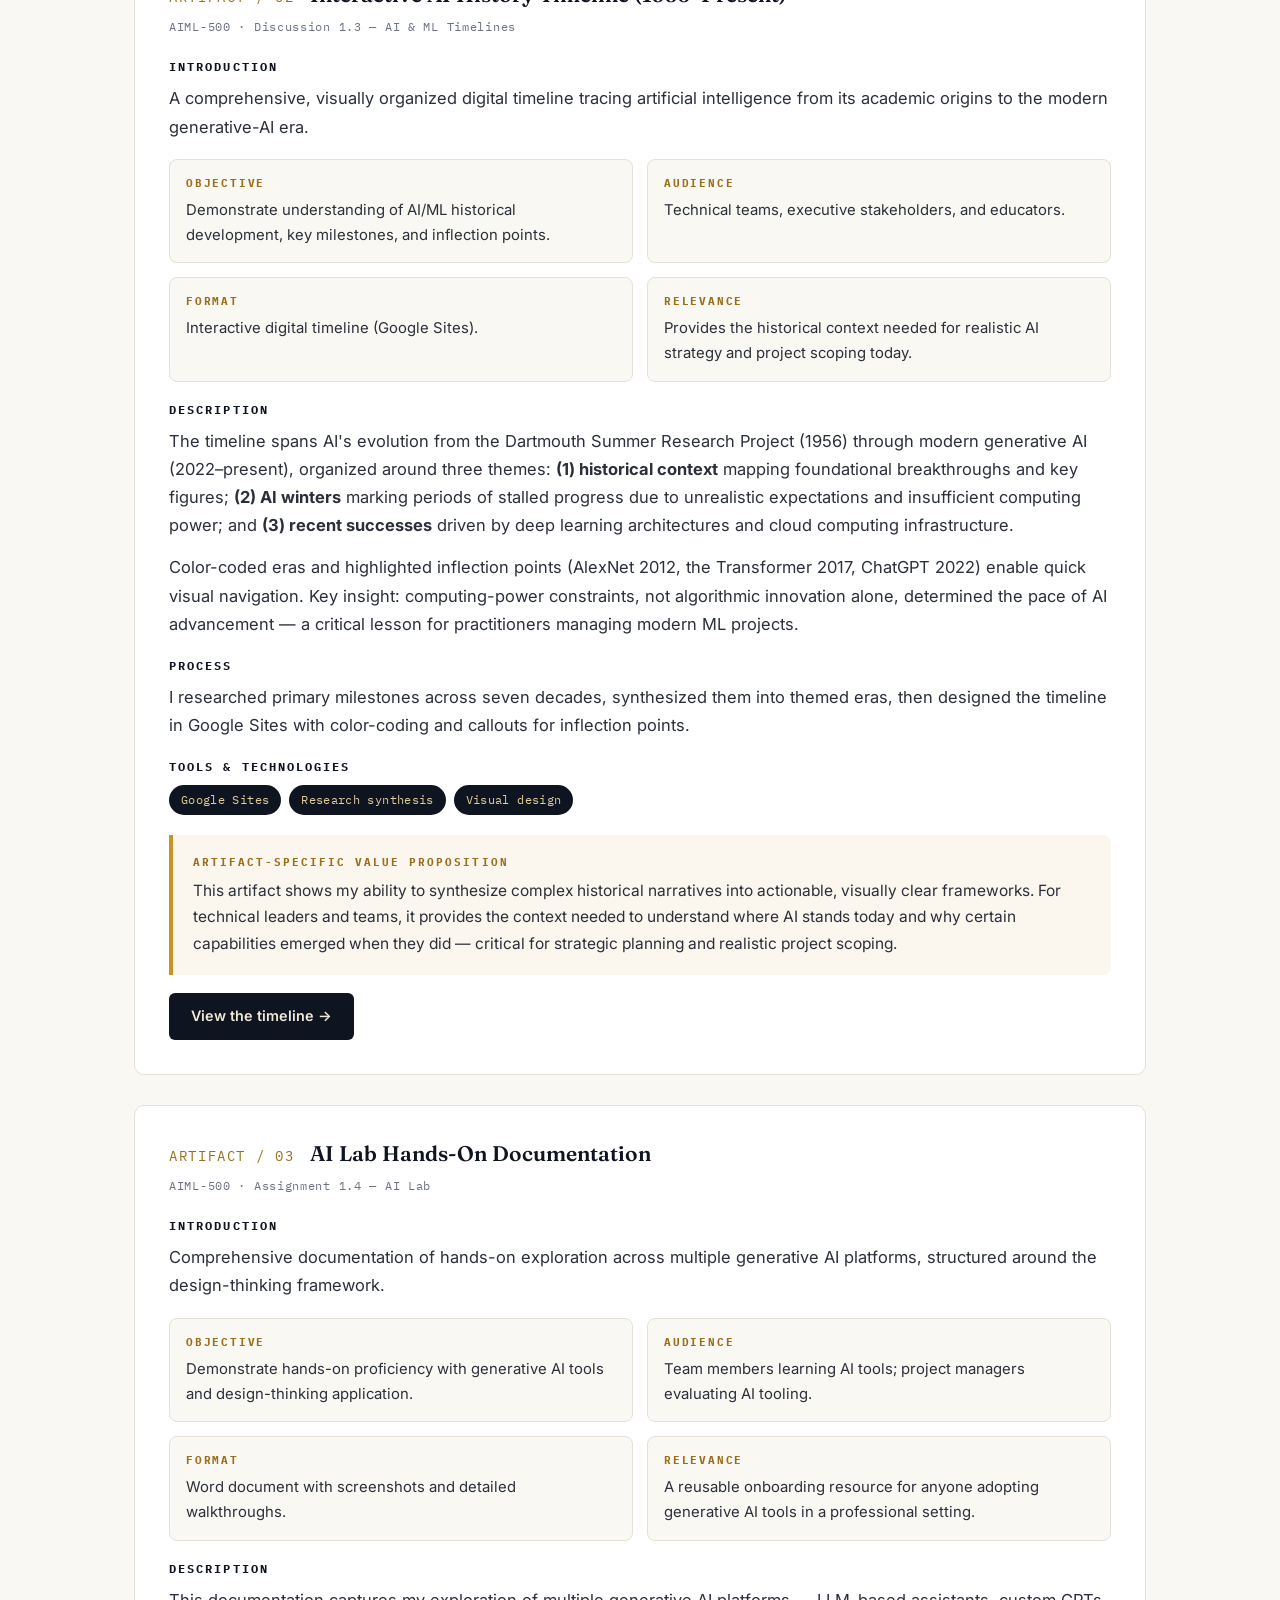
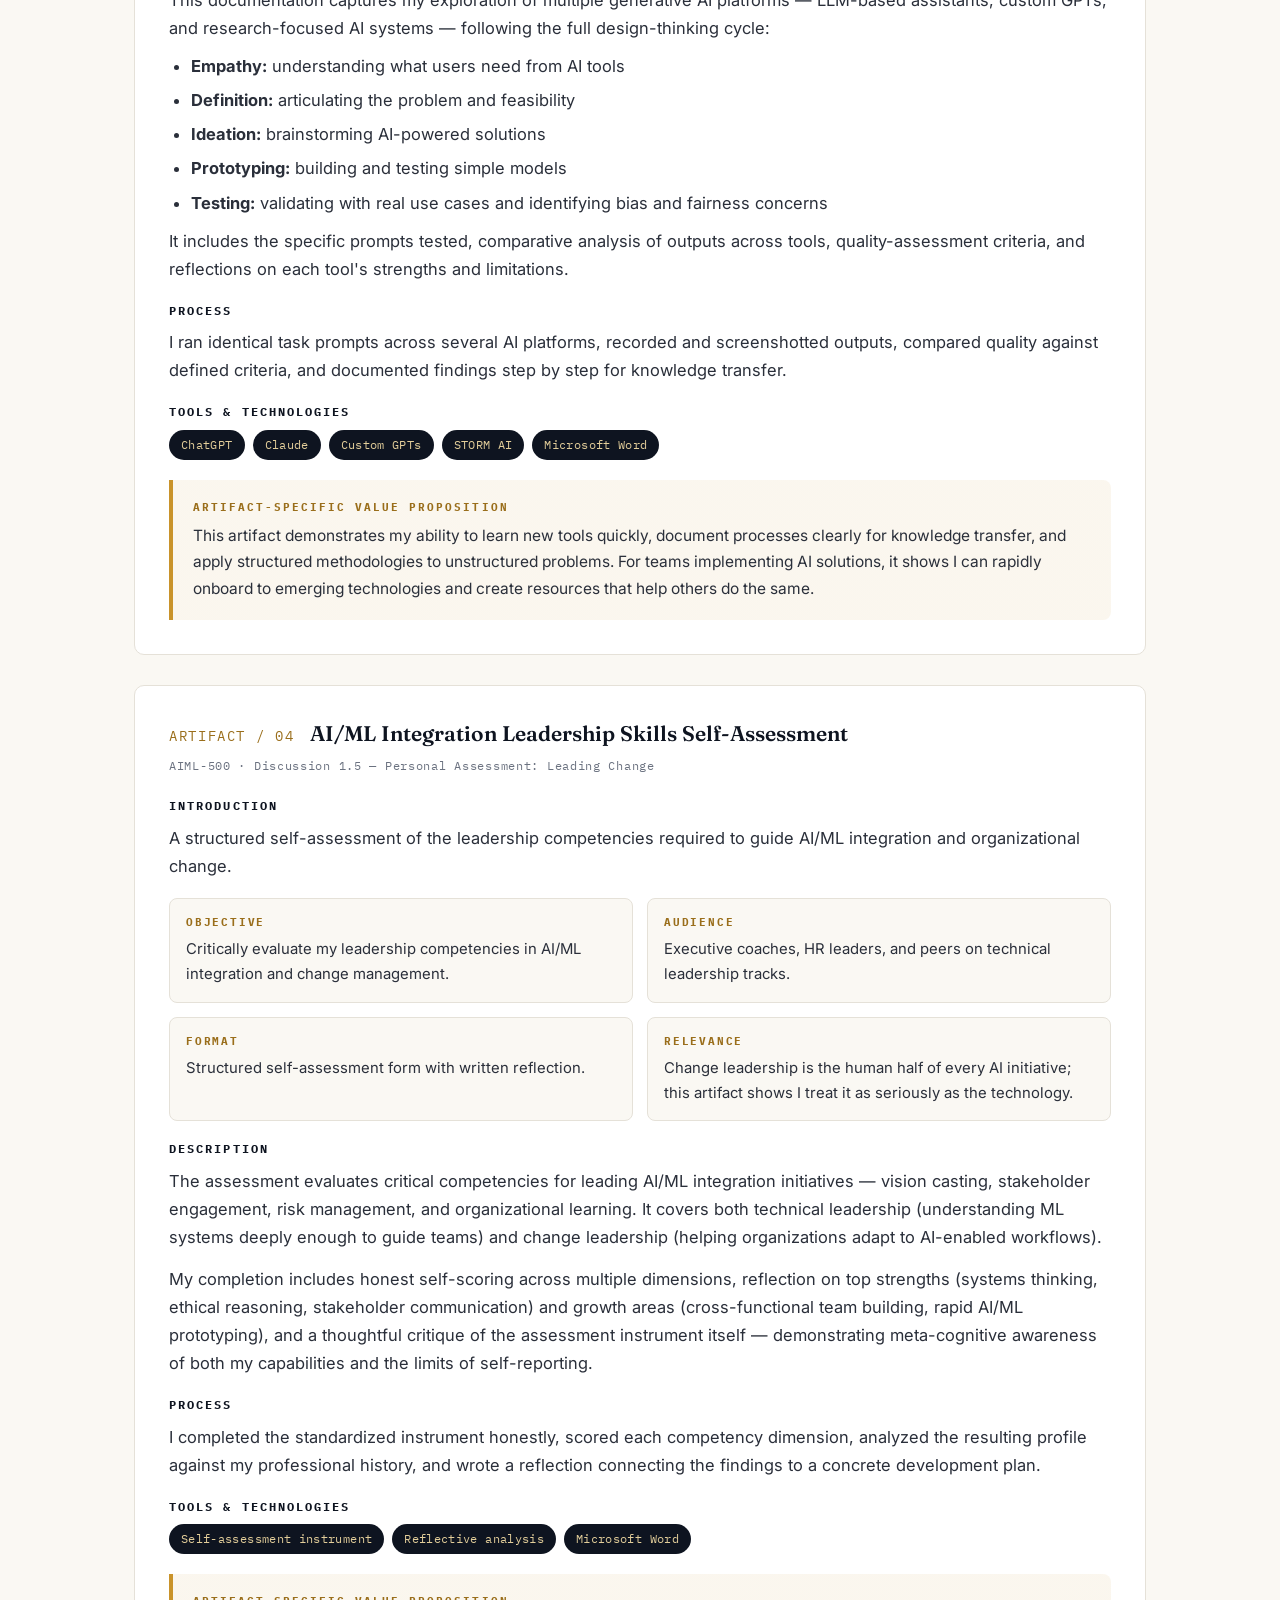
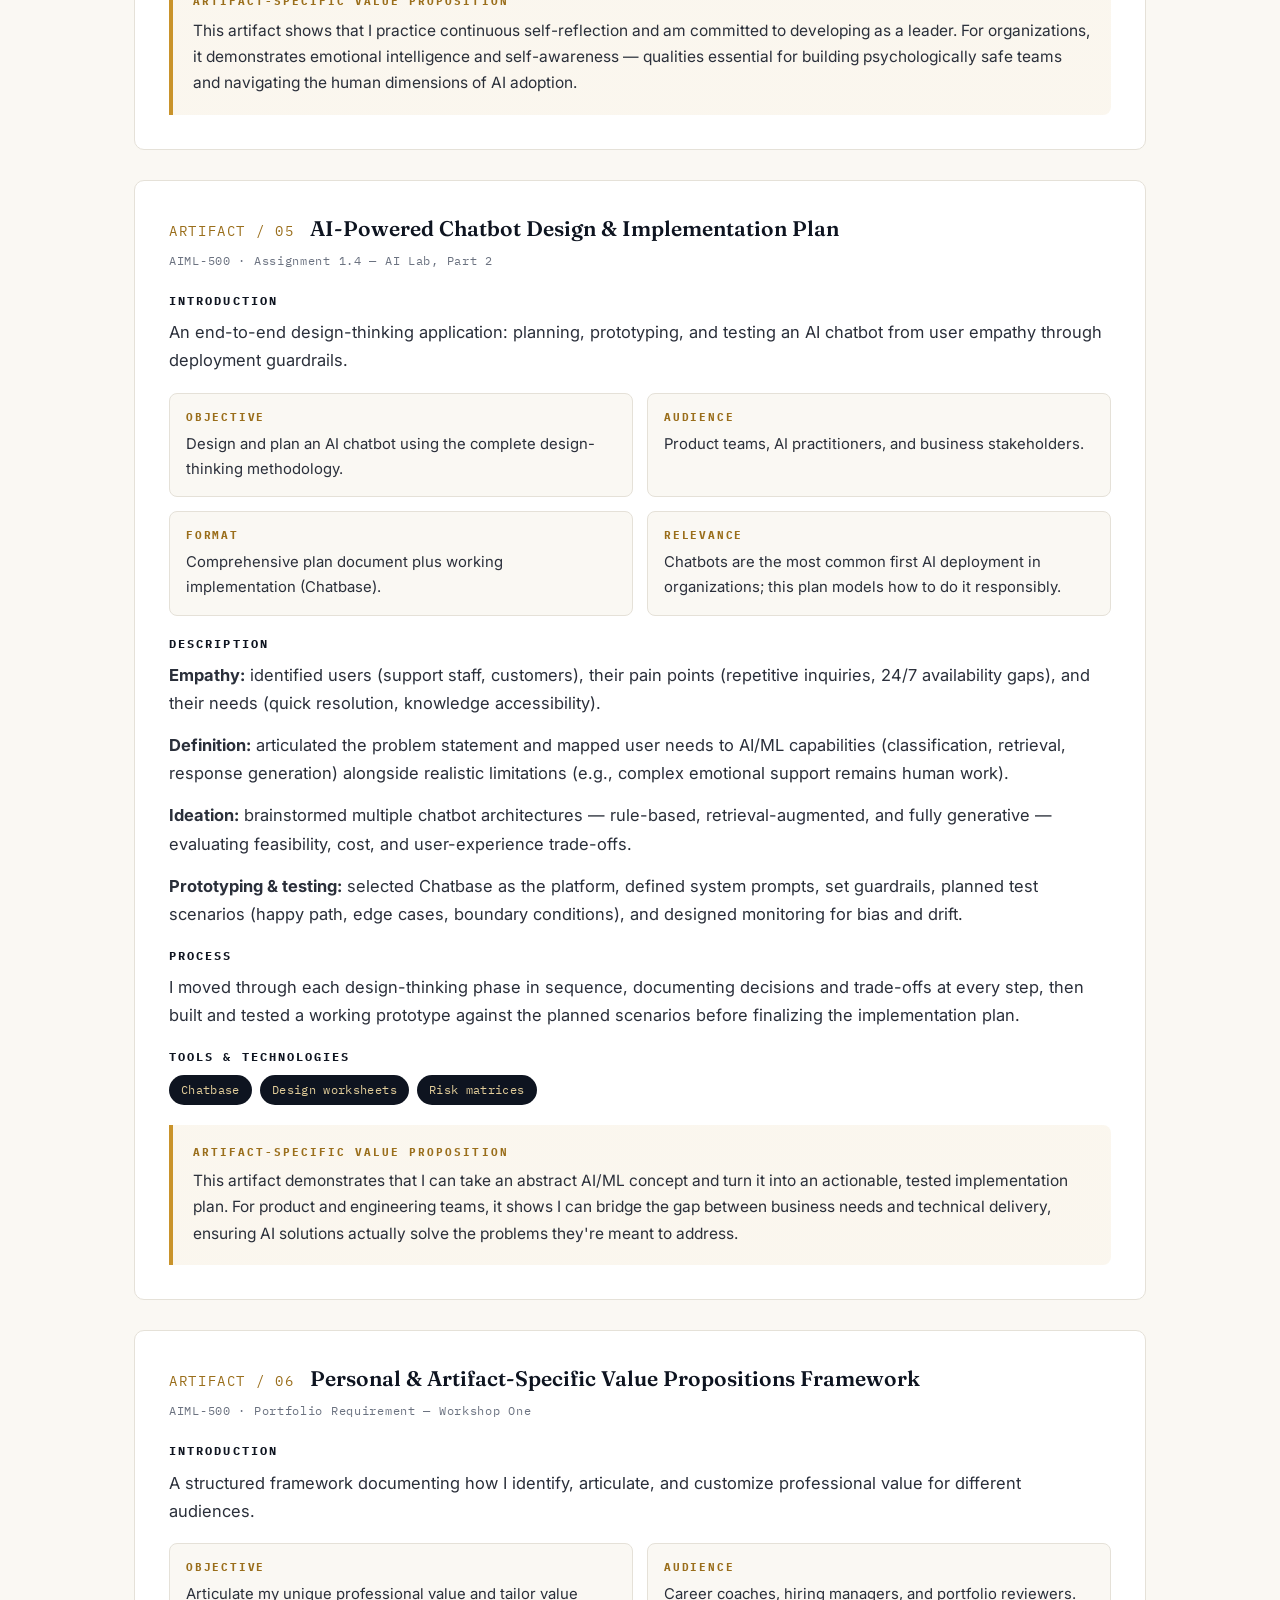
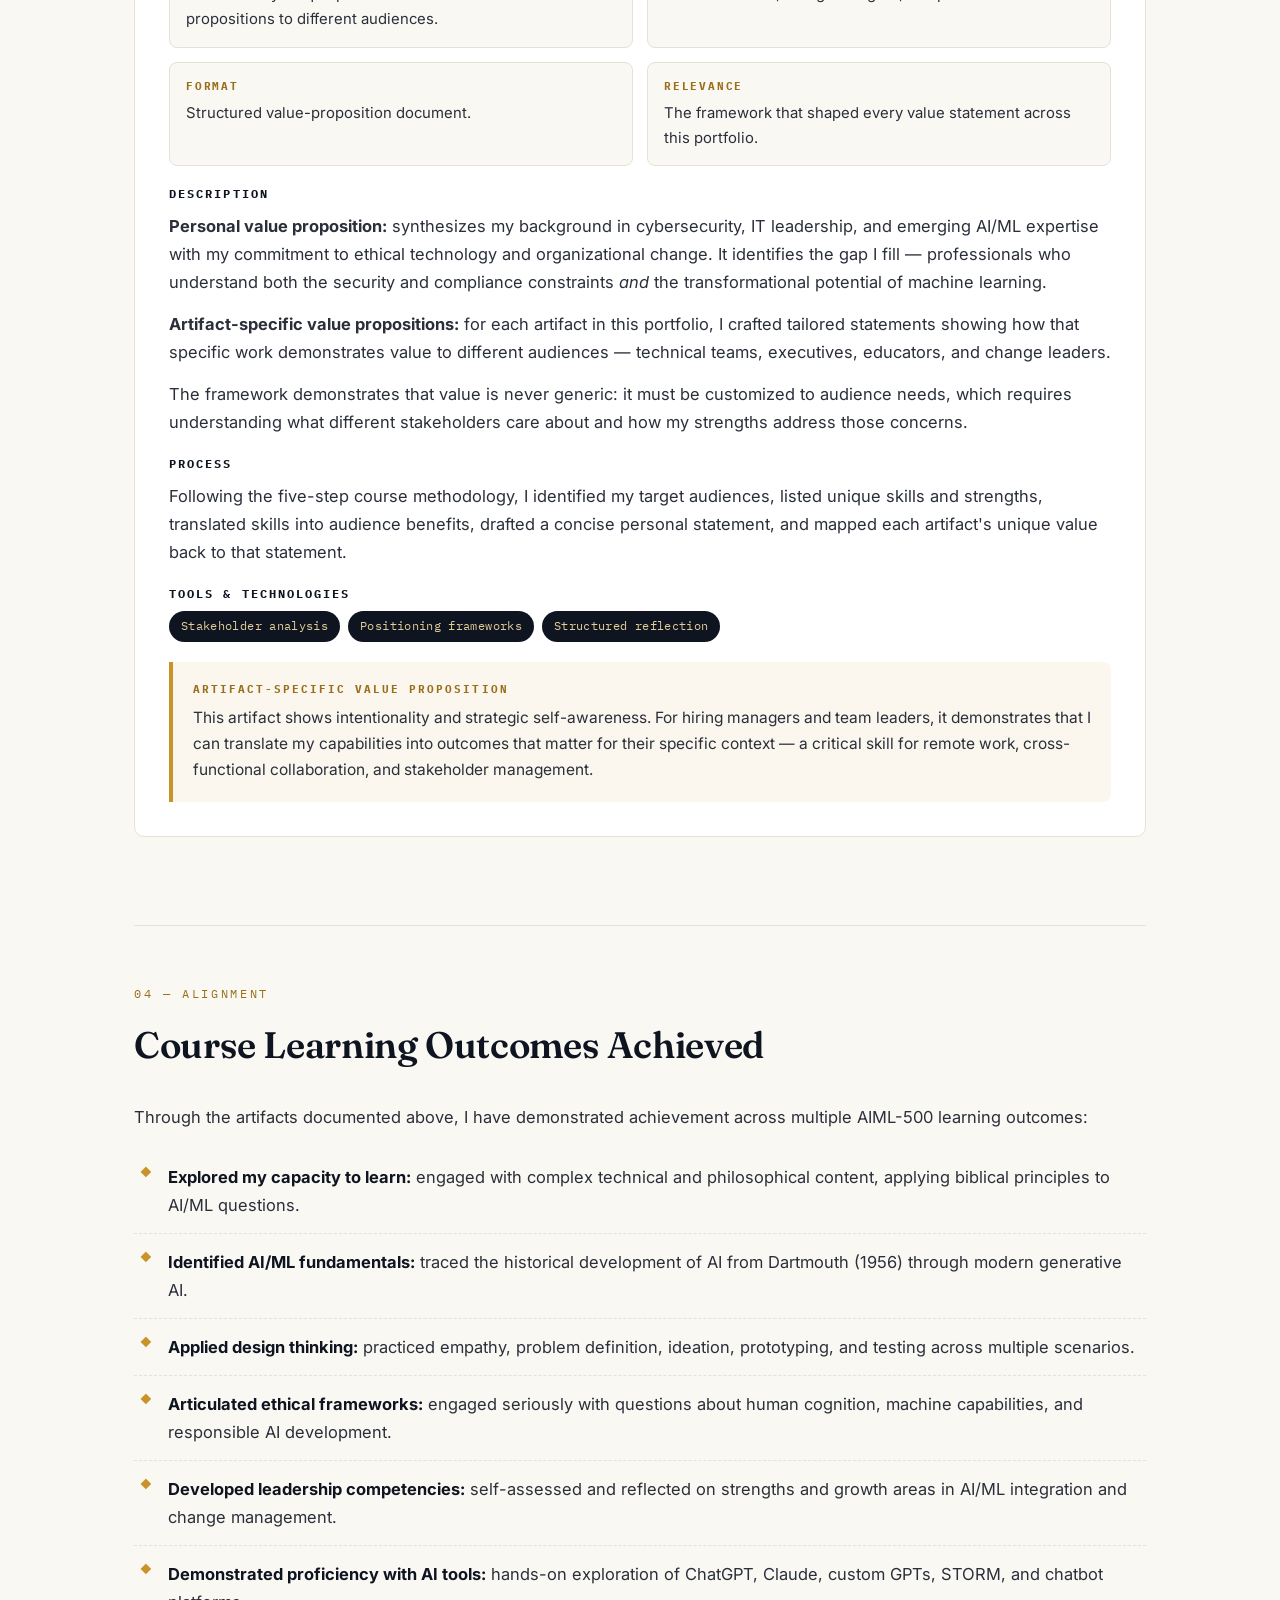
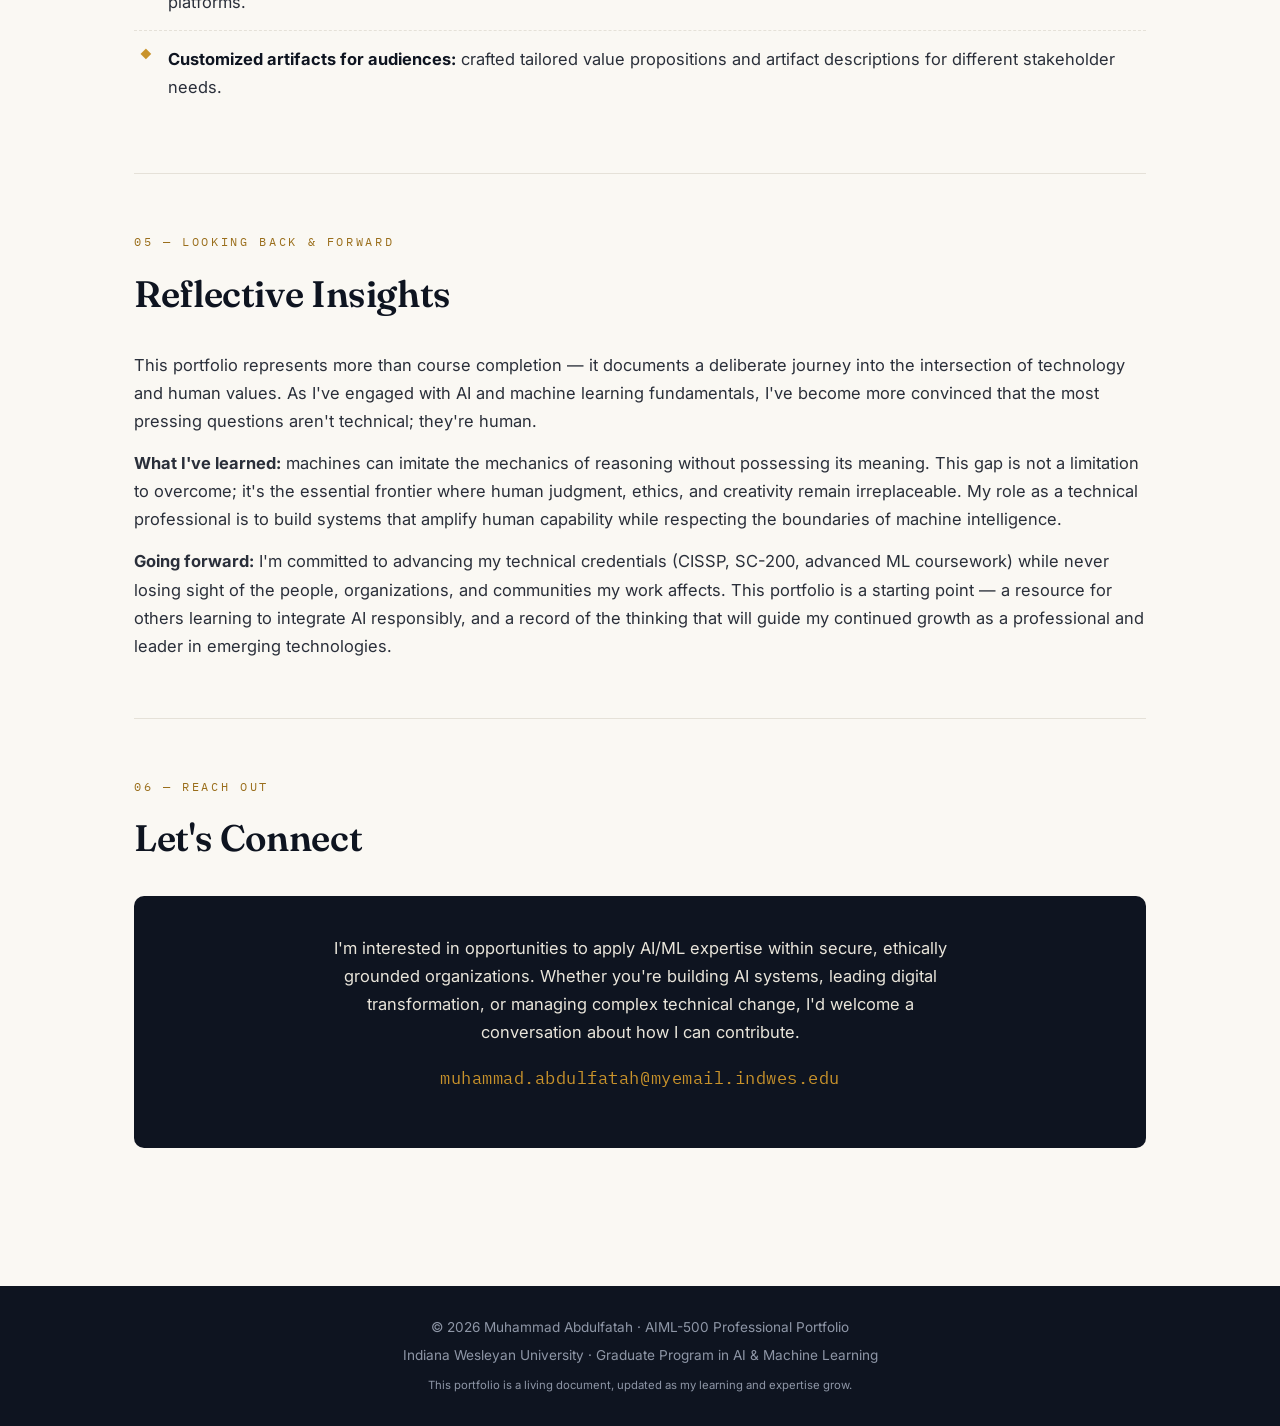
<file: muhammad-abdulfatah-portfolio_3.html>
<!DOCTYPE html>
<html lang="en">
<head>
<meta charset="UTF-8">
<meta name="viewport" content="width=device-width, initial-scale=1.0">
<title>Muhammad Abdulfatah — AI/ML Professional Portfolio</title>
<meta name="description" content="Professional portfolio of Muhammad Abdulfatah: cybersecurity professional advancing into AI and machine learning. AIML-500, Indiana Wesleyan University.">
<link rel="preconnect" href="https://fonts.googleapis.com">
<link rel="preconnect" href="https://fonts.gstatic.com" crossorigin>
<link href="https://fonts.googleapis.com/css2?family=Fraunces:opsz,wght@9..144,500;9..144,600;9..144,700&family=Inter:wght@400;500;600;700&family=IBM+Plex+Mono:wght@400;500&display=swap" rel="stylesheet">
<style>
:root{
  --ink:#0E1420;
  --ink-soft:#1B2536;
  --amber:#C9932B;
  --amber-deep:#9A6E1B;
  --paper:#FAF8F3;
  --card:#FFFFFF;
  --text:#2A2F3A;
  --muted:#6B7280;
  --line:#E5E1D8;
  --radius:10px;
}
*{margin:0;padding:0;box-sizing:border-box}
html{scroll-behavior:smooth}
body{font-family:'Inter',system-ui,sans-serif;background:var(--paper);color:var(--text);line-height:1.7;font-size:16.5px}
.mono{font-family:'IBM Plex Mono',monospace}

/* ---------- Header ---------- */
header{background:var(--ink);color:#F4F1E9;padding:88px 24px 72px;position:relative;overflow:hidden}
header::before{
  content:"";position:absolute;inset:0;opacity:.07;pointer-events:none;
  background-image:
    linear-gradient(30deg, transparent 48%, #C9932B 48%, #C9932B 52%, transparent 52%),
    linear-gradient(150deg, transparent 48%, #C9932B 48%, #C9932B 52%, transparent 52%);
  background-size:56px 56px;
}
.header-inner{max-width:1060px;margin:0 auto;position:relative}
.eyebrow{font-family:'IBM Plex Mono',monospace;font-size:.78rem;letter-spacing:.22em;text-transform:uppercase;color:var(--amber);margin-bottom:18px}
header h1{font-family:'Fraunces',serif;font-weight:600;font-size:clamp(2.4rem,6vw,3.9rem);line-height:1.08;letter-spacing:-.01em;margin-bottom:20px;color:#FBF9F4}
.header-sub{font-size:1.12rem;max-width:640px;color:#C8CCD6}
.header-sub strong{color:#EDE3C8;font-weight:600}
.header-tags{display:flex;flex-wrap:wrap;gap:10px;margin-top:30px}
.tag{font-family:'IBM Plex Mono',monospace;font-size:.74rem;letter-spacing:.06em;border:1px solid rgba(201,147,43,.45);color:#E3CE9A;padding:6px 13px;border-radius:999px}

/* ---------- Nav ---------- */
nav{background:var(--ink-soft);position:sticky;top:0;z-index:100;box-shadow:0 2px 12px rgba(14,20,32,.25)}
nav ul{list-style:none;display:flex;flex-wrap:wrap;justify-content:center;max-width:1060px;margin:0 auto}
nav a{display:block;color:#D5D9E2;text-decoration:none;padding:15px 20px;font-size:.86rem;font-weight:500;letter-spacing:.04em;text-transform:uppercase;border-bottom:2px solid transparent;transition:color .2s,border-color .2s}
nav a:hover,nav a:focus-visible{color:var(--amber);border-bottom-color:var(--amber);outline:none}

/* ---------- Layout ---------- */
.container{max-width:1060px;margin:0 auto;padding:24px}
section{padding:58px 0;border-bottom:1px solid var(--line)}
section:last-of-type{border-bottom:none}
.section-label{font-family:'IBM Plex Mono',monospace;font-size:.75rem;letter-spacing:.22em;text-transform:uppercase;color:var(--amber-deep);margin-bottom:10px}
section h2{font-family:'Fraunces',serif;font-weight:600;font-size:clamp(1.7rem,3.4vw,2.3rem);color:var(--ink);margin-bottom:26px;letter-spacing:-.01em}
p + p{margin-top:14px}

/* ---------- Bio ---------- */
.bio-grid{display:grid;grid-template-columns:1.6fr 1fr;gap:36px;align-items:start}
.bio-side{background:var(--ink);color:#E7E4DC;border-radius:var(--radius);padding:28px}
.bio-side h3{font-family:'IBM Plex Mono',monospace;font-size:.78rem;letter-spacing:.2em;text-transform:uppercase;color:var(--amber);margin-bottom:16px}
.bio-side ul{list-style:none}
.bio-side li{padding:9px 0;border-bottom:1px solid rgba(255,255,255,.09);font-size:.92rem}
.bio-side li:last-child{border-bottom:none}

/* ---------- Value proposition ---------- */
.vp{background:var(--ink);color:#F0EBDF;border-radius:var(--radius);padding:40px 44px;position:relative;border-left:6px solid var(--amber)}
.vp p{font-family:'Fraunces',serif;font-size:1.25rem;line-height:1.75;font-weight:500}
.vp strong{color:var(--amber)}

/* ---------- Artifacts ---------- */
.artifact{background:var(--card);border:1px solid var(--line);border-radius:var(--radius);padding:34px;margin:30px 0;transition:box-shadow .25s,transform .25s}
.artifact:hover{box-shadow:0 10px 30px rgba(14,20,32,.09);transform:translateY(-2px)}
.artifact-head{display:flex;align-items:baseline;gap:16px;margin-bottom:8px}
.artifact-num{font-family:'IBM Plex Mono',monospace;color:var(--amber-deep);font-size:.85rem;letter-spacing:.12em;white-space:nowrap}
.artifact h3{font-family:'Fraunces',serif;font-weight:600;font-size:1.32rem;color:var(--ink);line-height:1.3}
.artifact-course{font-family:'IBM Plex Mono',monospace;font-size:.74rem;color:var(--muted);margin-bottom:20px;letter-spacing:.06em}
.meta-grid{display:grid;grid-template-columns:repeat(2,1fr);gap:14px;margin:18px 0}
.meta-item{background:var(--paper);border:1px solid var(--line);border-radius:8px;padding:14px 16px;font-size:.93rem}
.meta-item strong{display:block;font-family:'IBM Plex Mono',monospace;font-size:.7rem;letter-spacing:.16em;text-transform:uppercase;color:var(--amber-deep);margin-bottom:5px}
.block{margin:18px 0}
.block > strong{display:block;font-family:'IBM Plex Mono',monospace;font-size:.72rem;letter-spacing:.18em;text-transform:uppercase;color:var(--ink);margin-bottom:8px}
.artifact ul{margin:10px 0 10px 22px}
.artifact li{margin-bottom:6px}
.tools{display:flex;flex-wrap:wrap;gap:8px;margin-top:8px}
.tool{font-family:'IBM Plex Mono',monospace;font-size:.74rem;background:var(--ink);color:#E3CE9A;padding:5px 12px;border-radius:999px;letter-spacing:.03em}
.avp{background:linear-gradient(0deg, rgba(201,147,43,.08), rgba(201,147,43,.08));border-left:4px solid var(--amber);border-radius:0 8px 8px 0;padding:18px 20px;margin-top:20px;font-size:.97rem}
.avp strong{display:block;font-family:'IBM Plex Mono',monospace;font-size:.7rem;letter-spacing:.18em;text-transform:uppercase;color:var(--amber-deep);margin-bottom:6px}
.artifact-link{display:inline-block;background:var(--ink);color:#F1E9D6;padding:11px 22px;border-radius:6px;text-decoration:none;font-size:.9rem;font-weight:600;margin-top:18px;transition:background .2s}
.artifact-link:hover,.artifact-link:focus-visible{background:var(--amber-deep);outline:none}

/* ---------- Outcomes ---------- */
.outcomes{list-style:none}
.outcomes li{padding:14px 0 14px 34px;border-bottom:1px dashed var(--line);position:relative}
.outcomes li:last-child{border-bottom:none}
.outcomes li::before{content:"◆";position:absolute;left:6px;top:14px;color:var(--amber);font-size:.7rem}
.outcomes strong{color:var(--ink)}

/* ---------- Contact ---------- */
.contact-card{background:var(--ink);color:#E9E5DA;border-radius:var(--radius);padding:38px 40px;text-align:center}
.contact-card p{max-width:640px;margin:0 auto 18px}
.contact-email{font-family:'IBM Plex Mono',monospace;color:var(--amber);font-size:1.05rem;letter-spacing:.03em}

/* ---------- Footer ---------- */
footer{background:var(--ink);color:#8E96A6;text-align:center;padding:30px 20px;font-size:.85rem;margin-top:56px}
footer p+p{margin-top:5px}

@media (max-width:820px){
  .bio-grid{grid-template-columns:1fr}
  .meta-grid{grid-template-columns:1fr}
  .vp{padding:30px 26px}
  .vp p{font-size:1.1rem}
  .artifact{padding:24px}
  nav a{padding:12px 12px;font-size:.78rem}
}
@media (prefers-reduced-motion:reduce){
  *{transition:none!important}
  html{scroll-behavior:auto}
}
</style>
</head>
<body>

<header>
  <div class="header-inner">
    <p class="eyebrow">AIML-500 · Professional Portfolio · Indiana Wesleyan University</p>
    <h1>Muhammad Abdulfatah</h1>
    <p class="header-sub">Cybersecurity professional advancing into <strong>AI &amp; machine learning</strong> — building the bridge between emerging intelligence and secure, ethical, compliant implementation.</p>
    <div class="header-tags">
      <span class="tag">Security+</span>
      <span class="tag">CySA+</span>
      <span class="tag">CCNA</span>
      <span class="tag">AZ-500</span>
      <span class="tag">AZ-104</span>
      <span class="tag">AWS SAA</span>
      <span class="tag">ISO 27001 LI</span>
    </div>
  </div>
</header>

<nav aria-label="Main navigation">
  <ul>
    <li><a href="#bio">About</a></li>
    <li><a href="#value-prop">Value Proposition</a></li>
    <li><a href="#artifacts">Artifacts</a></li>
    <li><a href="#outcomes">Outcomes</a></li>
    <li><a href="#reflection">Reflection</a></li>
    <li><a href="#contact">Contact</a></li>
  </ul>
</nav>

<div class="container">

  <!-- ================= PROFESSIONAL BIO ================= -->
  <section id="bio">
    <p class="section-label">01 — Who I Am</p>
    <h2>Professional Bio</h2>
    <div class="bio-grid">
      <div>
        <p>
          I am a cybersecurity and IT professional with extensive expertise in systems architecture, network security,
          and cloud infrastructure. With a background spanning telecommunications engineering, regulatory compliance,
          and enterprise systems, I have transitioned into the AI and machine learning space to bridge the critical gap
          between emerging technologies and secure, compliant implementations.
        </p>
        <p>
          My professional certifications include CompTIA Security+, CySA+, CCNA, Microsoft AZ-500 and AZ-104,
          AWS Solutions Architect Associate, and ISO 27001 Lead Implementer. I am currently pursuing advanced
          credentials, including CISA, CISSP, and Microsoft SC-200, while simultaneously deepening my technical
          expertise through graduate-level machine learning coursework.
        </p>
        <p>
          As a change leader with proven experience in stakeholder management, process optimization, and strategic
          implementation, I bring both technical depth and organizational awareness to AI/ML projects. I am passionate
          about applying ethical principles to emerging technologies while ensuring robust security and compliance
          frameworks remain at the center of innovation.
        </p>
      </div>
      <aside class="bio-side" aria-label="Focus areas">
        <h3>Focus Areas</h3>
        <ul>
          <li>Network &amp; systems security</li>
          <li>Cloud security architecture</li>
          <li>Governance, risk &amp; compliance</li>
          <li>AI/ML integration &amp; ethics</li>
          <li>Change leadership</li>
          <li>Design thinking for AI solutions</li>
        </ul>
      </aside>
    </div>
  </section>

  <!-- ================= VALUE PROPOSITION ================= -->
  <section id="value-prop">
    <p class="section-label">02 — What I Bring</p>
    <h2>Personal Value Proposition</h2>
    <div class="vp">
      <p>
        <strong>As a cybersecurity professional with emerging AI/ML expertise and proven change-leadership skills,</strong>
        I help organizations navigate the intersection of artificial intelligence, security, and regulatory compliance
        by applying thoughtful design thinking, ethical frameworks, and practical implementation strategies.
        <strong>My unique value lies in combining</strong> deep technical security knowledge with a learner's mindset
        toward machine learning — enabling me to identify risks, opportunities, and transformation pathways that many
        AI specialists overlook.
      </p>
    </div>
  </section>

  <!-- ================= ARTIFACTS ================= -->
  <section id="artifacts">
    <p class="section-label">03 — Evidence of Growth</p>
    <h2>Professional Artifacts</h2>
    <p style="font-style:italic;color:var(--muted);margin-bottom:6px">
      The following artifacts demonstrate my growth, learning, and capabilities across AI/ML fundamentals,
      design thinking, leadership, and the practical application of machine learning concepts in AIML-500.
    </p>

    <!-- ARTIFACT 1 -->
    <article class="artifact">
      <div class="artifact-head">
        <span class="artifact-num">ARTIFACT / 01</span>
        <h3>Reflective Exploration on Human Cognition vs. Machine Intelligence</h3>
      </div>
      <p class="artifact-course">AIML-500 · Assignment 1.1 — Created to Learn</p>

      <div class="block">
        <strong>Introduction</strong>
        <p>A foundational reflective essay examining the relationship between human cognition and machine intelligence, written at the outset of my AI/ML graduate journey.</p>
      </div>

      <div class="meta-grid">
        <div class="meta-item"><strong>Objective</strong>Explore my capacity to learn and apply biblical and philosophical thinking to AI/ML fundamentals.</div>
        <div class="meta-item"><strong>Audience</strong>Course instructors and peers interested in ethical AI perspectives.</div>
        <div class="meta-item"><strong>Format</strong>Reflective essay (200–300 words).</div>
        <div class="meta-item"><strong>Relevance</strong>Establishes the ethical framework that anchors every subsequent artifact in this portfolio.</div>
      </div>

      <div class="block">
        <strong>Description</strong>
        <p>
          Drawing on theological principles (Genesis 1:27, Psalm 139:13–14), this reflection explores the gap between
          what machines can imitate and what humans uniquely possess — conscience, intention, and moral responsibility.
          It articulates my conviction that while machines can replicate the mechanics of reasoning (pattern matching,
          recall, prediction), they cannot replicate the meaning-bearing aspects of human thought.
        </p>
        <p>
          This artifact serves as a critical foundation for all subsequent work in this program, establishing my
          approach to design thinking that centers human values, dignity, and limitations.
        </p>
      </div>

      <div class="block">
        <strong>Process</strong>
        <p>I studied the assigned scripture and course material, reflected on my own experience of learning as a technologist, then drafted and refined a concise essay contrasting mechanical reasoning with meaning-bearing human cognition.</p>
      </div>

      <div class="block">
        <strong>Tools &amp; Technologies</strong>
        <div class="tools"><span class="tool">Reflective writing</span><span class="tool">Theological research</span><span class="tool">Microsoft Word</span></div>
      </div>

      <div class="avp">
        <strong>Artifact-Specific Value Proposition</strong>
        This artifact demonstrates my capacity for philosophical depth and ethical reasoning — critical competencies for
        professionals developing AI systems that must serve diverse stakeholders responsibly. Its unique value is showing
        that I approach technology not as a technical problem alone, but as a human and organizational challenge.
      </div>
    </article>

    <!-- ARTIFACT 2 -->
    <article class="artifact">
      <div class="artifact-head">
        <span class="artifact-num">ARTIFACT / 02</span>
        <h3>Interactive AI History Timeline (1956–Present)</h3>
      </div>
      <p class="artifact-course">AIML-500 · Discussion 1.3 — AI &amp; ML Timelines</p>

      <div class="block">
        <strong>Introduction</strong>
        <p>A comprehensive, visually organized digital timeline tracing artificial intelligence from its academic origins to the modern generative-AI era.</p>
      </div>

      <div class="meta-grid">
        <div class="meta-item"><strong>Objective</strong>Demonstrate understanding of AI/ML historical development, key milestones, and inflection points.</div>
        <div class="meta-item"><strong>Audience</strong>Technical teams, executive stakeholders, and educators.</div>
        <div class="meta-item"><strong>Format</strong>Interactive digital timeline (Google Sites).</div>
        <div class="meta-item"><strong>Relevance</strong>Provides the historical context needed for realistic AI strategy and project scoping today.</div>
      </div>

      <div class="block">
        <strong>Description</strong>
        <p>
          The timeline spans AI's evolution from the Dartmouth Summer Research Project (1956) through modern generative AI
          (2022–present), organized around three themes: <strong>(1) historical context</strong> mapping foundational
          breakthroughs and key figures; <strong>(2) AI winters</strong> marking periods of stalled progress due to
          unrealistic expectations and insufficient computing power; and <strong>(3) recent successes</strong> driven by
          deep learning architectures and cloud computing infrastructure.
        </p>
        <p>
          Color-coded eras and highlighted inflection points (AlexNet 2012, the Transformer 2017, ChatGPT 2022) enable
          quick visual navigation. Key insight: computing-power constraints, not algorithmic innovation alone, determined
          the pace of AI advancement — a critical lesson for practitioners managing modern ML projects.
        </p>
      </div>

      <div class="block">
        <strong>Process</strong>
        <p>I researched primary milestones across seven decades, synthesized them into themed eras, then designed the timeline in Google Sites with color-coding and callouts for inflection points.</p>
      </div>

      <div class="block">
        <strong>Tools &amp; Technologies</strong>
        <div class="tools"><span class="tool">Google Sites</span><span class="tool">Research synthesis</span><span class="tool">Visual design</span></div>
      </div>

      <div class="avp">
        <strong>Artifact-Specific Value Proposition</strong>
        This artifact shows my ability to synthesize complex historical narratives into actionable, visually clear
        frameworks. For technical leaders and teams, it provides the context needed to understand where AI stands today
        and why certain capabilities emerged when they did — critical for strategic planning and realistic project scoping.
      </div>

      <a class="artifact-link" href="https://sites.google.com/view/muhammad-ai-timeline/home" target="_blank" rel="noopener">View the timeline →</a>
    </article>

    <!-- ARTIFACT 3 -->
    <article class="artifact">
      <div class="artifact-head">
        <span class="artifact-num">ARTIFACT / 03</span>
        <h3>AI Lab Hands-On Documentation</h3>
      </div>
      <p class="artifact-course">AIML-500 · Assignment 1.4 — AI Lab</p>

      <div class="block">
        <strong>Introduction</strong>
        <p>Comprehensive documentation of hands-on exploration across multiple generative AI platforms, structured around the design-thinking framework.</p>
      </div>

      <div class="meta-grid">
        <div class="meta-item"><strong>Objective</strong>Demonstrate hands-on proficiency with generative AI tools and design-thinking application.</div>
        <div class="meta-item"><strong>Audience</strong>Team members learning AI tools; project managers evaluating AI tooling.</div>
        <div class="meta-item"><strong>Format</strong>Word document with screenshots and detailed walkthroughs.</div>
        <div class="meta-item"><strong>Relevance</strong>A reusable onboarding resource for anyone adopting generative AI tools in a professional setting.</div>
      </div>

      <div class="block">
        <strong>Description</strong>
        <p>
          This documentation captures my exploration of multiple generative AI platforms — LLM-based assistants,
          custom GPTs, and research-focused AI systems — following the full design-thinking cycle:
        </p>
        <ul>
          <li><strong>Empathy:</strong> understanding what users need from AI tools</li>
          <li><strong>Definition:</strong> articulating the problem and feasibility</li>
          <li><strong>Ideation:</strong> brainstorming AI-powered solutions</li>
          <li><strong>Prototyping:</strong> building and testing simple models</li>
          <li><strong>Testing:</strong> validating with real use cases and identifying bias and fairness concerns</li>
        </ul>
        <p>
          It includes the specific prompts tested, comparative analysis of outputs across tools, quality-assessment
          criteria, and reflections on each tool's strengths and limitations.
        </p>
      </div>

      <div class="block">
        <strong>Process</strong>
        <p>I ran identical task prompts across several AI platforms, recorded and screenshotted outputs, compared quality against defined criteria, and documented findings step by step for knowledge transfer.</p>
      </div>

      <div class="block">
        <strong>Tools &amp; Technologies</strong>
        <div class="tools"><span class="tool">ChatGPT</span><span class="tool">Claude</span><span class="tool">Custom GPTs</span><span class="tool">STORM AI</span><span class="tool">Microsoft Word</span></div>
      </div>

      <div class="avp">
        <strong>Artifact-Specific Value Proposition</strong>
        This artifact demonstrates my ability to learn new tools quickly, document processes clearly for knowledge
        transfer, and apply structured methodologies to unstructured problems. For teams implementing AI solutions,
        it shows I can rapidly onboard to emerging technologies and create resources that help others do the same.
      </div>
    </article>

    <!-- ARTIFACT 4 -->
    <article class="artifact">
      <div class="artifact-head">
        <span class="artifact-num">ARTIFACT / 04</span>
        <h3>AI/ML Integration Leadership Skills Self-Assessment</h3>
      </div>
      <p class="artifact-course">AIML-500 · Discussion 1.5 — Personal Assessment: Leading Change</p>

      <div class="block">
        <strong>Introduction</strong>
        <p>A structured self-assessment of the leadership competencies required to guide AI/ML integration and organizational change.</p>
      </div>

      <div class="meta-grid">
        <div class="meta-item"><strong>Objective</strong>Critically evaluate my leadership competencies in AI/ML integration and change management.</div>
        <div class="meta-item"><strong>Audience</strong>Executive coaches, HR leaders, and peers on technical leadership tracks.</div>
        <div class="meta-item"><strong>Format</strong>Structured self-assessment form with written reflection.</div>
        <div class="meta-item"><strong>Relevance</strong>Change leadership is the human half of every AI initiative; this artifact shows I treat it as seriously as the technology.</div>
      </div>

      <div class="block">
        <strong>Description</strong>
        <p>
          The assessment evaluates critical competencies for leading AI/ML integration initiatives — vision casting,
          stakeholder engagement, risk management, and organizational learning. It covers both technical leadership
          (understanding ML systems deeply enough to guide teams) and change leadership (helping organizations adapt
          to AI-enabled workflows).
        </p>
        <p>
          My completion includes honest self-scoring across multiple dimensions, reflection on top strengths
          (systems thinking, ethical reasoning, stakeholder communication) and growth areas (cross-functional team
          building, rapid AI/ML prototyping), and a thoughtful critique of the assessment instrument itself —
          demonstrating meta-cognitive awareness of both my capabilities and the limits of self-reporting.
        </p>
      </div>

      <div class="block">
        <strong>Process</strong>
        <p>I completed the standardized instrument honestly, scored each competency dimension, analyzed the resulting profile against my professional history, and wrote a reflection connecting the findings to a concrete development plan.</p>
      </div>

      <div class="block">
        <strong>Tools &amp; Technologies</strong>
        <div class="tools"><span class="tool">Self-assessment instrument</span><span class="tool">Reflective analysis</span><span class="tool">Microsoft Word</span></div>
      </div>

      <div class="avp">
        <strong>Artifact-Specific Value Proposition</strong>
        This artifact shows that I practice continuous self-reflection and am committed to developing as a leader.
        For organizations, it demonstrates emotional intelligence and self-awareness — qualities essential for building
        psychologically safe teams and navigating the human dimensions of AI adoption.
      </div>
    </article>

    <!-- ARTIFACT 5 -->
    <article class="artifact">
      <div class="artifact-head">
        <span class="artifact-num">ARTIFACT / 05</span>
        <h3>AI-Powered Chatbot Design &amp; Implementation Plan</h3>
      </div>
      <p class="artifact-course">AIML-500 · Assignment 1.4 — AI Lab, Part 2</p>

      <div class="block">
        <strong>Introduction</strong>
        <p>An end-to-end design-thinking application: planning, prototyping, and testing an AI chatbot from user empathy through deployment guardrails.</p>
      </div>

      <div class="meta-grid">
        <div class="meta-item"><strong>Objective</strong>Design and plan an AI chatbot using the complete design-thinking methodology.</div>
        <div class="meta-item"><strong>Audience</strong>Product teams, AI practitioners, and business stakeholders.</div>
        <div class="meta-item"><strong>Format</strong>Comprehensive plan document plus working implementation (Chatbase).</div>
        <div class="meta-item"><strong>Relevance</strong>Chatbots are the most common first AI deployment in organizations; this plan models how to do it responsibly.</div>
      </div>

      <div class="block">
        <strong>Description</strong>
        <p><strong>Empathy:</strong> identified users (support staff, customers), their pain points (repetitive inquiries, 24/7 availability gaps), and their needs (quick resolution, knowledge accessibility).</p>
        <p><strong>Definition:</strong> articulated the problem statement and mapped user needs to AI/ML capabilities (classification, retrieval, response generation) alongside realistic limitations (e.g., complex emotional support remains human work).</p>
        <p><strong>Ideation:</strong> brainstormed multiple chatbot architectures — rule-based, retrieval-augmented, and fully generative — evaluating feasibility, cost, and user-experience trade-offs.</p>
        <p><strong>Prototyping &amp; testing:</strong> selected Chatbase as the platform, defined system prompts, set guardrails, planned test scenarios (happy path, edge cases, boundary conditions), and designed monitoring for bias and drift.</p>
      </div>

      <div class="block">
        <strong>Process</strong>
        <p>I moved through each design-thinking phase in sequence, documenting decisions and trade-offs at every step, then built and tested a working prototype against the planned scenarios before finalizing the implementation plan.</p>
      </div>

      <div class="block">
        <strong>Tools &amp; Technologies</strong>
        <div class="tools"><span class="tool">Chatbase</span><span class="tool">Design worksheets</span><span class="tool">Risk matrices</span></div>
      </div>

      <div class="avp">
        <strong>Artifact-Specific Value Proposition</strong>
        This artifact demonstrates that I can take an abstract AI/ML concept and turn it into an actionable, tested
        implementation plan. For product and engineering teams, it shows I can bridge the gap between business needs
        and technical delivery, ensuring AI solutions actually solve the problems they're meant to address.
      </div>
    </article>

    <!-- ARTIFACT 6 -->
    <article class="artifact">
      <div class="artifact-head">
        <span class="artifact-num">ARTIFACT / 06</span>
        <h3>Personal &amp; Artifact-Specific Value Propositions Framework</h3>
      </div>
      <p class="artifact-course">AIML-500 · Portfolio Requirement — Workshop One</p>

      <div class="block">
        <strong>Introduction</strong>
        <p>A structured framework documenting how I identify, articulate, and customize professional value for different audiences.</p>
      </div>

      <div class="meta-grid">
        <div class="meta-item"><strong>Objective</strong>Articulate my unique professional value and tailor value propositions to different audiences.</div>
        <div class="meta-item"><strong>Audience</strong>Career coaches, hiring managers, and portfolio reviewers.</div>
        <div class="meta-item"><strong>Format</strong>Structured value-proposition document.</div>
        <div class="meta-item"><strong>Relevance</strong>The framework that shaped every value statement across this portfolio.</div>
      </div>

      <div class="block">
        <strong>Description</strong>
        <p>
          <strong>Personal value proposition:</strong> synthesizes my background in cybersecurity, IT leadership, and
          emerging AI/ML expertise with my commitment to ethical technology and organizational change. It identifies
          the gap I fill — professionals who understand both the security and compliance constraints <em>and</em> the
          transformational potential of machine learning.
        </p>
        <p>
          <strong>Artifact-specific value propositions:</strong> for each artifact in this portfolio, I crafted tailored
          statements showing how that specific work demonstrates value to different audiences — technical teams,
          executives, educators, and change leaders.
        </p>
        <p>
          The framework demonstrates that value is never generic: it must be customized to audience needs, which
          requires understanding what different stakeholders care about and how my strengths address those concerns.
        </p>
      </div>

      <div class="block">
        <strong>Process</strong>
        <p>Following the five-step course methodology, I identified my target audiences, listed unique skills and strengths, translated skills into audience benefits, drafted a concise personal statement, and mapped each artifact's unique value back to that statement.</p>
      </div>

      <div class="block">
        <strong>Tools &amp; Technologies</strong>
        <div class="tools"><span class="tool">Stakeholder analysis</span><span class="tool">Positioning frameworks</span><span class="tool">Structured reflection</span></div>
      </div>

      <div class="avp">
        <strong>Artifact-Specific Value Proposition</strong>
        This artifact shows intentionality and strategic self-awareness. For hiring managers and team leaders, it
        demonstrates that I can translate my capabilities into outcomes that matter for their specific context —
        a critical skill for remote work, cross-functional collaboration, and stakeholder management.
      </div>
    </article>
  </section>

  <!-- ================= OUTCOMES ================= -->
  <section id="outcomes">
    <p class="section-label">04 — Alignment</p>
    <h2>Course Learning Outcomes Achieved</h2>
    <p style="margin-bottom:18px">Through the artifacts documented above, I have demonstrated achievement across multiple AIML-500 learning outcomes:</p>
    <ul class="outcomes">
      <li><strong>Explored my capacity to learn:</strong> engaged with complex technical and philosophical content, applying biblical principles to AI/ML questions.</li>
      <li><strong>Identified AI/ML fundamentals:</strong> traced the historical development of AI from Dartmouth (1956) through modern generative AI.</li>
      <li><strong>Applied design thinking:</strong> practiced empathy, problem definition, ideation, prototyping, and testing across multiple scenarios.</li>
      <li><strong>Articulated ethical frameworks:</strong> engaged seriously with questions about human cognition, machine capabilities, and responsible AI development.</li>
      <li><strong>Developed leadership competencies:</strong> self-assessed and reflected on strengths and growth areas in AI/ML integration and change management.</li>
      <li><strong>Demonstrated proficiency with AI tools:</strong> hands-on exploration of ChatGPT, Claude, custom GPTs, STORM, and chatbot platforms.</li>
      <li><strong>Customized artifacts for audiences:</strong> crafted tailored value propositions and artifact descriptions for different stakeholder needs.</li>
    </ul>
  </section>

  <!-- ================= REFLECTION ================= -->
  <section id="reflection">
    <p class="section-label">05 — Looking Back &amp; Forward</p>
    <h2>Reflective Insights</h2>
    <p>
      This portfolio represents more than course completion — it documents a deliberate journey into the intersection
      of technology and human values. As I've engaged with AI and machine learning fundamentals, I've become more
      convinced that the most pressing questions aren't technical; they're human.
    </p>
    <p>
      <strong>What I've learned:</strong> machines can imitate the mechanics of reasoning without possessing its meaning.
      This gap is not a limitation to overcome; it's the essential frontier where human judgment, ethics, and creativity
      remain irreplaceable. My role as a technical professional is to build systems that amplify human capability while
      respecting the boundaries of machine intelligence.
    </p>
    <p>
      <strong>Going forward:</strong> I'm committed to advancing my technical credentials (CISSP, SC-200, advanced ML
      coursework) while never losing sight of the people, organizations, and communities my work affects. This portfolio
      is a starting point — a resource for others learning to integrate AI responsibly, and a record of the thinking
      that will guide my continued growth as a professional and leader in emerging technologies.
    </p>
  </section>

  <!-- ================= CONTACT ================= -->
  <section id="contact">
    <p class="section-label">06 — Reach Out</p>
    <h2>Let's Connect</h2>
    <div class="contact-card">
      <p>
        I'm interested in opportunities to apply AI/ML expertise within secure, ethically grounded organizations.
        Whether you're building AI systems, leading digital transformation, or managing complex technical change,
        I'd welcome a conversation about how I can contribute.
      </p>
      <p class="contact-email"><a href="mailto:muhammad.abdulfatah@myemail.indwes.edu" style="color:inherit;text-decoration:none">muhammad.abdulfatah@myemail.indwes.edu</a></p>
    </div>
  </section>

</div>

<footer>
  <p>&copy; 2026 Muhammad Abdulfatah · AIML-500 Professional Portfolio</p>
  <p>Indiana Wesleyan University · Graduate Program in AI &amp; Machine Learning</p>
  <p><small>This portfolio is a living document, updated as my learning and expertise grow.</small></p>
</footer>

</body>
</html>
</file>
<file: styles.css>
@import url('https://fonts.googleapis.com/css2?family=DM+Sans:wght@400;500;600;700&family=Fraunces:opsz,wght@9..144,600;9..144,700&family=IBM+Plex+Mono:wght@500&display=swap');

:root {
  --navy-950: #071522;
  --navy-900: #0b2032;
  --navy-800: #15334a;
  --slate-700: #334b5f;
  --slate-600: #53697b;
  --slate-500: #6f8190;
  --paper: #f7f5ef;
  --surface: #ffffff;
  --surface-blue: #eef5f6;
  --line: #dbe3e5;
  --teal: #187b78;
  --teal-dark: #0f5f5d;
  --gold: #d8a548;
  --gold-soft: #f5e8c8;
  --ink: #10202d;
  --shadow-sm: 0 10px 30px rgba(7, 21, 34, 0.08);
  --shadow-lg: 0 24px 70px rgba(7, 21, 34, 0.15);
  --radius-sm: 12px;
  --radius: 20px;
  --radius-lg: 30px;
  --content: 1160px;
}

* {
  box-sizing: border-box;
  margin: 0;
  padding: 0;
}

html {
  scroll-behavior: smooth;
}

body {
  min-width: 320px;
  background: var(--paper);
  color: var(--ink);
  font-family: 'DM Sans', system-ui, -apple-system, BlinkMacSystemFont, 'Segoe UI', sans-serif;
  font-size: 16.5px;
  line-height: 1.7;
  overflow-x: hidden;
}

body.nav-open {
  overflow: hidden;
}

img {
  display: block;
  height: auto;
  max-width: 100%;
}

a {
  color: inherit;
}

button,
input,
textarea {
  font: inherit;
}

button,
a {
  -webkit-tap-highlight-color: transparent;
}

:focus-visible {
  outline: 3px solid var(--gold);
  outline-offset: 4px;
}

.skip-link {
  position: fixed;
  top: 12px;
  left: 12px;
  z-index: 1000;
  transform: translateY(-150%);
  border-radius: 8px;
  background: var(--surface);
  color: var(--navy-950);
  padding: 10px 14px;
  font-weight: 700;
  text-decoration: none;
  transition: transform 0.2s ease;
}

.skip-link:focus {
  transform: translateY(0);
}

.container {
  width: min(calc(100% - 40px), var(--content));
  margin-inline: auto;
}

.site-header {
  position: sticky;
  top: 0;
  z-index: 100;
  border-bottom: 1px solid rgba(255, 255, 255, 0.09);
  background: rgba(7, 21, 34, 0.94);
  color: #fff;
  backdrop-filter: blur(16px);
}

.nav-shell {
  display: flex;
  min-height: 74px;
  align-items: center;
  justify-content: space-between;
  gap: 24px;
}

.brand {
  display: inline-flex;
  align-items: center;
  gap: 12px;
  color: #fff;
  font-weight: 700;
  line-height: 1.1;
  text-decoration: none;
}

.brand-mark {
  display: grid;
  width: 38px;
  height: 38px;
  flex: 0 0 auto;
  place-items: center;
  border: 1px solid rgba(216, 165, 72, 0.5);
  border-radius: 11px;
  background: rgba(216, 165, 72, 0.1);
  color: var(--gold);
  font-family: 'Fraunces', serif;
  font-size: 1.08rem;
}

.brand small {
  display: block;
  margin-top: 4px;
  color: #9fb0bd;
  font-size: 0.69rem;
  font-weight: 500;
  letter-spacing: 0.08em;
  text-transform: uppercase;
}

.nav-list {
  display: flex;
  align-items: center;
  gap: 6px;
  list-style: none;
}

.nav-list a {
  display: block;
  border-radius: 9px;
  color: #dbe5eb;
  padding: 10px 12px;
  font-size: 0.89rem;
  font-weight: 600;
  text-decoration: none;
}

.nav-list a:hover,
.nav-list a[aria-current='page'] {
  background: rgba(255, 255, 255, 0.08);
  color: #fff;
}

.nav-cta {
  border: 1px solid rgba(216, 165, 72, 0.5);
  color: #f8dda8 !important;
}

.nav-toggle {
  display: none;
  width: 44px;
  height: 44px;
  place-items: center;
  border: 1px solid rgba(255, 255, 255, 0.18);
  border-radius: 10px;
  background: transparent;
  color: #fff;
  cursor: pointer;
}

.nav-toggle span,
.nav-toggle span::before,
.nav-toggle span::after {
  display: block;
  width: 20px;
  height: 2px;
  border-radius: 999px;
  background: currentColor;
  content: '';
  transition: transform 0.2s ease, opacity 0.2s ease;
}

.nav-toggle span {
  position: relative;
}

.nav-toggle span::before {
  position: absolute;
  top: -6px;
}

.nav-toggle span::after {
  position: absolute;
  top: 6px;
}

.nav-toggle[aria-expanded='true'] span {
  background: transparent;
}

.nav-toggle[aria-expanded='true'] span::before {
  top: 0;
  transform: rotate(45deg);
}

.nav-toggle[aria-expanded='true'] span::after {
  top: 0;
  transform: rotate(-45deg);
}

.hero {
  position: relative;
  isolation: isolate;
  overflow: hidden;
  background:
    radial-gradient(circle at 15% 15%, rgba(24, 123, 120, 0.28), transparent 34%),
    linear-gradient(135deg, var(--navy-950), #0d2940 68%, #103c4a);
  color: #fff;
}

.hero::after {
  position: absolute;
  right: -90px;
  bottom: -130px;
  z-index: -1;
  width: 390px;
  height: 390px;
  border: 1px solid rgba(216, 165, 72, 0.18);
  border-radius: 50%;
  box-shadow: 0 0 0 70px rgba(216, 165, 72, 0.035), 0 0 0 140px rgba(216, 165, 72, 0.025);
  content: '';
}

.hero-grid {
  display: grid;
  min-height: 670px;
  grid-template-columns: minmax(0, 1.05fr) minmax(360px, 0.95fr);
  align-items: center;
  gap: clamp(40px, 7vw, 88px);
  padding-block: 78px 86px;
}

.eyebrow {
  margin-bottom: 18px;
  color: var(--gold);
  font-family: 'IBM Plex Mono', monospace;
  font-size: 0.76rem;
  letter-spacing: 0.18em;
  text-transform: uppercase;
}

h1,
h2,
h3,
.display {
  font-family: 'Fraunces', Georgia, serif;
  font-weight: 700;
  letter-spacing: -0.025em;
}

.hero h1 {
  max-width: 700px;
  font-size: clamp(3rem, 6.6vw, 5.5rem);
  line-height: 0.98;
}

.hero-lead {
  max-width: 650px;
  margin-top: 26px;
  color: #c9d6df;
  font-size: clamp(1.04rem, 1.8vw, 1.22rem);
  line-height: 1.68;
}

.hero-lead strong {
  color: #fff;
}

.hero-actions {
  display: flex;
  flex-wrap: wrap;
  gap: 12px;
  margin-top: 34px;
}

.button {
  display: inline-flex;
  min-height: 48px;
  align-items: center;
  justify-content: center;
  gap: 9px;
  border: 1px solid transparent;
  border-radius: 11px;
  padding: 11px 18px;
  font-size: 0.94rem;
  font-weight: 700;
  text-decoration: none;
  transition: transform 0.2s ease, background 0.2s ease, border-color 0.2s ease;
}

.button:hover {
  transform: translateY(-2px);
}

.button-primary {
  background: var(--gold);
  color: var(--navy-950);
}

.button-primary:hover {
  background: #e4b759;
}

.button-secondary {
  border-color: rgba(255, 255, 255, 0.25);
  background: rgba(255, 255, 255, 0.06);
  color: #fff;
}

.button-secondary:hover {
  background: rgba(255, 255, 255, 0.11);
}

.button-outline {
  border-color: #b8c8cd;
  background: var(--surface);
  color: var(--teal-dark);
}

.button-outline:hover {
  border-color: var(--teal);
  background: var(--surface-blue);
}

.artifact-actions {
  display: flex;
  flex-wrap: wrap;
  gap: 12px;
  margin-top: 24px;
}

.hero-visual {
  position: relative;
}

.hero-visual img {
  width: 100%;
  height: clamp(360px, 40vw, 520px);
  min-height: 0;
  border: 1px solid rgba(255, 255, 255, 0.14);
  border-radius: var(--radius-lg);
  box-shadow: var(--shadow-lg);
  object-fit: cover;
}

.hero-note {
  position: absolute;
  right: 20px;
  bottom: -20px;
  max-width: 280px;
  border: 1px solid rgba(255, 255, 255, 0.1);
  border-radius: 16px;
  background: rgba(7, 21, 34, 0.88);
  padding: 16px 18px;
  color: #d9e3e8;
  box-shadow: var(--shadow-sm);
  backdrop-filter: blur(12px);
  font-size: 0.86rem;
}

.hero-note strong {
  display: block;
  margin-bottom: 3px;
  color: #fff;
}

.proof-strip {
  border-bottom: 1px solid var(--line);
  background: var(--surface);
}

.proof-grid {
  display: grid;
  grid-template-columns: repeat(4, 1fr);
}

.proof-item {
  padding: 26px 22px;
  border-right: 1px solid var(--line);
}

.proof-item:first-child {
  padding-left: 0;
}

.proof-item:last-child {
  border-right: 0;
}

.proof-number {
  display: block;
  color: var(--navy-950);
  font-family: 'Fraunces', serif;
  font-size: 1.75rem;
  font-weight: 700;
  line-height: 1.1;
}

.proof-label {
  display: block;
  margin-top: 5px;
  color: var(--slate-600);
  font-size: 0.83rem;
}

.section {
  padding-block: clamp(76px, 9vw, 120px);
  scroll-margin-top: 74px;
}

.section-tight {
  padding-block: 70px;
}

.section-band {
  background: var(--surface-blue);
}

.section-dark {
  background: var(--navy-950);
  color: #fff;
}

.section-heading {
  display: grid;
  grid-template-columns: minmax(0, 0.75fr) minmax(300px, 0.45fr);
  align-items: end;
  gap: 48px;
  margin-bottom: 44px;
}

.section-heading h2,
.intro-copy h2,
.detail-section h2 {
  color: var(--navy-950);
  font-size: clamp(2.25rem, 4.8vw, 4rem);
  line-height: 1.04;
}

.section-dark .section-heading h2 {
  color: #fff;
}

.section-heading > p:last-child {
  color: var(--slate-600);
  font-size: 1.03rem;
}

.section-dark .section-heading > p:last-child {
  color: #b9c8d2;
}

.intro-grid {
  display: grid;
  grid-template-columns: minmax(0, 1.15fr) minmax(300px, 0.6fr);
  align-items: start;
  gap: clamp(44px, 7vw, 90px);
}

.intro-copy > p:not(.eyebrow) {
  max-width: 760px;
  margin-top: 22px;
  color: var(--slate-700);
  font-size: 1.04rem;
}

.focus-card {
  border-radius: var(--radius);
  background: var(--navy-950);
  padding: 30px;
  color: #fff;
  box-shadow: var(--shadow-sm);
}

.focus-card h3 {
  font-size: 1.5rem;
}

.focus-list {
  margin-top: 20px;
  list-style: none;
}

.focus-list li {
  display: flex;
  align-items: flex-start;
  gap: 12px;
  padding-block: 12px;
  border-bottom: 1px solid rgba(255, 255, 255, 0.1);
  color: #d2dee6;
}

.focus-list li:last-child {
  border-bottom: 0;
}

.focus-list li::before {
  flex: 0 0 auto;
  color: var(--gold);
  content: '◆';
  font-size: 0.7rem;
  transform: translateY(5px);
}

.audience-grid {
  display: grid;
  grid-template-columns: repeat(3, 1fr);
  gap: 18px;
}

.audience-card,
.competency-card {
  border: 1px solid var(--line);
  border-radius: var(--radius);
  background: var(--surface);
  padding: 28px;
}

.card-icon {
  display: grid;
  width: 44px;
  height: 44px;
  place-items: center;
  border-radius: 12px;
  background: var(--gold-soft);
  color: var(--navy-950);
  font-family: 'IBM Plex Mono', monospace;
  font-size: 0.78rem;
}

.audience-card h3,
.competency-card h3 {
  margin-top: 22px;
  color: var(--navy-950);
  font-size: 1.34rem;
  line-height: 1.25;
}

.audience-card p,
.competency-card p {
  margin-top: 12px;
  color: var(--slate-600);
}

.value-card {
  position: relative;
  overflow: hidden;
  border-radius: var(--radius-lg);
  background: linear-gradient(135deg, var(--navy-950), var(--navy-800));
  padding: clamp(34px, 6vw, 70px);
  color: #fff;
  box-shadow: var(--shadow-lg);
}

.value-card::after {
  position: absolute;
  right: -85px;
  bottom: -105px;
  width: 280px;
  height: 280px;
  border: 55px solid rgba(24, 123, 120, 0.2);
  border-radius: 50%;
  content: '';
}

.value-card blockquote {
  position: relative;
  z-index: 1;
  max-width: 920px;
  font-family: 'Fraunces', serif;
  font-size: clamp(1.55rem, 3.5vw, 2.65rem);
  font-weight: 600;
  line-height: 1.35;
}

.value-card blockquote strong {
  color: #f1c86d;
}

.value-card .eyebrow {
  position: relative;
  z-index: 1;
}

.work-intro {
  display: grid;
  grid-template-columns: minmax(0, 0.78fr) minmax(0, 1.22fr);
  overflow: hidden;
  margin-bottom: 28px;
  border: 1px solid var(--line);
  border-radius: var(--radius-lg);
  background: var(--surface);
}

.work-intro img {
  width: 100%;
  height: 100%;
  min-height: 360px;
  object-fit: cover;
}

.work-intro-copy {
  display: flex;
  flex-direction: column;
  justify-content: center;
  padding: clamp(32px, 5vw, 64px);
}

.work-intro-copy h3 {
  color: var(--navy-950);
  font-size: clamp(1.75rem, 3.4vw, 2.65rem);
  line-height: 1.15;
}

.work-intro-copy p:not(.eyebrow) {
  margin-top: 18px;
  color: var(--slate-600);
}

.artifact-grid {
  display: grid;
  grid-template-columns: repeat(2, minmax(0, 1fr));
  gap: 20px;
}

.project-card {
  display: flex;
  min-width: 0;
  flex-direction: column;
  border: 1px solid var(--line);
  border-radius: var(--radius);
  background: var(--surface);
  padding: 30px;
  transition: transform 0.2s ease, box-shadow 0.2s ease, border-color 0.2s ease;
}

.project-card:hover {
  transform: translateY(-4px);
  border-color: #bfcdd1;
  box-shadow: var(--shadow-sm);
}

.project-card-media {
  position: relative;
  overflow: hidden;
  margin-top: 22px;
  border-radius: 15px;
  background: var(--surface-blue);
  aspect-ratio: 16 / 9;
}

.project-card-media img {
  width: 100%;
  height: 100%;
  object-fit: cover;
  transition: transform 0.35s ease;
}

.project-card:hover .project-card-media img {
  transform: scale(1.025);
}

.project-card-media.diagram {
  padding: 22px;
}

.project-card-media.diagram img {
  object-fit: contain;
}

.project-card-media figcaption {
  position: absolute;
  right: 10px;
  bottom: 10px;
  left: 10px;
  border-radius: 8px;
  background: rgba(5, 29, 40, 0.84);
  padding: 7px 9px;
  color: #fff;
  font-size: 0.67rem;
  line-height: 1.35;
}

.project-card:first-child {
  grid-column: 1 / -1;
}

.project-card.project-card-wide {
  grid-column: 1 / -1;
}

.project-topline {
  display: flex;
  align-items: center;
  justify-content: space-between;
  gap: 16px;
}

.project-number,
.project-course {
  color: var(--teal-dark);
  font-family: 'IBM Plex Mono', monospace;
  font-size: 0.72rem;
  letter-spacing: 0.1em;
  text-transform: uppercase;
}

.project-course {
  color: var(--slate-500);
  letter-spacing: 0.04em;
}

.project-card h3 {
  margin-top: 22px;
  color: var(--navy-950);
  font-size: clamp(1.45rem, 2.6vw, 2rem);
  line-height: 1.2;
}

.project-card > p {
  margin-top: 14px;
  color: var(--slate-600);
}

.tag-list,
.pill-list {
  display: flex;
  flex-wrap: wrap;
  gap: 8px;
  margin-top: 22px;
  list-style: none;
}

.tag-list li,
.pill-list li {
  border-radius: 999px;
  background: var(--surface-blue);
  color: var(--teal-dark);
  padding: 6px 11px;
  font-size: 0.77rem;
  font-weight: 700;
}

.project-link {
  display: inline-flex;
  align-items: center;
  gap: 8px;
  align-self: flex-start;
  margin-top: auto;
  padding-top: 26px;
  color: var(--navy-950);
  font-weight: 700;
  text-decoration: none;
}

.project-link::after {
  color: var(--teal);
  content: '→';
  font-size: 1.15rem;
  transition: transform 0.2s ease;
}

.project-link:hover::after {
  transform: translateX(4px);
}

.competency-grid {
  display: grid;
  grid-template-columns: repeat(2, 1fr);
  gap: 18px;
}

.competency-card {
  border-color: rgba(255, 255, 255, 0.12);
  background: rgba(255, 255, 255, 0.055);
}

.competency-card h3 {
  color: #fff;
}

.competency-card p {
  color: #b9c8d2;
}

.competency-card .card-icon {
  background: rgba(216, 165, 72, 0.14);
  color: #f4ca75;
}

.contact-card {
  display: grid;
  grid-template-columns: minmax(0, 1fr) auto;
  align-items: center;
  gap: 36px;
  border-radius: var(--radius-lg);
  background: linear-gradient(135deg, #0f6665, var(--teal));
  padding: clamp(34px, 6vw, 68px);
  color: #fff;
  box-shadow: var(--shadow-lg);
}

.contact-card h2 {
  max-width: 720px;
  font-size: clamp(2.2rem, 4.8vw, 3.8rem);
  line-height: 1.05;
}

.contact-card p {
  max-width: 700px;
  margin-top: 16px;
  color: #d9eeee;
}

.contact-card .button {
  min-width: 185px;
  background: #fff;
  color: var(--teal-dark);
}

.site-footer {
  background: var(--navy-950);
  color: #9eb0bd;
  padding-block: 34px;
  font-size: 0.84rem;
}

.footer-grid {
  display: flex;
  align-items: center;
  justify-content: space-between;
  gap: 24px;
}

.footer-grid a {
  color: #dbe5eb;
  text-underline-offset: 4px;
}

/* Artifact pages */
.detail-hero {
  position: relative;
  overflow: hidden;
  background:
    radial-gradient(circle at 82% 20%, rgba(24, 123, 120, 0.25), transparent 30%),
    var(--navy-950);
  color: #fff;
  padding-block: 62px 72px;
}

.detail-hero-grid {
  display: grid;
  grid-template-columns: minmax(0, 1fr) minmax(300px, 0.42fr);
  align-items: end;
  gap: 54px;
}

.breadcrumb {
  display: inline-flex;
  align-items: center;
  gap: 8px;
  margin-bottom: 44px;
  color: #c6d4dd;
  font-size: 0.86rem;
  font-weight: 600;
  text-decoration: none;
}

.breadcrumb::before {
  color: var(--gold);
  content: '←';
}

.detail-hero h1 {
  max-width: 850px;
  font-size: clamp(2.7rem, 6vw, 5rem);
  line-height: 1.02;
}

.detail-hero .hero-lead {
  max-width: 800px;
}

.detail-aside {
  border: 1px solid rgba(255, 255, 255, 0.12);
  border-radius: 18px;
  background: rgba(255, 255, 255, 0.055);
  padding: 24px;
}

.detail-aside dt {
  color: var(--gold);
  font-family: 'IBM Plex Mono', monospace;
  font-size: 0.68rem;
  letter-spacing: 0.11em;
  text-transform: uppercase;
}

.detail-aside dd {
  margin-top: 4px;
  color: #e2ebf0;
}

.detail-aside dd + dt {
  margin-top: 18px;
}

.detail-main {
  padding-block: 68px 100px;
}

.artifact-info {
  display: grid;
  grid-template-columns: repeat(4, minmax(0, 1fr));
  gap: 14px;
  margin-bottom: 72px;
}

.info-card {
  border: 1px solid var(--line);
  border-radius: 16px;
  background: var(--surface);
  padding: 22px;
}

.info-card strong {
  display: block;
  margin-bottom: 8px;
  color: var(--teal-dark);
  font-family: 'IBM Plex Mono', monospace;
  font-size: 0.7rem;
  letter-spacing: 0.1em;
  text-transform: uppercase;
}

.info-card p {
  color: var(--slate-700);
  font-size: 0.91rem;
  line-height: 1.55;
}

.detail-layout {
  display: grid;
  grid-template-columns: minmax(0, 1fr) 240px;
  align-items: start;
  gap: clamp(44px, 7vw, 84px);
}

.detail-content {
  min-width: 0;
}

.detail-nav {
  position: sticky;
  top: 104px;
  border-left: 1px solid var(--line);
  padding-left: 22px;
}

.detail-nav strong {
  color: var(--navy-950);
  font-size: 0.83rem;
}

.detail-nav ul {
  margin-top: 12px;
  list-style: none;
}

.detail-nav li + li {
  margin-top: 7px;
}

.detail-nav a {
  color: var(--slate-600);
  font-size: 0.86rem;
  text-decoration: none;
}

.detail-nav a:hover {
  color: var(--teal-dark);
}

.detail-section {
  padding-block: 52px;
  border-bottom: 1px solid var(--line);
  scroll-margin-top: 90px;
}

.detail-section:first-child {
  padding-top: 0;
}

.detail-section:last-child {
  border-bottom: 0;
}

.detail-section h2 {
  margin-bottom: 24px;
  font-size: clamp(2rem, 4vw, 3rem);
}

.detail-section h3 {
  margin-bottom: 10px;
  color: var(--navy-950);
  font-size: 1.35rem;
  line-height: 1.25;
}

.detail-section p + p {
  margin-top: 16px;
}

.detail-section > p,
.detail-section article > p,
.detail-section li {
  color: var(--slate-700);
}

.lead {
  max-width: 850px;
  color: var(--slate-700);
  font-size: 1.08rem;
}

.content-grid,
.comparison-grid,
.case-grid {
  display: grid;
  grid-template-columns: repeat(2, minmax(0, 1fr));
  gap: 16px;
  margin-top: 26px;
}

.case-grid.three {
  grid-template-columns: repeat(3, minmax(0, 1fr));
}

.content-card,
.case-card {
  min-width: 0;
  border: 1px solid var(--line);
  border-radius: 16px;
  background: var(--surface);
  padding: 24px;
}

.content-card.accent,
.case-card.accent {
  border-top: 5px solid var(--teal);
}

.content-card.gold,
.case-card.gold {
  border-top: 5px solid var(--gold);
}

.content-card ul,
.case-card ul,
.source-list {
  margin: 14px 0 0 20px;
}

.content-card li + li,
.case-card li + li {
  margin-top: 7px;
}

.callout {
  margin-top: 28px;
  border-left: 5px solid var(--teal);
  border-radius: 0 14px 14px 0;
  background: var(--surface-blue);
  padding: 24px 26px;
}

.callout.gold {
  border-left-color: var(--gold);
  background: #fbf5e7;
}

.callout strong {
  display: block;
  margin-bottom: 5px;
  color: var(--navy-950);
}

.step-list {
  display: grid;
  grid-template-columns: repeat(3, minmax(0, 1fr));
  gap: 14px;
  margin-top: 26px;
  list-style: none;
  counter-reset: item;
}

.step-list li {
  counter-increment: item;
  border: 1px solid var(--line);
  border-radius: 15px;
  background: var(--surface);
  padding: 22px;
}

.step-list li::before {
  display: block;
  margin-bottom: 12px;
  color: var(--teal-dark);
  content: '0' counter(item);
  font-family: 'IBM Plex Mono', monospace;
  font-size: 0.72rem;
}

.step-list strong {
  display: block;
  margin-bottom: 4px;
  color: var(--navy-950);
}

.timeline {
  position: relative;
  margin-top: 30px;
  list-style: none;
}

.timeline::before {
  position: absolute;
  top: 10px;
  bottom: 10px;
  left: 92px;
  width: 2px;
  background: var(--line);
  content: '';
}

.timeline li {
  position: relative;
  display: grid;
  grid-template-columns: 72px 1fr;
  gap: 38px;
  padding-block: 18px;
}

.timeline li::before {
  position: absolute;
  top: 28px;
  left: 85px;
  width: 12px;
  height: 12px;
  border: 3px solid var(--paper);
  border-radius: 50%;
  background: var(--teal);
  box-shadow: 0 0 0 1px var(--teal);
  content: '';
}

.timeline time {
  color: var(--teal-dark);
  font-family: 'IBM Plex Mono', monospace;
  font-size: 0.8rem;
}

.timeline article {
  border: 1px solid var(--line);
  border-radius: 14px;
  background: var(--surface);
  padding: 20px 22px;
}

.timeline article p {
  margin-top: 6px;
}

.source-list li + li {
  margin-top: 12px;
}

.source-list a {
  color: var(--teal-dark);
  text-underline-offset: 4px;
}

.artifact-image {
  overflow: hidden;
  margin-top: 28px;
  border-radius: var(--radius);
  box-shadow: var(--shadow-sm);
}

.artifact-image img {
  width: 100%;
  max-height: 520px;
  object-fit: cover;
}

.artifact-image figcaption {
  background: var(--surface);
  padding: 12px 16px;
  color: var(--slate-600);
  font-size: 0.79rem;
}

.artifact-image figcaption a {
  color: var(--teal-dark);
  text-underline-offset: 3px;
}

.diagram-figure {
  background: var(--surface-blue);
}

.diagram-figure img {
  height: clamp(310px, 48vw, 500px);
  padding: clamp(22px, 5vw, 48px);
  object-fit: contain;
}

.clinical-figure img,
.support-figure img {
  aspect-ratio: 16 / 9;
}

.next-project {
  display: flex;
  align-items: center;
  justify-content: space-between;
  gap: 24px;
  margin-top: 30px;
  border-radius: var(--radius);
  background: var(--navy-950);
  padding: 28px;
  color: #fff;
  text-decoration: none;
}

.next-project small {
  display: block;
  margin-bottom: 5px;
  color: var(--gold);
  font-family: 'IBM Plex Mono', monospace;
  text-transform: uppercase;
}

.next-project strong {
  font-family: 'Fraunces', serif;
  font-size: 1.35rem;
}

.next-project span {
  color: var(--gold);
  font-size: 1.7rem;
}

@media (max-width: 980px) {
  .hero-grid,
  .section-heading,
  .intro-grid,
  .detail-hero-grid,
  .detail-layout,
  .work-intro {
    grid-template-columns: 1fr;
  }

  .hero-grid {
    padding-block: 66px 78px;
  }

  .hero-visual {
    max-width: 720px;
  }

  .hero-visual img {
    height: clamp(340px, 50vw, 460px);
  }

  .section-heading {
    align-items: start;
    gap: 20px;
  }

  .audience-grid,
  .case-grid.three {
    grid-template-columns: 1fr;
  }

  .work-intro img {
    max-height: 460px;
  }

  .artifact-info {
    grid-template-columns: repeat(2, 1fr);
  }

  .detail-nav {
    display: none;
  }
}

@media (max-width: 760px) {
  .container {
    width: min(calc(100% - 28px), var(--content));
  }

  .nav-toggle {
    display: grid;
  }

  .nav-list {
    position: fixed;
    top: 74px;
    right: 0;
    left: 0;
    display: none;
    max-height: calc(100vh - 74px);
    min-height: calc(100vh - 74px);
    align-items: stretch;
    flex-direction: column;
    gap: 2px;
    overflow-y: auto;
    border-top: 1px solid rgba(255, 255, 255, 0.1);
    background: var(--navy-950);
    padding: 18px 14px 28px;
  }

  .nav-list[data-open='true'] {
    display: flex;
  }

  .nav-list a {
    padding: 13px 14px;
  }

  .hero h1 {
    font-size: clamp(2.75rem, 15vw, 4rem);
  }

  .hero-visual img {
    height: 340px;
  }

  .hero-note {
    position: static;
    max-width: none;
    margin-top: 14px;
  }

  .proof-grid {
    grid-template-columns: repeat(2, 1fr);
  }

  .proof-item,
  .proof-item:first-child {
    padding: 20px 14px;
  }

  .proof-item:nth-child(2) {
    border-right: 0;
  }

  .proof-item:nth-child(-n + 2) {
    border-bottom: 1px solid var(--line);
  }

  .artifact-grid,
  .competency-grid,
  .content-grid,
  .comparison-grid,
  .case-grid,
  .step-list {
    grid-template-columns: 1fr;
  }

  .project-card:first-child {
    grid-column: auto;
  }

  .contact-card {
    grid-template-columns: 1fr;
  }

  .contact-card .button {
    justify-self: start;
  }

  .footer-grid {
    align-items: flex-start;
    flex-direction: column;
  }

  .detail-hero {
    padding-block: 42px 58px;
  }

  .breadcrumb {
    margin-bottom: 34px;
  }

  .artifact-info {
    grid-template-columns: 1fr;
  }
}

@media (max-width: 520px) {
  body {
    font-size: 16px;
  }

  .brand small {
    display: none;
  }

  .hero-grid {
    min-height: auto;
    padding-block: 54px 62px;
  }

  .hero-visual img {
    height: 270px;
  }

  .section {
    padding-block: 72px;
  }

  .project-card,
  .audience-card,
  .competency-card,
  .focus-card {
    padding: 22px;
  }

  .project-topline {
    align-items: flex-start;
    flex-direction: column;
    gap: 5px;
  }

  .timeline::before {
    left: 7px;
  }

  .timeline li {
    display: block;
    padding-left: 32px;
  }

  .timeline li::before {
    top: 28px;
    left: 0;
  }

  .timeline time {
    display: block;
    margin-bottom: 8px;
  }

  .next-project {
    align-items: flex-start;
  }
}

@media (prefers-reduced-motion: reduce) {
  *,
  *::before,
  *::after {
    scroll-behavior: auto !important;
    transition: none !important;
  }
}

@media print {
  .site-header,
  .detail-nav,
  .hero-actions,
  .next-project {
    display: none;
  }

  body {
    background: #fff;
  }

  .hero,
  .detail-hero,
  .section-dark {
    background: #fff !important;
    color: #000 !important;
  }
}
</file>
